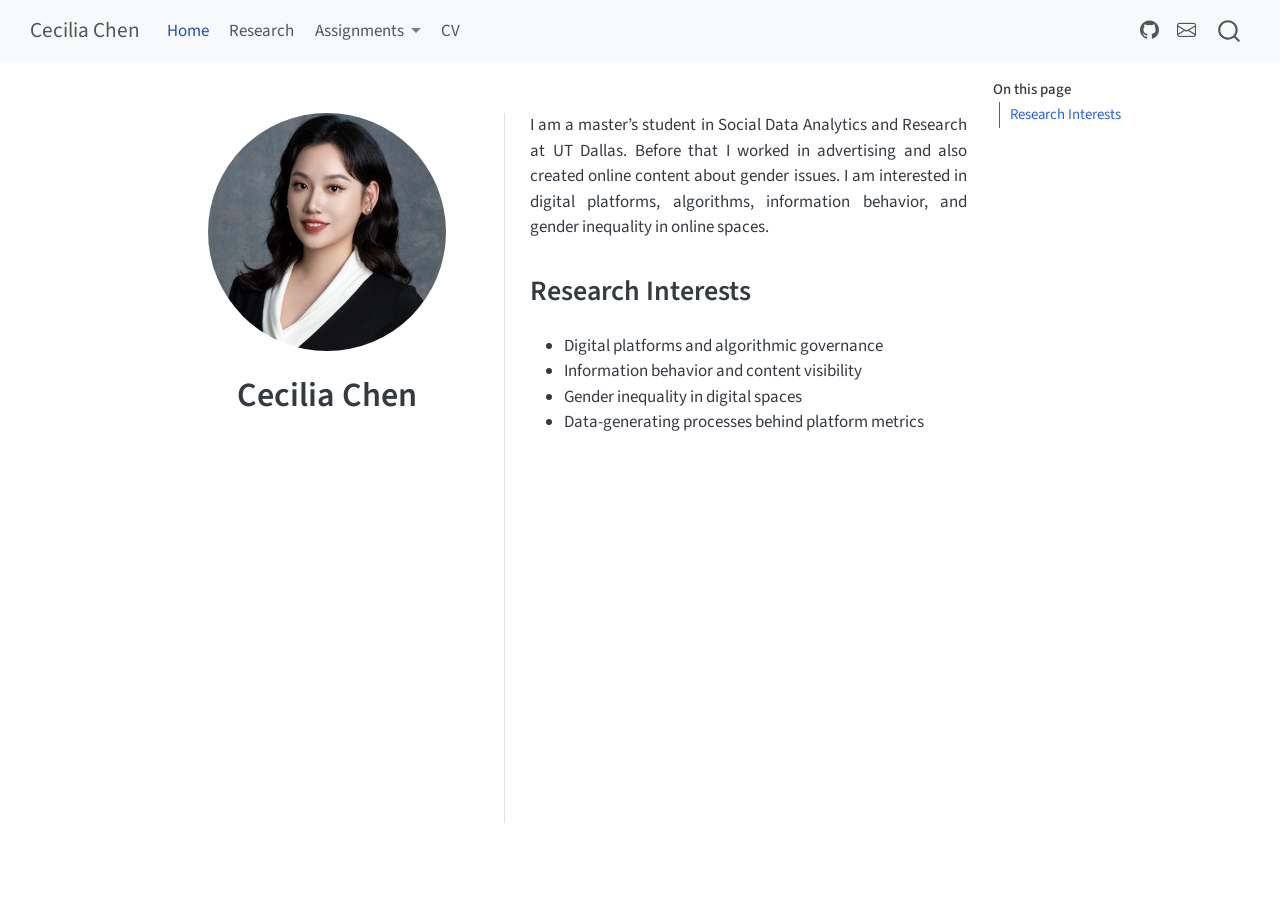
<file: docs/index.html>
<!DOCTYPE html>
<html xmlns="http://www.w3.org/1999/xhtml" lang="en" xml:lang="en"><head>

<meta charset="utf-8">
<meta name="generator" content="quarto-1.10.18">

<meta name="viewport" content="width=device-width, initial-scale=1.0, user-scalable=yes">


<title>Cecilia Chen</title>
<style>
/* Default styles provided by pandoc.
** See https://pandoc.org/MANUAL.html#variables-for-html for config info.
*/
span.smallcaps{font-variant: small-caps;}
div.columns{display: flex; gap: 1.5em;}
div.column{flex: auto;}
@media screen {
div.columns{gap: min(4vw, 1.5em);}
div.column{overflow-x: auto;}
}
div.hanging-indent{margin-left: 1.5em; text-indent: -1.5em;}
ul.task-list{list-style: none;}
ul.task-list li input[type="checkbox"] {
  width: 0.8em;
  margin: 0 0.8em 0.2em -1em; /* quarto-specific, see https://github.com/quarto-dev/quarto-cli/issues/4556 */ 
  vertical-align: middle;
}
</style>


<script src="site_libs/quarto-nav/quarto-nav.js"></script>
<script src="site_libs/quarto-nav/headroom.min.js"></script>
<script src="site_libs/clipboard/clipboard.min.js"></script>
<script src="site_libs/quarto-search/autocomplete.umd.js"></script>
<script src="site_libs/quarto-search/fuse.min.js"></script>
<script src="site_libs/quarto-search/quarto-search.js"></script>
<meta name="quarto:offset" content="./">
<script src="site_libs/quarto-html/quarto.js" type="module"></script>
<script src="site_libs/quarto-html/tabsets/tabsets.js" type="module"></script>
<script src="site_libs/quarto-html/popper.min.js"></script>
<script src="site_libs/quarto-html/tippy.umd.min.js"></script>
<link href="site_libs/quarto-html/tippy.css" rel="stylesheet">
<link href="site_libs/quarto-html/quarto-syntax-highlighting-64a204ab8560d761af7679ceaba22944.css" rel="stylesheet" id="quarto-text-highlighting-styles">
<script src="site_libs/bootstrap/bootstrap.min.js"></script>
<link href="site_libs/bootstrap/bootstrap-icons.css" rel="stylesheet">
<link href="site_libs/bootstrap/bootstrap-445b8638c3d06994fee0907d791121c4.min.css" rel="stylesheet" append-hash="true" id="quarto-bootstrap" data-mode="light">
<script id="quarto-search-options" type="application/json">{
  "location": "navbar",
  "copy-button": false,
  "collapse-after": 3,
  "panel-placement": "end",
  "type": "overlay",
  "limit": 50,
  "keyboard-shortcut": [
    "f",
    "/",
    "s"
  ],
  "show-item-context": false,
  "language": {
    "search-no-results-text": "No results",
    "search-matching-documents-text": "matching documents",
    "search-copy-link-title": "Copy link to search",
    "search-hide-matches-text": "Hide additional matches",
    "search-more-match-text": "more match in this document",
    "search-more-matches-text": "more matches in this document",
    "search-clear-button-title": "Clear",
    "search-text-placeholder": "",
    "search-detached-cancel-button-title": "Cancel",
    "search-submit-button-title": "Submit",
    "search-label": "Search"
  }
}</script>


<link rel="stylesheet" href="styles.css">
</head>

<body class="nav-fixed quarto-light">

<div id="quarto-search-results"></div>
  <header id="quarto-header" class="headroom fixed-top">
    <nav class="navbar navbar-expand-lg " data-bs-theme="dark">
      <div class="navbar-container container-fluid">
      <div class="navbar-brand-container mx-auto">
    <a class="navbar-brand" href="./index.html">
    <span class="navbar-title">Cecilia Chen</span>
    </a>
  </div>
            <div id="quarto-search" class="" title="Search"></div>
          <button class="navbar-toggler" type="button" data-bs-toggle="collapse" data-bs-target="#navbarCollapse" aria-controls="navbarCollapse" role="menu" aria-expanded="false" aria-label="Toggle navigation" onclick="if (window.quartoToggleHeadroom) { window.quartoToggleHeadroom(); }">
  <span class="navbar-toggler-icon"></span>
</button>
          <div class="collapse navbar-collapse" id="navbarCollapse">
            <ul class="navbar-nav navbar-nav-scroll me-auto">
  <li class="nav-item">
    <a class="nav-link active" href="./index.html" aria-current="page"> 
<span class="menu-text">Home</span></a>
  </li>  
  <li class="nav-item">
    <a class="nav-link" href="./research.html"> 
<span class="menu-text">Research</span></a>
  </li>  
  <li class="nav-item dropdown ">
    <a class="nav-link dropdown-toggle" href="#" id="nav-menu-assignments" role="link" data-bs-toggle="dropdown" aria-expanded="false">
 <span class="menu-text">Assignments</span>
    </a>
    <ul class="dropdown-menu" aria-labelledby="nav-menu-assignments">    
        <li>
    <a class="dropdown-item" href="./assign01.html">
 <span class="dropdown-text">Assignment 1: Website Design Note</span></a>
  </li>  
        <li>
    <a class="dropdown-item" href="./assign02.html">
 <span class="dropdown-text">Assignment 2: Google Trends</span></a>
  </li>  
        <li>
    <a class="dropdown-item" href="./assign03.html">
 <span class="dropdown-text">Assignment 3: ACS via tidycensus</span></a>
  </li>  
        <li>
    <a class="dropdown-item" href="./assign04.html">
 <span class="dropdown-text">Assignment 4: Webscraping 1</span></a>
  </li>  
        <li>
    <a class="dropdown-item" href="./assign05.html">
 <span class="dropdown-text">Assignment 5: Government Data API</span></a>
  </li>  
        <li>
    <a class="dropdown-item" href="./assign06.html">
 <span class="dropdown-text">Assignment 6: Text Analytics with quanteda</span></a>
  </li>  
        <li>
    <a class="dropdown-item" href="./workshop_scraping.html">
 <span class="dropdown-text">Web Scraping Workshop</span></a>
  </li>  
    </ul>
  </li>
  <li class="nav-item">
    <a class="nav-link" href="./cv.html"> 
<span class="menu-text">CV</span></a>
  </li>  
</ul>
            <ul class="navbar-nav navbar-nav-scroll ms-auto">
  <li class="nav-item compact">
    <a class="nav-link" href="https://github.com/chen-cecilia"> <i class="bi bi-github" role="img">
</i> 
<span class="menu-text"></span></a>
  </li>  
  <li class="nav-item compact">
    <a class="nav-link" href="mailto:dal801123@utdallas.edu"> <i class="bi bi-envelope" role="img">
</i> 
<span class="menu-text"></span></a>
  </li>  
</ul>
          </div> <!-- /navcollapse -->
            <div class="quarto-navbar-tools">
</div>
      </div> <!-- /container-fluid -->
    </nav>
</header>
<!-- content -->
<div id="quarto-content" class="quarto-container page-columns page-rows-contents page-layout-article page-navbar">
<!-- sidebar -->
<!-- margin-sidebar -->
    <div id="quarto-margin-sidebar" class="sidebar margin-sidebar">
        <nav id="TOC" role="doc-toc" class="toc-active">
    <h2 id="toc-title">On this page</h2>
  <ul>
  <li><a href="#research-interests" id="toc-research-interests" class="nav-link active" data-scroll-target="#research-interests">Research Interests</a></li>
  </ul>
</nav>
    </div>
<!-- main -->
<div class="quarto-about-trestles">
  <div class="about-entity">
    <img src="images/profile.jpg" class="about-image
  round " style="height: 14em; width: 14em;">
<header id="title-block-header" class="quarto-title-block default">
<div class="quarto-title">
<h1 class="title">Cecilia Chen</h1>
</div>
<div class="quarto-title-meta">
  </div>
</header>
  </div>
  <div class="about-contents"><main class="content" id="quarto-document-content">

<p>I am a master’s student in Social Data Analytics and Research at UT Dallas. Before that I worked in advertising and also created online content about gender issues. I am interested in digital platforms, algorithms, information behavior, and gender inequality in online spaces.</p>
<section id="research-interests" class="level2">
<h2 data-anchor-id="research-interests">Research Interests</h2>
<ul>
<li>Digital platforms and algorithmic governance<br>
</li>
<li>Information behavior and content visibility<br>
</li>
<li>Gender inequality in digital spaces<br>
</li>
<li>Data-generating processes behind platform metrics</li>
</ul>


</section>
</main></div>
</div>
 <!-- /main -->
<script id="quarto-html-after-body" type="application/javascript">
  window.document.addEventListener("DOMContentLoaded", function (event) {
    const isCodeAnnotation = (el) => {
      for (const clz of el.classList) {
        if (clz.startsWith('code-annotation-')) {                     
          return true;
        }
      }
      return false;
    }
    const onCopySuccess = function(e) {
      // button target
      const button = e.trigger;
      // don't keep focus
      button.blur();
      // flash "checked"
      button.classList.add('code-copy-button-checked');
      var currentTitle = button.getAttribute("title");
      button.setAttribute("title", "Copied!");
      let tooltip;
      if (window.bootstrap) {
        button.setAttribute("data-bs-toggle", "tooltip");
        button.setAttribute("data-bs-placement", "left");
        button.setAttribute("data-bs-title", "Copied!");
        tooltip = new bootstrap.Tooltip(button, 
          { trigger: "manual", 
            customClass: "code-copy-button-tooltip",
            offset: [0, -8]});
        tooltip.show();    
      }
      setTimeout(function() {
        if (tooltip) {
          tooltip.hide();
          button.removeAttribute("data-bs-title");
          button.removeAttribute("data-bs-toggle");
          button.removeAttribute("data-bs-placement");
        }
        button.setAttribute("title", currentTitle);
        button.classList.remove('code-copy-button-checked');
      }, 1000);
      // clear code selection
      e.clearSelection();
    }
    const getTextToCopy = function(trigger) {
      const outerScaffold = trigger.parentElement.cloneNode(true);
      const codeEl = outerScaffold.querySelector('code');
      for (const childEl of codeEl.children) {
        if (isCodeAnnotation(childEl)) {
          childEl.remove();
        }
      }
      return codeEl.innerText;
    }
    const clipboard = new window.ClipboardJS('.code-copy-button:not([data-in-quarto-modal])', {
      text: getTextToCopy
    });
    clipboard.on('success', onCopySuccess);
    if (window.document.getElementById('quarto-embedded-source-code-modal')) {
      const clipboardModal = new window.ClipboardJS('.code-copy-button[data-in-quarto-modal]', {
        text: getTextToCopy,
        container: window.document.getElementById('quarto-embedded-source-code-modal')
      });
      clipboardModal.on('success', onCopySuccess);
    }
      var localhostRegex = new RegExp(/^(?:http|https):\/\/localhost\:?[0-9]*\//);
      var mailtoRegex = new RegExp(/^mailto:/);
        var filterRegex = new RegExp('/' + window.location.host + '/');
      var isInternal = (href) => {
          return filterRegex.test(href) || localhostRegex.test(href) || mailtoRegex.test(href);
      }
      // Inspect non-navigation links and adorn them if external
     var links = window.document.querySelectorAll('a[href]:not(.nav-link):not(.navbar-brand):not(.toc-action):not(.sidebar-link):not(.sidebar-item-toggle):not(.pagination-link):not(.no-external):not([aria-hidden]):not(.dropdown-item):not(.quarto-navigation-tool):not(.about-link)');
      for (var i=0; i<links.length; i++) {
        const link = links[i];
        if (!isInternal(link.href)) {
          // undo the damage that might have been done by quarto-nav.js in the case of
          // links that we want to consider external
          if (link.dataset.originalHref !== undefined) {
            link.href = link.dataset.originalHref;
          }
        }
      }
    function tippyHover(el, contentFn, onTriggerFn, onUntriggerFn) {
      const config = {
        allowHTML: true,
        maxWidth: 500,
        delay: 100,
        arrow: false,
        appendTo: function(el) {
            return el.parentElement;
        },
        interactive: true,
        interactiveBorder: 10,
        theme: 'quarto',
        placement: 'bottom-start',
      };
      if (contentFn) {
        config.content = contentFn;
      }
      if (onTriggerFn) {
        config.onTrigger = onTriggerFn;
      }
      if (onUntriggerFn) {
        config.onUntrigger = onUntriggerFn;
      }
      window.tippy(el, config); 
    }
    const noterefs = window.document.querySelectorAll('a[role="doc-noteref"]');
    for (var i=0; i<noterefs.length; i++) {
      const ref = noterefs[i];
      tippyHover(ref, function() {
        // use id or data attribute instead here
        let href = ref.getAttribute('data-footnote-href') || ref.getAttribute('href');
        try { href = new URL(href).hash; } catch {}
        const id = href.replace(/^#\/?/, "");
        const note = window.document.getElementById(id);
        if (note) {
          return note.innerHTML;
        } else {
          return "";
        }
      });
    }
    const xrefs = window.document.querySelectorAll('a.quarto-xref');
    const processXRef = (id, note) => {
      // Strip column container classes
      const stripColumnClz = (el) => {
        el.classList.remove("page-full", "page-columns");
        if (el.children) {
          for (const child of el.children) {
            stripColumnClz(child);
          }
        }
      }
      stripColumnClz(note)
      if (id === null || id.startsWith('sec-')) {
        // Special case sections, only their first couple elements
        const container = document.createElement("div");
        if (note.children && note.children.length > 2) {
          container.appendChild(note.children[0].cloneNode(true));
          for (let i = 1; i < note.children.length; i++) {
            const child = note.children[i];
            if (child.tagName === "P" && child.innerText === "") {
              continue;
            } else {
              container.appendChild(child.cloneNode(true));
              break;
            }
          }
          if (window.Quarto?.typesetMath) {
            window.Quarto.typesetMath(container);
          }
          return container.innerHTML
        } else {
          if (window.Quarto?.typesetMath) {
            window.Quarto.typesetMath(note);
          }
          return note.innerHTML;
        }
      } else {
        // Remove any anchor links if they are present
        const anchorLink = note.querySelector('a.anchorjs-link');
        if (anchorLink) {
          anchorLink.remove();
        }
        if (window.Quarto?.typesetMath) {
          window.Quarto.typesetMath(note);
        }
        if (note.classList.contains("callout")) {
          return note.outerHTML;
        } else {
          return note.innerHTML;
        }
      }
    }
    for (var i=0; i<xrefs.length; i++) {
      const xref = xrefs[i];
      tippyHover(xref, undefined, function(instance) {
        instance.disable();
        let url = xref.getAttribute('href');
        let hash = undefined; 
        if (url.startsWith('#')) {
          hash = url;
        } else {
          try { hash = new URL(url).hash; } catch {}
        }
        if (hash) {
          const id = hash.replace(/^#\/?/, "");
          const note = window.document.getElementById(id);
          if (note !== null) {
            try {
              const html = processXRef(id, note.cloneNode(true));
              instance.setContent(html);
            } finally {
              instance.enable();
              instance.show();
            }
          } else {
            // See if we can fetch this
            fetch(url.split('#')[0])
            .then(res => res.text())
            .then(html => {
              const parser = new DOMParser();
              const htmlDoc = parser.parseFromString(html, "text/html");
              const note = htmlDoc.getElementById(id);
              if (note !== null) {
                const html = processXRef(id, note);
                instance.setContent(html);
              } 
            }).finally(() => {
              instance.enable();
              instance.show();
            });
          }
        } else {
          // See if we can fetch a full url (with no hash to target)
          // This is a special case and we should probably do some content thinning / targeting
          fetch(url)
          .then(res => res.text())
          .then(html => {
            const parser = new DOMParser();
            const htmlDoc = parser.parseFromString(html, "text/html");
            const note = htmlDoc.querySelector('main.content');
            if (note !== null) {
              // This should only happen for chapter cross references
              // (since there is no id in the URL)
              // remove the first header
              if (note.children.length > 0 && note.children[0].tagName === "HEADER") {
                note.children[0].remove();
              }
              const html = processXRef(null, note);
              instance.setContent(html);
            } 
          }).finally(() => {
            instance.enable();
            instance.show();
          });
        }
      }, function(instance) {
      });
    }
        let selectedAnnoteEl;
        const selectorForAnnotation = ( cell, annotation) => {
          let cellAttr = 'data-code-cell="' + cell + '"';
          let lineAttr = 'data-code-annotation="' +  annotation + '"';
          const selector = 'span[' + cellAttr + '][' + lineAttr + ']';
          return selector;
        }
        const selectCodeLines = (annoteEl) => {
          const doc = window.document;
          const targetCell = annoteEl.getAttribute("data-target-cell");
          const targetAnnotation = annoteEl.getAttribute("data-target-annotation");
          const annoteSpan = window.document.querySelector(selectorForAnnotation(targetCell, targetAnnotation));
          const lines = annoteSpan.getAttribute("data-code-lines").split(",");
          const lineIds = lines.map((line) => {
            return targetCell + "-" + line;
          })
          let top = null;
          let height = null;
          let parent = null;
          if (lineIds.length > 0) {
              //compute the position of the single el (top and bottom and make a div)
              const el = window.document.getElementById(lineIds[0]);
              top = el.offsetTop;
              height = el.offsetHeight;
              parent = el.parentElement.parentElement;
            if (lineIds.length > 1) {
              const lastEl = window.document.getElementById(lineIds[lineIds.length - 1]);
              const bottom = lastEl.offsetTop + lastEl.offsetHeight;
              height = bottom - top;
            }
            if (top !== null && height !== null && parent !== null) {
              // cook up a div (if necessary) and position it 
              let div = window.document.getElementById("code-annotation-line-highlight");
              if (div === null) {
                div = window.document.createElement("div");
                div.setAttribute("id", "code-annotation-line-highlight");
                div.style.position = 'absolute';
                parent.appendChild(div);
              }
              div.style.top = top - 2 + "px";
              div.style.height = height + 4 + "px";
              div.style.left = 0;
              let gutterDiv = window.document.getElementById("code-annotation-line-highlight-gutter");
              if (gutterDiv === null) {
                gutterDiv = window.document.createElement("div");
                gutterDiv.setAttribute("id", "code-annotation-line-highlight-gutter");
                gutterDiv.style.position = 'absolute';
                const codeCell = window.document.getElementById(targetCell);
                const gutter = codeCell.querySelector('.code-annotation-gutter');
                gutter.appendChild(gutterDiv);
              }
              gutterDiv.style.top = top - 2 + "px";
              gutterDiv.style.height = height + 4 + "px";
            }
            selectedAnnoteEl = annoteEl;
          }
        };
        const unselectCodeLines = () => {
          const elementsIds = ["code-annotation-line-highlight", "code-annotation-line-highlight-gutter"];
          elementsIds.forEach((elId) => {
            const div = window.document.getElementById(elId);
            if (div) {
              div.remove();
            }
          });
          selectedAnnoteEl = undefined;
        };
          // Handle positioning of the toggle
      window.addEventListener(
        "resize",
        throttle(() => {
          elRect = undefined;
          if (selectedAnnoteEl) {
            selectCodeLines(selectedAnnoteEl);
          }
        }, 10)
      );
      function throttle(fn, ms) {
      let throttle = false;
      let timer;
        return (...args) => {
          if(!throttle) { // first call gets through
              fn.apply(this, args);
              throttle = true;
          } else { // all the others get throttled
              if(timer) clearTimeout(timer); // cancel #2
              timer = setTimeout(() => {
                fn.apply(this, args);
                timer = throttle = false;
              }, ms);
          }
        };
      }
        // Attach click handler to the DT
        const annoteDls = window.document.querySelectorAll('dt[data-target-cell]');
        for (const annoteDlNode of annoteDls) {
          annoteDlNode.addEventListener('click', (event) => {
            const clickedEl = event.target;
            if (clickedEl !== selectedAnnoteEl) {
              unselectCodeLines();
              const activeEl = window.document.querySelector('dt[data-target-cell].code-annotation-active');
              if (activeEl) {
                activeEl.classList.remove('code-annotation-active');
              }
              selectCodeLines(clickedEl);
              clickedEl.classList.add('code-annotation-active');
            } else {
              // Unselect the line
              unselectCodeLines();
              clickedEl.classList.remove('code-annotation-active');
            }
          });
        }
    const findCites = (el) => {
      const parentEl = el.parentElement;
      if (parentEl) {
        const cites = parentEl.dataset.cites;
        if (cites) {
          return {
            el,
            cites: cites.split(' ')
          };
        } else {
          return findCites(el.parentElement)
        }
      } else {
        return undefined;
      }
    };
    var bibliorefs = window.document.querySelectorAll('a[role="doc-biblioref"]');
    for (var i=0; i<bibliorefs.length; i++) {
      const ref = bibliorefs[i];
      const citeInfo = findCites(ref);
      if (citeInfo) {
        tippyHover(citeInfo.el, function() {
          var popup = window.document.createElement('div');
          citeInfo.cites.forEach(function(cite) {
            var citeDiv = window.document.createElement('div');
            citeDiv.classList.add('hanging-indent');
            citeDiv.classList.add('csl-entry');
            var biblioDiv = window.document.getElementById('ref-' + cite);
            if (biblioDiv) {
              citeDiv.innerHTML = biblioDiv.innerHTML;
            }
            popup.appendChild(citeDiv);
          });
          return popup.innerHTML;
        });
      }
    }
  });
  </script>
</div> <!-- /content -->




</body></html>
</file>
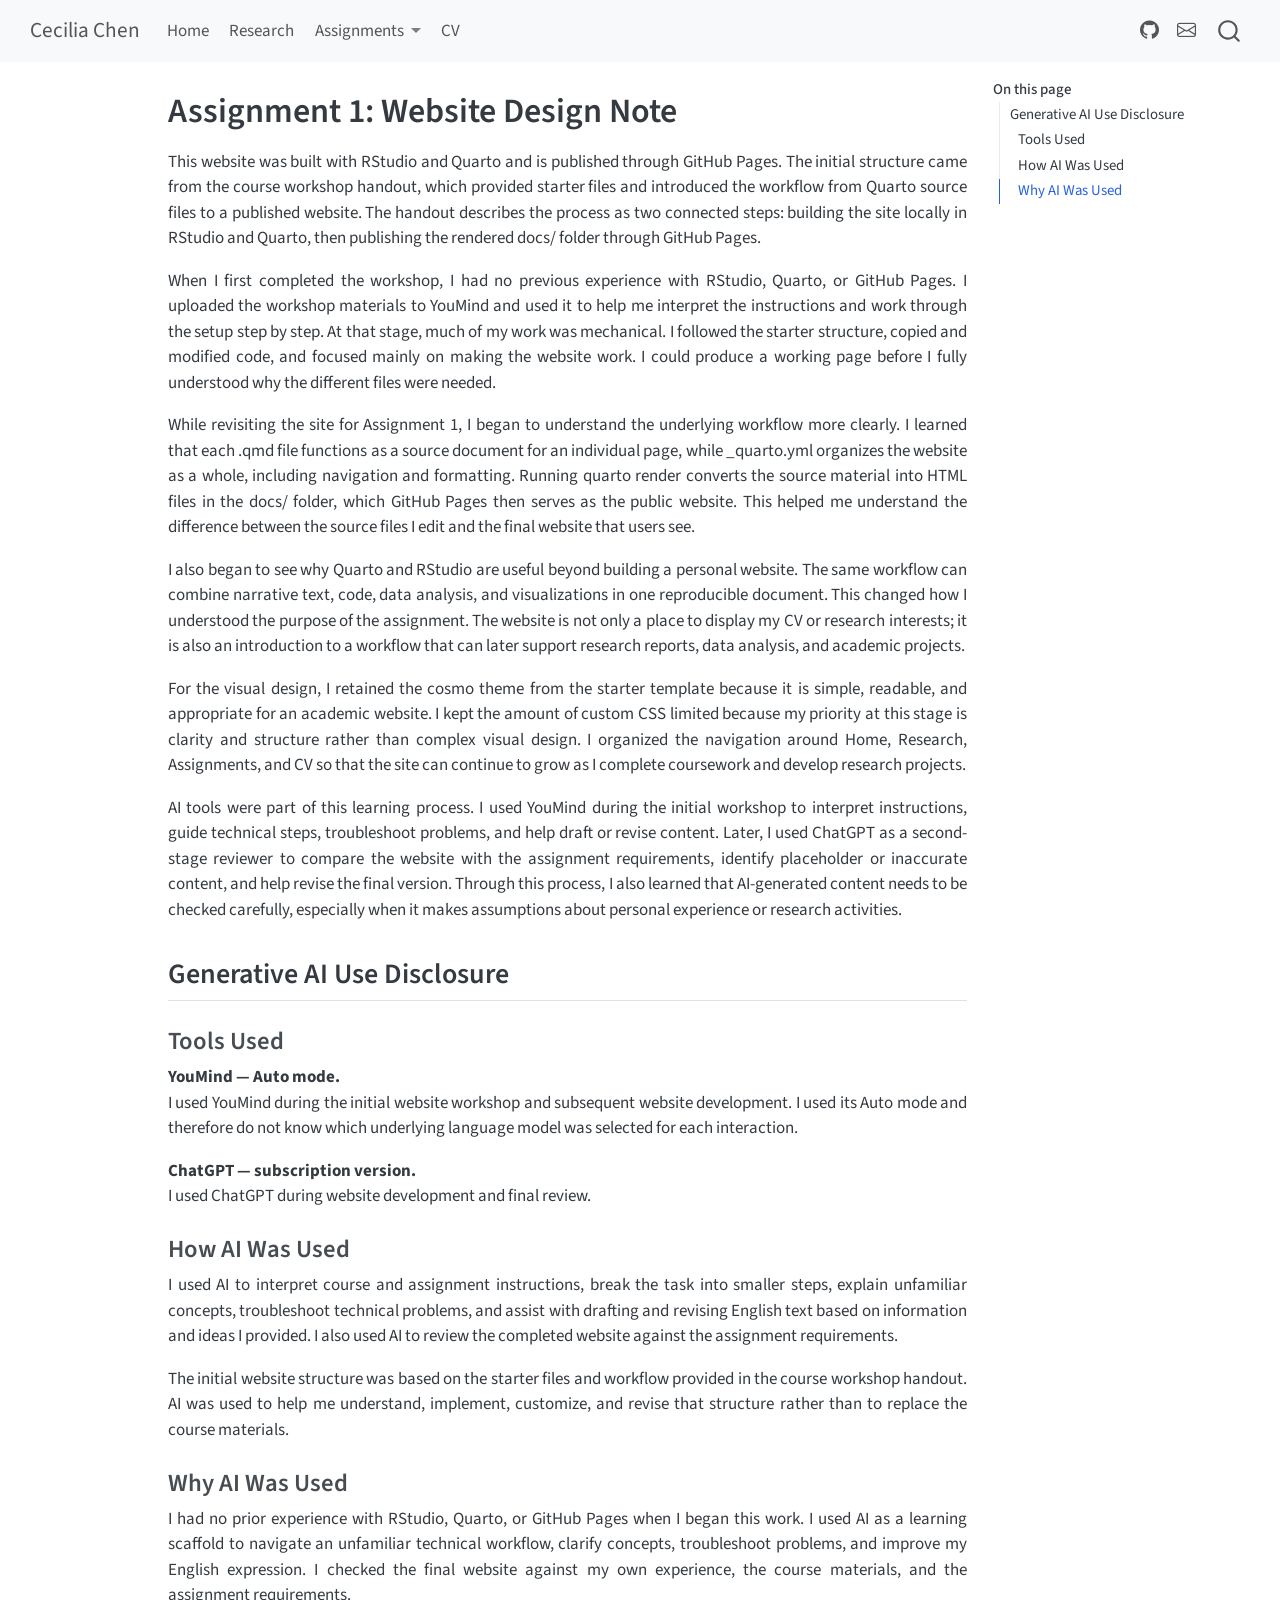
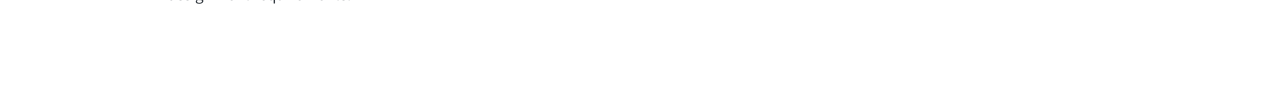
<file: docs/assign01.html>
<!DOCTYPE html>
<html xmlns="http://www.w3.org/1999/xhtml" lang="en" xml:lang="en"><head>

<meta charset="utf-8">
<meta name="generator" content="quarto-1.10.18">

<meta name="viewport" content="width=device-width, initial-scale=1.0, user-scalable=yes">


<title>Assignment 1: Website Design Note – Cecilia Chen</title>
<style>
/* Default styles provided by pandoc.
** See https://pandoc.org/MANUAL.html#variables-for-html for config info.
*/
span.smallcaps{font-variant: small-caps;}
div.columns{display: flex; gap: 1.5em;}
div.column{flex: auto;}
@media screen {
div.columns{gap: min(4vw, 1.5em);}
div.column{overflow-x: auto;}
}
div.hanging-indent{margin-left: 1.5em; text-indent: -1.5em;}
ul.task-list{list-style: none;}
ul.task-list li input[type="checkbox"] {
  width: 0.8em;
  margin: 0 0.8em 0.2em -1em; /* quarto-specific, see https://github.com/quarto-dev/quarto-cli/issues/4556 */ 
  vertical-align: middle;
}
</style>


<script src="site_libs/quarto-nav/quarto-nav.js"></script>
<script src="site_libs/quarto-nav/headroom.min.js"></script>
<script src="site_libs/clipboard/clipboard.min.js"></script>
<script src="site_libs/quarto-search/autocomplete.umd.js"></script>
<script src="site_libs/quarto-search/fuse.min.js"></script>
<script src="site_libs/quarto-search/quarto-search.js"></script>
<meta name="quarto:offset" content="./">
<script src="site_libs/quarto-html/quarto.js" type="module"></script>
<script src="site_libs/quarto-html/tabsets/tabsets.js" type="module"></script>
<script src="site_libs/quarto-html/popper.min.js"></script>
<script src="site_libs/quarto-html/tippy.umd.min.js"></script>
<script src="site_libs/quarto-html/anchor.min.js"></script>
<link href="site_libs/quarto-html/tippy.css" rel="stylesheet">
<link href="site_libs/quarto-html/quarto-syntax-highlighting-64a204ab8560d761af7679ceaba22944.css" rel="stylesheet" id="quarto-text-highlighting-styles">
<script src="site_libs/bootstrap/bootstrap.min.js"></script>
<link href="site_libs/bootstrap/bootstrap-icons.css" rel="stylesheet">
<link href="site_libs/bootstrap/bootstrap-445b8638c3d06994fee0907d791121c4.min.css" rel="stylesheet" append-hash="true" id="quarto-bootstrap" data-mode="light">
<script id="quarto-search-options" type="application/json">{
  "location": "navbar",
  "copy-button": false,
  "collapse-after": 3,
  "panel-placement": "end",
  "type": "overlay",
  "limit": 50,
  "keyboard-shortcut": [
    "f",
    "/",
    "s"
  ],
  "show-item-context": false,
  "language": {
    "search-no-results-text": "No results",
    "search-matching-documents-text": "matching documents",
    "search-copy-link-title": "Copy link to search",
    "search-hide-matches-text": "Hide additional matches",
    "search-more-match-text": "more match in this document",
    "search-more-matches-text": "more matches in this document",
    "search-clear-button-title": "Clear",
    "search-text-placeholder": "",
    "search-detached-cancel-button-title": "Cancel",
    "search-submit-button-title": "Submit",
    "search-label": "Search"
  }
}</script>


<link rel="stylesheet" href="styles.css">
</head>

<body class="nav-fixed quarto-light">

<div id="quarto-search-results"></div>
  <header id="quarto-header" class="headroom fixed-top">
    <nav class="navbar navbar-expand-lg " data-bs-theme="dark">
      <div class="navbar-container container-fluid">
      <div class="navbar-brand-container mx-auto">
    <a class="navbar-brand" href="./index.html">
    <span class="navbar-title">Cecilia Chen</span>
    </a>
  </div>
            <div id="quarto-search" class="" title="Search"></div>
          <button class="navbar-toggler" type="button" data-bs-toggle="collapse" data-bs-target="#navbarCollapse" aria-controls="navbarCollapse" role="menu" aria-expanded="false" aria-label="Toggle navigation" onclick="if (window.quartoToggleHeadroom) { window.quartoToggleHeadroom(); }">
  <span class="navbar-toggler-icon"></span>
</button>
          <div class="collapse navbar-collapse" id="navbarCollapse">
            <ul class="navbar-nav navbar-nav-scroll me-auto">
  <li class="nav-item">
    <a class="nav-link" href="./index.html"> 
<span class="menu-text">Home</span></a>
  </li>  
  <li class="nav-item">
    <a class="nav-link" href="./research.html"> 
<span class="menu-text">Research</span></a>
  </li>  
  <li class="nav-item dropdown ">
    <a class="nav-link dropdown-toggle" href="#" id="nav-menu-assignments" role="link" data-bs-toggle="dropdown" aria-expanded="false">
 <span class="menu-text">Assignments</span>
    </a>
    <ul class="dropdown-menu" aria-labelledby="nav-menu-assignments">    
        <li>
    <a class="dropdown-item" href="./assign01.html">
 <span class="dropdown-text">Assignment 1: Website Design Note</span></a>
  </li>  
        <li>
    <a class="dropdown-item" href="./assign02.html">
 <span class="dropdown-text">Assignment 2: Google Trends</span></a>
  </li>  
        <li>
    <a class="dropdown-item" href="./assign03.html">
 <span class="dropdown-text">Assignment 3: ACS via tidycensus</span></a>
  </li>  
        <li>
    <a class="dropdown-item" href="./assign04.html">
 <span class="dropdown-text">Assignment 4: Webscraping 1</span></a>
  </li>  
        <li>
    <a class="dropdown-item" href="./assign05.html">
 <span class="dropdown-text">Assignment 5: Government Data API</span></a>
  </li>  
        <li>
    <a class="dropdown-item" href="./assign06.html">
 <span class="dropdown-text">Assignment 6: Text Analytics with quanteda</span></a>
  </li>  
        <li>
    <a class="dropdown-item" href="./workshop_scraping.html">
 <span class="dropdown-text">Web Scraping Workshop</span></a>
  </li>  
    </ul>
  </li>
  <li class="nav-item">
    <a class="nav-link" href="./cv.html"> 
<span class="menu-text">CV</span></a>
  </li>  
</ul>
            <ul class="navbar-nav navbar-nav-scroll ms-auto">
  <li class="nav-item compact">
    <a class="nav-link" href="https://github.com/chen-cecilia"> <i class="bi bi-github" role="img">
</i> 
<span class="menu-text"></span></a>
  </li>  
  <li class="nav-item compact">
    <a class="nav-link" href="mailto:dal801123@utdallas.edu"> <i class="bi bi-envelope" role="img">
</i> 
<span class="menu-text"></span></a>
  </li>  
</ul>
          </div> <!-- /navcollapse -->
            <div class="quarto-navbar-tools">
</div>
      </div> <!-- /container-fluid -->
    </nav>
</header>
<!-- content -->
<div id="quarto-content" class="quarto-container page-columns page-rows-contents page-layout-article page-navbar">
<!-- sidebar -->
<!-- margin-sidebar -->
    <div id="quarto-margin-sidebar" class="sidebar margin-sidebar">
        <nav id="TOC" role="doc-toc" class="toc-active">
    <h2 id="toc-title">On this page</h2>
   
  <ul>
  <li><a href="#generative-ai-use-disclosure" id="toc-generative-ai-use-disclosure" class="nav-link active" data-scroll-target="#generative-ai-use-disclosure">Generative AI Use Disclosure</a>
  <ul class="collapse">
  <li><a href="#tools-used" id="toc-tools-used" class="nav-link" data-scroll-target="#tools-used">Tools Used</a></li>
  <li><a href="#how-ai-was-used" id="toc-how-ai-was-used" class="nav-link" data-scroll-target="#how-ai-was-used">How AI Was Used</a></li>
  <li><a href="#why-ai-was-used" id="toc-why-ai-was-used" class="nav-link" data-scroll-target="#why-ai-was-used">Why AI Was Used</a></li>
  </ul></li>
  </ul>
</nav>
    </div>
<!-- main -->
<main class="content" id="quarto-document-content">

<header id="title-block-header" class="quarto-title-block default">
<div class="quarto-title">
<h1 class="title">Assignment 1: Website Design Note</h1>
</div>



<div class="quarto-title-meta">

    
  
    
  </div>
  


</header>


<p>This website was built with RStudio and Quarto and is published through GitHub Pages. The initial structure came from the course workshop handout, which provided starter files and introduced the workflow from Quarto source files to a published website. The handout describes the process as two connected steps: building the site locally in RStudio and Quarto, then publishing the rendered docs/ folder through GitHub Pages.</p>
<p>When I first completed the workshop, I had no previous experience with RStudio, Quarto, or GitHub Pages. I uploaded the workshop materials to YouMind and used it to help me interpret the instructions and work through the setup step by step. At that stage, much of my work was mechanical. I followed the starter structure, copied and modified code, and focused mainly on making the website work. I could produce a working page before I fully understood why the different files were needed.</p>
<p>While revisiting the site for Assignment 1, I began to understand the underlying workflow more clearly. I learned that each .qmd file functions as a source document for an individual page, while _quarto.yml organizes the website as a whole, including navigation and formatting. Running quarto render converts the source material into HTML files in the docs/ folder, which GitHub Pages then serves as the public website. This helped me understand the difference between the source files I edit and the final website that users see.</p>
<p>I also began to see why Quarto and RStudio are useful beyond building a personal website. The same workflow can combine narrative text, code, data analysis, and visualizations in one reproducible document. This changed how I understood the purpose of the assignment. The website is not only a place to display my CV or research interests; it is also an introduction to a workflow that can later support research reports, data analysis, and academic projects.</p>
<p>For the visual design, I retained the cosmo theme from the starter template because it is simple, readable, and appropriate for an academic website. I kept the amount of custom CSS limited because my priority at this stage is clarity and structure rather than complex visual design. I organized the navigation around Home, Research, Assignments, and CV so that the site can continue to grow as I complete coursework and develop research projects.</p>
<p>AI tools were part of this learning process. I used YouMind during the initial workshop to interpret instructions, guide technical steps, troubleshoot problems, and help draft or revise content. Later, I used ChatGPT as a second-stage reviewer to compare the website with the assignment requirements, identify placeholder or inaccurate content, and help revise the final version. Through this process, I also learned that AI-generated content needs to be checked carefully, especially when it makes assumptions about personal experience or research activities.</p>
<section id="generative-ai-use-disclosure" class="level2">
<h2 class="anchored" data-anchor-id="generative-ai-use-disclosure">Generative AI Use Disclosure</h2>
<section id="tools-used" class="level3">
<h3 class="anchored" data-anchor-id="tools-used">Tools Used</h3>
<p><strong>YouMind — Auto mode.</strong><br>
I used YouMind during the initial website workshop and subsequent website development. I used its Auto mode and therefore do not know which underlying language model was selected for each interaction.</p>
<p><strong>ChatGPT — subscription version.</strong><br>
I used ChatGPT during website development and final review.</p>
</section>
<section id="how-ai-was-used" class="level3">
<h3 class="anchored" data-anchor-id="how-ai-was-used">How AI Was Used</h3>
<p>I used AI to interpret course and assignment instructions, break the task into smaller steps, explain unfamiliar concepts, troubleshoot technical problems, and assist with drafting and revising English text based on information and ideas I provided. I also used AI to review the completed website against the assignment requirements.</p>
<p>The initial website structure was based on the starter files and workflow provided in the course workshop handout. AI was used to help me understand, implement, customize, and revise that structure rather than to replace the course materials.</p>
</section>
<section id="why-ai-was-used" class="level3">
<h3 class="anchored" data-anchor-id="why-ai-was-used">Why AI Was Used</h3>
<p>I had no prior experience with RStudio, Quarto, or GitHub Pages when I began this work. I used AI as a learning scaffold to navigate an unfamiliar technical workflow, clarify concepts, troubleshoot problems, and improve my English expression. I checked the final website against my own experience, the course materials, and the assignment requirements.</p>


</section>
</section>

</main> <!-- /main -->
<script id="quarto-html-after-body" type="application/javascript">
  window.document.addEventListener("DOMContentLoaded", function (event) {
    const icon = "";
    const anchorJS = new window.AnchorJS();
    anchorJS.options = {
      placement: 'right',
      icon: icon
    };
    anchorJS.add('.anchored');
    const isCodeAnnotation = (el) => {
      for (const clz of el.classList) {
        if (clz.startsWith('code-annotation-')) {                     
          return true;
        }
      }
      return false;
    }
    const onCopySuccess = function(e) {
      // button target
      const button = e.trigger;
      // don't keep focus
      button.blur();
      // flash "checked"
      button.classList.add('code-copy-button-checked');
      var currentTitle = button.getAttribute("title");
      button.setAttribute("title", "Copied!");
      let tooltip;
      if (window.bootstrap) {
        button.setAttribute("data-bs-toggle", "tooltip");
        button.setAttribute("data-bs-placement", "left");
        button.setAttribute("data-bs-title", "Copied!");
        tooltip = new bootstrap.Tooltip(button, 
          { trigger: "manual", 
            customClass: "code-copy-button-tooltip",
            offset: [0, -8]});
        tooltip.show();    
      }
      setTimeout(function() {
        if (tooltip) {
          tooltip.hide();
          button.removeAttribute("data-bs-title");
          button.removeAttribute("data-bs-toggle");
          button.removeAttribute("data-bs-placement");
        }
        button.setAttribute("title", currentTitle);
        button.classList.remove('code-copy-button-checked');
      }, 1000);
      // clear code selection
      e.clearSelection();
    }
    const getTextToCopy = function(trigger) {
      const outerScaffold = trigger.parentElement.cloneNode(true);
      const codeEl = outerScaffold.querySelector('code');
      for (const childEl of codeEl.children) {
        if (isCodeAnnotation(childEl)) {
          childEl.remove();
        }
      }
      return codeEl.innerText;
    }
    const clipboard = new window.ClipboardJS('.code-copy-button:not([data-in-quarto-modal])', {
      text: getTextToCopy
    });
    clipboard.on('success', onCopySuccess);
    if (window.document.getElementById('quarto-embedded-source-code-modal')) {
      const clipboardModal = new window.ClipboardJS('.code-copy-button[data-in-quarto-modal]', {
        text: getTextToCopy,
        container: window.document.getElementById('quarto-embedded-source-code-modal')
      });
      clipboardModal.on('success', onCopySuccess);
    }
      var localhostRegex = new RegExp(/^(?:http|https):\/\/localhost\:?[0-9]*\//);
      var mailtoRegex = new RegExp(/^mailto:/);
        var filterRegex = new RegExp('/' + window.location.host + '/');
      var isInternal = (href) => {
          return filterRegex.test(href) || localhostRegex.test(href) || mailtoRegex.test(href);
      }
      // Inspect non-navigation links and adorn them if external
     var links = window.document.querySelectorAll('a[href]:not(.nav-link):not(.navbar-brand):not(.toc-action):not(.sidebar-link):not(.sidebar-item-toggle):not(.pagination-link):not(.no-external):not([aria-hidden]):not(.dropdown-item):not(.quarto-navigation-tool):not(.about-link)');
      for (var i=0; i<links.length; i++) {
        const link = links[i];
        if (!isInternal(link.href)) {
          // undo the damage that might have been done by quarto-nav.js in the case of
          // links that we want to consider external
          if (link.dataset.originalHref !== undefined) {
            link.href = link.dataset.originalHref;
          }
        }
      }
    function tippyHover(el, contentFn, onTriggerFn, onUntriggerFn) {
      const config = {
        allowHTML: true,
        maxWidth: 500,
        delay: 100,
        arrow: false,
        appendTo: function(el) {
            return el.parentElement;
        },
        interactive: true,
        interactiveBorder: 10,
        theme: 'quarto',
        placement: 'bottom-start',
      };
      if (contentFn) {
        config.content = contentFn;
      }
      if (onTriggerFn) {
        config.onTrigger = onTriggerFn;
      }
      if (onUntriggerFn) {
        config.onUntrigger = onUntriggerFn;
      }
      window.tippy(el, config); 
    }
    const noterefs = window.document.querySelectorAll('a[role="doc-noteref"]');
    for (var i=0; i<noterefs.length; i++) {
      const ref = noterefs[i];
      tippyHover(ref, function() {
        // use id or data attribute instead here
        let href = ref.getAttribute('data-footnote-href') || ref.getAttribute('href');
        try { href = new URL(href).hash; } catch {}
        const id = href.replace(/^#\/?/, "");
        const note = window.document.getElementById(id);
        if (note) {
          return note.innerHTML;
        } else {
          return "";
        }
      });
    }
    const xrefs = window.document.querySelectorAll('a.quarto-xref');
    const processXRef = (id, note) => {
      // Strip column container classes
      const stripColumnClz = (el) => {
        el.classList.remove("page-full", "page-columns");
        if (el.children) {
          for (const child of el.children) {
            stripColumnClz(child);
          }
        }
      }
      stripColumnClz(note)
      if (id === null || id.startsWith('sec-')) {
        // Special case sections, only their first couple elements
        const container = document.createElement("div");
        if (note.children && note.children.length > 2) {
          container.appendChild(note.children[0].cloneNode(true));
          for (let i = 1; i < note.children.length; i++) {
            const child = note.children[i];
            if (child.tagName === "P" && child.innerText === "") {
              continue;
            } else {
              container.appendChild(child.cloneNode(true));
              break;
            }
          }
          if (window.Quarto?.typesetMath) {
            window.Quarto.typesetMath(container);
          }
          return container.innerHTML
        } else {
          if (window.Quarto?.typesetMath) {
            window.Quarto.typesetMath(note);
          }
          return note.innerHTML;
        }
      } else {
        // Remove any anchor links if they are present
        const anchorLink = note.querySelector('a.anchorjs-link');
        if (anchorLink) {
          anchorLink.remove();
        }
        if (window.Quarto?.typesetMath) {
          window.Quarto.typesetMath(note);
        }
        if (note.classList.contains("callout")) {
          return note.outerHTML;
        } else {
          return note.innerHTML;
        }
      }
    }
    for (var i=0; i<xrefs.length; i++) {
      const xref = xrefs[i];
      tippyHover(xref, undefined, function(instance) {
        instance.disable();
        let url = xref.getAttribute('href');
        let hash = undefined; 
        if (url.startsWith('#')) {
          hash = url;
        } else {
          try { hash = new URL(url).hash; } catch {}
        }
        if (hash) {
          const id = hash.replace(/^#\/?/, "");
          const note = window.document.getElementById(id);
          if (note !== null) {
            try {
              const html = processXRef(id, note.cloneNode(true));
              instance.setContent(html);
            } finally {
              instance.enable();
              instance.show();
            }
          } else {
            // See if we can fetch this
            fetch(url.split('#')[0])
            .then(res => res.text())
            .then(html => {
              const parser = new DOMParser();
              const htmlDoc = parser.parseFromString(html, "text/html");
              const note = htmlDoc.getElementById(id);
              if (note !== null) {
                const html = processXRef(id, note);
                instance.setContent(html);
              } 
            }).finally(() => {
              instance.enable();
              instance.show();
            });
          }
        } else {
          // See if we can fetch a full url (with no hash to target)
          // This is a special case and we should probably do some content thinning / targeting
          fetch(url)
          .then(res => res.text())
          .then(html => {
            const parser = new DOMParser();
            const htmlDoc = parser.parseFromString(html, "text/html");
            const note = htmlDoc.querySelector('main.content');
            if (note !== null) {
              // This should only happen for chapter cross references
              // (since there is no id in the URL)
              // remove the first header
              if (note.children.length > 0 && note.children[0].tagName === "HEADER") {
                note.children[0].remove();
              }
              const html = processXRef(null, note);
              instance.setContent(html);
            } 
          }).finally(() => {
            instance.enable();
            instance.show();
          });
        }
      }, function(instance) {
      });
    }
        let selectedAnnoteEl;
        const selectorForAnnotation = ( cell, annotation) => {
          let cellAttr = 'data-code-cell="' + cell + '"';
          let lineAttr = 'data-code-annotation="' +  annotation + '"';
          const selector = 'span[' + cellAttr + '][' + lineAttr + ']';
          return selector;
        }
        const selectCodeLines = (annoteEl) => {
          const doc = window.document;
          const targetCell = annoteEl.getAttribute("data-target-cell");
          const targetAnnotation = annoteEl.getAttribute("data-target-annotation");
          const annoteSpan = window.document.querySelector(selectorForAnnotation(targetCell, targetAnnotation));
          const lines = annoteSpan.getAttribute("data-code-lines").split(",");
          const lineIds = lines.map((line) => {
            return targetCell + "-" + line;
          })
          let top = null;
          let height = null;
          let parent = null;
          if (lineIds.length > 0) {
              //compute the position of the single el (top and bottom and make a div)
              const el = window.document.getElementById(lineIds[0]);
              top = el.offsetTop;
              height = el.offsetHeight;
              parent = el.parentElement.parentElement;
            if (lineIds.length > 1) {
              const lastEl = window.document.getElementById(lineIds[lineIds.length - 1]);
              const bottom = lastEl.offsetTop + lastEl.offsetHeight;
              height = bottom - top;
            }
            if (top !== null && height !== null && parent !== null) {
              // cook up a div (if necessary) and position it 
              let div = window.document.getElementById("code-annotation-line-highlight");
              if (div === null) {
                div = window.document.createElement("div");
                div.setAttribute("id", "code-annotation-line-highlight");
                div.style.position = 'absolute';
                parent.appendChild(div);
              }
              div.style.top = top - 2 + "px";
              div.style.height = height + 4 + "px";
              div.style.left = 0;
              let gutterDiv = window.document.getElementById("code-annotation-line-highlight-gutter");
              if (gutterDiv === null) {
                gutterDiv = window.document.createElement("div");
                gutterDiv.setAttribute("id", "code-annotation-line-highlight-gutter");
                gutterDiv.style.position = 'absolute';
                const codeCell = window.document.getElementById(targetCell);
                const gutter = codeCell.querySelector('.code-annotation-gutter');
                gutter.appendChild(gutterDiv);
              }
              gutterDiv.style.top = top - 2 + "px";
              gutterDiv.style.height = height + 4 + "px";
            }
            selectedAnnoteEl = annoteEl;
          }
        };
        const unselectCodeLines = () => {
          const elementsIds = ["code-annotation-line-highlight", "code-annotation-line-highlight-gutter"];
          elementsIds.forEach((elId) => {
            const div = window.document.getElementById(elId);
            if (div) {
              div.remove();
            }
          });
          selectedAnnoteEl = undefined;
        };
          // Handle positioning of the toggle
      window.addEventListener(
        "resize",
        throttle(() => {
          elRect = undefined;
          if (selectedAnnoteEl) {
            selectCodeLines(selectedAnnoteEl);
          }
        }, 10)
      );
      function throttle(fn, ms) {
      let throttle = false;
      let timer;
        return (...args) => {
          if(!throttle) { // first call gets through
              fn.apply(this, args);
              throttle = true;
          } else { // all the others get throttled
              if(timer) clearTimeout(timer); // cancel #2
              timer = setTimeout(() => {
                fn.apply(this, args);
                timer = throttle = false;
              }, ms);
          }
        };
      }
        // Attach click handler to the DT
        const annoteDls = window.document.querySelectorAll('dt[data-target-cell]');
        for (const annoteDlNode of annoteDls) {
          annoteDlNode.addEventListener('click', (event) => {
            const clickedEl = event.target;
            if (clickedEl !== selectedAnnoteEl) {
              unselectCodeLines();
              const activeEl = window.document.querySelector('dt[data-target-cell].code-annotation-active');
              if (activeEl) {
                activeEl.classList.remove('code-annotation-active');
              }
              selectCodeLines(clickedEl);
              clickedEl.classList.add('code-annotation-active');
            } else {
              // Unselect the line
              unselectCodeLines();
              clickedEl.classList.remove('code-annotation-active');
            }
          });
        }
    const findCites = (el) => {
      const parentEl = el.parentElement;
      if (parentEl) {
        const cites = parentEl.dataset.cites;
        if (cites) {
          return {
            el,
            cites: cites.split(' ')
          };
        } else {
          return findCites(el.parentElement)
        }
      } else {
        return undefined;
      }
    };
    var bibliorefs = window.document.querySelectorAll('a[role="doc-biblioref"]');
    for (var i=0; i<bibliorefs.length; i++) {
      const ref = bibliorefs[i];
      const citeInfo = findCites(ref);
      if (citeInfo) {
        tippyHover(citeInfo.el, function() {
          var popup = window.document.createElement('div');
          citeInfo.cites.forEach(function(cite) {
            var citeDiv = window.document.createElement('div');
            citeDiv.classList.add('hanging-indent');
            citeDiv.classList.add('csl-entry');
            var biblioDiv = window.document.getElementById('ref-' + cite);
            if (biblioDiv) {
              citeDiv.innerHTML = biblioDiv.innerHTML;
            }
            popup.appendChild(citeDiv);
          });
          return popup.innerHTML;
        });
      }
    }
  });
  </script>
</div> <!-- /content -->




</body></html>
</file>
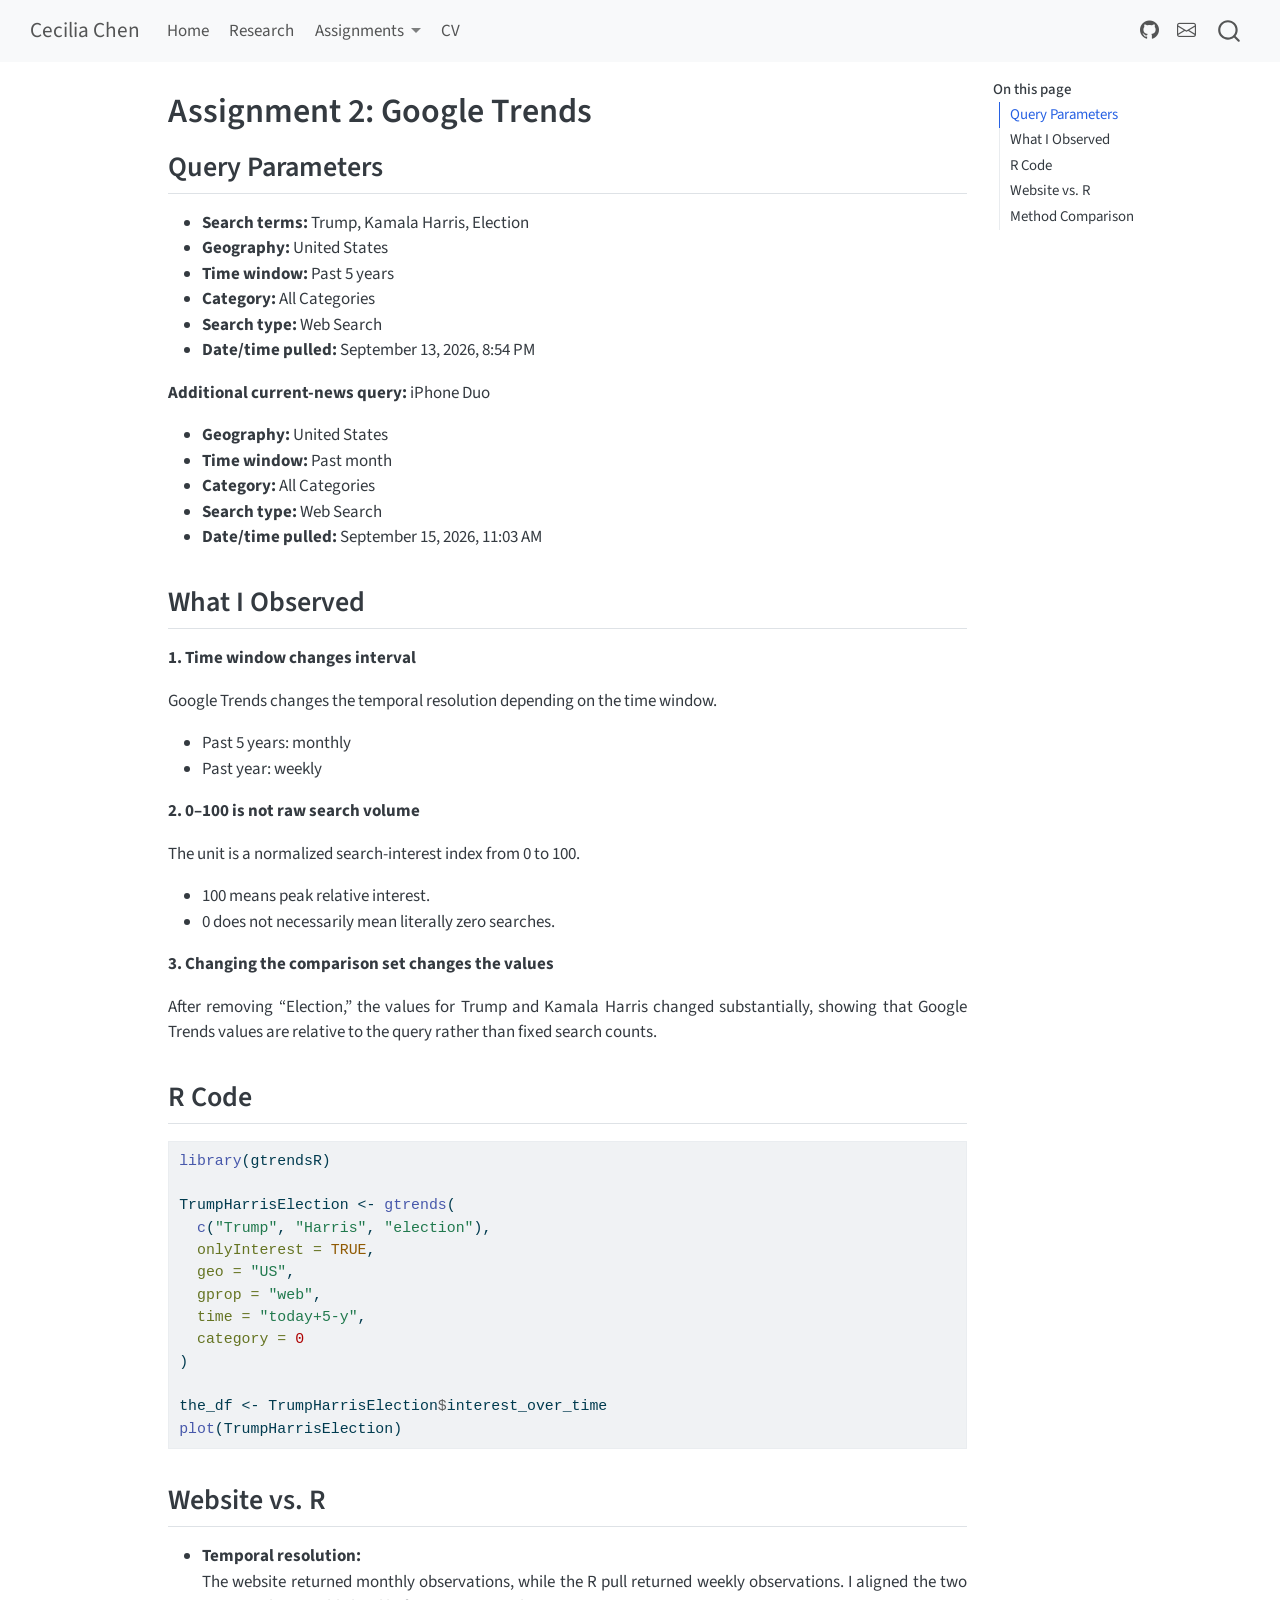
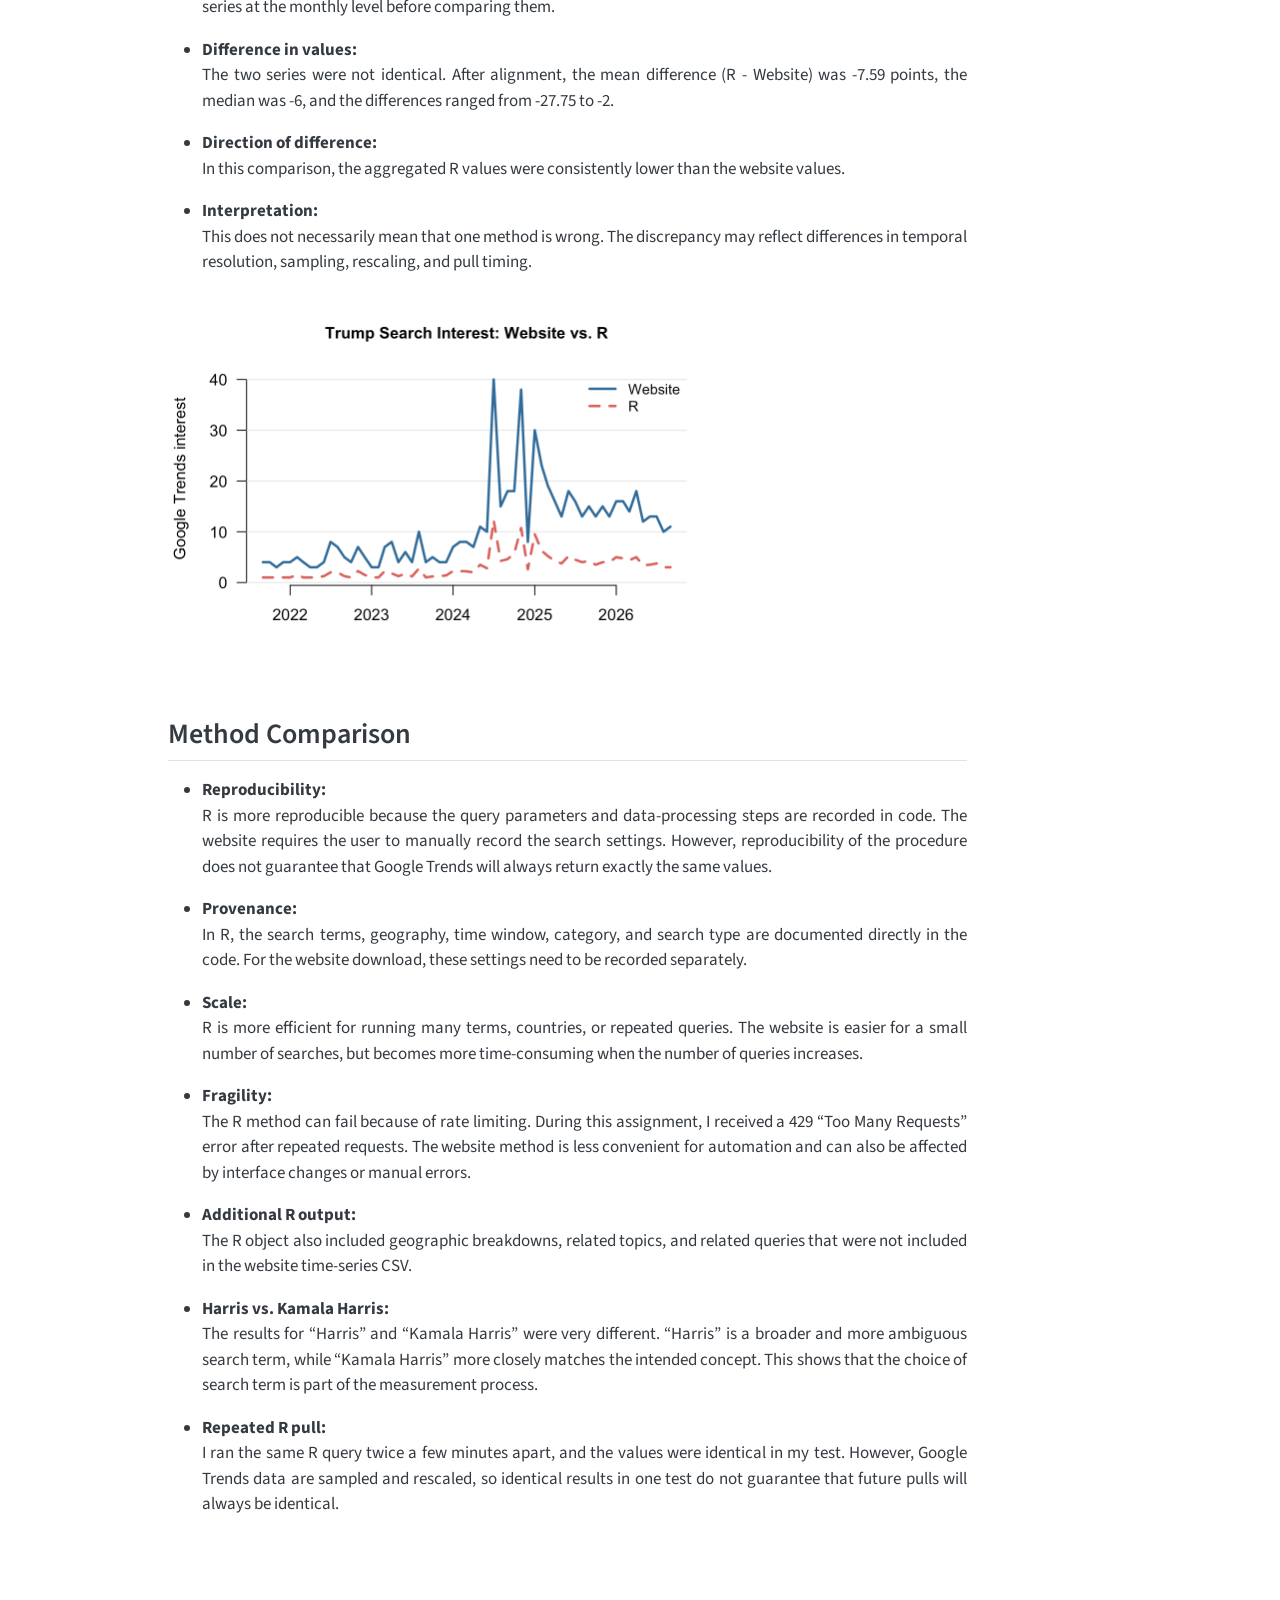
<file: docs/assign02.html>
<!DOCTYPE html>
<html xmlns="http://www.w3.org/1999/xhtml" lang="en" xml:lang="en"><head>

<meta charset="utf-8">
<meta name="generator" content="quarto-1.10.18">

<meta name="viewport" content="width=device-width, initial-scale=1.0, user-scalable=yes">


<title>Assignment 2: Google Trends – Cecilia Chen</title>
<style>
/* Default styles provided by pandoc.
** See https://pandoc.org/MANUAL.html#variables-for-html for config info.
*/
span.smallcaps{font-variant: small-caps;}
div.columns{display: flex; gap: 1.5em;}
div.column{flex: auto;}
@media screen {
div.columns{gap: min(4vw, 1.5em);}
div.column{overflow-x: auto;}
}
div.hanging-indent{margin-left: 1.5em; text-indent: -1.5em;}
ul.task-list{list-style: none;}
ul.task-list li input[type="checkbox"] {
  width: 0.8em;
  margin: 0 0.8em 0.2em -1em; /* quarto-specific, see https://github.com/quarto-dev/quarto-cli/issues/4556 */ 
  vertical-align: middle;
}
/* CSS for syntax highlighting */
html { -webkit-text-size-adjust: 100%; }
pre > code.sourceCode { white-space: pre; position: relative; }
pre > code.sourceCode > span { display: inline-block; line-height: 1.25; }
pre > code.sourceCode > span:empty { height: 1.2em; }
.sourceCode { overflow: visible; }
code.sourceCode > span { color: inherit; text-decoration: inherit; }
div.sourceCode { margin: 1em 0; }
pre.sourceCode { margin: 0; }
@media screen {
div.sourceCode { overflow: auto; }
}
@media print {
pre > code.sourceCode { white-space: pre-wrap; }
pre > code.sourceCode > span { text-indent: -5em; padding-left: 5em; }
}
pre.numberSource code
  { counter-reset: source-line 0; }
pre.numberSource code > span
  { position: relative; left: -4em; counter-increment: source-line; }
pre.numberSource code > span > a:first-child::before
  { content: counter(source-line);
    position: relative; left: -1em; text-align: right; vertical-align: baseline;
    border: none; display: inline-block;
    -webkit-touch-callout: none; -webkit-user-select: none;
    -khtml-user-select: none; -moz-user-select: none;
    -ms-user-select: none; user-select: none;
    padding: 0 4px; width: 4em;
  }
pre.numberSource { margin-left: 3em;  padding-left: 4px; }
div.sourceCode
  {   }
@media screen {
pre > code.sourceCode > span > a:first-child::before { text-decoration: underline; }
}
</style>


<script src="site_libs/quarto-nav/quarto-nav.js"></script>
<script src="site_libs/quarto-nav/headroom.min.js"></script>
<script src="site_libs/clipboard/clipboard.min.js"></script>
<script src="site_libs/quarto-search/autocomplete.umd.js"></script>
<script src="site_libs/quarto-search/fuse.min.js"></script>
<script src="site_libs/quarto-search/quarto-search.js"></script>
<meta name="quarto:offset" content="./">
<script src="site_libs/quarto-html/quarto.js" type="module"></script>
<script src="site_libs/quarto-html/tabsets/tabsets.js" type="module"></script>
<script src="site_libs/quarto-html/popper.min.js"></script>
<script src="site_libs/quarto-html/tippy.umd.min.js"></script>
<script src="site_libs/quarto-html/anchor.min.js"></script>
<link href="site_libs/quarto-html/tippy.css" rel="stylesheet">
<link href="site_libs/quarto-html/quarto-syntax-highlighting-64a204ab8560d761af7679ceaba22944.css" rel="stylesheet" id="quarto-text-highlighting-styles">
<script src="site_libs/bootstrap/bootstrap.min.js"></script>
<link href="site_libs/bootstrap/bootstrap-icons.css" rel="stylesheet">
<link href="site_libs/bootstrap/bootstrap-445b8638c3d06994fee0907d791121c4.min.css" rel="stylesheet" append-hash="true" id="quarto-bootstrap" data-mode="light">
<script id="quarto-search-options" type="application/json">{
  "location": "navbar",
  "copy-button": false,
  "collapse-after": 3,
  "panel-placement": "end",
  "type": "overlay",
  "limit": 50,
  "keyboard-shortcut": [
    "f",
    "/",
    "s"
  ],
  "show-item-context": false,
  "language": {
    "search-no-results-text": "No results",
    "search-matching-documents-text": "matching documents",
    "search-copy-link-title": "Copy link to search",
    "search-hide-matches-text": "Hide additional matches",
    "search-more-match-text": "more match in this document",
    "search-more-matches-text": "more matches in this document",
    "search-clear-button-title": "Clear",
    "search-text-placeholder": "",
    "search-detached-cancel-button-title": "Cancel",
    "search-submit-button-title": "Submit",
    "search-label": "Search"
  }
}</script>


<link rel="stylesheet" href="styles.css">
</head>

<body class="nav-fixed quarto-light">

<div id="quarto-search-results"></div>
  <header id="quarto-header" class="headroom fixed-top">
    <nav class="navbar navbar-expand-lg " data-bs-theme="dark">
      <div class="navbar-container container-fluid">
      <div class="navbar-brand-container mx-auto">
    <a class="navbar-brand" href="./index.html">
    <span class="navbar-title">Cecilia Chen</span>
    </a>
  </div>
            <div id="quarto-search" class="" title="Search"></div>
          <button class="navbar-toggler" type="button" data-bs-toggle="collapse" data-bs-target="#navbarCollapse" aria-controls="navbarCollapse" role="menu" aria-expanded="false" aria-label="Toggle navigation" onclick="if (window.quartoToggleHeadroom) { window.quartoToggleHeadroom(); }">
  <span class="navbar-toggler-icon"></span>
</button>
          <div class="collapse navbar-collapse" id="navbarCollapse">
            <ul class="navbar-nav navbar-nav-scroll me-auto">
  <li class="nav-item">
    <a class="nav-link" href="./index.html"> 
<span class="menu-text">Home</span></a>
  </li>  
  <li class="nav-item">
    <a class="nav-link" href="./research.html"> 
<span class="menu-text">Research</span></a>
  </li>  
  <li class="nav-item dropdown ">
    <a class="nav-link dropdown-toggle" href="#" id="nav-menu-assignments" role="link" data-bs-toggle="dropdown" aria-expanded="false">
 <span class="menu-text">Assignments</span>
    </a>
    <ul class="dropdown-menu" aria-labelledby="nav-menu-assignments">    
        <li>
    <a class="dropdown-item" href="./assign01.html">
 <span class="dropdown-text">Assignment 1: Website Design Note</span></a>
  </li>  
        <li>
    <a class="dropdown-item" href="./assign02.html">
 <span class="dropdown-text">Assignment 2: Google Trends</span></a>
  </li>  
        <li>
    <a class="dropdown-item" href="./assign03.html">
 <span class="dropdown-text">Assignment 3: ACS via tidycensus</span></a>
  </li>  
        <li>
    <a class="dropdown-item" href="./assign04.html">
 <span class="dropdown-text">Assignment 4: Webscraping 1</span></a>
  </li>  
        <li>
    <a class="dropdown-item" href="./assign05.html">
 <span class="dropdown-text">Assignment 5: Government Data API</span></a>
  </li>  
        <li>
    <a class="dropdown-item" href="./assign06.html">
 <span class="dropdown-text">Assignment 6: Text Analytics with quanteda</span></a>
  </li>  
        <li>
    <a class="dropdown-item" href="./workshop_scraping.html">
 <span class="dropdown-text">Web Scraping Workshop</span></a>
  </li>  
    </ul>
  </li>
  <li class="nav-item">
    <a class="nav-link" href="./cv.html"> 
<span class="menu-text">CV</span></a>
  </li>  
</ul>
            <ul class="navbar-nav navbar-nav-scroll ms-auto">
  <li class="nav-item compact">
    <a class="nav-link" href="https://github.com/chen-cecilia"> <i class="bi bi-github" role="img">
</i> 
<span class="menu-text"></span></a>
  </li>  
  <li class="nav-item compact">
    <a class="nav-link" href="mailto:dal801123@utdallas.edu"> <i class="bi bi-envelope" role="img">
</i> 
<span class="menu-text"></span></a>
  </li>  
</ul>
          </div> <!-- /navcollapse -->
            <div class="quarto-navbar-tools">
</div>
      </div> <!-- /container-fluid -->
    </nav>
</header>
<!-- content -->
<div id="quarto-content" class="quarto-container page-columns page-rows-contents page-layout-article page-navbar">
<!-- sidebar -->
<!-- margin-sidebar -->
    <div id="quarto-margin-sidebar" class="sidebar margin-sidebar">
        <nav id="TOC" role="doc-toc" class="toc-active">
    <h2 id="toc-title">On this page</h2>
   
  <ul>
  <li><a href="#query-parameters" id="toc-query-parameters" class="nav-link active" data-scroll-target="#query-parameters">Query Parameters</a></li>
  <li><a href="#what-i-observed" id="toc-what-i-observed" class="nav-link" data-scroll-target="#what-i-observed">What I Observed</a></li>
  <li><a href="#r-code" id="toc-r-code" class="nav-link" data-scroll-target="#r-code">R Code</a></li>
  <li><a href="#website-vs.-r" id="toc-website-vs.-r" class="nav-link" data-scroll-target="#website-vs.-r">Website vs.&nbsp;R</a></li>
  <li><a href="#method-comparison" id="toc-method-comparison" class="nav-link" data-scroll-target="#method-comparison">Method Comparison</a></li>
  </ul>
</nav>
    </div>
<!-- main -->
<main class="content" id="quarto-document-content">

<header id="title-block-header" class="quarto-title-block default">
<div class="quarto-title">
<h1 class="title">Assignment 2: Google Trends</h1>
</div>



<div class="quarto-title-meta">

    
  
    
  </div>
  


</header>


<section id="query-parameters" class="level2">
<h2 class="anchored" data-anchor-id="query-parameters">Query Parameters</h2>
<ul>
<li><strong>Search terms:</strong> Trump, Kamala Harris, Election</li>
<li><strong>Geography:</strong> United States</li>
<li><strong>Time window:</strong> Past 5 years</li>
<li><strong>Category:</strong> All Categories</li>
<li><strong>Search type:</strong> Web Search</li>
<li><strong>Date/time pulled:</strong> September 13, 2026, 8:54 PM</li>
</ul>
<p><strong>Additional current-news query:</strong> iPhone Duo</p>
<ul>
<li><strong>Geography:</strong> United States</li>
<li><strong>Time window:</strong> Past month</li>
<li><strong>Category:</strong> All Categories</li>
<li><strong>Search type:</strong> Web Search</li>
<li><strong>Date/time pulled:</strong> September 15, 2026, 11:03 AM</li>
</ul>
</section>
<section id="what-i-observed" class="level2">
<h2 class="anchored" data-anchor-id="what-i-observed">What I Observed</h2>
<p><strong>1. Time window changes interval</strong></p>
<p>Google Trends changes the temporal resolution depending on the time window.</p>
<ul>
<li>Past 5 years: monthly<br>
</li>
<li>Past year: weekly</li>
</ul>
<p><strong>2. 0–100 is not raw search volume</strong></p>
<p>The unit is a normalized search-interest index from 0 to 100.</p>
<ul>
<li>100 means peak relative interest.</li>
<li>0 does not necessarily mean literally zero searches.</li>
</ul>
<p><strong>3. Changing the comparison set changes the values</strong></p>
<p>After removing “Election,” the values for Trump and Kamala Harris changed substantially, showing that Google Trends values are relative to the query rather than fixed search counts.</p>
</section>
<section id="r-code" class="level2">
<h2 class="anchored" data-anchor-id="r-code">R Code</h2>
<div class="cell">
<div class="code-copy-outer-scaffold"><div class="sourceCode cell-code" id="cb1"><pre class="sourceCode r code-with-copy"><code class="sourceCode r"><span id="cb1-1"><a href="#cb1-1" aria-hidden="true" tabindex="-1"></a><span class="fu">library</span>(gtrendsR)</span>
<span id="cb1-2"><a href="#cb1-2" aria-hidden="true" tabindex="-1"></a></span>
<span id="cb1-3"><a href="#cb1-3" aria-hidden="true" tabindex="-1"></a>TrumpHarrisElection <span class="ot">&lt;-</span> <span class="fu">gtrends</span>(</span>
<span id="cb1-4"><a href="#cb1-4" aria-hidden="true" tabindex="-1"></a>  <span class="fu">c</span>(<span class="st">"Trump"</span>, <span class="st">"Harris"</span>, <span class="st">"election"</span>),</span>
<span id="cb1-5"><a href="#cb1-5" aria-hidden="true" tabindex="-1"></a>  <span class="at">onlyInterest =</span> <span class="cn">TRUE</span>,</span>
<span id="cb1-6"><a href="#cb1-6" aria-hidden="true" tabindex="-1"></a>  <span class="at">geo =</span> <span class="st">"US"</span>,</span>
<span id="cb1-7"><a href="#cb1-7" aria-hidden="true" tabindex="-1"></a>  <span class="at">gprop =</span> <span class="st">"web"</span>,</span>
<span id="cb1-8"><a href="#cb1-8" aria-hidden="true" tabindex="-1"></a>  <span class="at">time =</span> <span class="st">"today+5-y"</span>,</span>
<span id="cb1-9"><a href="#cb1-9" aria-hidden="true" tabindex="-1"></a>  <span class="at">category =</span> <span class="dv">0</span></span>
<span id="cb1-10"><a href="#cb1-10" aria-hidden="true" tabindex="-1"></a>)</span>
<span id="cb1-11"><a href="#cb1-11" aria-hidden="true" tabindex="-1"></a></span>
<span id="cb1-12"><a href="#cb1-12" aria-hidden="true" tabindex="-1"></a>the_df <span class="ot">&lt;-</span> TrumpHarrisElection<span class="sc">$</span>interest_over_time</span>
<span id="cb1-13"><a href="#cb1-13" aria-hidden="true" tabindex="-1"></a><span class="fu">plot</span>(TrumpHarrisElection)</span></code></pre></div><button title="Copy to Clipboard" class="code-copy-button"><i class="bi"></i></button></div>
</div>
</section>
<section id="website-vs.-r" class="level2">
<h2 class="anchored" data-anchor-id="website-vs.-r">Website vs.&nbsp;R</h2>
<ul>
<li><p><strong>Temporal resolution:</strong><br>
The website returned monthly observations, while the R pull returned weekly observations. I aligned the two series at the monthly level before comparing them.</p></li>
<li><p><strong>Difference in values:</strong><br>
The two series were not identical. After alignment, the mean difference (R - Website) was -7.59 points, the median was -6, and the differences ranged from -27.75 to -2.</p></li>
<li><p><strong>Direction of difference:</strong><br>
In this comparison, the aggregated R values were consistently lower than the website values.</p></li>
<li><p><strong>Interpretation:</strong><br>
This does not necessarily mean that one method is wrong. The discrepancy may reflect differences in temporal resolution, sampling, rescaling, and pull timing.</p></li>
</ul>
<p><img src="images/web-vs-R.png" class="img-fluid" style="width:70.0%"></p>
</section>
<section id="method-comparison" class="level2">
<h2 class="anchored" data-anchor-id="method-comparison">Method Comparison</h2>
<ul>
<li><p><strong>Reproducibility:</strong><br>
R is more reproducible because the query parameters and data-processing steps are recorded in code. The website requires the user to manually record the search settings. However, reproducibility of the procedure does not guarantee that Google Trends will always return exactly the same values.</p></li>
<li><p><strong>Provenance:</strong><br>
In R, the search terms, geography, time window, category, and search type are documented directly in the code. For the website download, these settings need to be recorded separately.</p></li>
<li><p><strong>Scale:</strong><br>
R is more efficient for running many terms, countries, or repeated queries. The website is easier for a small number of searches, but becomes more time-consuming when the number of queries increases.</p></li>
<li><p><strong>Fragility:</strong><br>
The R method can fail because of rate limiting. During this assignment, I received a 429 “Too Many Requests” error after repeated requests. The website method is less convenient for automation and can also be affected by interface changes or manual errors.</p></li>
<li><p><strong>Additional R output:</strong><br>
The R object also included geographic breakdowns, related topics, and related queries that were not included in the website time-series CSV.</p></li>
<li><p><strong>Harris vs.&nbsp;Kamala Harris:</strong><br>
The results for “Harris” and “Kamala Harris” were very different. “Harris” is a broader and more ambiguous search term, while “Kamala Harris” more closely matches the intended concept. This shows that the choice of search term is part of the measurement process.</p></li>
<li><p><strong>Repeated R pull:</strong><br>
I ran the same R query twice a few minutes apart, and the values were identical in my test. However, Google Trends data are sampled and rescaled, so identical results in one test do not guarantee that future pulls will always be identical.</p></li>
</ul>


</section>

</main> <!-- /main -->
<script id="quarto-html-after-body" type="application/javascript">
  window.document.addEventListener("DOMContentLoaded", function (event) {
    const icon = "";
    const anchorJS = new window.AnchorJS();
    anchorJS.options = {
      placement: 'right',
      icon: icon
    };
    anchorJS.add('.anchored');
    const isCodeAnnotation = (el) => {
      for (const clz of el.classList) {
        if (clz.startsWith('code-annotation-')) {                     
          return true;
        }
      }
      return false;
    }
    const onCopySuccess = function(e) {
      // button target
      const button = e.trigger;
      // don't keep focus
      button.blur();
      // flash "checked"
      button.classList.add('code-copy-button-checked');
      var currentTitle = button.getAttribute("title");
      button.setAttribute("title", "Copied!");
      let tooltip;
      if (window.bootstrap) {
        button.setAttribute("data-bs-toggle", "tooltip");
        button.setAttribute("data-bs-placement", "left");
        button.setAttribute("data-bs-title", "Copied!");
        tooltip = new bootstrap.Tooltip(button, 
          { trigger: "manual", 
            customClass: "code-copy-button-tooltip",
            offset: [0, -8]});
        tooltip.show();    
      }
      setTimeout(function() {
        if (tooltip) {
          tooltip.hide();
          button.removeAttribute("data-bs-title");
          button.removeAttribute("data-bs-toggle");
          button.removeAttribute("data-bs-placement");
        }
        button.setAttribute("title", currentTitle);
        button.classList.remove('code-copy-button-checked');
      }, 1000);
      // clear code selection
      e.clearSelection();
    }
    const getTextToCopy = function(trigger) {
      const outerScaffold = trigger.parentElement.cloneNode(true);
      const codeEl = outerScaffold.querySelector('code');
      for (const childEl of codeEl.children) {
        if (isCodeAnnotation(childEl)) {
          childEl.remove();
        }
      }
      return codeEl.innerText;
    }
    const clipboard = new window.ClipboardJS('.code-copy-button:not([data-in-quarto-modal])', {
      text: getTextToCopy
    });
    clipboard.on('success', onCopySuccess);
    if (window.document.getElementById('quarto-embedded-source-code-modal')) {
      const clipboardModal = new window.ClipboardJS('.code-copy-button[data-in-quarto-modal]', {
        text: getTextToCopy,
        container: window.document.getElementById('quarto-embedded-source-code-modal')
      });
      clipboardModal.on('success', onCopySuccess);
    }
      var localhostRegex = new RegExp(/^(?:http|https):\/\/localhost\:?[0-9]*\//);
      var mailtoRegex = new RegExp(/^mailto:/);
        var filterRegex = new RegExp('/' + window.location.host + '/');
      var isInternal = (href) => {
          return filterRegex.test(href) || localhostRegex.test(href) || mailtoRegex.test(href);
      }
      // Inspect non-navigation links and adorn them if external
     var links = window.document.querySelectorAll('a[href]:not(.nav-link):not(.navbar-brand):not(.toc-action):not(.sidebar-link):not(.sidebar-item-toggle):not(.pagination-link):not(.no-external):not([aria-hidden]):not(.dropdown-item):not(.quarto-navigation-tool):not(.about-link)');
      for (var i=0; i<links.length; i++) {
        const link = links[i];
        if (!isInternal(link.href)) {
          // undo the damage that might have been done by quarto-nav.js in the case of
          // links that we want to consider external
          if (link.dataset.originalHref !== undefined) {
            link.href = link.dataset.originalHref;
          }
        }
      }
    function tippyHover(el, contentFn, onTriggerFn, onUntriggerFn) {
      const config = {
        allowHTML: true,
        maxWidth: 500,
        delay: 100,
        arrow: false,
        appendTo: function(el) {
            return el.parentElement;
        },
        interactive: true,
        interactiveBorder: 10,
        theme: 'quarto',
        placement: 'bottom-start',
      };
      if (contentFn) {
        config.content = contentFn;
      }
      if (onTriggerFn) {
        config.onTrigger = onTriggerFn;
      }
      if (onUntriggerFn) {
        config.onUntrigger = onUntriggerFn;
      }
      window.tippy(el, config); 
    }
    const noterefs = window.document.querySelectorAll('a[role="doc-noteref"]');
    for (var i=0; i<noterefs.length; i++) {
      const ref = noterefs[i];
      tippyHover(ref, function() {
        // use id or data attribute instead here
        let href = ref.getAttribute('data-footnote-href') || ref.getAttribute('href');
        try { href = new URL(href).hash; } catch {}
        const id = href.replace(/^#\/?/, "");
        const note = window.document.getElementById(id);
        if (note) {
          return note.innerHTML;
        } else {
          return "";
        }
      });
    }
    const xrefs = window.document.querySelectorAll('a.quarto-xref');
    const processXRef = (id, note) => {
      // Strip column container classes
      const stripColumnClz = (el) => {
        el.classList.remove("page-full", "page-columns");
        if (el.children) {
          for (const child of el.children) {
            stripColumnClz(child);
          }
        }
      }
      stripColumnClz(note)
      if (id === null || id.startsWith('sec-')) {
        // Special case sections, only their first couple elements
        const container = document.createElement("div");
        if (note.children && note.children.length > 2) {
          container.appendChild(note.children[0].cloneNode(true));
          for (let i = 1; i < note.children.length; i++) {
            const child = note.children[i];
            if (child.tagName === "P" && child.innerText === "") {
              continue;
            } else {
              container.appendChild(child.cloneNode(true));
              break;
            }
          }
          if (window.Quarto?.typesetMath) {
            window.Quarto.typesetMath(container);
          }
          return container.innerHTML
        } else {
          if (window.Quarto?.typesetMath) {
            window.Quarto.typesetMath(note);
          }
          return note.innerHTML;
        }
      } else {
        // Remove any anchor links if they are present
        const anchorLink = note.querySelector('a.anchorjs-link');
        if (anchorLink) {
          anchorLink.remove();
        }
        if (window.Quarto?.typesetMath) {
          window.Quarto.typesetMath(note);
        }
        if (note.classList.contains("callout")) {
          return note.outerHTML;
        } else {
          return note.innerHTML;
        }
      }
    }
    for (var i=0; i<xrefs.length; i++) {
      const xref = xrefs[i];
      tippyHover(xref, undefined, function(instance) {
        instance.disable();
        let url = xref.getAttribute('href');
        let hash = undefined; 
        if (url.startsWith('#')) {
          hash = url;
        } else {
          try { hash = new URL(url).hash; } catch {}
        }
        if (hash) {
          const id = hash.replace(/^#\/?/, "");
          const note = window.document.getElementById(id);
          if (note !== null) {
            try {
              const html = processXRef(id, note.cloneNode(true));
              instance.setContent(html);
            } finally {
              instance.enable();
              instance.show();
            }
          } else {
            // See if we can fetch this
            fetch(url.split('#')[0])
            .then(res => res.text())
            .then(html => {
              const parser = new DOMParser();
              const htmlDoc = parser.parseFromString(html, "text/html");
              const note = htmlDoc.getElementById(id);
              if (note !== null) {
                const html = processXRef(id, note);
                instance.setContent(html);
              } 
            }).finally(() => {
              instance.enable();
              instance.show();
            });
          }
        } else {
          // See if we can fetch a full url (with no hash to target)
          // This is a special case and we should probably do some content thinning / targeting
          fetch(url)
          .then(res => res.text())
          .then(html => {
            const parser = new DOMParser();
            const htmlDoc = parser.parseFromString(html, "text/html");
            const note = htmlDoc.querySelector('main.content');
            if (note !== null) {
              // This should only happen for chapter cross references
              // (since there is no id in the URL)
              // remove the first header
              if (note.children.length > 0 && note.children[0].tagName === "HEADER") {
                note.children[0].remove();
              }
              const html = processXRef(null, note);
              instance.setContent(html);
            } 
          }).finally(() => {
            instance.enable();
            instance.show();
          });
        }
      }, function(instance) {
      });
    }
        let selectedAnnoteEl;
        const selectorForAnnotation = ( cell, annotation) => {
          let cellAttr = 'data-code-cell="' + cell + '"';
          let lineAttr = 'data-code-annotation="' +  annotation + '"';
          const selector = 'span[' + cellAttr + '][' + lineAttr + ']';
          return selector;
        }
        const selectCodeLines = (annoteEl) => {
          const doc = window.document;
          const targetCell = annoteEl.getAttribute("data-target-cell");
          const targetAnnotation = annoteEl.getAttribute("data-target-annotation");
          const annoteSpan = window.document.querySelector(selectorForAnnotation(targetCell, targetAnnotation));
          const lines = annoteSpan.getAttribute("data-code-lines").split(",");
          const lineIds = lines.map((line) => {
            return targetCell + "-" + line;
          })
          let top = null;
          let height = null;
          let parent = null;
          if (lineIds.length > 0) {
              //compute the position of the single el (top and bottom and make a div)
              const el = window.document.getElementById(lineIds[0]);
              top = el.offsetTop;
              height = el.offsetHeight;
              parent = el.parentElement.parentElement;
            if (lineIds.length > 1) {
              const lastEl = window.document.getElementById(lineIds[lineIds.length - 1]);
              const bottom = lastEl.offsetTop + lastEl.offsetHeight;
              height = bottom - top;
            }
            if (top !== null && height !== null && parent !== null) {
              // cook up a div (if necessary) and position it 
              let div = window.document.getElementById("code-annotation-line-highlight");
              if (div === null) {
                div = window.document.createElement("div");
                div.setAttribute("id", "code-annotation-line-highlight");
                div.style.position = 'absolute';
                parent.appendChild(div);
              }
              div.style.top = top - 2 + "px";
              div.style.height = height + 4 + "px";
              div.style.left = 0;
              let gutterDiv = window.document.getElementById("code-annotation-line-highlight-gutter");
              if (gutterDiv === null) {
                gutterDiv = window.document.createElement("div");
                gutterDiv.setAttribute("id", "code-annotation-line-highlight-gutter");
                gutterDiv.style.position = 'absolute';
                const codeCell = window.document.getElementById(targetCell);
                const gutter = codeCell.querySelector('.code-annotation-gutter');
                gutter.appendChild(gutterDiv);
              }
              gutterDiv.style.top = top - 2 + "px";
              gutterDiv.style.height = height + 4 + "px";
            }
            selectedAnnoteEl = annoteEl;
          }
        };
        const unselectCodeLines = () => {
          const elementsIds = ["code-annotation-line-highlight", "code-annotation-line-highlight-gutter"];
          elementsIds.forEach((elId) => {
            const div = window.document.getElementById(elId);
            if (div) {
              div.remove();
            }
          });
          selectedAnnoteEl = undefined;
        };
          // Handle positioning of the toggle
      window.addEventListener(
        "resize",
        throttle(() => {
          elRect = undefined;
          if (selectedAnnoteEl) {
            selectCodeLines(selectedAnnoteEl);
          }
        }, 10)
      );
      function throttle(fn, ms) {
      let throttle = false;
      let timer;
        return (...args) => {
          if(!throttle) { // first call gets through
              fn.apply(this, args);
              throttle = true;
          } else { // all the others get throttled
              if(timer) clearTimeout(timer); // cancel #2
              timer = setTimeout(() => {
                fn.apply(this, args);
                timer = throttle = false;
              }, ms);
          }
        };
      }
        // Attach click handler to the DT
        const annoteDls = window.document.querySelectorAll('dt[data-target-cell]');
        for (const annoteDlNode of annoteDls) {
          annoteDlNode.addEventListener('click', (event) => {
            const clickedEl = event.target;
            if (clickedEl !== selectedAnnoteEl) {
              unselectCodeLines();
              const activeEl = window.document.querySelector('dt[data-target-cell].code-annotation-active');
              if (activeEl) {
                activeEl.classList.remove('code-annotation-active');
              }
              selectCodeLines(clickedEl);
              clickedEl.classList.add('code-annotation-active');
            } else {
              // Unselect the line
              unselectCodeLines();
              clickedEl.classList.remove('code-annotation-active');
            }
          });
        }
    const findCites = (el) => {
      const parentEl = el.parentElement;
      if (parentEl) {
        const cites = parentEl.dataset.cites;
        if (cites) {
          return {
            el,
            cites: cites.split(' ')
          };
        } else {
          return findCites(el.parentElement)
        }
      } else {
        return undefined;
      }
    };
    var bibliorefs = window.document.querySelectorAll('a[role="doc-biblioref"]');
    for (var i=0; i<bibliorefs.length; i++) {
      const ref = bibliorefs[i];
      const citeInfo = findCites(ref);
      if (citeInfo) {
        tippyHover(citeInfo.el, function() {
          var popup = window.document.createElement('div');
          citeInfo.cites.forEach(function(cite) {
            var citeDiv = window.document.createElement('div');
            citeDiv.classList.add('hanging-indent');
            citeDiv.classList.add('csl-entry');
            var biblioDiv = window.document.getElementById('ref-' + cite);
            if (biblioDiv) {
              citeDiv.innerHTML = biblioDiv.innerHTML;
            }
            popup.appendChild(citeDiv);
          });
          return popup.innerHTML;
        });
      }
    }
  });
  </script>
</div> <!-- /content -->




</body></html>
</file>
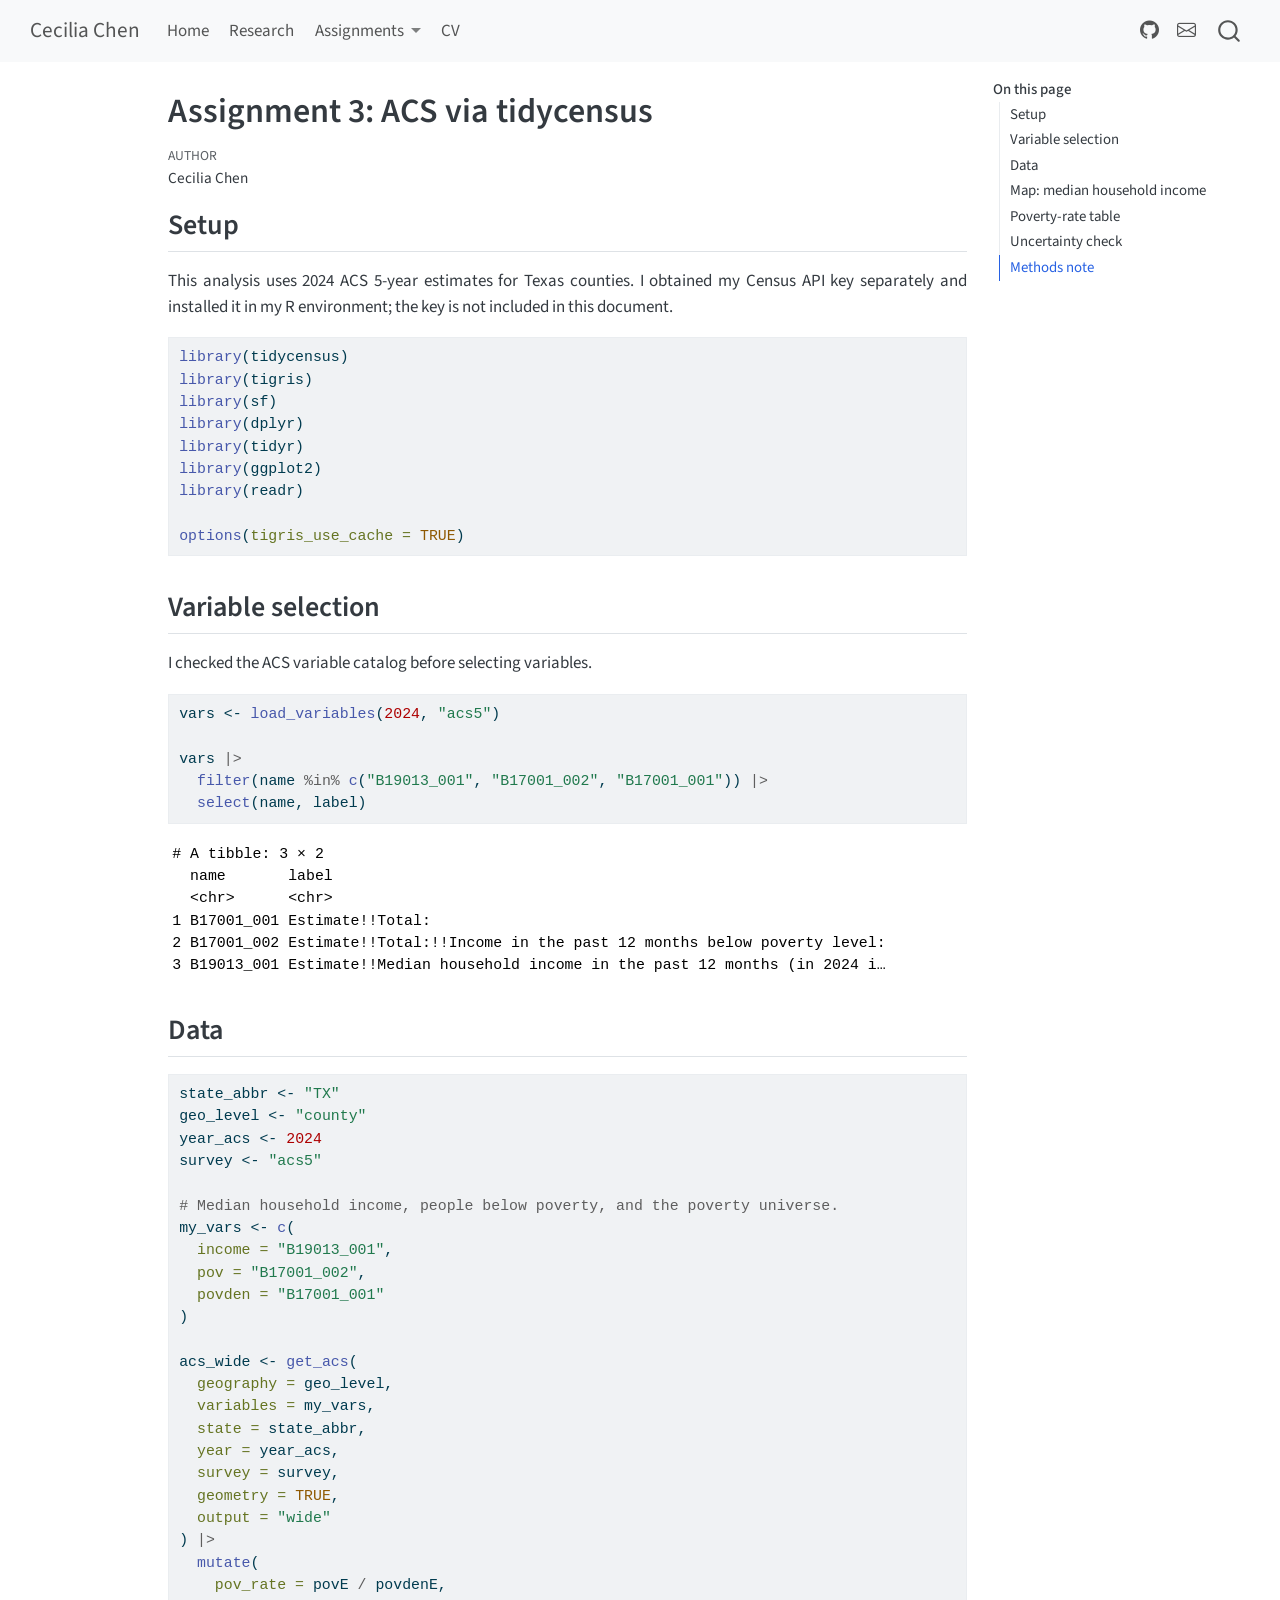
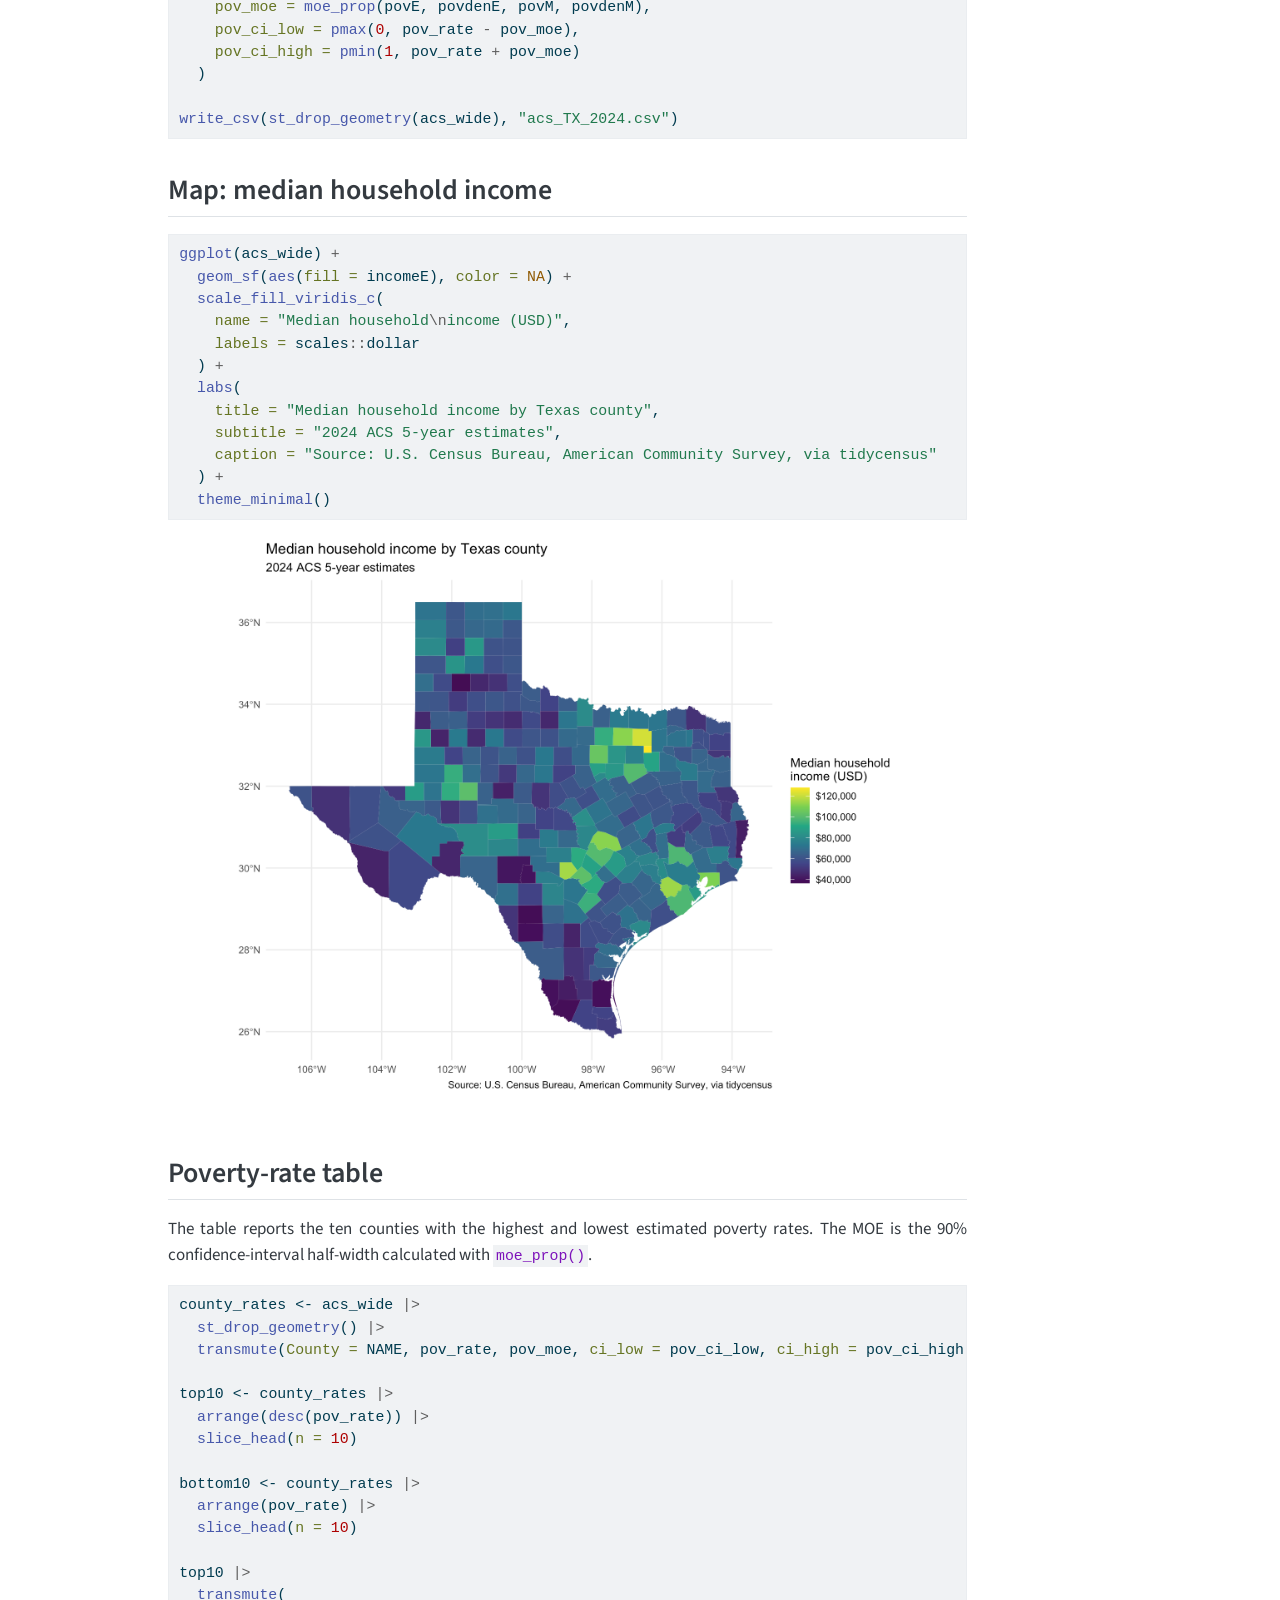
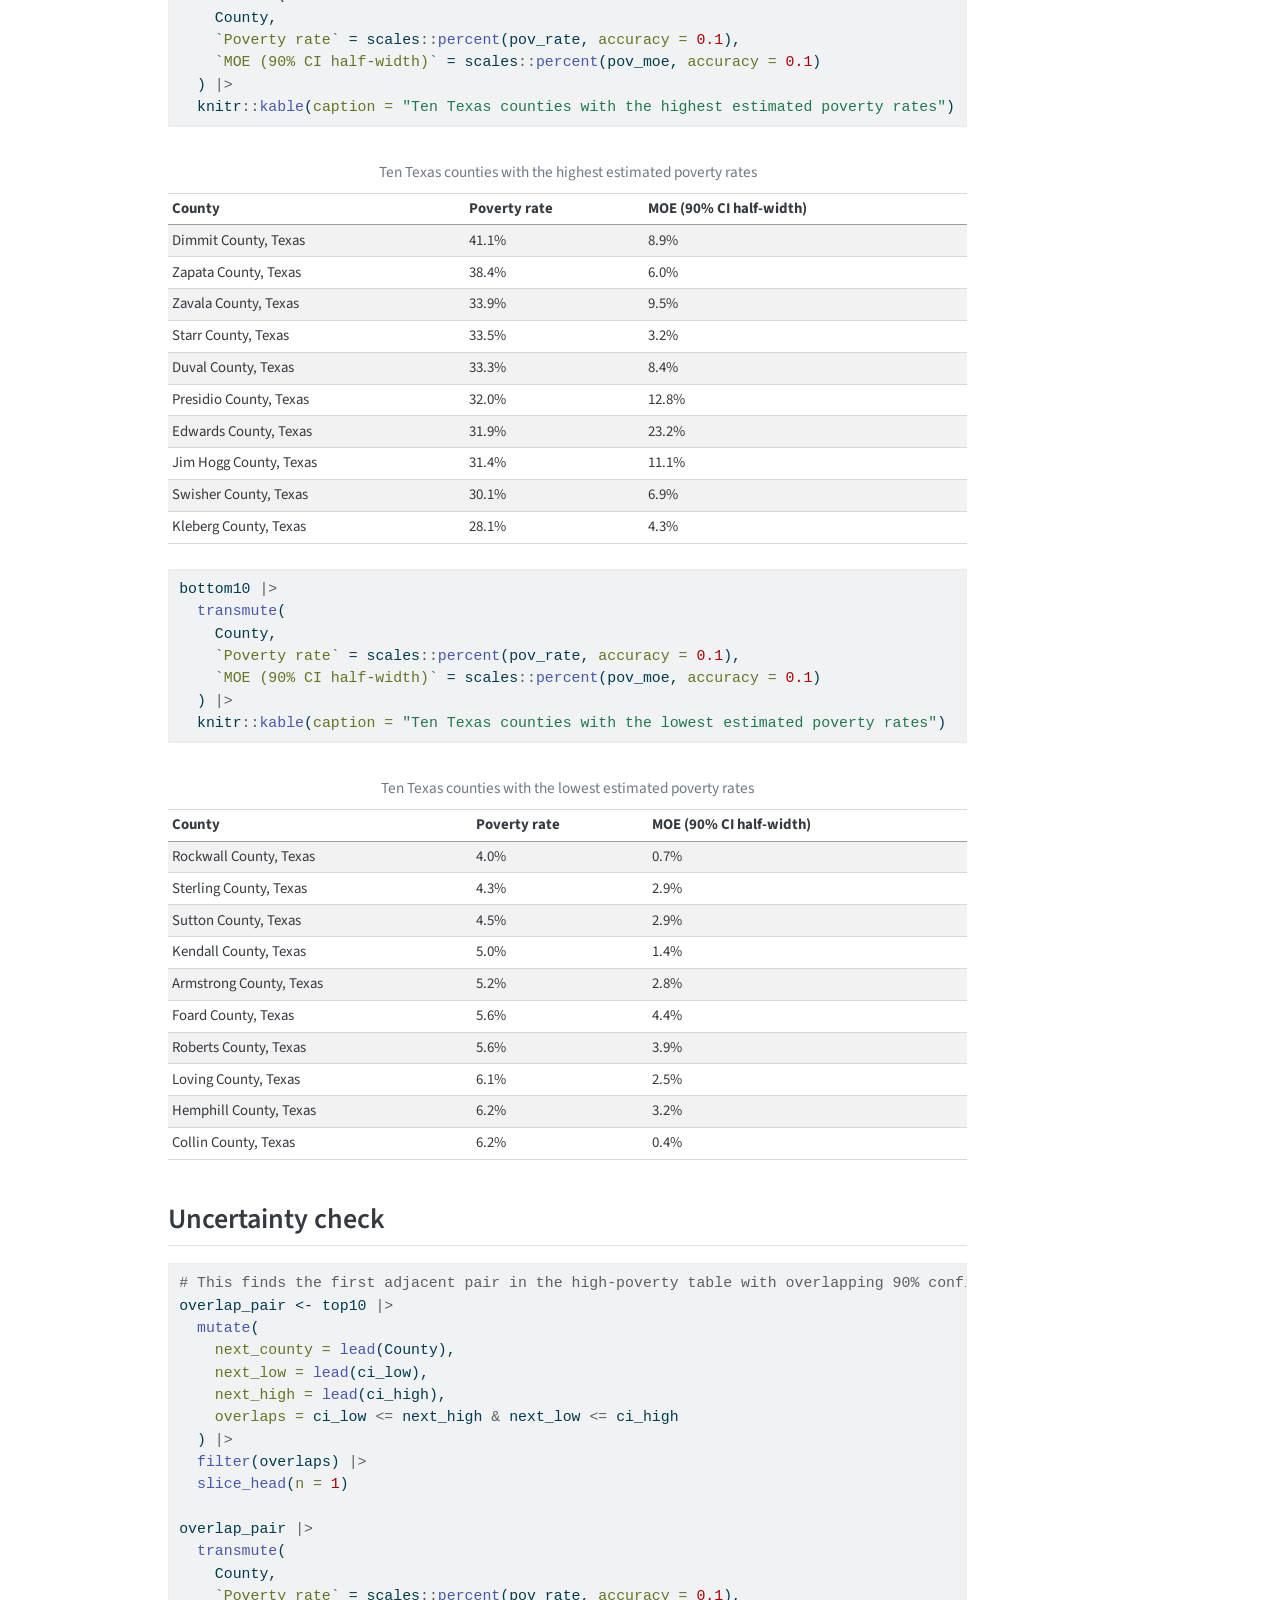
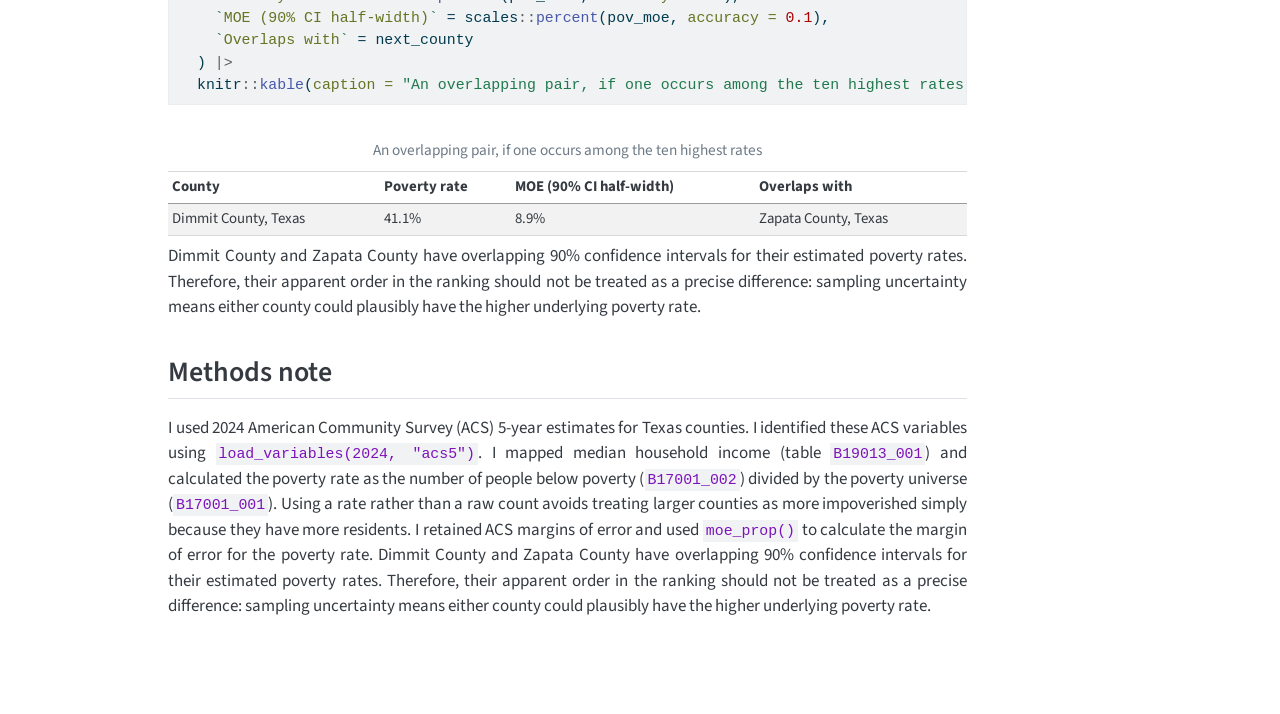
<file: docs/assign03.html>
<!DOCTYPE html>
<html xmlns="http://www.w3.org/1999/xhtml" lang="en" xml:lang="en"><head>

<meta charset="utf-8">
<meta name="generator" content="quarto-1.10.18">

<meta name="viewport" content="width=device-width, initial-scale=1.0, user-scalable=yes">

<meta name="author" content="Cecilia Chen">

<title>Assignment 3: ACS via tidycensus – Cecilia Chen</title>
<style>
/* Default styles provided by pandoc.
** See https://pandoc.org/MANUAL.html#variables-for-html for config info.
*/
span.smallcaps{font-variant: small-caps;}
div.columns{display: flex; gap: 1.5em;}
div.column{flex: auto;}
@media screen {
div.columns{gap: min(4vw, 1.5em);}
div.column{overflow-x: auto;}
}
div.hanging-indent{margin-left: 1.5em; text-indent: -1.5em;}
ul.task-list{list-style: none;}
ul.task-list li input[type="checkbox"] {
  width: 0.8em;
  margin: 0 0.8em 0.2em -1em; /* quarto-specific, see https://github.com/quarto-dev/quarto-cli/issues/4556 */ 
  vertical-align: middle;
}
/* CSS for syntax highlighting */
html { -webkit-text-size-adjust: 100%; }
pre > code.sourceCode { white-space: pre; position: relative; }
pre > code.sourceCode > span { display: inline-block; line-height: 1.25; }
pre > code.sourceCode > span:empty { height: 1.2em; }
.sourceCode { overflow: visible; }
code.sourceCode > span { color: inherit; text-decoration: inherit; }
div.sourceCode { margin: 1em 0; }
pre.sourceCode { margin: 0; }
@media screen {
div.sourceCode { overflow: auto; }
}
@media print {
pre > code.sourceCode { white-space: pre-wrap; }
pre > code.sourceCode > span { text-indent: -5em; padding-left: 5em; }
}
pre.numberSource code
  { counter-reset: source-line 0; }
pre.numberSource code > span
  { position: relative; left: -4em; counter-increment: source-line; }
pre.numberSource code > span > a:first-child::before
  { content: counter(source-line);
    position: relative; left: -1em; text-align: right; vertical-align: baseline;
    border: none; display: inline-block;
    -webkit-touch-callout: none; -webkit-user-select: none;
    -khtml-user-select: none; -moz-user-select: none;
    -ms-user-select: none; user-select: none;
    padding: 0 4px; width: 4em;
  }
pre.numberSource { margin-left: 3em;  padding-left: 4px; }
div.sourceCode
  {   }
@media screen {
pre > code.sourceCode > span > a:first-child::before { text-decoration: underline; }
}
</style>


<script src="site_libs/quarto-nav/quarto-nav.js"></script>
<script src="site_libs/quarto-nav/headroom.min.js"></script>
<script src="site_libs/clipboard/clipboard.min.js"></script>
<script src="site_libs/quarto-search/autocomplete.umd.js"></script>
<script src="site_libs/quarto-search/fuse.min.js"></script>
<script src="site_libs/quarto-search/quarto-search.js"></script>
<meta name="quarto:offset" content="./">
<script src="site_libs/quarto-html/quarto.js" type="module"></script>
<script src="site_libs/quarto-html/tabsets/tabsets.js" type="module"></script>
<script src="site_libs/quarto-html/popper.min.js"></script>
<script src="site_libs/quarto-html/tippy.umd.min.js"></script>
<script src="site_libs/quarto-html/anchor.min.js"></script>
<link href="site_libs/quarto-html/tippy.css" rel="stylesheet">
<link href="site_libs/quarto-html/quarto-syntax-highlighting-64a204ab8560d761af7679ceaba22944.css" rel="stylesheet" id="quarto-text-highlighting-styles">
<script src="site_libs/bootstrap/bootstrap.min.js"></script>
<link href="site_libs/bootstrap/bootstrap-icons.css" rel="stylesheet">
<link href="site_libs/bootstrap/bootstrap-445b8638c3d06994fee0907d791121c4.min.css" rel="stylesheet" append-hash="true" id="quarto-bootstrap" data-mode="light">
<script id="quarto-search-options" type="application/json">{
  "location": "navbar",
  "copy-button": false,
  "collapse-after": 3,
  "panel-placement": "end",
  "type": "overlay",
  "limit": 50,
  "keyboard-shortcut": [
    "f",
    "/",
    "s"
  ],
  "show-item-context": false,
  "language": {
    "search-no-results-text": "No results",
    "search-matching-documents-text": "matching documents",
    "search-copy-link-title": "Copy link to search",
    "search-hide-matches-text": "Hide additional matches",
    "search-more-match-text": "more match in this document",
    "search-more-matches-text": "more matches in this document",
    "search-clear-button-title": "Clear",
    "search-text-placeholder": "",
    "search-detached-cancel-button-title": "Cancel",
    "search-submit-button-title": "Submit",
    "search-label": "Search"
  }
}</script>


<link rel="stylesheet" href="styles.css">
</head>

<body class="nav-fixed quarto-light">

<div id="quarto-search-results"></div>
  <header id="quarto-header" class="headroom fixed-top">
    <nav class="navbar navbar-expand-lg " data-bs-theme="dark">
      <div class="navbar-container container-fluid">
      <div class="navbar-brand-container mx-auto">
    <a class="navbar-brand" href="./index.html">
    <span class="navbar-title">Cecilia Chen</span>
    </a>
  </div>
            <div id="quarto-search" class="" title="Search"></div>
          <button class="navbar-toggler" type="button" data-bs-toggle="collapse" data-bs-target="#navbarCollapse" aria-controls="navbarCollapse" role="menu" aria-expanded="false" aria-label="Toggle navigation" onclick="if (window.quartoToggleHeadroom) { window.quartoToggleHeadroom(); }">
  <span class="navbar-toggler-icon"></span>
</button>
          <div class="collapse navbar-collapse" id="navbarCollapse">
            <ul class="navbar-nav navbar-nav-scroll me-auto">
  <li class="nav-item">
    <a class="nav-link" href="./index.html"> 
<span class="menu-text">Home</span></a>
  </li>  
  <li class="nav-item">
    <a class="nav-link" href="./research.html"> 
<span class="menu-text">Research</span></a>
  </li>  
  <li class="nav-item dropdown ">
    <a class="nav-link dropdown-toggle" href="#" id="nav-menu-assignments" role="link" data-bs-toggle="dropdown" aria-expanded="false">
 <span class="menu-text">Assignments</span>
    </a>
    <ul class="dropdown-menu" aria-labelledby="nav-menu-assignments">    
        <li>
    <a class="dropdown-item" href="./assign01.html">
 <span class="dropdown-text">Assignment 1: Website Design Note</span></a>
  </li>  
        <li>
    <a class="dropdown-item" href="./assign02.html">
 <span class="dropdown-text">Assignment 2: Google Trends</span></a>
  </li>  
        <li>
    <a class="dropdown-item" href="./assign03.html">
 <span class="dropdown-text">Assignment 3: ACS via tidycensus</span></a>
  </li>  
        <li>
    <a class="dropdown-item" href="./assign04.html">
 <span class="dropdown-text">Assignment 4: Webscraping 1</span></a>
  </li>  
        <li>
    <a class="dropdown-item" href="./assign05.html">
 <span class="dropdown-text">Assignment 5: Government Data API</span></a>
  </li>  
        <li>
    <a class="dropdown-item" href="./assign06.html">
 <span class="dropdown-text">Assignment 6: Text Analytics with quanteda</span></a>
  </li>  
        <li>
    <a class="dropdown-item" href="./workshop_scraping.html">
 <span class="dropdown-text">Web Scraping Workshop</span></a>
  </li>  
    </ul>
  </li>
  <li class="nav-item">
    <a class="nav-link" href="./cv.html"> 
<span class="menu-text">CV</span></a>
  </li>  
</ul>
            <ul class="navbar-nav navbar-nav-scroll ms-auto">
  <li class="nav-item compact">
    <a class="nav-link" href="https://github.com/chen-cecilia"> <i class="bi bi-github" role="img">
</i> 
<span class="menu-text"></span></a>
  </li>  
  <li class="nav-item compact">
    <a class="nav-link" href="mailto:dal801123@utdallas.edu"> <i class="bi bi-envelope" role="img">
</i> 
<span class="menu-text"></span></a>
  </li>  
</ul>
          </div> <!-- /navcollapse -->
            <div class="quarto-navbar-tools">
</div>
      </div> <!-- /container-fluid -->
    </nav>
</header>
<!-- content -->
<div id="quarto-content" class="quarto-container page-columns page-rows-contents page-layout-article page-navbar">
<!-- sidebar -->
<!-- margin-sidebar -->
    <div id="quarto-margin-sidebar" class="sidebar margin-sidebar">
        <nav id="TOC" role="doc-toc" class="toc-active">
    <h2 id="toc-title">On this page</h2>
   
  <ul>
  <li><a href="#setup" id="toc-setup" class="nav-link active" data-scroll-target="#setup">Setup</a></li>
  <li><a href="#variable-selection" id="toc-variable-selection" class="nav-link" data-scroll-target="#variable-selection">Variable selection</a></li>
  <li><a href="#data" id="toc-data" class="nav-link" data-scroll-target="#data">Data</a></li>
  <li><a href="#map-median-household-income" id="toc-map-median-household-income" class="nav-link" data-scroll-target="#map-median-household-income">Map: median household income</a></li>
  <li><a href="#poverty-rate-table" id="toc-poverty-rate-table" class="nav-link" data-scroll-target="#poverty-rate-table">Poverty-rate table</a></li>
  <li><a href="#uncertainty-check" id="toc-uncertainty-check" class="nav-link" data-scroll-target="#uncertainty-check">Uncertainty check</a></li>
  <li><a href="#methods-note" id="toc-methods-note" class="nav-link" data-scroll-target="#methods-note">Methods note</a></li>
  </ul>
</nav>
    </div>
<!-- main -->
<main class="content" id="quarto-document-content">

<header id="title-block-header" class="quarto-title-block default">
<div class="quarto-title">
<h1 class="title">Assignment 3: ACS via tidycensus</h1>
</div>



<div class="quarto-title-meta">

    <div>
    <div class="quarto-title-meta-heading">Author</div>
    <div class="quarto-title-meta-contents">
             <p>Cecilia Chen </p>
          </div>
  </div>
    
  
    
  </div>
  


</header>


<section id="setup" class="level2">
<h2 class="anchored" data-anchor-id="setup">Setup</h2>
<p>This analysis uses 2024 ACS 5-year estimates for Texas counties. I obtained my Census API key separately and installed it in my R environment; the key is not included in this document.</p>
<div class="cell">
<div class="code-copy-outer-scaffold"><div class="sourceCode cell-code" id="cb1"><pre class="sourceCode r code-with-copy"><code class="sourceCode r"><span id="cb1-1"><a href="#cb1-1" aria-hidden="true" tabindex="-1"></a><span class="fu">library</span>(tidycensus)</span>
<span id="cb1-2"><a href="#cb1-2" aria-hidden="true" tabindex="-1"></a><span class="fu">library</span>(tigris)</span>
<span id="cb1-3"><a href="#cb1-3" aria-hidden="true" tabindex="-1"></a><span class="fu">library</span>(sf)</span>
<span id="cb1-4"><a href="#cb1-4" aria-hidden="true" tabindex="-1"></a><span class="fu">library</span>(dplyr)</span>
<span id="cb1-5"><a href="#cb1-5" aria-hidden="true" tabindex="-1"></a><span class="fu">library</span>(tidyr)</span>
<span id="cb1-6"><a href="#cb1-6" aria-hidden="true" tabindex="-1"></a><span class="fu">library</span>(ggplot2)</span>
<span id="cb1-7"><a href="#cb1-7" aria-hidden="true" tabindex="-1"></a><span class="fu">library</span>(readr)</span>
<span id="cb1-8"><a href="#cb1-8" aria-hidden="true" tabindex="-1"></a></span>
<span id="cb1-9"><a href="#cb1-9" aria-hidden="true" tabindex="-1"></a><span class="fu">options</span>(<span class="at">tigris_use_cache =</span> <span class="cn">TRUE</span>)</span></code></pre></div><button title="Copy to Clipboard" class="code-copy-button"><i class="bi"></i></button></div>
</div>
</section>
<section id="variable-selection" class="level2">
<h2 class="anchored" data-anchor-id="variable-selection">Variable selection</h2>
<p>I checked the ACS variable catalog before selecting variables.</p>
<div class="cell">
<div class="code-copy-outer-scaffold"><div class="sourceCode cell-code" id="cb2"><pre class="sourceCode r code-with-copy"><code class="sourceCode r"><span id="cb2-1"><a href="#cb2-1" aria-hidden="true" tabindex="-1"></a>vars <span class="ot">&lt;-</span> <span class="fu">load_variables</span>(<span class="dv">2024</span>, <span class="st">"acs5"</span>)</span>
<span id="cb2-2"><a href="#cb2-2" aria-hidden="true" tabindex="-1"></a></span>
<span id="cb2-3"><a href="#cb2-3" aria-hidden="true" tabindex="-1"></a>vars <span class="sc">|&gt;</span></span>
<span id="cb2-4"><a href="#cb2-4" aria-hidden="true" tabindex="-1"></a>  <span class="fu">filter</span>(name <span class="sc">%in%</span> <span class="fu">c</span>(<span class="st">"B19013_001"</span>, <span class="st">"B17001_002"</span>, <span class="st">"B17001_001"</span>)) <span class="sc">|&gt;</span></span>
<span id="cb2-5"><a href="#cb2-5" aria-hidden="true" tabindex="-1"></a>  <span class="fu">select</span>(name, label)</span></code></pre></div><button title="Copy to Clipboard" class="code-copy-button"><i class="bi"></i></button></div>
<div class="cell-output cell-output-stdout">
<pre><code># A tibble: 3 × 2
  name       label                                                              
  &lt;chr&gt;      &lt;chr&gt;                                                              
1 B17001_001 Estimate!!Total:                                                   
2 B17001_002 Estimate!!Total:!!Income in the past 12 months below poverty level:
3 B19013_001 Estimate!!Median household income in the past 12 months (in 2024 i…</code></pre>
</div>
</div>
</section>
<section id="data" class="level2">
<h2 class="anchored" data-anchor-id="data">Data</h2>
<div class="cell">
<div class="code-copy-outer-scaffold"><div class="sourceCode cell-code" id="cb4"><pre class="sourceCode r code-with-copy"><code class="sourceCode r"><span id="cb4-1"><a href="#cb4-1" aria-hidden="true" tabindex="-1"></a>state_abbr <span class="ot">&lt;-</span> <span class="st">"TX"</span></span>
<span id="cb4-2"><a href="#cb4-2" aria-hidden="true" tabindex="-1"></a>geo_level <span class="ot">&lt;-</span> <span class="st">"county"</span></span>
<span id="cb4-3"><a href="#cb4-3" aria-hidden="true" tabindex="-1"></a>year_acs <span class="ot">&lt;-</span> <span class="dv">2024</span></span>
<span id="cb4-4"><a href="#cb4-4" aria-hidden="true" tabindex="-1"></a>survey <span class="ot">&lt;-</span> <span class="st">"acs5"</span></span>
<span id="cb4-5"><a href="#cb4-5" aria-hidden="true" tabindex="-1"></a></span>
<span id="cb4-6"><a href="#cb4-6" aria-hidden="true" tabindex="-1"></a><span class="co"># Median household income, people below poverty, and the poverty universe.</span></span>
<span id="cb4-7"><a href="#cb4-7" aria-hidden="true" tabindex="-1"></a>my_vars <span class="ot">&lt;-</span> <span class="fu">c</span>(</span>
<span id="cb4-8"><a href="#cb4-8" aria-hidden="true" tabindex="-1"></a>  <span class="at">income =</span> <span class="st">"B19013_001"</span>,</span>
<span id="cb4-9"><a href="#cb4-9" aria-hidden="true" tabindex="-1"></a>  <span class="at">pov =</span> <span class="st">"B17001_002"</span>,</span>
<span id="cb4-10"><a href="#cb4-10" aria-hidden="true" tabindex="-1"></a>  <span class="at">povden =</span> <span class="st">"B17001_001"</span></span>
<span id="cb4-11"><a href="#cb4-11" aria-hidden="true" tabindex="-1"></a>)</span>
<span id="cb4-12"><a href="#cb4-12" aria-hidden="true" tabindex="-1"></a></span>
<span id="cb4-13"><a href="#cb4-13" aria-hidden="true" tabindex="-1"></a>acs_wide <span class="ot">&lt;-</span> <span class="fu">get_acs</span>(</span>
<span id="cb4-14"><a href="#cb4-14" aria-hidden="true" tabindex="-1"></a>  <span class="at">geography =</span> geo_level,</span>
<span id="cb4-15"><a href="#cb4-15" aria-hidden="true" tabindex="-1"></a>  <span class="at">variables =</span> my_vars,</span>
<span id="cb4-16"><a href="#cb4-16" aria-hidden="true" tabindex="-1"></a>  <span class="at">state =</span> state_abbr,</span>
<span id="cb4-17"><a href="#cb4-17" aria-hidden="true" tabindex="-1"></a>  <span class="at">year =</span> year_acs,</span>
<span id="cb4-18"><a href="#cb4-18" aria-hidden="true" tabindex="-1"></a>  <span class="at">survey =</span> survey,</span>
<span id="cb4-19"><a href="#cb4-19" aria-hidden="true" tabindex="-1"></a>  <span class="at">geometry =</span> <span class="cn">TRUE</span>,</span>
<span id="cb4-20"><a href="#cb4-20" aria-hidden="true" tabindex="-1"></a>  <span class="at">output =</span> <span class="st">"wide"</span></span>
<span id="cb4-21"><a href="#cb4-21" aria-hidden="true" tabindex="-1"></a>) <span class="sc">|&gt;</span></span>
<span id="cb4-22"><a href="#cb4-22" aria-hidden="true" tabindex="-1"></a>  <span class="fu">mutate</span>(</span>
<span id="cb4-23"><a href="#cb4-23" aria-hidden="true" tabindex="-1"></a>    <span class="at">pov_rate =</span> povE <span class="sc">/</span> povdenE,</span>
<span id="cb4-24"><a href="#cb4-24" aria-hidden="true" tabindex="-1"></a>    <span class="at">pov_moe =</span> <span class="fu">moe_prop</span>(povE, povdenE, povM, povdenM),</span>
<span id="cb4-25"><a href="#cb4-25" aria-hidden="true" tabindex="-1"></a>    <span class="at">pov_ci_low =</span> <span class="fu">pmax</span>(<span class="dv">0</span>, pov_rate <span class="sc">-</span> pov_moe),</span>
<span id="cb4-26"><a href="#cb4-26" aria-hidden="true" tabindex="-1"></a>    <span class="at">pov_ci_high =</span> <span class="fu">pmin</span>(<span class="dv">1</span>, pov_rate <span class="sc">+</span> pov_moe)</span>
<span id="cb4-27"><a href="#cb4-27" aria-hidden="true" tabindex="-1"></a>  )</span>
<span id="cb4-28"><a href="#cb4-28" aria-hidden="true" tabindex="-1"></a></span>
<span id="cb4-29"><a href="#cb4-29" aria-hidden="true" tabindex="-1"></a><span class="fu">write_csv</span>(<span class="fu">st_drop_geometry</span>(acs_wide), <span class="st">"acs_TX_2024.csv"</span>)</span></code></pre></div><button title="Copy to Clipboard" class="code-copy-button"><i class="bi"></i></button></div>
</div>
</section>
<section id="map-median-household-income" class="level2">
<h2 class="anchored" data-anchor-id="map-median-household-income">Map: median household income</h2>
<div class="cell">
<div class="code-copy-outer-scaffold"><div class="sourceCode cell-code" id="cb5"><pre class="sourceCode r code-with-copy"><code class="sourceCode r"><span id="cb5-1"><a href="#cb5-1" aria-hidden="true" tabindex="-1"></a><span class="fu">ggplot</span>(acs_wide) <span class="sc">+</span></span>
<span id="cb5-2"><a href="#cb5-2" aria-hidden="true" tabindex="-1"></a>  <span class="fu">geom_sf</span>(<span class="fu">aes</span>(<span class="at">fill =</span> incomeE), <span class="at">color =</span> <span class="cn">NA</span>) <span class="sc">+</span></span>
<span id="cb5-3"><a href="#cb5-3" aria-hidden="true" tabindex="-1"></a>  <span class="fu">scale_fill_viridis_c</span>(</span>
<span id="cb5-4"><a href="#cb5-4" aria-hidden="true" tabindex="-1"></a>    <span class="at">name =</span> <span class="st">"Median household</span><span class="sc">\n</span><span class="st">income (USD)"</span>,</span>
<span id="cb5-5"><a href="#cb5-5" aria-hidden="true" tabindex="-1"></a>    <span class="at">labels =</span> scales<span class="sc">::</span>dollar</span>
<span id="cb5-6"><a href="#cb5-6" aria-hidden="true" tabindex="-1"></a>  ) <span class="sc">+</span></span>
<span id="cb5-7"><a href="#cb5-7" aria-hidden="true" tabindex="-1"></a>  <span class="fu">labs</span>(</span>
<span id="cb5-8"><a href="#cb5-8" aria-hidden="true" tabindex="-1"></a>    <span class="at">title =</span> <span class="st">"Median household income by Texas county"</span>,</span>
<span id="cb5-9"><a href="#cb5-9" aria-hidden="true" tabindex="-1"></a>    <span class="at">subtitle =</span> <span class="st">"2024 ACS 5-year estimates"</span>,</span>
<span id="cb5-10"><a href="#cb5-10" aria-hidden="true" tabindex="-1"></a>    <span class="at">caption =</span> <span class="st">"Source: U.S. Census Bureau, American Community Survey, via tidycensus"</span></span>
<span id="cb5-11"><a href="#cb5-11" aria-hidden="true" tabindex="-1"></a>  ) <span class="sc">+</span></span>
<span id="cb5-12"><a href="#cb5-12" aria-hidden="true" tabindex="-1"></a>  <span class="fu">theme_minimal</span>()</span></code></pre></div><button title="Copy to Clipboard" class="code-copy-button"><i class="bi"></i></button></div>
<div class="cell-output-display">
<div>
<figure class="figure">
<p><img src="assign03_files/figure-html/income-map-1.png" class="img-fluid figure-img" width="960"></p>
</figure>
</div>
</div>
</div>
</section>
<section id="poverty-rate-table" class="level2">
<h2 class="anchored" data-anchor-id="poverty-rate-table">Poverty-rate table</h2>
<p>The table reports the ten counties with the highest and lowest estimated poverty rates. The MOE is the 90% confidence-interval half-width calculated with <code>moe_prop()</code>.</p>
<div class="cell">
<div class="code-copy-outer-scaffold"><div class="sourceCode cell-code" id="cb6"><pre class="sourceCode r code-with-copy"><code class="sourceCode r"><span id="cb6-1"><a href="#cb6-1" aria-hidden="true" tabindex="-1"></a>county_rates <span class="ot">&lt;-</span> acs_wide <span class="sc">|&gt;</span></span>
<span id="cb6-2"><a href="#cb6-2" aria-hidden="true" tabindex="-1"></a>  <span class="fu">st_drop_geometry</span>() <span class="sc">|&gt;</span></span>
<span id="cb6-3"><a href="#cb6-3" aria-hidden="true" tabindex="-1"></a>  <span class="fu">transmute</span>(<span class="at">County =</span> NAME, pov_rate, pov_moe, <span class="at">ci_low =</span> pov_ci_low, <span class="at">ci_high =</span> pov_ci_high)</span>
<span id="cb6-4"><a href="#cb6-4" aria-hidden="true" tabindex="-1"></a></span>
<span id="cb6-5"><a href="#cb6-5" aria-hidden="true" tabindex="-1"></a>top10 <span class="ot">&lt;-</span> county_rates <span class="sc">|&gt;</span></span>
<span id="cb6-6"><a href="#cb6-6" aria-hidden="true" tabindex="-1"></a>  <span class="fu">arrange</span>(<span class="fu">desc</span>(pov_rate)) <span class="sc">|&gt;</span></span>
<span id="cb6-7"><a href="#cb6-7" aria-hidden="true" tabindex="-1"></a>  <span class="fu">slice_head</span>(<span class="at">n =</span> <span class="dv">10</span>)</span>
<span id="cb6-8"><a href="#cb6-8" aria-hidden="true" tabindex="-1"></a></span>
<span id="cb6-9"><a href="#cb6-9" aria-hidden="true" tabindex="-1"></a>bottom10 <span class="ot">&lt;-</span> county_rates <span class="sc">|&gt;</span></span>
<span id="cb6-10"><a href="#cb6-10" aria-hidden="true" tabindex="-1"></a>  <span class="fu">arrange</span>(pov_rate) <span class="sc">|&gt;</span></span>
<span id="cb6-11"><a href="#cb6-11" aria-hidden="true" tabindex="-1"></a>  <span class="fu">slice_head</span>(<span class="at">n =</span> <span class="dv">10</span>)</span>
<span id="cb6-12"><a href="#cb6-12" aria-hidden="true" tabindex="-1"></a></span>
<span id="cb6-13"><a href="#cb6-13" aria-hidden="true" tabindex="-1"></a>top10 <span class="sc">|&gt;</span></span>
<span id="cb6-14"><a href="#cb6-14" aria-hidden="true" tabindex="-1"></a>  <span class="fu">transmute</span>(</span>
<span id="cb6-15"><a href="#cb6-15" aria-hidden="true" tabindex="-1"></a>    County,</span>
<span id="cb6-16"><a href="#cb6-16" aria-hidden="true" tabindex="-1"></a>    <span class="st">`</span><span class="at">Poverty rate</span><span class="st">`</span> <span class="ot">=</span> scales<span class="sc">::</span><span class="fu">percent</span>(pov_rate, <span class="at">accuracy =</span> <span class="fl">0.1</span>),</span>
<span id="cb6-17"><a href="#cb6-17" aria-hidden="true" tabindex="-1"></a>    <span class="st">`</span><span class="at">MOE (90% CI half-width)</span><span class="st">`</span> <span class="ot">=</span> scales<span class="sc">::</span><span class="fu">percent</span>(pov_moe, <span class="at">accuracy =</span> <span class="fl">0.1</span>)</span>
<span id="cb6-18"><a href="#cb6-18" aria-hidden="true" tabindex="-1"></a>  ) <span class="sc">|&gt;</span></span>
<span id="cb6-19"><a href="#cb6-19" aria-hidden="true" tabindex="-1"></a>  knitr<span class="sc">::</span><span class="fu">kable</span>(<span class="at">caption =</span> <span class="st">"Ten Texas counties with the highest estimated poverty rates"</span>)</span></code></pre></div><button title="Copy to Clipboard" class="code-copy-button"><i class="bi"></i></button></div>
<div class="cell-output-display">
<table class="caption-top table table-sm table-striped small">
<caption>Ten Texas counties with the highest estimated poverty rates</caption>
<thead>
<tr class="header">
<th style="text-align: left;">County</th>
<th style="text-align: left;">Poverty rate</th>
<th style="text-align: left;">MOE (90% CI half-width)</th>
</tr>
</thead>
<tbody>
<tr class="odd">
<td style="text-align: left;">Dimmit County, Texas</td>
<td style="text-align: left;">41.1%</td>
<td style="text-align: left;">8.9%</td>
</tr>
<tr class="even">
<td style="text-align: left;">Zapata County, Texas</td>
<td style="text-align: left;">38.4%</td>
<td style="text-align: left;">6.0%</td>
</tr>
<tr class="odd">
<td style="text-align: left;">Zavala County, Texas</td>
<td style="text-align: left;">33.9%</td>
<td style="text-align: left;">9.5%</td>
</tr>
<tr class="even">
<td style="text-align: left;">Starr County, Texas</td>
<td style="text-align: left;">33.5%</td>
<td style="text-align: left;">3.2%</td>
</tr>
<tr class="odd">
<td style="text-align: left;">Duval County, Texas</td>
<td style="text-align: left;">33.3%</td>
<td style="text-align: left;">8.4%</td>
</tr>
<tr class="even">
<td style="text-align: left;">Presidio County, Texas</td>
<td style="text-align: left;">32.0%</td>
<td style="text-align: left;">12.8%</td>
</tr>
<tr class="odd">
<td style="text-align: left;">Edwards County, Texas</td>
<td style="text-align: left;">31.9%</td>
<td style="text-align: left;">23.2%</td>
</tr>
<tr class="even">
<td style="text-align: left;">Jim Hogg County, Texas</td>
<td style="text-align: left;">31.4%</td>
<td style="text-align: left;">11.1%</td>
</tr>
<tr class="odd">
<td style="text-align: left;">Swisher County, Texas</td>
<td style="text-align: left;">30.1%</td>
<td style="text-align: left;">6.9%</td>
</tr>
<tr class="even">
<td style="text-align: left;">Kleberg County, Texas</td>
<td style="text-align: left;">28.1%</td>
<td style="text-align: left;">4.3%</td>
</tr>
</tbody>
</table>
</div>
<div class="code-copy-outer-scaffold"><div class="sourceCode cell-code" id="cb7"><pre class="sourceCode r code-with-copy"><code class="sourceCode r"><span id="cb7-1"><a href="#cb7-1" aria-hidden="true" tabindex="-1"></a>bottom10 <span class="sc">|&gt;</span></span>
<span id="cb7-2"><a href="#cb7-2" aria-hidden="true" tabindex="-1"></a>  <span class="fu">transmute</span>(</span>
<span id="cb7-3"><a href="#cb7-3" aria-hidden="true" tabindex="-1"></a>    County,</span>
<span id="cb7-4"><a href="#cb7-4" aria-hidden="true" tabindex="-1"></a>    <span class="st">`</span><span class="at">Poverty rate</span><span class="st">`</span> <span class="ot">=</span> scales<span class="sc">::</span><span class="fu">percent</span>(pov_rate, <span class="at">accuracy =</span> <span class="fl">0.1</span>),</span>
<span id="cb7-5"><a href="#cb7-5" aria-hidden="true" tabindex="-1"></a>    <span class="st">`</span><span class="at">MOE (90% CI half-width)</span><span class="st">`</span> <span class="ot">=</span> scales<span class="sc">::</span><span class="fu">percent</span>(pov_moe, <span class="at">accuracy =</span> <span class="fl">0.1</span>)</span>
<span id="cb7-6"><a href="#cb7-6" aria-hidden="true" tabindex="-1"></a>  ) <span class="sc">|&gt;</span></span>
<span id="cb7-7"><a href="#cb7-7" aria-hidden="true" tabindex="-1"></a>  knitr<span class="sc">::</span><span class="fu">kable</span>(<span class="at">caption =</span> <span class="st">"Ten Texas counties with the lowest estimated poverty rates"</span>)</span></code></pre></div><button title="Copy to Clipboard" class="code-copy-button"><i class="bi"></i></button></div>
<div class="cell-output-display">
<table class="caption-top table table-sm table-striped small">
<caption>Ten Texas counties with the lowest estimated poverty rates</caption>
<thead>
<tr class="header">
<th style="text-align: left;">County</th>
<th style="text-align: left;">Poverty rate</th>
<th style="text-align: left;">MOE (90% CI half-width)</th>
</tr>
</thead>
<tbody>
<tr class="odd">
<td style="text-align: left;">Rockwall County, Texas</td>
<td style="text-align: left;">4.0%</td>
<td style="text-align: left;">0.7%</td>
</tr>
<tr class="even">
<td style="text-align: left;">Sterling County, Texas</td>
<td style="text-align: left;">4.3%</td>
<td style="text-align: left;">2.9%</td>
</tr>
<tr class="odd">
<td style="text-align: left;">Sutton County, Texas</td>
<td style="text-align: left;">4.5%</td>
<td style="text-align: left;">2.9%</td>
</tr>
<tr class="even">
<td style="text-align: left;">Kendall County, Texas</td>
<td style="text-align: left;">5.0%</td>
<td style="text-align: left;">1.4%</td>
</tr>
<tr class="odd">
<td style="text-align: left;">Armstrong County, Texas</td>
<td style="text-align: left;">5.2%</td>
<td style="text-align: left;">2.8%</td>
</tr>
<tr class="even">
<td style="text-align: left;">Foard County, Texas</td>
<td style="text-align: left;">5.6%</td>
<td style="text-align: left;">4.4%</td>
</tr>
<tr class="odd">
<td style="text-align: left;">Roberts County, Texas</td>
<td style="text-align: left;">5.6%</td>
<td style="text-align: left;">3.9%</td>
</tr>
<tr class="even">
<td style="text-align: left;">Loving County, Texas</td>
<td style="text-align: left;">6.1%</td>
<td style="text-align: left;">2.5%</td>
</tr>
<tr class="odd">
<td style="text-align: left;">Hemphill County, Texas</td>
<td style="text-align: left;">6.2%</td>
<td style="text-align: left;">3.2%</td>
</tr>
<tr class="even">
<td style="text-align: left;">Collin County, Texas</td>
<td style="text-align: left;">6.2%</td>
<td style="text-align: left;">0.4%</td>
</tr>
</tbody>
</table>
</div>
</div>
</section>
<section id="uncertainty-check" class="level2">
<h2 class="anchored" data-anchor-id="uncertainty-check">Uncertainty check</h2>
<div class="cell">
<div class="code-copy-outer-scaffold"><div class="sourceCode cell-code" id="cb8"><pre class="sourceCode r code-with-copy"><code class="sourceCode r"><span id="cb8-1"><a href="#cb8-1" aria-hidden="true" tabindex="-1"></a><span class="co"># This finds the first adjacent pair in the high-poverty table with overlapping 90% confidence intervals.</span></span>
<span id="cb8-2"><a href="#cb8-2" aria-hidden="true" tabindex="-1"></a>overlap_pair <span class="ot">&lt;-</span> top10 <span class="sc">|&gt;</span></span>
<span id="cb8-3"><a href="#cb8-3" aria-hidden="true" tabindex="-1"></a>  <span class="fu">mutate</span>(</span>
<span id="cb8-4"><a href="#cb8-4" aria-hidden="true" tabindex="-1"></a>    <span class="at">next_county =</span> <span class="fu">lead</span>(County),</span>
<span id="cb8-5"><a href="#cb8-5" aria-hidden="true" tabindex="-1"></a>    <span class="at">next_low =</span> <span class="fu">lead</span>(ci_low),</span>
<span id="cb8-6"><a href="#cb8-6" aria-hidden="true" tabindex="-1"></a>    <span class="at">next_high =</span> <span class="fu">lead</span>(ci_high),</span>
<span id="cb8-7"><a href="#cb8-7" aria-hidden="true" tabindex="-1"></a>    <span class="at">overlaps =</span> ci_low <span class="sc">&lt;=</span> next_high <span class="sc">&amp;</span> next_low <span class="sc">&lt;=</span> ci_high</span>
<span id="cb8-8"><a href="#cb8-8" aria-hidden="true" tabindex="-1"></a>  ) <span class="sc">|&gt;</span></span>
<span id="cb8-9"><a href="#cb8-9" aria-hidden="true" tabindex="-1"></a>  <span class="fu">filter</span>(overlaps) <span class="sc">|&gt;</span></span>
<span id="cb8-10"><a href="#cb8-10" aria-hidden="true" tabindex="-1"></a>  <span class="fu">slice_head</span>(<span class="at">n =</span> <span class="dv">1</span>)</span>
<span id="cb8-11"><a href="#cb8-11" aria-hidden="true" tabindex="-1"></a></span>
<span id="cb8-12"><a href="#cb8-12" aria-hidden="true" tabindex="-1"></a>overlap_pair <span class="sc">|&gt;</span></span>
<span id="cb8-13"><a href="#cb8-13" aria-hidden="true" tabindex="-1"></a>  <span class="fu">transmute</span>(</span>
<span id="cb8-14"><a href="#cb8-14" aria-hidden="true" tabindex="-1"></a>    County,</span>
<span id="cb8-15"><a href="#cb8-15" aria-hidden="true" tabindex="-1"></a>    <span class="st">`</span><span class="at">Poverty rate</span><span class="st">`</span> <span class="ot">=</span> scales<span class="sc">::</span><span class="fu">percent</span>(pov_rate, <span class="at">accuracy =</span> <span class="fl">0.1</span>),</span>
<span id="cb8-16"><a href="#cb8-16" aria-hidden="true" tabindex="-1"></a>    <span class="st">`</span><span class="at">MOE (90% CI half-width)</span><span class="st">`</span> <span class="ot">=</span> scales<span class="sc">::</span><span class="fu">percent</span>(pov_moe, <span class="at">accuracy =</span> <span class="fl">0.1</span>),</span>
<span id="cb8-17"><a href="#cb8-17" aria-hidden="true" tabindex="-1"></a>    <span class="st">`</span><span class="at">Overlaps with</span><span class="st">`</span> <span class="ot">=</span> next_county</span>
<span id="cb8-18"><a href="#cb8-18" aria-hidden="true" tabindex="-1"></a>  ) <span class="sc">|&gt;</span></span>
<span id="cb8-19"><a href="#cb8-19" aria-hidden="true" tabindex="-1"></a>  knitr<span class="sc">::</span><span class="fu">kable</span>(<span class="at">caption =</span> <span class="st">"An overlapping pair, if one occurs among the ten highest rates"</span>)</span></code></pre></div><button title="Copy to Clipboard" class="code-copy-button"><i class="bi"></i></button></div>
<div class="cell-output-display">
<table class="caption-top table table-sm table-striped small">
<caption>An overlapping pair, if one occurs among the ten highest rates</caption>
<colgroup>
<col style="width: 26%">
<col style="width: 16%">
<col style="width: 30%">
<col style="width: 26%">
</colgroup>
<thead>
<tr class="header">
<th style="text-align: left;">County</th>
<th style="text-align: left;">Poverty rate</th>
<th style="text-align: left;">MOE (90% CI half-width)</th>
<th style="text-align: left;">Overlaps with</th>
</tr>
</thead>
<tbody>
<tr class="odd">
<td style="text-align: left;">Dimmit County, Texas</td>
<td style="text-align: left;">41.1%</td>
<td style="text-align: left;">8.9%</td>
<td style="text-align: left;">Zapata County, Texas</td>
</tr>
</tbody>
</table>
</div>
</div>
<p>Dimmit County and Zapata County have overlapping 90% confidence intervals for their estimated poverty rates. Therefore, their apparent order in the ranking should not be treated as a precise difference: sampling uncertainty means either county could plausibly have the higher underlying poverty rate.</p>
</section>
<section id="methods-note" class="level2">
<h2 class="anchored" data-anchor-id="methods-note">Methods note</h2>
<p>I used 2024 American Community Survey (ACS) 5-year estimates for Texas counties. I identified these ACS variables using <code>load_variables(2024, "acs5")</code>. I mapped median household income (table <code>B19013_001</code>) and calculated the poverty rate as the number of people below poverty (<code>B17001_002</code>) divided by the poverty universe (<code>B17001_001</code>). Using a rate rather than a raw count avoids treating larger counties as more impoverished simply because they have more residents. I retained ACS margins of error and used <code>moe_prop()</code> to calculate the margin of error for the poverty rate. Dimmit County and Zapata County have overlapping 90% confidence intervals for their estimated poverty rates. Therefore, their apparent order in the ranking should not be treated as a precise difference: sampling uncertainty means either county could plausibly have the higher underlying poverty rate.</p>


</section>

</main> <!-- /main -->
<script id="quarto-html-after-body" type="application/javascript">
  window.document.addEventListener("DOMContentLoaded", function (event) {
    const icon = "";
    const anchorJS = new window.AnchorJS();
    anchorJS.options = {
      placement: 'right',
      icon: icon
    };
    anchorJS.add('.anchored');
    const isCodeAnnotation = (el) => {
      for (const clz of el.classList) {
        if (clz.startsWith('code-annotation-')) {                     
          return true;
        }
      }
      return false;
    }
    const onCopySuccess = function(e) {
      // button target
      const button = e.trigger;
      // don't keep focus
      button.blur();
      // flash "checked"
      button.classList.add('code-copy-button-checked');
      var currentTitle = button.getAttribute("title");
      button.setAttribute("title", "Copied!");
      let tooltip;
      if (window.bootstrap) {
        button.setAttribute("data-bs-toggle", "tooltip");
        button.setAttribute("data-bs-placement", "left");
        button.setAttribute("data-bs-title", "Copied!");
        tooltip = new bootstrap.Tooltip(button, 
          { trigger: "manual", 
            customClass: "code-copy-button-tooltip",
            offset: [0, -8]});
        tooltip.show();    
      }
      setTimeout(function() {
        if (tooltip) {
          tooltip.hide();
          button.removeAttribute("data-bs-title");
          button.removeAttribute("data-bs-toggle");
          button.removeAttribute("data-bs-placement");
        }
        button.setAttribute("title", currentTitle);
        button.classList.remove('code-copy-button-checked');
      }, 1000);
      // clear code selection
      e.clearSelection();
    }
    const getTextToCopy = function(trigger) {
      const outerScaffold = trigger.parentElement.cloneNode(true);
      const codeEl = outerScaffold.querySelector('code');
      for (const childEl of codeEl.children) {
        if (isCodeAnnotation(childEl)) {
          childEl.remove();
        }
      }
      return codeEl.innerText;
    }
    const clipboard = new window.ClipboardJS('.code-copy-button:not([data-in-quarto-modal])', {
      text: getTextToCopy
    });
    clipboard.on('success', onCopySuccess);
    if (window.document.getElementById('quarto-embedded-source-code-modal')) {
      const clipboardModal = new window.ClipboardJS('.code-copy-button[data-in-quarto-modal]', {
        text: getTextToCopy,
        container: window.document.getElementById('quarto-embedded-source-code-modal')
      });
      clipboardModal.on('success', onCopySuccess);
    }
      var localhostRegex = new RegExp(/^(?:http|https):\/\/localhost\:?[0-9]*\//);
      var mailtoRegex = new RegExp(/^mailto:/);
        var filterRegex = new RegExp('/' + window.location.host + '/');
      var isInternal = (href) => {
          return filterRegex.test(href) || localhostRegex.test(href) || mailtoRegex.test(href);
      }
      // Inspect non-navigation links and adorn them if external
     var links = window.document.querySelectorAll('a[href]:not(.nav-link):not(.navbar-brand):not(.toc-action):not(.sidebar-link):not(.sidebar-item-toggle):not(.pagination-link):not(.no-external):not([aria-hidden]):not(.dropdown-item):not(.quarto-navigation-tool):not(.about-link)');
      for (var i=0; i<links.length; i++) {
        const link = links[i];
        if (!isInternal(link.href)) {
          // undo the damage that might have been done by quarto-nav.js in the case of
          // links that we want to consider external
          if (link.dataset.originalHref !== undefined) {
            link.href = link.dataset.originalHref;
          }
        }
      }
    function tippyHover(el, contentFn, onTriggerFn, onUntriggerFn) {
      const config = {
        allowHTML: true,
        maxWidth: 500,
        delay: 100,
        arrow: false,
        appendTo: function(el) {
            return el.parentElement;
        },
        interactive: true,
        interactiveBorder: 10,
        theme: 'quarto',
        placement: 'bottom-start',
      };
      if (contentFn) {
        config.content = contentFn;
      }
      if (onTriggerFn) {
        config.onTrigger = onTriggerFn;
      }
      if (onUntriggerFn) {
        config.onUntrigger = onUntriggerFn;
      }
      window.tippy(el, config); 
    }
    const noterefs = window.document.querySelectorAll('a[role="doc-noteref"]');
    for (var i=0; i<noterefs.length; i++) {
      const ref = noterefs[i];
      tippyHover(ref, function() {
        // use id or data attribute instead here
        let href = ref.getAttribute('data-footnote-href') || ref.getAttribute('href');
        try { href = new URL(href).hash; } catch {}
        const id = href.replace(/^#\/?/, "");
        const note = window.document.getElementById(id);
        if (note) {
          return note.innerHTML;
        } else {
          return "";
        }
      });
    }
    const xrefs = window.document.querySelectorAll('a.quarto-xref');
    const processXRef = (id, note) => {
      // Strip column container classes
      const stripColumnClz = (el) => {
        el.classList.remove("page-full", "page-columns");
        if (el.children) {
          for (const child of el.children) {
            stripColumnClz(child);
          }
        }
      }
      stripColumnClz(note)
      if (id === null || id.startsWith('sec-')) {
        // Special case sections, only their first couple elements
        const container = document.createElement("div");
        if (note.children && note.children.length > 2) {
          container.appendChild(note.children[0].cloneNode(true));
          for (let i = 1; i < note.children.length; i++) {
            const child = note.children[i];
            if (child.tagName === "P" && child.innerText === "") {
              continue;
            } else {
              container.appendChild(child.cloneNode(true));
              break;
            }
          }
          if (window.Quarto?.typesetMath) {
            window.Quarto.typesetMath(container);
          }
          return container.innerHTML
        } else {
          if (window.Quarto?.typesetMath) {
            window.Quarto.typesetMath(note);
          }
          return note.innerHTML;
        }
      } else {
        // Remove any anchor links if they are present
        const anchorLink = note.querySelector('a.anchorjs-link');
        if (anchorLink) {
          anchorLink.remove();
        }
        if (window.Quarto?.typesetMath) {
          window.Quarto.typesetMath(note);
        }
        if (note.classList.contains("callout")) {
          return note.outerHTML;
        } else {
          return note.innerHTML;
        }
      }
    }
    for (var i=0; i<xrefs.length; i++) {
      const xref = xrefs[i];
      tippyHover(xref, undefined, function(instance) {
        instance.disable();
        let url = xref.getAttribute('href');
        let hash = undefined; 
        if (url.startsWith('#')) {
          hash = url;
        } else {
          try { hash = new URL(url).hash; } catch {}
        }
        if (hash) {
          const id = hash.replace(/^#\/?/, "");
          const note = window.document.getElementById(id);
          if (note !== null) {
            try {
              const html = processXRef(id, note.cloneNode(true));
              instance.setContent(html);
            } finally {
              instance.enable();
              instance.show();
            }
          } else {
            // See if we can fetch this
            fetch(url.split('#')[0])
            .then(res => res.text())
            .then(html => {
              const parser = new DOMParser();
              const htmlDoc = parser.parseFromString(html, "text/html");
              const note = htmlDoc.getElementById(id);
              if (note !== null) {
                const html = processXRef(id, note);
                instance.setContent(html);
              } 
            }).finally(() => {
              instance.enable();
              instance.show();
            });
          }
        } else {
          // See if we can fetch a full url (with no hash to target)
          // This is a special case and we should probably do some content thinning / targeting
          fetch(url)
          .then(res => res.text())
          .then(html => {
            const parser = new DOMParser();
            const htmlDoc = parser.parseFromString(html, "text/html");
            const note = htmlDoc.querySelector('main.content');
            if (note !== null) {
              // This should only happen for chapter cross references
              // (since there is no id in the URL)
              // remove the first header
              if (note.children.length > 0 && note.children[0].tagName === "HEADER") {
                note.children[0].remove();
              }
              const html = processXRef(null, note);
              instance.setContent(html);
            } 
          }).finally(() => {
            instance.enable();
            instance.show();
          });
        }
      }, function(instance) {
      });
    }
        let selectedAnnoteEl;
        const selectorForAnnotation = ( cell, annotation) => {
          let cellAttr = 'data-code-cell="' + cell + '"';
          let lineAttr = 'data-code-annotation="' +  annotation + '"';
          const selector = 'span[' + cellAttr + '][' + lineAttr + ']';
          return selector;
        }
        const selectCodeLines = (annoteEl) => {
          const doc = window.document;
          const targetCell = annoteEl.getAttribute("data-target-cell");
          const targetAnnotation = annoteEl.getAttribute("data-target-annotation");
          const annoteSpan = window.document.querySelector(selectorForAnnotation(targetCell, targetAnnotation));
          const lines = annoteSpan.getAttribute("data-code-lines").split(",");
          const lineIds = lines.map((line) => {
            return targetCell + "-" + line;
          })
          let top = null;
          let height = null;
          let parent = null;
          if (lineIds.length > 0) {
              //compute the position of the single el (top and bottom and make a div)
              const el = window.document.getElementById(lineIds[0]);
              top = el.offsetTop;
              height = el.offsetHeight;
              parent = el.parentElement.parentElement;
            if (lineIds.length > 1) {
              const lastEl = window.document.getElementById(lineIds[lineIds.length - 1]);
              const bottom = lastEl.offsetTop + lastEl.offsetHeight;
              height = bottom - top;
            }
            if (top !== null && height !== null && parent !== null) {
              // cook up a div (if necessary) and position it 
              let div = window.document.getElementById("code-annotation-line-highlight");
              if (div === null) {
                div = window.document.createElement("div");
                div.setAttribute("id", "code-annotation-line-highlight");
                div.style.position = 'absolute';
                parent.appendChild(div);
              }
              div.style.top = top - 2 + "px";
              div.style.height = height + 4 + "px";
              div.style.left = 0;
              let gutterDiv = window.document.getElementById("code-annotation-line-highlight-gutter");
              if (gutterDiv === null) {
                gutterDiv = window.document.createElement("div");
                gutterDiv.setAttribute("id", "code-annotation-line-highlight-gutter");
                gutterDiv.style.position = 'absolute';
                const codeCell = window.document.getElementById(targetCell);
                const gutter = codeCell.querySelector('.code-annotation-gutter');
                gutter.appendChild(gutterDiv);
              }
              gutterDiv.style.top = top - 2 + "px";
              gutterDiv.style.height = height + 4 + "px";
            }
            selectedAnnoteEl = annoteEl;
          }
        };
        const unselectCodeLines = () => {
          const elementsIds = ["code-annotation-line-highlight", "code-annotation-line-highlight-gutter"];
          elementsIds.forEach((elId) => {
            const div = window.document.getElementById(elId);
            if (div) {
              div.remove();
            }
          });
          selectedAnnoteEl = undefined;
        };
          // Handle positioning of the toggle
      window.addEventListener(
        "resize",
        throttle(() => {
          elRect = undefined;
          if (selectedAnnoteEl) {
            selectCodeLines(selectedAnnoteEl);
          }
        }, 10)
      );
      function throttle(fn, ms) {
      let throttle = false;
      let timer;
        return (...args) => {
          if(!throttle) { // first call gets through
              fn.apply(this, args);
              throttle = true;
          } else { // all the others get throttled
              if(timer) clearTimeout(timer); // cancel #2
              timer = setTimeout(() => {
                fn.apply(this, args);
                timer = throttle = false;
              }, ms);
          }
        };
      }
        // Attach click handler to the DT
        const annoteDls = window.document.querySelectorAll('dt[data-target-cell]');
        for (const annoteDlNode of annoteDls) {
          annoteDlNode.addEventListener('click', (event) => {
            const clickedEl = event.target;
            if (clickedEl !== selectedAnnoteEl) {
              unselectCodeLines();
              const activeEl = window.document.querySelector('dt[data-target-cell].code-annotation-active');
              if (activeEl) {
                activeEl.classList.remove('code-annotation-active');
              }
              selectCodeLines(clickedEl);
              clickedEl.classList.add('code-annotation-active');
            } else {
              // Unselect the line
              unselectCodeLines();
              clickedEl.classList.remove('code-annotation-active');
            }
          });
        }
    const findCites = (el) => {
      const parentEl = el.parentElement;
      if (parentEl) {
        const cites = parentEl.dataset.cites;
        if (cites) {
          return {
            el,
            cites: cites.split(' ')
          };
        } else {
          return findCites(el.parentElement)
        }
      } else {
        return undefined;
      }
    };
    var bibliorefs = window.document.querySelectorAll('a[role="doc-biblioref"]');
    for (var i=0; i<bibliorefs.length; i++) {
      const ref = bibliorefs[i];
      const citeInfo = findCites(ref);
      if (citeInfo) {
        tippyHover(citeInfo.el, function() {
          var popup = window.document.createElement('div');
          citeInfo.cites.forEach(function(cite) {
            var citeDiv = window.document.createElement('div');
            citeDiv.classList.add('hanging-indent');
            citeDiv.classList.add('csl-entry');
            var biblioDiv = window.document.getElementById('ref-' + cite);
            if (biblioDiv) {
              citeDiv.innerHTML = biblioDiv.innerHTML;
            }
            popup.appendChild(citeDiv);
          });
          return popup.innerHTML;
        });
      }
    }
  });
  </script>
</div> <!-- /content -->




</body></html>
</file>
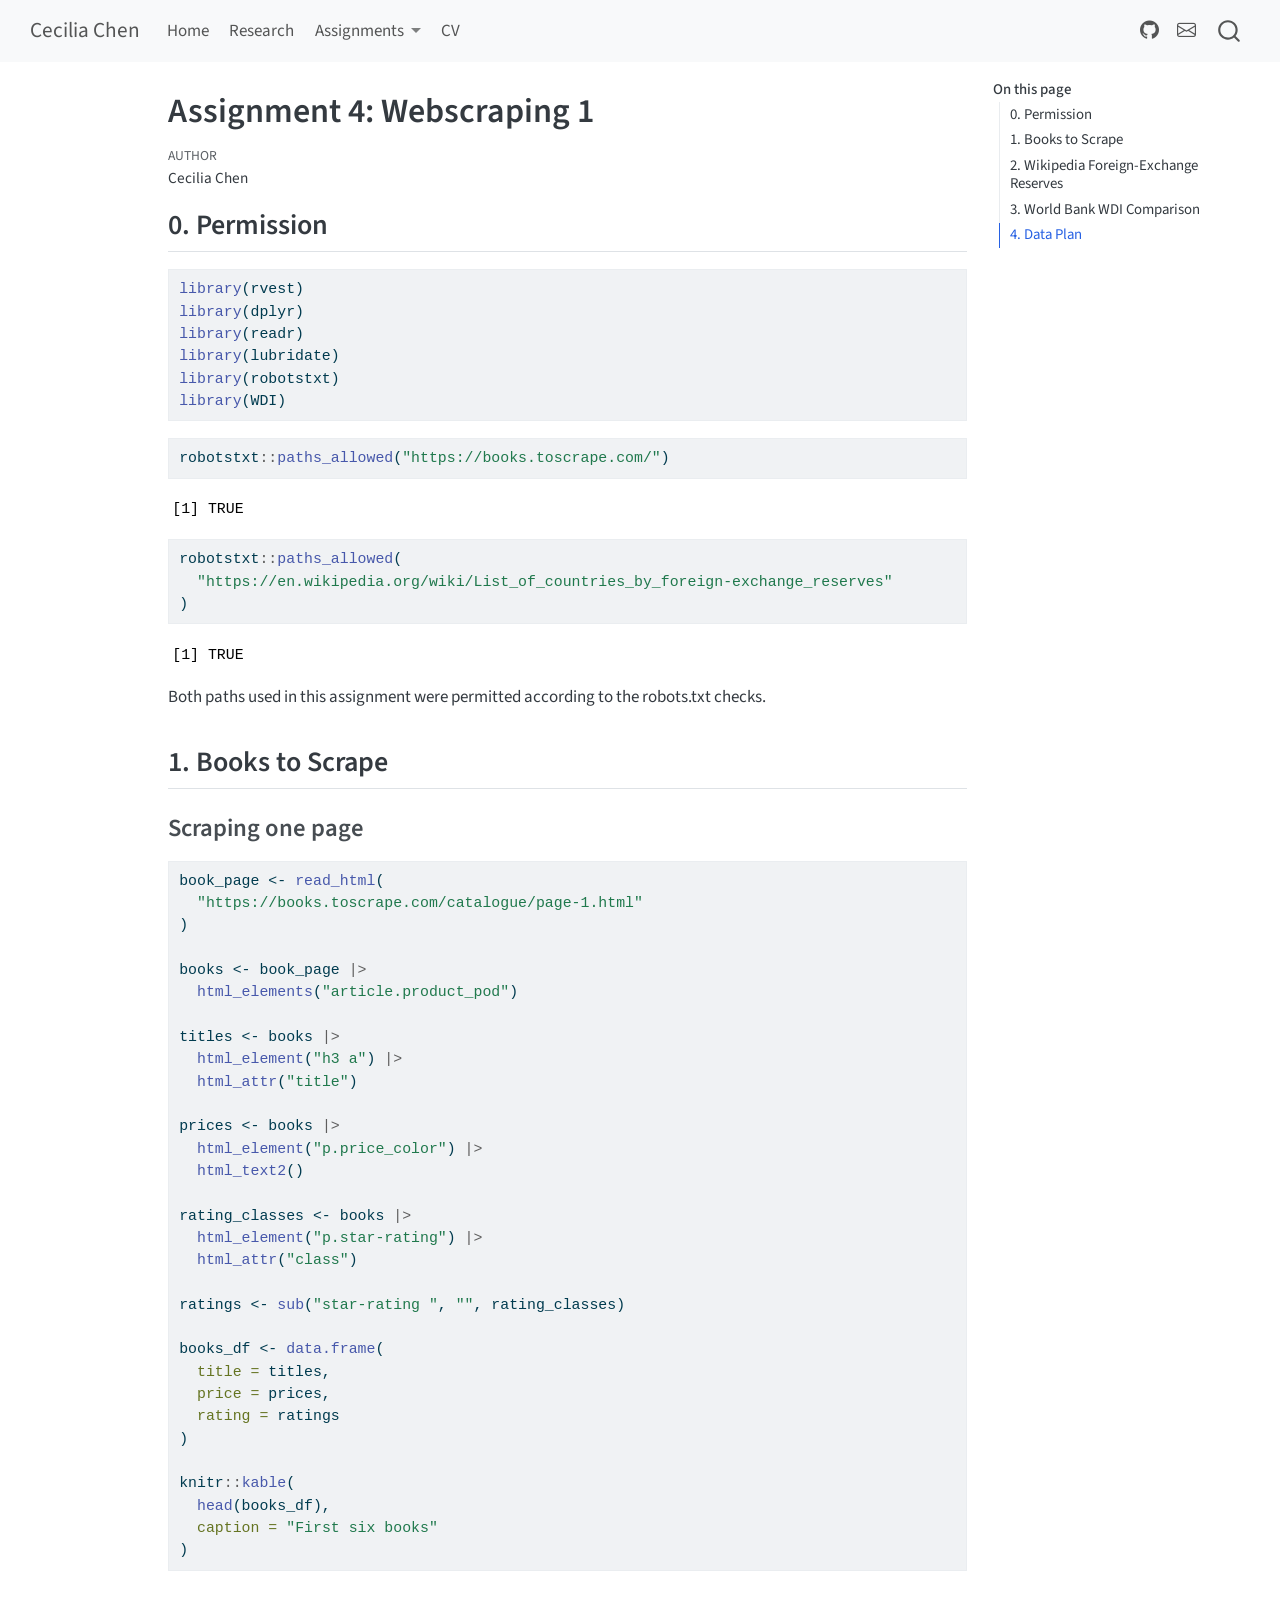
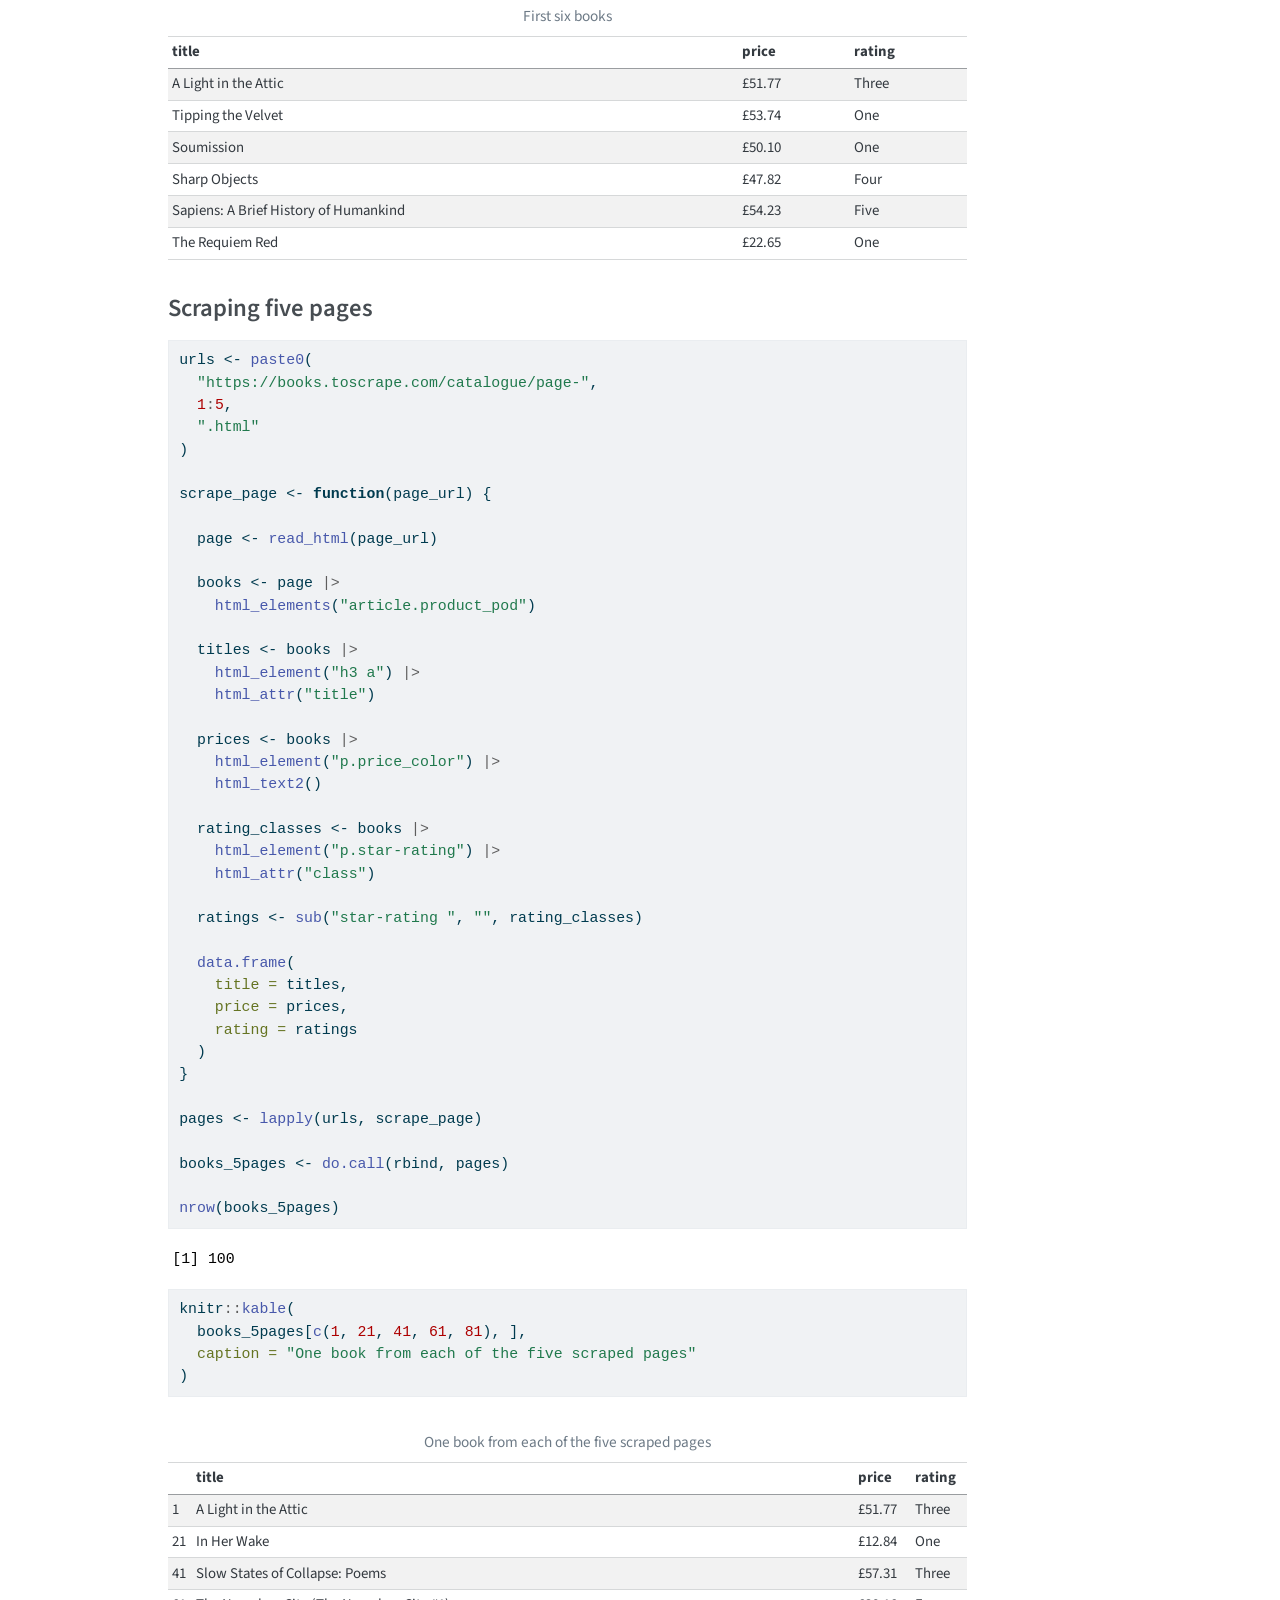
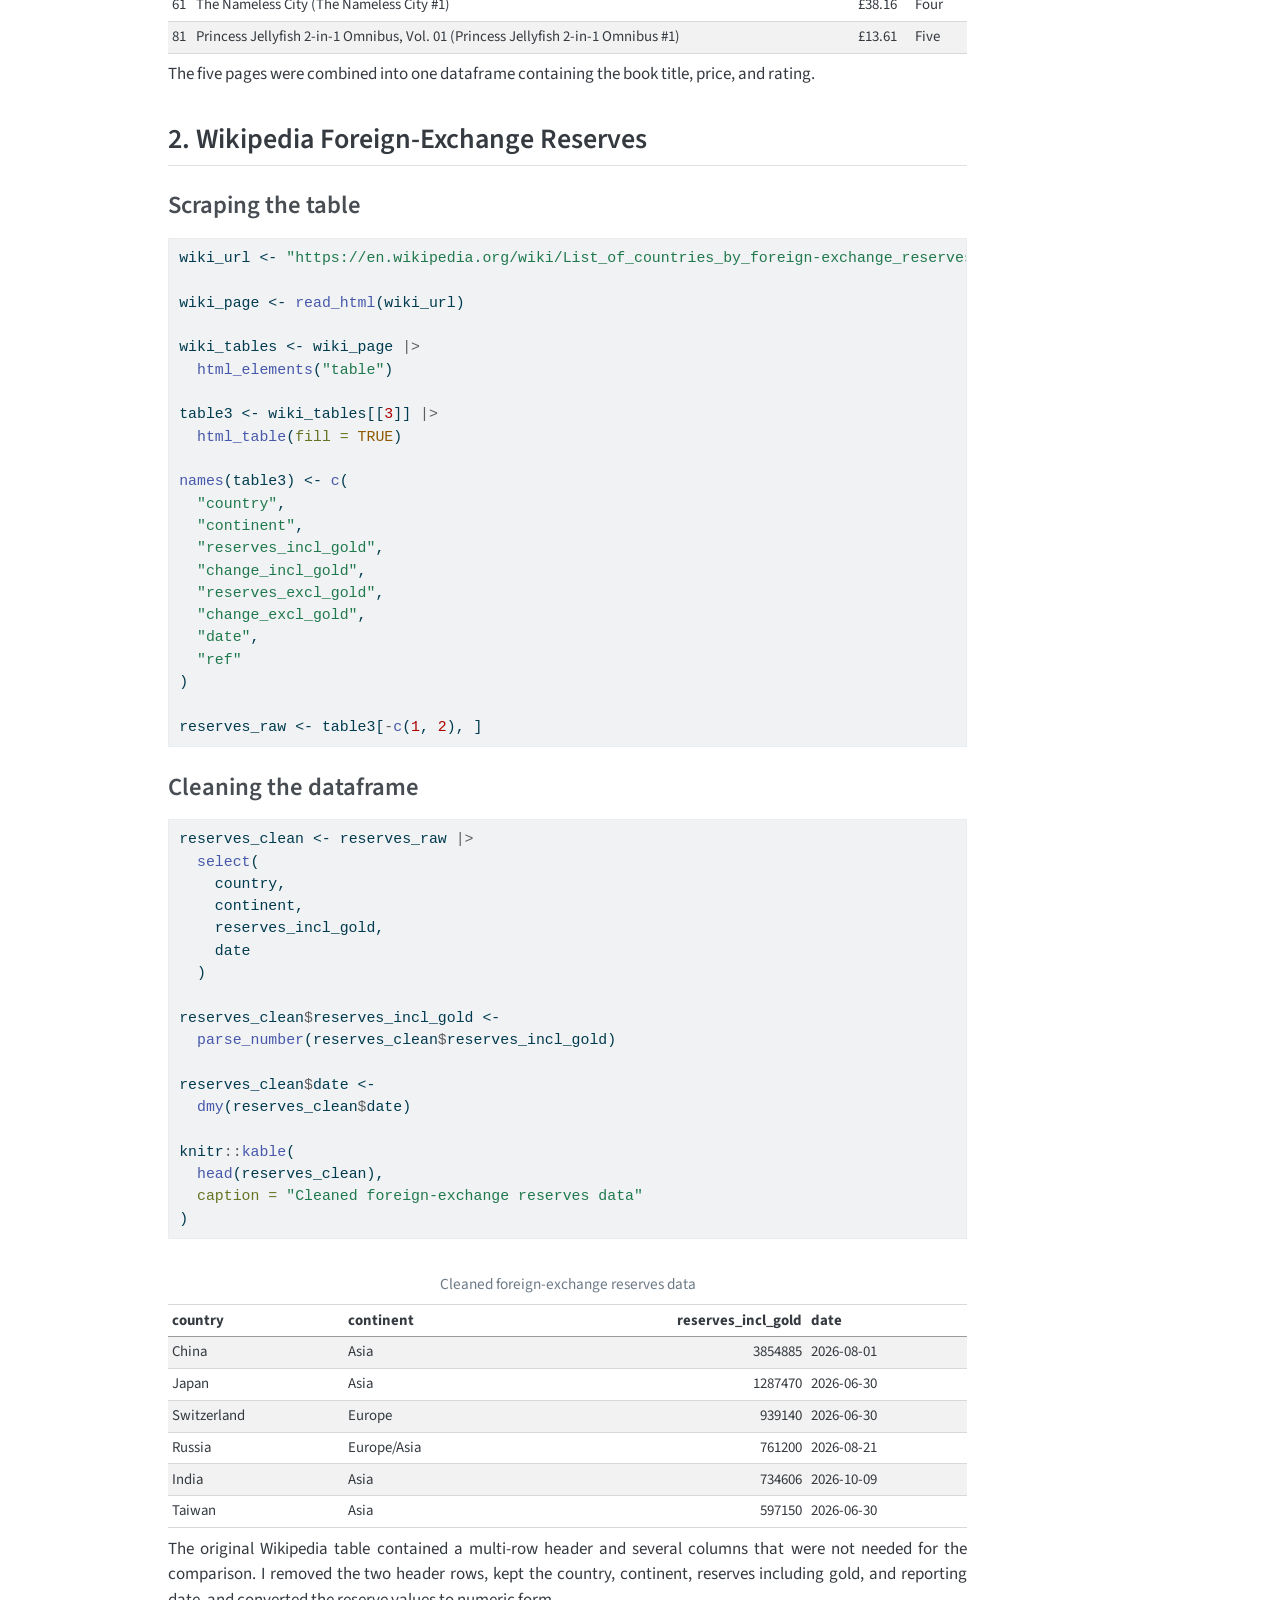
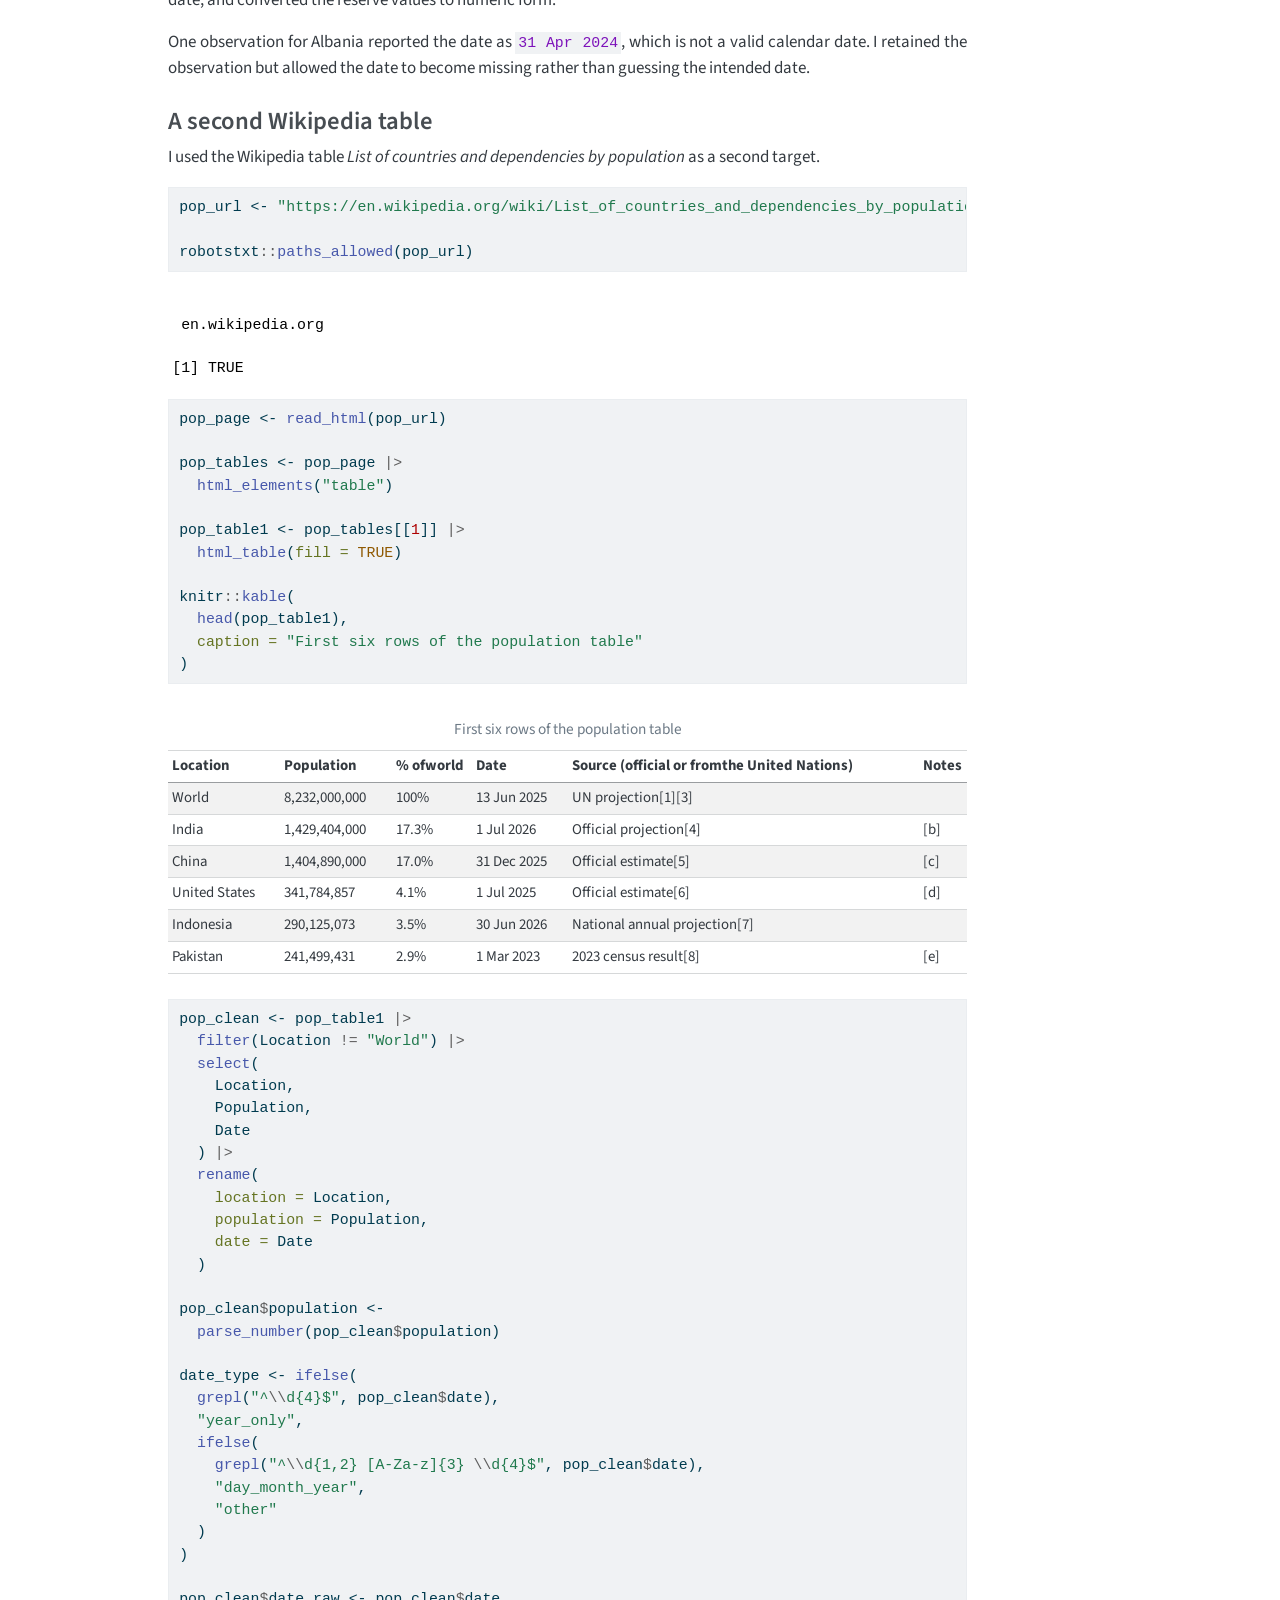
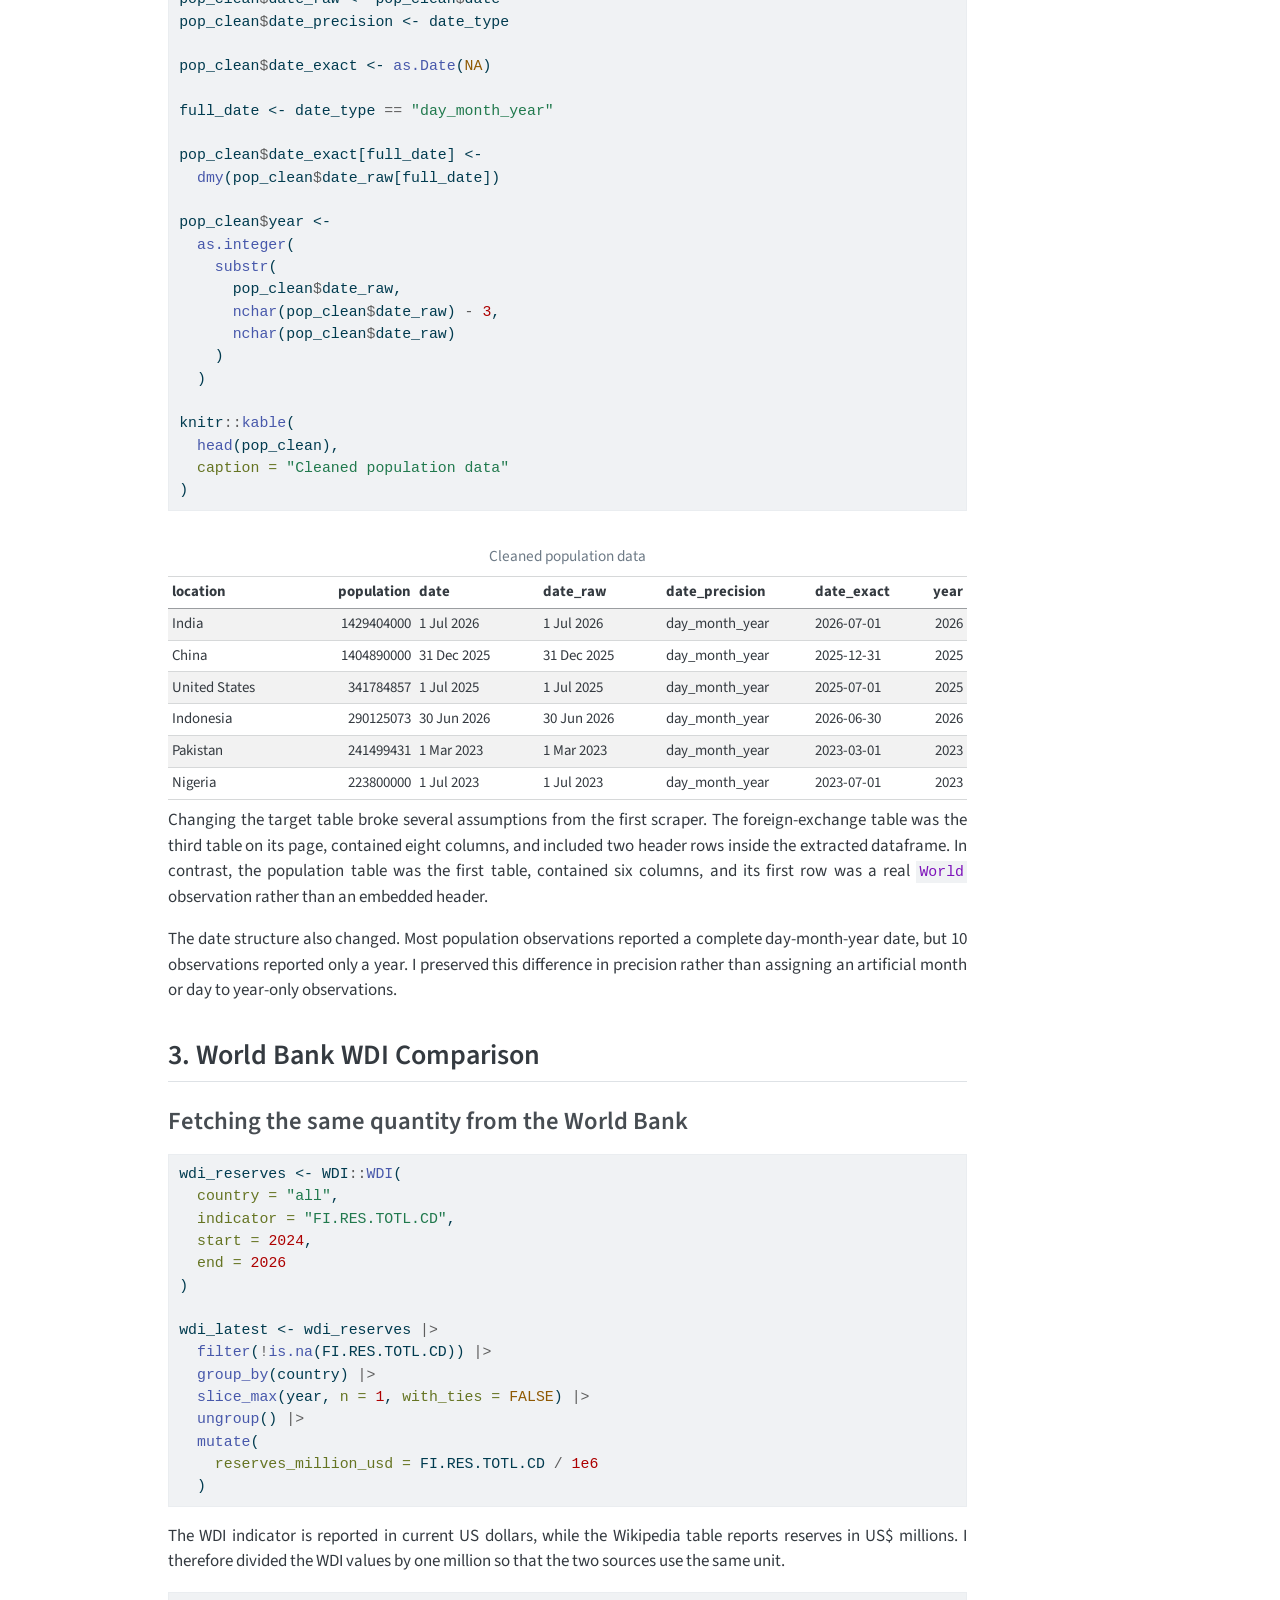
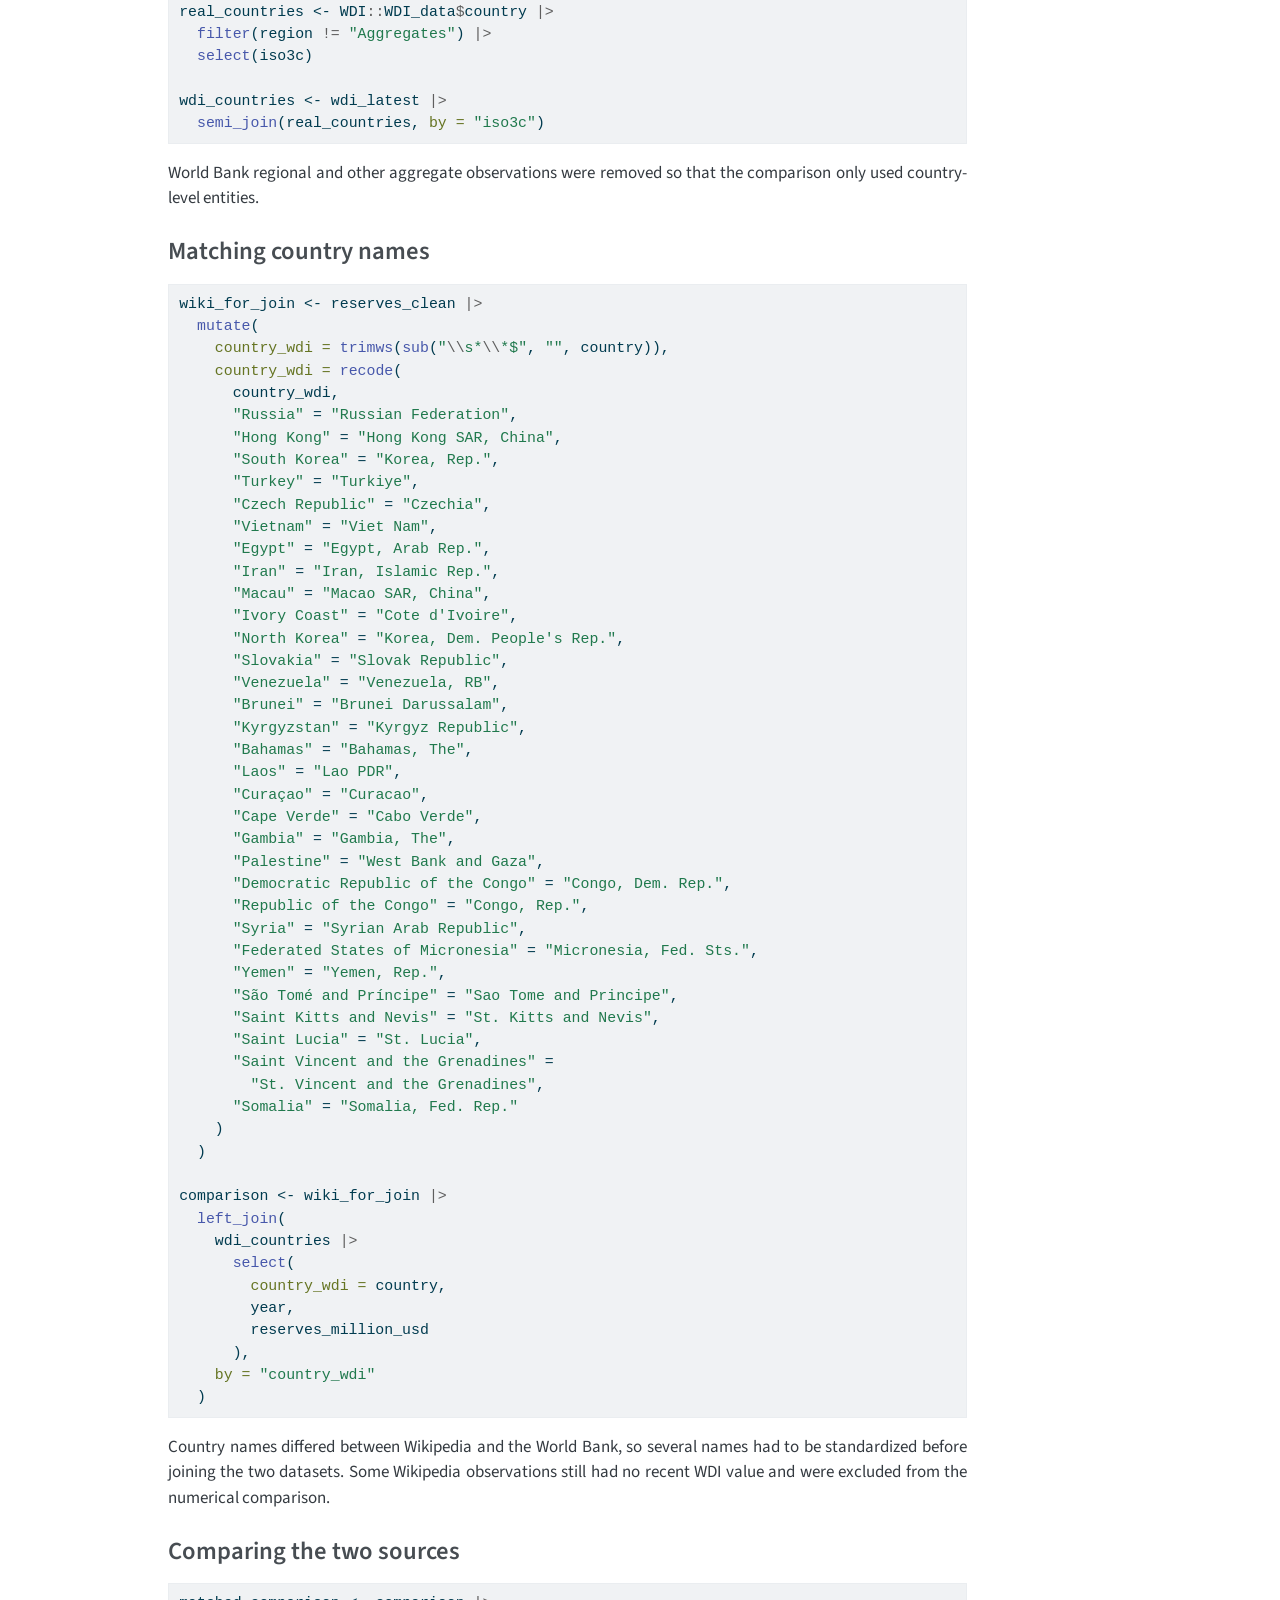
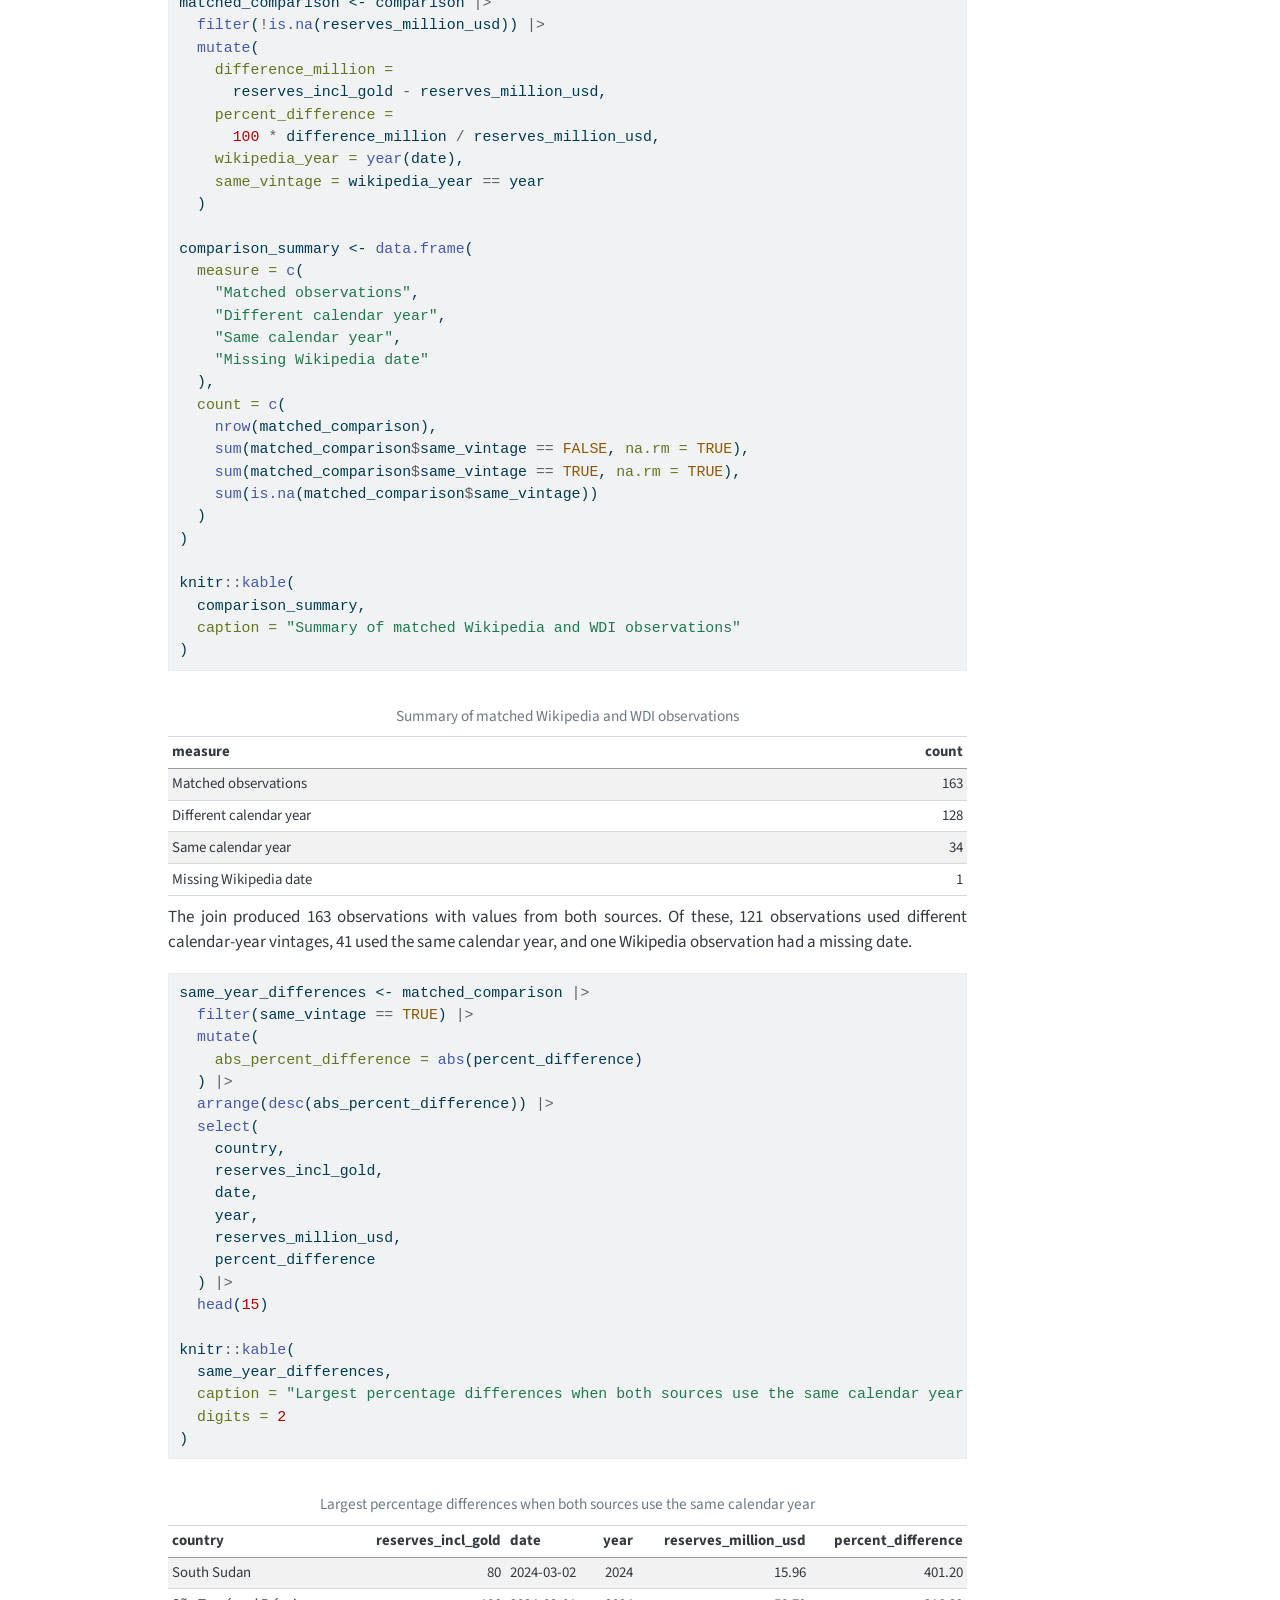
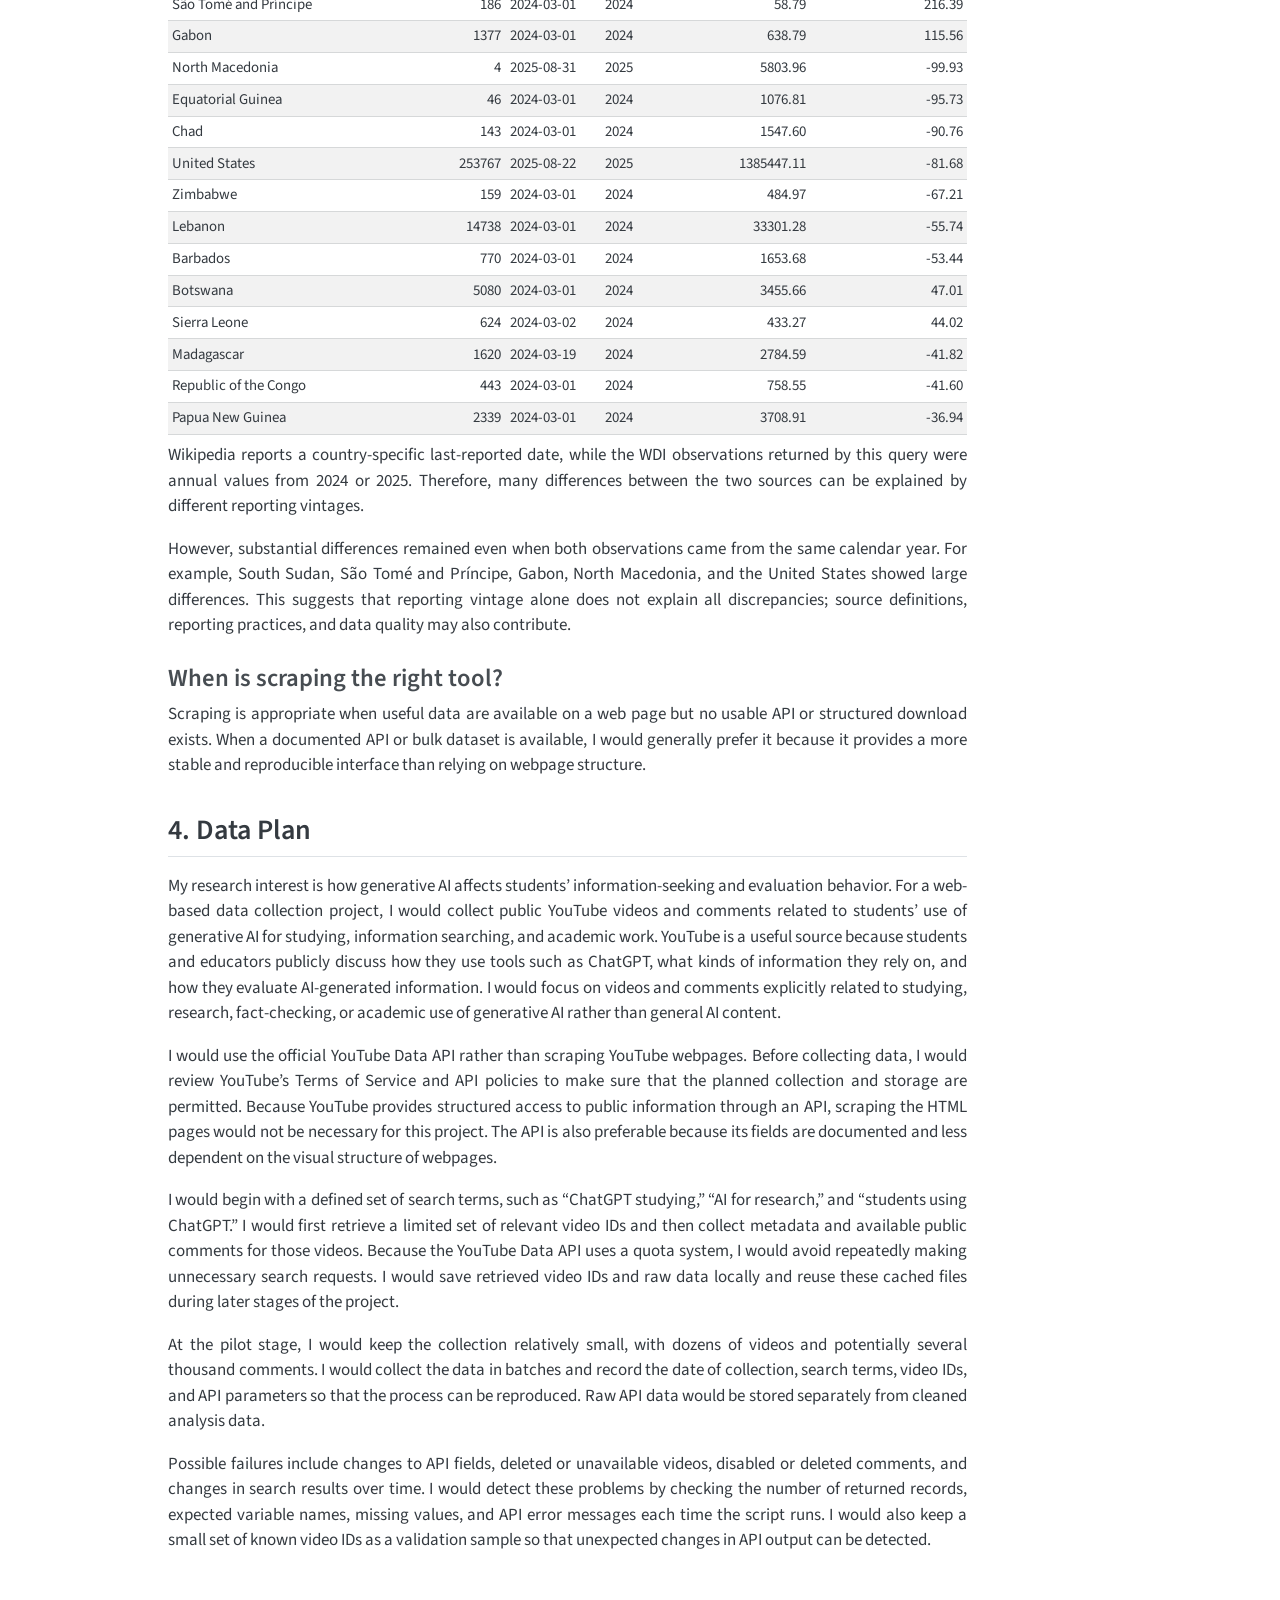
<file: docs/assign04.html>
<!DOCTYPE html>
<html xmlns="http://www.w3.org/1999/xhtml" lang="en" xml:lang="en"><head>

<meta charset="utf-8">
<meta name="generator" content="quarto-1.10.18">

<meta name="viewport" content="width=device-width, initial-scale=1.0, user-scalable=yes">

<meta name="author" content="Cecilia Chen">

<title>Assignment 4: Webscraping 1 – Cecilia Chen</title>
<style>
/* Default styles provided by pandoc.
** See https://pandoc.org/MANUAL.html#variables-for-html for config info.
*/
span.smallcaps{font-variant: small-caps;}
div.columns{display: flex; gap: 1.5em;}
div.column{flex: auto;}
@media screen {
div.columns{gap: min(4vw, 1.5em);}
div.column{overflow-x: auto;}
}
div.hanging-indent{margin-left: 1.5em; text-indent: -1.5em;}
ul.task-list{list-style: none;}
ul.task-list li input[type="checkbox"] {
  width: 0.8em;
  margin: 0 0.8em 0.2em -1em; /* quarto-specific, see https://github.com/quarto-dev/quarto-cli/issues/4556 */ 
  vertical-align: middle;
}
/* CSS for syntax highlighting */
html { -webkit-text-size-adjust: 100%; }
pre > code.sourceCode { white-space: pre; position: relative; }
pre > code.sourceCode > span { display: inline-block; line-height: 1.25; }
pre > code.sourceCode > span:empty { height: 1.2em; }
.sourceCode { overflow: visible; }
code.sourceCode > span { color: inherit; text-decoration: inherit; }
div.sourceCode { margin: 1em 0; }
pre.sourceCode { margin: 0; }
@media screen {
div.sourceCode { overflow: auto; }
}
@media print {
pre > code.sourceCode { white-space: pre-wrap; }
pre > code.sourceCode > span { text-indent: -5em; padding-left: 5em; }
}
pre.numberSource code
  { counter-reset: source-line 0; }
pre.numberSource code > span
  { position: relative; left: -4em; counter-increment: source-line; }
pre.numberSource code > span > a:first-child::before
  { content: counter(source-line);
    position: relative; left: -1em; text-align: right; vertical-align: baseline;
    border: none; display: inline-block;
    -webkit-touch-callout: none; -webkit-user-select: none;
    -khtml-user-select: none; -moz-user-select: none;
    -ms-user-select: none; user-select: none;
    padding: 0 4px; width: 4em;
  }
pre.numberSource { margin-left: 3em;  padding-left: 4px; }
div.sourceCode
  {   }
@media screen {
pre > code.sourceCode > span > a:first-child::before { text-decoration: underline; }
}
</style>


<script src="site_libs/quarto-nav/quarto-nav.js"></script>
<script src="site_libs/quarto-nav/headroom.min.js"></script>
<script src="site_libs/clipboard/clipboard.min.js"></script>
<script src="site_libs/quarto-search/autocomplete.umd.js"></script>
<script src="site_libs/quarto-search/fuse.min.js"></script>
<script src="site_libs/quarto-search/quarto-search.js"></script>
<meta name="quarto:offset" content="./">
<script src="site_libs/quarto-html/quarto.js" type="module"></script>
<script src="site_libs/quarto-html/tabsets/tabsets.js" type="module"></script>
<script src="site_libs/quarto-html/popper.min.js"></script>
<script src="site_libs/quarto-html/tippy.umd.min.js"></script>
<script src="site_libs/quarto-html/anchor.min.js"></script>
<link href="site_libs/quarto-html/tippy.css" rel="stylesheet">
<link href="site_libs/quarto-html/quarto-syntax-highlighting-64a204ab8560d761af7679ceaba22944.css" rel="stylesheet" id="quarto-text-highlighting-styles">
<script src="site_libs/bootstrap/bootstrap.min.js"></script>
<link href="site_libs/bootstrap/bootstrap-icons.css" rel="stylesheet">
<link href="site_libs/bootstrap/bootstrap-445b8638c3d06994fee0907d791121c4.min.css" rel="stylesheet" append-hash="true" id="quarto-bootstrap" data-mode="light">
<script id="quarto-search-options" type="application/json">{
  "location": "navbar",
  "copy-button": false,
  "collapse-after": 3,
  "panel-placement": "end",
  "type": "overlay",
  "limit": 50,
  "keyboard-shortcut": [
    "f",
    "/",
    "s"
  ],
  "show-item-context": false,
  "language": {
    "search-no-results-text": "No results",
    "search-matching-documents-text": "matching documents",
    "search-copy-link-title": "Copy link to search",
    "search-hide-matches-text": "Hide additional matches",
    "search-more-match-text": "more match in this document",
    "search-more-matches-text": "more matches in this document",
    "search-clear-button-title": "Clear",
    "search-text-placeholder": "",
    "search-detached-cancel-button-title": "Cancel",
    "search-submit-button-title": "Submit",
    "search-label": "Search"
  }
}</script>


<link rel="stylesheet" href="styles.css">
</head>

<body class="nav-fixed quarto-light">

<div id="quarto-search-results"></div>
  <header id="quarto-header" class="headroom fixed-top">
    <nav class="navbar navbar-expand-lg " data-bs-theme="dark">
      <div class="navbar-container container-fluid">
      <div class="navbar-brand-container mx-auto">
    <a class="navbar-brand" href="./index.html">
    <span class="navbar-title">Cecilia Chen</span>
    </a>
  </div>
            <div id="quarto-search" class="" title="Search"></div>
          <button class="navbar-toggler" type="button" data-bs-toggle="collapse" data-bs-target="#navbarCollapse" aria-controls="navbarCollapse" role="menu" aria-expanded="false" aria-label="Toggle navigation" onclick="if (window.quartoToggleHeadroom) { window.quartoToggleHeadroom(); }">
  <span class="navbar-toggler-icon"></span>
</button>
          <div class="collapse navbar-collapse" id="navbarCollapse">
            <ul class="navbar-nav navbar-nav-scroll me-auto">
  <li class="nav-item">
    <a class="nav-link" href="./index.html"> 
<span class="menu-text">Home</span></a>
  </li>  
  <li class="nav-item">
    <a class="nav-link" href="./research.html"> 
<span class="menu-text">Research</span></a>
  </li>  
  <li class="nav-item dropdown ">
    <a class="nav-link dropdown-toggle" href="#" id="nav-menu-assignments" role="link" data-bs-toggle="dropdown" aria-expanded="false">
 <span class="menu-text">Assignments</span>
    </a>
    <ul class="dropdown-menu" aria-labelledby="nav-menu-assignments">    
        <li>
    <a class="dropdown-item" href="./assign01.html">
 <span class="dropdown-text">Assignment 1: Website Design Note</span></a>
  </li>  
        <li>
    <a class="dropdown-item" href="./assign02.html">
 <span class="dropdown-text">Assignment 2: Google Trends</span></a>
  </li>  
        <li>
    <a class="dropdown-item" href="./assign03.html">
 <span class="dropdown-text">Assignment 3: ACS via tidycensus</span></a>
  </li>  
        <li>
    <a class="dropdown-item" href="./assign04.html">
 <span class="dropdown-text">Assignment 4: Webscraping 1</span></a>
  </li>  
        <li>
    <a class="dropdown-item" href="./assign05.html">
 <span class="dropdown-text">Assignment 5: Government Data API</span></a>
  </li>  
        <li>
    <a class="dropdown-item" href="./assign06.html">
 <span class="dropdown-text">Assignment 6: Text Analytics with quanteda</span></a>
  </li>  
        <li>
    <a class="dropdown-item" href="./workshop_scraping.html">
 <span class="dropdown-text">Web Scraping Workshop</span></a>
  </li>  
    </ul>
  </li>
  <li class="nav-item">
    <a class="nav-link" href="./cv.html"> 
<span class="menu-text">CV</span></a>
  </li>  
</ul>
            <ul class="navbar-nav navbar-nav-scroll ms-auto">
  <li class="nav-item compact">
    <a class="nav-link" href="https://github.com/chen-cecilia"> <i class="bi bi-github" role="img">
</i> 
<span class="menu-text"></span></a>
  </li>  
  <li class="nav-item compact">
    <a class="nav-link" href="mailto:dal801123@utdallas.edu"> <i class="bi bi-envelope" role="img">
</i> 
<span class="menu-text"></span></a>
  </li>  
</ul>
          </div> <!-- /navcollapse -->
            <div class="quarto-navbar-tools">
</div>
      </div> <!-- /container-fluid -->
    </nav>
</header>
<!-- content -->
<div id="quarto-content" class="quarto-container page-columns page-rows-contents page-layout-article page-navbar">
<!-- sidebar -->
<!-- margin-sidebar -->
    <div id="quarto-margin-sidebar" class="sidebar margin-sidebar">
        <nav id="TOC" role="doc-toc" class="toc-active">
    <h2 id="toc-title">On this page</h2>
   
  <ul>
  <li><a href="#permission" id="toc-permission" class="nav-link active" data-scroll-target="#permission">0. Permission</a></li>
  <li><a href="#books-to-scrape" id="toc-books-to-scrape" class="nav-link" data-scroll-target="#books-to-scrape">1. Books to Scrape</a>
  <ul class="collapse">
  <li><a href="#scraping-one-page" id="toc-scraping-one-page" class="nav-link" data-scroll-target="#scraping-one-page">Scraping one page</a></li>
  <li><a href="#scraping-five-pages" id="toc-scraping-five-pages" class="nav-link" data-scroll-target="#scraping-five-pages">Scraping five pages</a></li>
  </ul></li>
  <li><a href="#wikipedia-foreign-exchange-reserves" id="toc-wikipedia-foreign-exchange-reserves" class="nav-link" data-scroll-target="#wikipedia-foreign-exchange-reserves">2. Wikipedia Foreign-Exchange Reserves</a>
  <ul class="collapse">
  <li><a href="#scraping-the-table" id="toc-scraping-the-table" class="nav-link" data-scroll-target="#scraping-the-table">Scraping the table</a></li>
  <li><a href="#cleaning-the-dataframe" id="toc-cleaning-the-dataframe" class="nav-link" data-scroll-target="#cleaning-the-dataframe">Cleaning the dataframe</a></li>
  <li><a href="#a-second-wikipedia-table" id="toc-a-second-wikipedia-table" class="nav-link" data-scroll-target="#a-second-wikipedia-table">A second Wikipedia table</a></li>
  </ul></li>
  <li><a href="#world-bank-wdi-comparison" id="toc-world-bank-wdi-comparison" class="nav-link" data-scroll-target="#world-bank-wdi-comparison">3. World Bank WDI Comparison</a>
  <ul class="collapse">
  <li><a href="#fetching-the-same-quantity-from-the-world-bank" id="toc-fetching-the-same-quantity-from-the-world-bank" class="nav-link" data-scroll-target="#fetching-the-same-quantity-from-the-world-bank">Fetching the same quantity from the World Bank</a></li>
  <li><a href="#matching-country-names" id="toc-matching-country-names" class="nav-link" data-scroll-target="#matching-country-names">Matching country names</a></li>
  <li><a href="#comparing-the-two-sources" id="toc-comparing-the-two-sources" class="nav-link" data-scroll-target="#comparing-the-two-sources">Comparing the two sources</a></li>
  <li><a href="#when-is-scraping-the-right-tool" id="toc-when-is-scraping-the-right-tool" class="nav-link" data-scroll-target="#when-is-scraping-the-right-tool">When is scraping the right tool?</a></li>
  </ul></li>
  <li><a href="#data-plan" id="toc-data-plan" class="nav-link" data-scroll-target="#data-plan">4. Data Plan</a></li>
  </ul>
</nav>
    </div>
<!-- main -->
<main class="content" id="quarto-document-content">

<header id="title-block-header" class="quarto-title-block default">
<div class="quarto-title">
<h1 class="title">Assignment 4: Webscraping 1</h1>
</div>



<div class="quarto-title-meta">

    <div>
    <div class="quarto-title-meta-heading">Author</div>
    <div class="quarto-title-meta-contents">
             <p>Cecilia Chen </p>
          </div>
  </div>
    
  
    
  </div>
  


</header>


<section id="permission" class="level2">
<h2 class="anchored" data-anchor-id="permission">0. Permission</h2>
<div class="cell">
<div class="code-copy-outer-scaffold"><div class="sourceCode cell-code" id="cb1"><pre class="sourceCode r code-with-copy"><code class="sourceCode r"><span id="cb1-1"><a href="#cb1-1" aria-hidden="true" tabindex="-1"></a><span class="fu">library</span>(rvest)</span>
<span id="cb1-2"><a href="#cb1-2" aria-hidden="true" tabindex="-1"></a><span class="fu">library</span>(dplyr)</span>
<span id="cb1-3"><a href="#cb1-3" aria-hidden="true" tabindex="-1"></a><span class="fu">library</span>(readr)</span>
<span id="cb1-4"><a href="#cb1-4" aria-hidden="true" tabindex="-1"></a><span class="fu">library</span>(lubridate)</span>
<span id="cb1-5"><a href="#cb1-5" aria-hidden="true" tabindex="-1"></a><span class="fu">library</span>(robotstxt)</span>
<span id="cb1-6"><a href="#cb1-6" aria-hidden="true" tabindex="-1"></a><span class="fu">library</span>(WDI)</span></code></pre></div><button title="Copy to Clipboard" class="code-copy-button"><i class="bi"></i></button></div>
</div>
<div class="cell">
<div class="code-copy-outer-scaffold"><div class="sourceCode cell-code" id="cb2"><pre class="sourceCode r code-with-copy"><code class="sourceCode r"><span id="cb2-1"><a href="#cb2-1" aria-hidden="true" tabindex="-1"></a>robotstxt<span class="sc">::</span><span class="fu">paths_allowed</span>(<span class="st">"https://books.toscrape.com/"</span>)</span></code></pre></div><button title="Copy to Clipboard" class="code-copy-button"><i class="bi"></i></button></div>
<div class="cell-output cell-output-stdout">
<pre><code>[1] TRUE</code></pre>
</div>
<div class="code-copy-outer-scaffold"><div class="sourceCode cell-code" id="cb4"><pre class="sourceCode r code-with-copy"><code class="sourceCode r"><span id="cb4-1"><a href="#cb4-1" aria-hidden="true" tabindex="-1"></a>robotstxt<span class="sc">::</span><span class="fu">paths_allowed</span>(</span>
<span id="cb4-2"><a href="#cb4-2" aria-hidden="true" tabindex="-1"></a>  <span class="st">"https://en.wikipedia.org/wiki/List_of_countries_by_foreign-exchange_reserves"</span></span>
<span id="cb4-3"><a href="#cb4-3" aria-hidden="true" tabindex="-1"></a>)</span></code></pre></div><button title="Copy to Clipboard" class="code-copy-button"><i class="bi"></i></button></div>
<div class="cell-output cell-output-stdout">
<pre><code>[1] TRUE</code></pre>
</div>
</div>
<p>Both paths used in this assignment were permitted according to the robots.txt checks.</p>
</section>
<section id="books-to-scrape" class="level2">
<h2 class="anchored" data-anchor-id="books-to-scrape">1. Books to Scrape</h2>
<section id="scraping-one-page" class="level3">
<h3 class="anchored" data-anchor-id="scraping-one-page">Scraping one page</h3>
<div class="cell">
<div class="code-copy-outer-scaffold"><div class="sourceCode cell-code" id="cb6"><pre class="sourceCode r code-with-copy"><code class="sourceCode r"><span id="cb6-1"><a href="#cb6-1" aria-hidden="true" tabindex="-1"></a>book_page <span class="ot">&lt;-</span> <span class="fu">read_html</span>(</span>
<span id="cb6-2"><a href="#cb6-2" aria-hidden="true" tabindex="-1"></a>  <span class="st">"https://books.toscrape.com/catalogue/page-1.html"</span></span>
<span id="cb6-3"><a href="#cb6-3" aria-hidden="true" tabindex="-1"></a>)</span>
<span id="cb6-4"><a href="#cb6-4" aria-hidden="true" tabindex="-1"></a></span>
<span id="cb6-5"><a href="#cb6-5" aria-hidden="true" tabindex="-1"></a>books <span class="ot">&lt;-</span> book_page <span class="sc">|&gt;</span></span>
<span id="cb6-6"><a href="#cb6-6" aria-hidden="true" tabindex="-1"></a>  <span class="fu">html_elements</span>(<span class="st">"article.product_pod"</span>)</span>
<span id="cb6-7"><a href="#cb6-7" aria-hidden="true" tabindex="-1"></a></span>
<span id="cb6-8"><a href="#cb6-8" aria-hidden="true" tabindex="-1"></a>titles <span class="ot">&lt;-</span> books <span class="sc">|&gt;</span></span>
<span id="cb6-9"><a href="#cb6-9" aria-hidden="true" tabindex="-1"></a>  <span class="fu">html_element</span>(<span class="st">"h3 a"</span>) <span class="sc">|&gt;</span></span>
<span id="cb6-10"><a href="#cb6-10" aria-hidden="true" tabindex="-1"></a>  <span class="fu">html_attr</span>(<span class="st">"title"</span>)</span>
<span id="cb6-11"><a href="#cb6-11" aria-hidden="true" tabindex="-1"></a></span>
<span id="cb6-12"><a href="#cb6-12" aria-hidden="true" tabindex="-1"></a>prices <span class="ot">&lt;-</span> books <span class="sc">|&gt;</span></span>
<span id="cb6-13"><a href="#cb6-13" aria-hidden="true" tabindex="-1"></a>  <span class="fu">html_element</span>(<span class="st">"p.price_color"</span>) <span class="sc">|&gt;</span></span>
<span id="cb6-14"><a href="#cb6-14" aria-hidden="true" tabindex="-1"></a>  <span class="fu">html_text2</span>()</span>
<span id="cb6-15"><a href="#cb6-15" aria-hidden="true" tabindex="-1"></a></span>
<span id="cb6-16"><a href="#cb6-16" aria-hidden="true" tabindex="-1"></a>rating_classes <span class="ot">&lt;-</span> books <span class="sc">|&gt;</span></span>
<span id="cb6-17"><a href="#cb6-17" aria-hidden="true" tabindex="-1"></a>  <span class="fu">html_element</span>(<span class="st">"p.star-rating"</span>) <span class="sc">|&gt;</span></span>
<span id="cb6-18"><a href="#cb6-18" aria-hidden="true" tabindex="-1"></a>  <span class="fu">html_attr</span>(<span class="st">"class"</span>)</span>
<span id="cb6-19"><a href="#cb6-19" aria-hidden="true" tabindex="-1"></a></span>
<span id="cb6-20"><a href="#cb6-20" aria-hidden="true" tabindex="-1"></a>ratings <span class="ot">&lt;-</span> <span class="fu">sub</span>(<span class="st">"star-rating "</span>, <span class="st">""</span>, rating_classes)</span>
<span id="cb6-21"><a href="#cb6-21" aria-hidden="true" tabindex="-1"></a></span>
<span id="cb6-22"><a href="#cb6-22" aria-hidden="true" tabindex="-1"></a>books_df <span class="ot">&lt;-</span> <span class="fu">data.frame</span>(</span>
<span id="cb6-23"><a href="#cb6-23" aria-hidden="true" tabindex="-1"></a>  <span class="at">title =</span> titles,</span>
<span id="cb6-24"><a href="#cb6-24" aria-hidden="true" tabindex="-1"></a>  <span class="at">price =</span> prices,</span>
<span id="cb6-25"><a href="#cb6-25" aria-hidden="true" tabindex="-1"></a>  <span class="at">rating =</span> ratings</span>
<span id="cb6-26"><a href="#cb6-26" aria-hidden="true" tabindex="-1"></a>)</span>
<span id="cb6-27"><a href="#cb6-27" aria-hidden="true" tabindex="-1"></a></span>
<span id="cb6-28"><a href="#cb6-28" aria-hidden="true" tabindex="-1"></a>knitr<span class="sc">::</span><span class="fu">kable</span>(</span>
<span id="cb6-29"><a href="#cb6-29" aria-hidden="true" tabindex="-1"></a>  <span class="fu">head</span>(books_df),</span>
<span id="cb6-30"><a href="#cb6-30" aria-hidden="true" tabindex="-1"></a>  <span class="at">caption =</span> <span class="st">"First six books"</span></span>
<span id="cb6-31"><a href="#cb6-31" aria-hidden="true" tabindex="-1"></a>)</span></code></pre></div><button title="Copy to Clipboard" class="code-copy-button"><i class="bi"></i></button></div>
<div class="cell-output-display">
<table class="caption-top table table-sm table-striped small">
<caption>First six books</caption>
<thead>
<tr class="header">
<th style="text-align: left;">title</th>
<th style="text-align: left;">price</th>
<th style="text-align: left;">rating</th>
</tr>
</thead>
<tbody>
<tr class="odd">
<td style="text-align: left;">A Light in the Attic</td>
<td style="text-align: left;">£51.77</td>
<td style="text-align: left;">Three</td>
</tr>
<tr class="even">
<td style="text-align: left;">Tipping the Velvet</td>
<td style="text-align: left;">£53.74</td>
<td style="text-align: left;">One</td>
</tr>
<tr class="odd">
<td style="text-align: left;">Soumission</td>
<td style="text-align: left;">£50.10</td>
<td style="text-align: left;">One</td>
</tr>
<tr class="even">
<td style="text-align: left;">Sharp Objects</td>
<td style="text-align: left;">£47.82</td>
<td style="text-align: left;">Four</td>
</tr>
<tr class="odd">
<td style="text-align: left;">Sapiens: A Brief History of Humankind</td>
<td style="text-align: left;">£54.23</td>
<td style="text-align: left;">Five</td>
</tr>
<tr class="even">
<td style="text-align: left;">The Requiem Red</td>
<td style="text-align: left;">£22.65</td>
<td style="text-align: left;">One</td>
</tr>
</tbody>
</table>
</div>
</div>
</section>
<section id="scraping-five-pages" class="level3">
<h3 class="anchored" data-anchor-id="scraping-five-pages">Scraping five pages</h3>
<div class="cell">
<div class="code-copy-outer-scaffold"><div class="sourceCode cell-code" id="cb7"><pre class="sourceCode r code-with-copy"><code class="sourceCode r"><span id="cb7-1"><a href="#cb7-1" aria-hidden="true" tabindex="-1"></a>urls <span class="ot">&lt;-</span> <span class="fu">paste0</span>(</span>
<span id="cb7-2"><a href="#cb7-2" aria-hidden="true" tabindex="-1"></a>  <span class="st">"https://books.toscrape.com/catalogue/page-"</span>,</span>
<span id="cb7-3"><a href="#cb7-3" aria-hidden="true" tabindex="-1"></a>  <span class="dv">1</span><span class="sc">:</span><span class="dv">5</span>,</span>
<span id="cb7-4"><a href="#cb7-4" aria-hidden="true" tabindex="-1"></a>  <span class="st">".html"</span></span>
<span id="cb7-5"><a href="#cb7-5" aria-hidden="true" tabindex="-1"></a>)</span>
<span id="cb7-6"><a href="#cb7-6" aria-hidden="true" tabindex="-1"></a></span>
<span id="cb7-7"><a href="#cb7-7" aria-hidden="true" tabindex="-1"></a>scrape_page <span class="ot">&lt;-</span> <span class="cf">function</span>(page_url) {</span>
<span id="cb7-8"><a href="#cb7-8" aria-hidden="true" tabindex="-1"></a></span>
<span id="cb7-9"><a href="#cb7-9" aria-hidden="true" tabindex="-1"></a>  page <span class="ot">&lt;-</span> <span class="fu">read_html</span>(page_url)</span>
<span id="cb7-10"><a href="#cb7-10" aria-hidden="true" tabindex="-1"></a></span>
<span id="cb7-11"><a href="#cb7-11" aria-hidden="true" tabindex="-1"></a>  books <span class="ot">&lt;-</span> page <span class="sc">|&gt;</span></span>
<span id="cb7-12"><a href="#cb7-12" aria-hidden="true" tabindex="-1"></a>    <span class="fu">html_elements</span>(<span class="st">"article.product_pod"</span>)</span>
<span id="cb7-13"><a href="#cb7-13" aria-hidden="true" tabindex="-1"></a></span>
<span id="cb7-14"><a href="#cb7-14" aria-hidden="true" tabindex="-1"></a>  titles <span class="ot">&lt;-</span> books <span class="sc">|&gt;</span></span>
<span id="cb7-15"><a href="#cb7-15" aria-hidden="true" tabindex="-1"></a>    <span class="fu">html_element</span>(<span class="st">"h3 a"</span>) <span class="sc">|&gt;</span></span>
<span id="cb7-16"><a href="#cb7-16" aria-hidden="true" tabindex="-1"></a>    <span class="fu">html_attr</span>(<span class="st">"title"</span>)</span>
<span id="cb7-17"><a href="#cb7-17" aria-hidden="true" tabindex="-1"></a></span>
<span id="cb7-18"><a href="#cb7-18" aria-hidden="true" tabindex="-1"></a>  prices <span class="ot">&lt;-</span> books <span class="sc">|&gt;</span></span>
<span id="cb7-19"><a href="#cb7-19" aria-hidden="true" tabindex="-1"></a>    <span class="fu">html_element</span>(<span class="st">"p.price_color"</span>) <span class="sc">|&gt;</span></span>
<span id="cb7-20"><a href="#cb7-20" aria-hidden="true" tabindex="-1"></a>    <span class="fu">html_text2</span>()</span>
<span id="cb7-21"><a href="#cb7-21" aria-hidden="true" tabindex="-1"></a></span>
<span id="cb7-22"><a href="#cb7-22" aria-hidden="true" tabindex="-1"></a>  rating_classes <span class="ot">&lt;-</span> books <span class="sc">|&gt;</span></span>
<span id="cb7-23"><a href="#cb7-23" aria-hidden="true" tabindex="-1"></a>    <span class="fu">html_element</span>(<span class="st">"p.star-rating"</span>) <span class="sc">|&gt;</span></span>
<span id="cb7-24"><a href="#cb7-24" aria-hidden="true" tabindex="-1"></a>    <span class="fu">html_attr</span>(<span class="st">"class"</span>)</span>
<span id="cb7-25"><a href="#cb7-25" aria-hidden="true" tabindex="-1"></a></span>
<span id="cb7-26"><a href="#cb7-26" aria-hidden="true" tabindex="-1"></a>  ratings <span class="ot">&lt;-</span> <span class="fu">sub</span>(<span class="st">"star-rating "</span>, <span class="st">""</span>, rating_classes)</span>
<span id="cb7-27"><a href="#cb7-27" aria-hidden="true" tabindex="-1"></a></span>
<span id="cb7-28"><a href="#cb7-28" aria-hidden="true" tabindex="-1"></a>  <span class="fu">data.frame</span>(</span>
<span id="cb7-29"><a href="#cb7-29" aria-hidden="true" tabindex="-1"></a>    <span class="at">title =</span> titles,</span>
<span id="cb7-30"><a href="#cb7-30" aria-hidden="true" tabindex="-1"></a>    <span class="at">price =</span> prices,</span>
<span id="cb7-31"><a href="#cb7-31" aria-hidden="true" tabindex="-1"></a>    <span class="at">rating =</span> ratings</span>
<span id="cb7-32"><a href="#cb7-32" aria-hidden="true" tabindex="-1"></a>  )</span>
<span id="cb7-33"><a href="#cb7-33" aria-hidden="true" tabindex="-1"></a>}</span>
<span id="cb7-34"><a href="#cb7-34" aria-hidden="true" tabindex="-1"></a></span>
<span id="cb7-35"><a href="#cb7-35" aria-hidden="true" tabindex="-1"></a>pages <span class="ot">&lt;-</span> <span class="fu">lapply</span>(urls, scrape_page)</span>
<span id="cb7-36"><a href="#cb7-36" aria-hidden="true" tabindex="-1"></a></span>
<span id="cb7-37"><a href="#cb7-37" aria-hidden="true" tabindex="-1"></a>books_5pages <span class="ot">&lt;-</span> <span class="fu">do.call</span>(rbind, pages)</span>
<span id="cb7-38"><a href="#cb7-38" aria-hidden="true" tabindex="-1"></a></span>
<span id="cb7-39"><a href="#cb7-39" aria-hidden="true" tabindex="-1"></a><span class="fu">nrow</span>(books_5pages)</span></code></pre></div><button title="Copy to Clipboard" class="code-copy-button"><i class="bi"></i></button></div>
<div class="cell-output cell-output-stdout">
<pre><code>[1] 100</code></pre>
</div>
<div class="code-copy-outer-scaffold"><div class="sourceCode cell-code" id="cb9"><pre class="sourceCode r code-with-copy"><code class="sourceCode r"><span id="cb9-1"><a href="#cb9-1" aria-hidden="true" tabindex="-1"></a>knitr<span class="sc">::</span><span class="fu">kable</span>(</span>
<span id="cb9-2"><a href="#cb9-2" aria-hidden="true" tabindex="-1"></a>  books_5pages[<span class="fu">c</span>(<span class="dv">1</span>, <span class="dv">21</span>, <span class="dv">41</span>, <span class="dv">61</span>, <span class="dv">81</span>), ],</span>
<span id="cb9-3"><a href="#cb9-3" aria-hidden="true" tabindex="-1"></a>  <span class="at">caption =</span> <span class="st">"One book from each of the five scraped pages"</span></span>
<span id="cb9-4"><a href="#cb9-4" aria-hidden="true" tabindex="-1"></a>)</span></code></pre></div><button title="Copy to Clipboard" class="code-copy-button"><i class="bi"></i></button></div>
<div class="cell-output-display">
<table class="caption-top table table-sm table-striped small">
<caption>One book from each of the five scraped pages</caption>
<colgroup>
<col style="width: 3%">
<col style="width: 82%">
<col style="width: 7%">
<col style="width: 7%">
</colgroup>
<thead>
<tr class="header">
<th style="text-align: left;"></th>
<th style="text-align: left;">title</th>
<th style="text-align: left;">price</th>
<th style="text-align: left;">rating</th>
</tr>
</thead>
<tbody>
<tr class="odd">
<td style="text-align: left;">1</td>
<td style="text-align: left;">A Light in the Attic</td>
<td style="text-align: left;">£51.77</td>
<td style="text-align: left;">Three</td>
</tr>
<tr class="even">
<td style="text-align: left;">21</td>
<td style="text-align: left;">In Her Wake</td>
<td style="text-align: left;">£12.84</td>
<td style="text-align: left;">One</td>
</tr>
<tr class="odd">
<td style="text-align: left;">41</td>
<td style="text-align: left;">Slow States of Collapse: Poems</td>
<td style="text-align: left;">£57.31</td>
<td style="text-align: left;">Three</td>
</tr>
<tr class="even">
<td style="text-align: left;">61</td>
<td style="text-align: left;">The Nameless City (The Nameless City #1)</td>
<td style="text-align: left;">£38.16</td>
<td style="text-align: left;">Four</td>
</tr>
<tr class="odd">
<td style="text-align: left;">81</td>
<td style="text-align: left;">Princess Jellyfish 2-in-1 Omnibus, Vol. 01 (Princess Jellyfish 2-in-1 Omnibus #1)</td>
<td style="text-align: left;">£13.61</td>
<td style="text-align: left;">Five</td>
</tr>
</tbody>
</table>
</div>
</div>
<p>The five pages were combined into one dataframe containing the book title, price, and rating.</p>
</section>
</section>
<section id="wikipedia-foreign-exchange-reserves" class="level2">
<h2 class="anchored" data-anchor-id="wikipedia-foreign-exchange-reserves">2. Wikipedia Foreign-Exchange Reserves</h2>
<section id="scraping-the-table" class="level3">
<h3 class="anchored" data-anchor-id="scraping-the-table">Scraping the table</h3>
<div class="cell">
<div class="code-copy-outer-scaffold"><div class="sourceCode cell-code" id="cb10"><pre class="sourceCode r code-with-copy"><code class="sourceCode r"><span id="cb10-1"><a href="#cb10-1" aria-hidden="true" tabindex="-1"></a>wiki_url <span class="ot">&lt;-</span> <span class="st">"https://en.wikipedia.org/wiki/List_of_countries_by_foreign-exchange_reserves"</span></span>
<span id="cb10-2"><a href="#cb10-2" aria-hidden="true" tabindex="-1"></a></span>
<span id="cb10-3"><a href="#cb10-3" aria-hidden="true" tabindex="-1"></a>wiki_page <span class="ot">&lt;-</span> <span class="fu">read_html</span>(wiki_url)</span>
<span id="cb10-4"><a href="#cb10-4" aria-hidden="true" tabindex="-1"></a></span>
<span id="cb10-5"><a href="#cb10-5" aria-hidden="true" tabindex="-1"></a>wiki_tables <span class="ot">&lt;-</span> wiki_page <span class="sc">|&gt;</span></span>
<span id="cb10-6"><a href="#cb10-6" aria-hidden="true" tabindex="-1"></a>  <span class="fu">html_elements</span>(<span class="st">"table"</span>)</span>
<span id="cb10-7"><a href="#cb10-7" aria-hidden="true" tabindex="-1"></a></span>
<span id="cb10-8"><a href="#cb10-8" aria-hidden="true" tabindex="-1"></a>table3 <span class="ot">&lt;-</span> wiki_tables[[<span class="dv">3</span>]] <span class="sc">|&gt;</span></span>
<span id="cb10-9"><a href="#cb10-9" aria-hidden="true" tabindex="-1"></a>  <span class="fu">html_table</span>(<span class="at">fill =</span> <span class="cn">TRUE</span>)</span>
<span id="cb10-10"><a href="#cb10-10" aria-hidden="true" tabindex="-1"></a></span>
<span id="cb10-11"><a href="#cb10-11" aria-hidden="true" tabindex="-1"></a><span class="fu">names</span>(table3) <span class="ot">&lt;-</span> <span class="fu">c</span>(</span>
<span id="cb10-12"><a href="#cb10-12" aria-hidden="true" tabindex="-1"></a>  <span class="st">"country"</span>,</span>
<span id="cb10-13"><a href="#cb10-13" aria-hidden="true" tabindex="-1"></a>  <span class="st">"continent"</span>,</span>
<span id="cb10-14"><a href="#cb10-14" aria-hidden="true" tabindex="-1"></a>  <span class="st">"reserves_incl_gold"</span>,</span>
<span id="cb10-15"><a href="#cb10-15" aria-hidden="true" tabindex="-1"></a>  <span class="st">"change_incl_gold"</span>,</span>
<span id="cb10-16"><a href="#cb10-16" aria-hidden="true" tabindex="-1"></a>  <span class="st">"reserves_excl_gold"</span>,</span>
<span id="cb10-17"><a href="#cb10-17" aria-hidden="true" tabindex="-1"></a>  <span class="st">"change_excl_gold"</span>,</span>
<span id="cb10-18"><a href="#cb10-18" aria-hidden="true" tabindex="-1"></a>  <span class="st">"date"</span>,</span>
<span id="cb10-19"><a href="#cb10-19" aria-hidden="true" tabindex="-1"></a>  <span class="st">"ref"</span></span>
<span id="cb10-20"><a href="#cb10-20" aria-hidden="true" tabindex="-1"></a>)</span>
<span id="cb10-21"><a href="#cb10-21" aria-hidden="true" tabindex="-1"></a></span>
<span id="cb10-22"><a href="#cb10-22" aria-hidden="true" tabindex="-1"></a>reserves_raw <span class="ot">&lt;-</span> table3[<span class="sc">-</span><span class="fu">c</span>(<span class="dv">1</span>, <span class="dv">2</span>), ]</span></code></pre></div><button title="Copy to Clipboard" class="code-copy-button"><i class="bi"></i></button></div>
</div>
</section>
<section id="cleaning-the-dataframe" class="level3">
<h3 class="anchored" data-anchor-id="cleaning-the-dataframe">Cleaning the dataframe</h3>
<div class="cell">
<div class="code-copy-outer-scaffold"><div class="sourceCode cell-code" id="cb11"><pre class="sourceCode r code-with-copy"><code class="sourceCode r"><span id="cb11-1"><a href="#cb11-1" aria-hidden="true" tabindex="-1"></a>reserves_clean <span class="ot">&lt;-</span> reserves_raw <span class="sc">|&gt;</span></span>
<span id="cb11-2"><a href="#cb11-2" aria-hidden="true" tabindex="-1"></a>  <span class="fu">select</span>(</span>
<span id="cb11-3"><a href="#cb11-3" aria-hidden="true" tabindex="-1"></a>    country,</span>
<span id="cb11-4"><a href="#cb11-4" aria-hidden="true" tabindex="-1"></a>    continent,</span>
<span id="cb11-5"><a href="#cb11-5" aria-hidden="true" tabindex="-1"></a>    reserves_incl_gold,</span>
<span id="cb11-6"><a href="#cb11-6" aria-hidden="true" tabindex="-1"></a>    date</span>
<span id="cb11-7"><a href="#cb11-7" aria-hidden="true" tabindex="-1"></a>  )</span>
<span id="cb11-8"><a href="#cb11-8" aria-hidden="true" tabindex="-1"></a></span>
<span id="cb11-9"><a href="#cb11-9" aria-hidden="true" tabindex="-1"></a>reserves_clean<span class="sc">$</span>reserves_incl_gold <span class="ot">&lt;-</span></span>
<span id="cb11-10"><a href="#cb11-10" aria-hidden="true" tabindex="-1"></a>  <span class="fu">parse_number</span>(reserves_clean<span class="sc">$</span>reserves_incl_gold)</span>
<span id="cb11-11"><a href="#cb11-11" aria-hidden="true" tabindex="-1"></a></span>
<span id="cb11-12"><a href="#cb11-12" aria-hidden="true" tabindex="-1"></a>reserves_clean<span class="sc">$</span>date <span class="ot">&lt;-</span></span>
<span id="cb11-13"><a href="#cb11-13" aria-hidden="true" tabindex="-1"></a>  <span class="fu">dmy</span>(reserves_clean<span class="sc">$</span>date)</span>
<span id="cb11-14"><a href="#cb11-14" aria-hidden="true" tabindex="-1"></a></span>
<span id="cb11-15"><a href="#cb11-15" aria-hidden="true" tabindex="-1"></a>knitr<span class="sc">::</span><span class="fu">kable</span>(</span>
<span id="cb11-16"><a href="#cb11-16" aria-hidden="true" tabindex="-1"></a>  <span class="fu">head</span>(reserves_clean),</span>
<span id="cb11-17"><a href="#cb11-17" aria-hidden="true" tabindex="-1"></a>  <span class="at">caption =</span> <span class="st">"Cleaned foreign-exchange reserves data"</span></span>
<span id="cb11-18"><a href="#cb11-18" aria-hidden="true" tabindex="-1"></a>)</span></code></pre></div><button title="Copy to Clipboard" class="code-copy-button"><i class="bi"></i></button></div>
<div class="cell-output-display">
<table class="caption-top table table-sm table-striped small">
<caption>Cleaned foreign-exchange reserves data</caption>
<thead>
<tr class="header">
<th style="text-align: left;">country</th>
<th style="text-align: left;">continent</th>
<th style="text-align: right;">reserves_incl_gold</th>
<th style="text-align: left;">date</th>
</tr>
</thead>
<tbody>
<tr class="odd">
<td style="text-align: left;">China</td>
<td style="text-align: left;">Asia</td>
<td style="text-align: right;">3854885</td>
<td style="text-align: left;">2026-08-01</td>
</tr>
<tr class="even">
<td style="text-align: left;">Japan</td>
<td style="text-align: left;">Asia</td>
<td style="text-align: right;">1287470</td>
<td style="text-align: left;">2026-06-30</td>
</tr>
<tr class="odd">
<td style="text-align: left;">Switzerland</td>
<td style="text-align: left;">Europe</td>
<td style="text-align: right;">939140</td>
<td style="text-align: left;">2026-06-30</td>
</tr>
<tr class="even">
<td style="text-align: left;">Russia</td>
<td style="text-align: left;">Europe/Asia</td>
<td style="text-align: right;">761200</td>
<td style="text-align: left;">2026-08-21</td>
</tr>
<tr class="odd">
<td style="text-align: left;">India</td>
<td style="text-align: left;">Asia</td>
<td style="text-align: right;">734606</td>
<td style="text-align: left;">2026-10-09</td>
</tr>
<tr class="even">
<td style="text-align: left;">Taiwan</td>
<td style="text-align: left;">Asia</td>
<td style="text-align: right;">597150</td>
<td style="text-align: left;">2026-06-30</td>
</tr>
</tbody>
</table>
</div>
</div>
<p>The original Wikipedia table contained a multi-row header and several columns that were not needed for the comparison. I removed the two header rows, kept the country, continent, reserves including gold, and reporting date, and converted the reserve values to numeric form.</p>
<p>One observation for Albania reported the date as <code>31 Apr 2024</code>, which is not a valid calendar date. I retained the observation but allowed the date to become missing rather than guessing the intended date.</p>
</section>
<section id="a-second-wikipedia-table" class="level3">
<h3 class="anchored" data-anchor-id="a-second-wikipedia-table">A second Wikipedia table</h3>
<p>I used the Wikipedia table <em>List of countries and dependencies by population</em> as a second target.</p>
<div class="cell">
<div class="code-copy-outer-scaffold"><div class="sourceCode cell-code" id="cb12"><pre class="sourceCode r code-with-copy"><code class="sourceCode r"><span id="cb12-1"><a href="#cb12-1" aria-hidden="true" tabindex="-1"></a>pop_url <span class="ot">&lt;-</span> <span class="st">"https://en.wikipedia.org/wiki/List_of_countries_and_dependencies_by_population"</span></span>
<span id="cb12-2"><a href="#cb12-2" aria-hidden="true" tabindex="-1"></a></span>
<span id="cb12-3"><a href="#cb12-3" aria-hidden="true" tabindex="-1"></a>robotstxt<span class="sc">::</span><span class="fu">paths_allowed</span>(pop_url)</span></code></pre></div><button title="Copy to Clipboard" class="code-copy-button"><i class="bi"></i></button></div>
<div class="cell-output cell-output-stderr">
<pre><code>
 en.wikipedia.org                      </code></pre>
</div>
<div class="cell-output cell-output-stdout">
<pre><code>[1] TRUE</code></pre>
</div>
<div class="code-copy-outer-scaffold"><div class="sourceCode cell-code" id="cb15"><pre class="sourceCode r code-with-copy"><code class="sourceCode r"><span id="cb15-1"><a href="#cb15-1" aria-hidden="true" tabindex="-1"></a>pop_page <span class="ot">&lt;-</span> <span class="fu">read_html</span>(pop_url)</span>
<span id="cb15-2"><a href="#cb15-2" aria-hidden="true" tabindex="-1"></a></span>
<span id="cb15-3"><a href="#cb15-3" aria-hidden="true" tabindex="-1"></a>pop_tables <span class="ot">&lt;-</span> pop_page <span class="sc">|&gt;</span></span>
<span id="cb15-4"><a href="#cb15-4" aria-hidden="true" tabindex="-1"></a>  <span class="fu">html_elements</span>(<span class="st">"table"</span>)</span>
<span id="cb15-5"><a href="#cb15-5" aria-hidden="true" tabindex="-1"></a></span>
<span id="cb15-6"><a href="#cb15-6" aria-hidden="true" tabindex="-1"></a>pop_table1 <span class="ot">&lt;-</span> pop_tables[[<span class="dv">1</span>]] <span class="sc">|&gt;</span></span>
<span id="cb15-7"><a href="#cb15-7" aria-hidden="true" tabindex="-1"></a>  <span class="fu">html_table</span>(<span class="at">fill =</span> <span class="cn">TRUE</span>)</span>
<span id="cb15-8"><a href="#cb15-8" aria-hidden="true" tabindex="-1"></a></span>
<span id="cb15-9"><a href="#cb15-9" aria-hidden="true" tabindex="-1"></a>knitr<span class="sc">::</span><span class="fu">kable</span>(</span>
<span id="cb15-10"><a href="#cb15-10" aria-hidden="true" tabindex="-1"></a>  <span class="fu">head</span>(pop_table1),</span>
<span id="cb15-11"><a href="#cb15-11" aria-hidden="true" tabindex="-1"></a>  <span class="at">caption =</span> <span class="st">"First six rows of the population table"</span></span>
<span id="cb15-12"><a href="#cb15-12" aria-hidden="true" tabindex="-1"></a>)</span></code></pre></div><button title="Copy to Clipboard" class="code-copy-button"><i class="bi"></i></button></div>
<div class="cell-output-display">
<table class="caption-top table table-sm table-striped small">
<caption>First six rows of the population table</caption>
<colgroup>
<col style="width: 14%">
<col style="width: 14%">
<col style="width: 10%">
<col style="width: 12%">
<col style="width: 44%">
<col style="width: 6%">
</colgroup>
<thead>
<tr class="header">
<th style="text-align: left;">Location</th>
<th style="text-align: left;">Population</th>
<th style="text-align: left;">% ofworld</th>
<th style="text-align: left;">Date</th>
<th style="text-align: left;">Source (official or fromthe United Nations)</th>
<th style="text-align: left;">Notes</th>
</tr>
</thead>
<tbody>
<tr class="odd">
<td style="text-align: left;">World</td>
<td style="text-align: left;">8,232,000,000</td>
<td style="text-align: left;">100%</td>
<td style="text-align: left;">13 Jun 2025</td>
<td style="text-align: left;">UN projection[1][3]</td>
<td style="text-align: left;"></td>
</tr>
<tr class="even">
<td style="text-align: left;">India</td>
<td style="text-align: left;">1,429,404,000</td>
<td style="text-align: left;">17.3%</td>
<td style="text-align: left;">1 Jul 2026</td>
<td style="text-align: left;">Official projection[4]</td>
<td style="text-align: left;">[b]</td>
</tr>
<tr class="odd">
<td style="text-align: left;">China</td>
<td style="text-align: left;">1,404,890,000</td>
<td style="text-align: left;">17.0%</td>
<td style="text-align: left;">31 Dec 2025</td>
<td style="text-align: left;">Official estimate[5]</td>
<td style="text-align: left;">[c]</td>
</tr>
<tr class="even">
<td style="text-align: left;">United States</td>
<td style="text-align: left;">341,784,857</td>
<td style="text-align: left;">4.1%</td>
<td style="text-align: left;">1 Jul 2025</td>
<td style="text-align: left;">Official estimate[6]</td>
<td style="text-align: left;">[d]</td>
</tr>
<tr class="odd">
<td style="text-align: left;">Indonesia</td>
<td style="text-align: left;">290,125,073</td>
<td style="text-align: left;">3.5%</td>
<td style="text-align: left;">30 Jun 2026</td>
<td style="text-align: left;">National annual projection[7]</td>
<td style="text-align: left;"></td>
</tr>
<tr class="even">
<td style="text-align: left;">Pakistan</td>
<td style="text-align: left;">241,499,431</td>
<td style="text-align: left;">2.9%</td>
<td style="text-align: left;">1 Mar 2023</td>
<td style="text-align: left;">2023 census result[8]</td>
<td style="text-align: left;">[e]</td>
</tr>
</tbody>
</table>
</div>
</div>
<div class="cell">
<div class="code-copy-outer-scaffold"><div class="sourceCode cell-code" id="cb16"><pre class="sourceCode r code-with-copy"><code class="sourceCode r"><span id="cb16-1"><a href="#cb16-1" aria-hidden="true" tabindex="-1"></a>pop_clean <span class="ot">&lt;-</span> pop_table1 <span class="sc">|&gt;</span></span>
<span id="cb16-2"><a href="#cb16-2" aria-hidden="true" tabindex="-1"></a>  <span class="fu">filter</span>(Location <span class="sc">!=</span> <span class="st">"World"</span>) <span class="sc">|&gt;</span></span>
<span id="cb16-3"><a href="#cb16-3" aria-hidden="true" tabindex="-1"></a>  <span class="fu">select</span>(</span>
<span id="cb16-4"><a href="#cb16-4" aria-hidden="true" tabindex="-1"></a>    Location,</span>
<span id="cb16-5"><a href="#cb16-5" aria-hidden="true" tabindex="-1"></a>    Population,</span>
<span id="cb16-6"><a href="#cb16-6" aria-hidden="true" tabindex="-1"></a>    Date</span>
<span id="cb16-7"><a href="#cb16-7" aria-hidden="true" tabindex="-1"></a>  ) <span class="sc">|&gt;</span></span>
<span id="cb16-8"><a href="#cb16-8" aria-hidden="true" tabindex="-1"></a>  <span class="fu">rename</span>(</span>
<span id="cb16-9"><a href="#cb16-9" aria-hidden="true" tabindex="-1"></a>    <span class="at">location =</span> Location,</span>
<span id="cb16-10"><a href="#cb16-10" aria-hidden="true" tabindex="-1"></a>    <span class="at">population =</span> Population,</span>
<span id="cb16-11"><a href="#cb16-11" aria-hidden="true" tabindex="-1"></a>    <span class="at">date =</span> Date</span>
<span id="cb16-12"><a href="#cb16-12" aria-hidden="true" tabindex="-1"></a>  )</span>
<span id="cb16-13"><a href="#cb16-13" aria-hidden="true" tabindex="-1"></a></span>
<span id="cb16-14"><a href="#cb16-14" aria-hidden="true" tabindex="-1"></a>pop_clean<span class="sc">$</span>population <span class="ot">&lt;-</span></span>
<span id="cb16-15"><a href="#cb16-15" aria-hidden="true" tabindex="-1"></a>  <span class="fu">parse_number</span>(pop_clean<span class="sc">$</span>population)</span>
<span id="cb16-16"><a href="#cb16-16" aria-hidden="true" tabindex="-1"></a></span>
<span id="cb16-17"><a href="#cb16-17" aria-hidden="true" tabindex="-1"></a>date_type <span class="ot">&lt;-</span> <span class="fu">ifelse</span>(</span>
<span id="cb16-18"><a href="#cb16-18" aria-hidden="true" tabindex="-1"></a>  <span class="fu">grepl</span>(<span class="st">"^</span><span class="sc">\\</span><span class="st">d{4}$"</span>, pop_clean<span class="sc">$</span>date),</span>
<span id="cb16-19"><a href="#cb16-19" aria-hidden="true" tabindex="-1"></a>  <span class="st">"year_only"</span>,</span>
<span id="cb16-20"><a href="#cb16-20" aria-hidden="true" tabindex="-1"></a>  <span class="fu">ifelse</span>(</span>
<span id="cb16-21"><a href="#cb16-21" aria-hidden="true" tabindex="-1"></a>    <span class="fu">grepl</span>(<span class="st">"^</span><span class="sc">\\</span><span class="st">d{1,2} [A-Za-z]{3} </span><span class="sc">\\</span><span class="st">d{4}$"</span>, pop_clean<span class="sc">$</span>date),</span>
<span id="cb16-22"><a href="#cb16-22" aria-hidden="true" tabindex="-1"></a>    <span class="st">"day_month_year"</span>,</span>
<span id="cb16-23"><a href="#cb16-23" aria-hidden="true" tabindex="-1"></a>    <span class="st">"other"</span></span>
<span id="cb16-24"><a href="#cb16-24" aria-hidden="true" tabindex="-1"></a>  )</span>
<span id="cb16-25"><a href="#cb16-25" aria-hidden="true" tabindex="-1"></a>)</span>
<span id="cb16-26"><a href="#cb16-26" aria-hidden="true" tabindex="-1"></a></span>
<span id="cb16-27"><a href="#cb16-27" aria-hidden="true" tabindex="-1"></a>pop_clean<span class="sc">$</span>date_raw <span class="ot">&lt;-</span> pop_clean<span class="sc">$</span>date</span>
<span id="cb16-28"><a href="#cb16-28" aria-hidden="true" tabindex="-1"></a>pop_clean<span class="sc">$</span>date_precision <span class="ot">&lt;-</span> date_type</span>
<span id="cb16-29"><a href="#cb16-29" aria-hidden="true" tabindex="-1"></a></span>
<span id="cb16-30"><a href="#cb16-30" aria-hidden="true" tabindex="-1"></a>pop_clean<span class="sc">$</span>date_exact <span class="ot">&lt;-</span> <span class="fu">as.Date</span>(<span class="cn">NA</span>)</span>
<span id="cb16-31"><a href="#cb16-31" aria-hidden="true" tabindex="-1"></a></span>
<span id="cb16-32"><a href="#cb16-32" aria-hidden="true" tabindex="-1"></a>full_date <span class="ot">&lt;-</span> date_type <span class="sc">==</span> <span class="st">"day_month_year"</span></span>
<span id="cb16-33"><a href="#cb16-33" aria-hidden="true" tabindex="-1"></a></span>
<span id="cb16-34"><a href="#cb16-34" aria-hidden="true" tabindex="-1"></a>pop_clean<span class="sc">$</span>date_exact[full_date] <span class="ot">&lt;-</span></span>
<span id="cb16-35"><a href="#cb16-35" aria-hidden="true" tabindex="-1"></a>  <span class="fu">dmy</span>(pop_clean<span class="sc">$</span>date_raw[full_date])</span>
<span id="cb16-36"><a href="#cb16-36" aria-hidden="true" tabindex="-1"></a></span>
<span id="cb16-37"><a href="#cb16-37" aria-hidden="true" tabindex="-1"></a>pop_clean<span class="sc">$</span>year <span class="ot">&lt;-</span></span>
<span id="cb16-38"><a href="#cb16-38" aria-hidden="true" tabindex="-1"></a>  <span class="fu">as.integer</span>(</span>
<span id="cb16-39"><a href="#cb16-39" aria-hidden="true" tabindex="-1"></a>    <span class="fu">substr</span>(</span>
<span id="cb16-40"><a href="#cb16-40" aria-hidden="true" tabindex="-1"></a>      pop_clean<span class="sc">$</span>date_raw,</span>
<span id="cb16-41"><a href="#cb16-41" aria-hidden="true" tabindex="-1"></a>      <span class="fu">nchar</span>(pop_clean<span class="sc">$</span>date_raw) <span class="sc">-</span> <span class="dv">3</span>,</span>
<span id="cb16-42"><a href="#cb16-42" aria-hidden="true" tabindex="-1"></a>      <span class="fu">nchar</span>(pop_clean<span class="sc">$</span>date_raw)</span>
<span id="cb16-43"><a href="#cb16-43" aria-hidden="true" tabindex="-1"></a>    )</span>
<span id="cb16-44"><a href="#cb16-44" aria-hidden="true" tabindex="-1"></a>  )</span>
<span id="cb16-45"><a href="#cb16-45" aria-hidden="true" tabindex="-1"></a></span>
<span id="cb16-46"><a href="#cb16-46" aria-hidden="true" tabindex="-1"></a>knitr<span class="sc">::</span><span class="fu">kable</span>(</span>
<span id="cb16-47"><a href="#cb16-47" aria-hidden="true" tabindex="-1"></a>  <span class="fu">head</span>(pop_clean),</span>
<span id="cb16-48"><a href="#cb16-48" aria-hidden="true" tabindex="-1"></a>  <span class="at">caption =</span> <span class="st">"Cleaned population data"</span></span>
<span id="cb16-49"><a href="#cb16-49" aria-hidden="true" tabindex="-1"></a>)</span></code></pre></div><button title="Copy to Clipboard" class="code-copy-button"><i class="bi"></i></button></div>
<div class="cell-output-display">
<table class="caption-top table table-sm table-striped small">
<caption>Cleaned population data</caption>
<colgroup>
<col style="width: 17%">
<col style="width: 13%">
<col style="width: 15%">
<col style="width: 15%">
<col style="width: 18%">
<col style="width: 13%">
<col style="width: 6%">
</colgroup>
<thead>
<tr class="header">
<th style="text-align: left;">location</th>
<th style="text-align: right;">population</th>
<th style="text-align: left;">date</th>
<th style="text-align: left;">date_raw</th>
<th style="text-align: left;">date_precision</th>
<th style="text-align: left;">date_exact</th>
<th style="text-align: right;">year</th>
</tr>
</thead>
<tbody>
<tr class="odd">
<td style="text-align: left;">India</td>
<td style="text-align: right;">1429404000</td>
<td style="text-align: left;">1 Jul 2026</td>
<td style="text-align: left;">1 Jul 2026</td>
<td style="text-align: left;">day_month_year</td>
<td style="text-align: left;">2026-07-01</td>
<td style="text-align: right;">2026</td>
</tr>
<tr class="even">
<td style="text-align: left;">China</td>
<td style="text-align: right;">1404890000</td>
<td style="text-align: left;">31 Dec 2025</td>
<td style="text-align: left;">31 Dec 2025</td>
<td style="text-align: left;">day_month_year</td>
<td style="text-align: left;">2025-12-31</td>
<td style="text-align: right;">2025</td>
</tr>
<tr class="odd">
<td style="text-align: left;">United States</td>
<td style="text-align: right;">341784857</td>
<td style="text-align: left;">1 Jul 2025</td>
<td style="text-align: left;">1 Jul 2025</td>
<td style="text-align: left;">day_month_year</td>
<td style="text-align: left;">2025-07-01</td>
<td style="text-align: right;">2025</td>
</tr>
<tr class="even">
<td style="text-align: left;">Indonesia</td>
<td style="text-align: right;">290125073</td>
<td style="text-align: left;">30 Jun 2026</td>
<td style="text-align: left;">30 Jun 2026</td>
<td style="text-align: left;">day_month_year</td>
<td style="text-align: left;">2026-06-30</td>
<td style="text-align: right;">2026</td>
</tr>
<tr class="odd">
<td style="text-align: left;">Pakistan</td>
<td style="text-align: right;">241499431</td>
<td style="text-align: left;">1 Mar 2023</td>
<td style="text-align: left;">1 Mar 2023</td>
<td style="text-align: left;">day_month_year</td>
<td style="text-align: left;">2023-03-01</td>
<td style="text-align: right;">2023</td>
</tr>
<tr class="even">
<td style="text-align: left;">Nigeria</td>
<td style="text-align: right;">223800000</td>
<td style="text-align: left;">1 Jul 2023</td>
<td style="text-align: left;">1 Jul 2023</td>
<td style="text-align: left;">day_month_year</td>
<td style="text-align: left;">2023-07-01</td>
<td style="text-align: right;">2023</td>
</tr>
</tbody>
</table>
</div>
</div>
<p>Changing the target table broke several assumptions from the first scraper. The foreign-exchange table was the third table on its page, contained eight columns, and included two header rows inside the extracted dataframe. In contrast, the population table was the first table, contained six columns, and its first row was a real <code>World</code> observation rather than an embedded header.</p>
<p>The date structure also changed. Most population observations reported a complete day-month-year date, but 10 observations reported only a year. I preserved this difference in precision rather than assigning an artificial month or day to year-only observations.</p>
</section>
</section>
<section id="world-bank-wdi-comparison" class="level2">
<h2 class="anchored" data-anchor-id="world-bank-wdi-comparison">3. World Bank WDI Comparison</h2>
<section id="fetching-the-same-quantity-from-the-world-bank" class="level3">
<h3 class="anchored" data-anchor-id="fetching-the-same-quantity-from-the-world-bank">Fetching the same quantity from the World Bank</h3>
<div class="cell">
<div class="code-copy-outer-scaffold"><div class="sourceCode cell-code" id="cb17"><pre class="sourceCode r code-with-copy"><code class="sourceCode r"><span id="cb17-1"><a href="#cb17-1" aria-hidden="true" tabindex="-1"></a>wdi_reserves <span class="ot">&lt;-</span> WDI<span class="sc">::</span><span class="fu">WDI</span>(</span>
<span id="cb17-2"><a href="#cb17-2" aria-hidden="true" tabindex="-1"></a>  <span class="at">country =</span> <span class="st">"all"</span>,</span>
<span id="cb17-3"><a href="#cb17-3" aria-hidden="true" tabindex="-1"></a>  <span class="at">indicator =</span> <span class="st">"FI.RES.TOTL.CD"</span>,</span>
<span id="cb17-4"><a href="#cb17-4" aria-hidden="true" tabindex="-1"></a>  <span class="at">start =</span> <span class="dv">2024</span>,</span>
<span id="cb17-5"><a href="#cb17-5" aria-hidden="true" tabindex="-1"></a>  <span class="at">end =</span> <span class="dv">2026</span></span>
<span id="cb17-6"><a href="#cb17-6" aria-hidden="true" tabindex="-1"></a>)</span>
<span id="cb17-7"><a href="#cb17-7" aria-hidden="true" tabindex="-1"></a></span>
<span id="cb17-8"><a href="#cb17-8" aria-hidden="true" tabindex="-1"></a>wdi_latest <span class="ot">&lt;-</span> wdi_reserves <span class="sc">|&gt;</span></span>
<span id="cb17-9"><a href="#cb17-9" aria-hidden="true" tabindex="-1"></a>  <span class="fu">filter</span>(<span class="sc">!</span><span class="fu">is.na</span>(FI.RES.TOTL.CD)) <span class="sc">|&gt;</span></span>
<span id="cb17-10"><a href="#cb17-10" aria-hidden="true" tabindex="-1"></a>  <span class="fu">group_by</span>(country) <span class="sc">|&gt;</span></span>
<span id="cb17-11"><a href="#cb17-11" aria-hidden="true" tabindex="-1"></a>  <span class="fu">slice_max</span>(year, <span class="at">n =</span> <span class="dv">1</span>, <span class="at">with_ties =</span> <span class="cn">FALSE</span>) <span class="sc">|&gt;</span></span>
<span id="cb17-12"><a href="#cb17-12" aria-hidden="true" tabindex="-1"></a>  <span class="fu">ungroup</span>() <span class="sc">|&gt;</span></span>
<span id="cb17-13"><a href="#cb17-13" aria-hidden="true" tabindex="-1"></a>  <span class="fu">mutate</span>(</span>
<span id="cb17-14"><a href="#cb17-14" aria-hidden="true" tabindex="-1"></a>    <span class="at">reserves_million_usd =</span> FI.RES.TOTL.CD <span class="sc">/</span> <span class="fl">1e6</span></span>
<span id="cb17-15"><a href="#cb17-15" aria-hidden="true" tabindex="-1"></a>  )</span></code></pre></div><button title="Copy to Clipboard" class="code-copy-button"><i class="bi"></i></button></div>
</div>
<p>The WDI indicator is reported in current US dollars, while the Wikipedia table reports reserves in US$ millions. I therefore divided the WDI values by one million so that the two sources use the same unit.</p>
<div class="cell">
<div class="code-copy-outer-scaffold"><div class="sourceCode cell-code" id="cb18"><pre class="sourceCode r code-with-copy"><code class="sourceCode r"><span id="cb18-1"><a href="#cb18-1" aria-hidden="true" tabindex="-1"></a>real_countries <span class="ot">&lt;-</span> WDI<span class="sc">::</span>WDI_data<span class="sc">$</span>country <span class="sc">|&gt;</span></span>
<span id="cb18-2"><a href="#cb18-2" aria-hidden="true" tabindex="-1"></a>  <span class="fu">filter</span>(region <span class="sc">!=</span> <span class="st">"Aggregates"</span>) <span class="sc">|&gt;</span></span>
<span id="cb18-3"><a href="#cb18-3" aria-hidden="true" tabindex="-1"></a>  <span class="fu">select</span>(iso3c)</span>
<span id="cb18-4"><a href="#cb18-4" aria-hidden="true" tabindex="-1"></a></span>
<span id="cb18-5"><a href="#cb18-5" aria-hidden="true" tabindex="-1"></a>wdi_countries <span class="ot">&lt;-</span> wdi_latest <span class="sc">|&gt;</span></span>
<span id="cb18-6"><a href="#cb18-6" aria-hidden="true" tabindex="-1"></a>  <span class="fu">semi_join</span>(real_countries, <span class="at">by =</span> <span class="st">"iso3c"</span>)</span></code></pre></div><button title="Copy to Clipboard" class="code-copy-button"><i class="bi"></i></button></div>
</div>
<p>World Bank regional and other aggregate observations were removed so that the comparison only used country-level entities.</p>
</section>
<section id="matching-country-names" class="level3">
<h3 class="anchored" data-anchor-id="matching-country-names">Matching country names</h3>
<div class="cell">
<div class="code-copy-outer-scaffold"><div class="sourceCode cell-code" id="cb19"><pre class="sourceCode r code-with-copy"><code class="sourceCode r"><span id="cb19-1"><a href="#cb19-1" aria-hidden="true" tabindex="-1"></a>wiki_for_join <span class="ot">&lt;-</span> reserves_clean <span class="sc">|&gt;</span></span>
<span id="cb19-2"><a href="#cb19-2" aria-hidden="true" tabindex="-1"></a>  <span class="fu">mutate</span>(</span>
<span id="cb19-3"><a href="#cb19-3" aria-hidden="true" tabindex="-1"></a>    <span class="at">country_wdi =</span> <span class="fu">trimws</span>(<span class="fu">sub</span>(<span class="st">"</span><span class="sc">\\</span><span class="st">s*</span><span class="sc">\\</span><span class="st">*$"</span>, <span class="st">""</span>, country)),</span>
<span id="cb19-4"><a href="#cb19-4" aria-hidden="true" tabindex="-1"></a>    <span class="at">country_wdi =</span> <span class="fu">recode</span>(</span>
<span id="cb19-5"><a href="#cb19-5" aria-hidden="true" tabindex="-1"></a>      country_wdi,</span>
<span id="cb19-6"><a href="#cb19-6" aria-hidden="true" tabindex="-1"></a>      <span class="st">"Russia"</span> <span class="ot">=</span> <span class="st">"Russian Federation"</span>,</span>
<span id="cb19-7"><a href="#cb19-7" aria-hidden="true" tabindex="-1"></a>      <span class="st">"Hong Kong"</span> <span class="ot">=</span> <span class="st">"Hong Kong SAR, China"</span>,</span>
<span id="cb19-8"><a href="#cb19-8" aria-hidden="true" tabindex="-1"></a>      <span class="st">"South Korea"</span> <span class="ot">=</span> <span class="st">"Korea, Rep."</span>,</span>
<span id="cb19-9"><a href="#cb19-9" aria-hidden="true" tabindex="-1"></a>      <span class="st">"Turkey"</span> <span class="ot">=</span> <span class="st">"Turkiye"</span>,</span>
<span id="cb19-10"><a href="#cb19-10" aria-hidden="true" tabindex="-1"></a>      <span class="st">"Czech Republic"</span> <span class="ot">=</span> <span class="st">"Czechia"</span>,</span>
<span id="cb19-11"><a href="#cb19-11" aria-hidden="true" tabindex="-1"></a>      <span class="st">"Vietnam"</span> <span class="ot">=</span> <span class="st">"Viet Nam"</span>,</span>
<span id="cb19-12"><a href="#cb19-12" aria-hidden="true" tabindex="-1"></a>      <span class="st">"Egypt"</span> <span class="ot">=</span> <span class="st">"Egypt, Arab Rep."</span>,</span>
<span id="cb19-13"><a href="#cb19-13" aria-hidden="true" tabindex="-1"></a>      <span class="st">"Iran"</span> <span class="ot">=</span> <span class="st">"Iran, Islamic Rep."</span>,</span>
<span id="cb19-14"><a href="#cb19-14" aria-hidden="true" tabindex="-1"></a>      <span class="st">"Macau"</span> <span class="ot">=</span> <span class="st">"Macao SAR, China"</span>,</span>
<span id="cb19-15"><a href="#cb19-15" aria-hidden="true" tabindex="-1"></a>      <span class="st">"Ivory Coast"</span> <span class="ot">=</span> <span class="st">"Cote d'Ivoire"</span>,</span>
<span id="cb19-16"><a href="#cb19-16" aria-hidden="true" tabindex="-1"></a>      <span class="st">"North Korea"</span> <span class="ot">=</span> <span class="st">"Korea, Dem. People's Rep."</span>,</span>
<span id="cb19-17"><a href="#cb19-17" aria-hidden="true" tabindex="-1"></a>      <span class="st">"Slovakia"</span> <span class="ot">=</span> <span class="st">"Slovak Republic"</span>,</span>
<span id="cb19-18"><a href="#cb19-18" aria-hidden="true" tabindex="-1"></a>      <span class="st">"Venezuela"</span> <span class="ot">=</span> <span class="st">"Venezuela, RB"</span>,</span>
<span id="cb19-19"><a href="#cb19-19" aria-hidden="true" tabindex="-1"></a>      <span class="st">"Brunei"</span> <span class="ot">=</span> <span class="st">"Brunei Darussalam"</span>,</span>
<span id="cb19-20"><a href="#cb19-20" aria-hidden="true" tabindex="-1"></a>      <span class="st">"Kyrgyzstan"</span> <span class="ot">=</span> <span class="st">"Kyrgyz Republic"</span>,</span>
<span id="cb19-21"><a href="#cb19-21" aria-hidden="true" tabindex="-1"></a>      <span class="st">"Bahamas"</span> <span class="ot">=</span> <span class="st">"Bahamas, The"</span>,</span>
<span id="cb19-22"><a href="#cb19-22" aria-hidden="true" tabindex="-1"></a>      <span class="st">"Laos"</span> <span class="ot">=</span> <span class="st">"Lao PDR"</span>,</span>
<span id="cb19-23"><a href="#cb19-23" aria-hidden="true" tabindex="-1"></a>      <span class="st">"Curaçao"</span> <span class="ot">=</span> <span class="st">"Curacao"</span>,</span>
<span id="cb19-24"><a href="#cb19-24" aria-hidden="true" tabindex="-1"></a>      <span class="st">"Cape Verde"</span> <span class="ot">=</span> <span class="st">"Cabo Verde"</span>,</span>
<span id="cb19-25"><a href="#cb19-25" aria-hidden="true" tabindex="-1"></a>      <span class="st">"Gambia"</span> <span class="ot">=</span> <span class="st">"Gambia, The"</span>,</span>
<span id="cb19-26"><a href="#cb19-26" aria-hidden="true" tabindex="-1"></a>      <span class="st">"Palestine"</span> <span class="ot">=</span> <span class="st">"West Bank and Gaza"</span>,</span>
<span id="cb19-27"><a href="#cb19-27" aria-hidden="true" tabindex="-1"></a>      <span class="st">"Democratic Republic of the Congo"</span> <span class="ot">=</span> <span class="st">"Congo, Dem. Rep."</span>,</span>
<span id="cb19-28"><a href="#cb19-28" aria-hidden="true" tabindex="-1"></a>      <span class="st">"Republic of the Congo"</span> <span class="ot">=</span> <span class="st">"Congo, Rep."</span>,</span>
<span id="cb19-29"><a href="#cb19-29" aria-hidden="true" tabindex="-1"></a>      <span class="st">"Syria"</span> <span class="ot">=</span> <span class="st">"Syrian Arab Republic"</span>,</span>
<span id="cb19-30"><a href="#cb19-30" aria-hidden="true" tabindex="-1"></a>      <span class="st">"Federated States of Micronesia"</span> <span class="ot">=</span> <span class="st">"Micronesia, Fed. Sts."</span>,</span>
<span id="cb19-31"><a href="#cb19-31" aria-hidden="true" tabindex="-1"></a>      <span class="st">"Yemen"</span> <span class="ot">=</span> <span class="st">"Yemen, Rep."</span>,</span>
<span id="cb19-32"><a href="#cb19-32" aria-hidden="true" tabindex="-1"></a>      <span class="st">"São Tomé and Príncipe"</span> <span class="ot">=</span> <span class="st">"Sao Tome and Principe"</span>,</span>
<span id="cb19-33"><a href="#cb19-33" aria-hidden="true" tabindex="-1"></a>      <span class="st">"Saint Kitts and Nevis"</span> <span class="ot">=</span> <span class="st">"St. Kitts and Nevis"</span>,</span>
<span id="cb19-34"><a href="#cb19-34" aria-hidden="true" tabindex="-1"></a>      <span class="st">"Saint Lucia"</span> <span class="ot">=</span> <span class="st">"St. Lucia"</span>,</span>
<span id="cb19-35"><a href="#cb19-35" aria-hidden="true" tabindex="-1"></a>      <span class="st">"Saint Vincent and the Grenadines"</span> <span class="ot">=</span></span>
<span id="cb19-36"><a href="#cb19-36" aria-hidden="true" tabindex="-1"></a>        <span class="st">"St. Vincent and the Grenadines"</span>,</span>
<span id="cb19-37"><a href="#cb19-37" aria-hidden="true" tabindex="-1"></a>      <span class="st">"Somalia"</span> <span class="ot">=</span> <span class="st">"Somalia, Fed. Rep."</span></span>
<span id="cb19-38"><a href="#cb19-38" aria-hidden="true" tabindex="-1"></a>    )</span>
<span id="cb19-39"><a href="#cb19-39" aria-hidden="true" tabindex="-1"></a>  )</span>
<span id="cb19-40"><a href="#cb19-40" aria-hidden="true" tabindex="-1"></a></span>
<span id="cb19-41"><a href="#cb19-41" aria-hidden="true" tabindex="-1"></a>comparison <span class="ot">&lt;-</span> wiki_for_join <span class="sc">|&gt;</span></span>
<span id="cb19-42"><a href="#cb19-42" aria-hidden="true" tabindex="-1"></a>  <span class="fu">left_join</span>(</span>
<span id="cb19-43"><a href="#cb19-43" aria-hidden="true" tabindex="-1"></a>    wdi_countries <span class="sc">|&gt;</span></span>
<span id="cb19-44"><a href="#cb19-44" aria-hidden="true" tabindex="-1"></a>      <span class="fu">select</span>(</span>
<span id="cb19-45"><a href="#cb19-45" aria-hidden="true" tabindex="-1"></a>        <span class="at">country_wdi =</span> country,</span>
<span id="cb19-46"><a href="#cb19-46" aria-hidden="true" tabindex="-1"></a>        year,</span>
<span id="cb19-47"><a href="#cb19-47" aria-hidden="true" tabindex="-1"></a>        reserves_million_usd</span>
<span id="cb19-48"><a href="#cb19-48" aria-hidden="true" tabindex="-1"></a>      ),</span>
<span id="cb19-49"><a href="#cb19-49" aria-hidden="true" tabindex="-1"></a>    <span class="at">by =</span> <span class="st">"country_wdi"</span></span>
<span id="cb19-50"><a href="#cb19-50" aria-hidden="true" tabindex="-1"></a>  )</span></code></pre></div><button title="Copy to Clipboard" class="code-copy-button"><i class="bi"></i></button></div>
</div>
<p>Country names differed between Wikipedia and the World Bank, so several names had to be standardized before joining the two datasets. Some Wikipedia observations still had no recent WDI value and were excluded from the numerical comparison.</p>
</section>
<section id="comparing-the-two-sources" class="level3">
<h3 class="anchored" data-anchor-id="comparing-the-two-sources">Comparing the two sources</h3>
<div class="cell">
<div class="code-copy-outer-scaffold"><div class="sourceCode cell-code" id="cb20"><pre class="sourceCode r code-with-copy"><code class="sourceCode r"><span id="cb20-1"><a href="#cb20-1" aria-hidden="true" tabindex="-1"></a>matched_comparison <span class="ot">&lt;-</span> comparison <span class="sc">|&gt;</span></span>
<span id="cb20-2"><a href="#cb20-2" aria-hidden="true" tabindex="-1"></a>  <span class="fu">filter</span>(<span class="sc">!</span><span class="fu">is.na</span>(reserves_million_usd)) <span class="sc">|&gt;</span></span>
<span id="cb20-3"><a href="#cb20-3" aria-hidden="true" tabindex="-1"></a>  <span class="fu">mutate</span>(</span>
<span id="cb20-4"><a href="#cb20-4" aria-hidden="true" tabindex="-1"></a>    <span class="at">difference_million =</span></span>
<span id="cb20-5"><a href="#cb20-5" aria-hidden="true" tabindex="-1"></a>      reserves_incl_gold <span class="sc">-</span> reserves_million_usd,</span>
<span id="cb20-6"><a href="#cb20-6" aria-hidden="true" tabindex="-1"></a>    <span class="at">percent_difference =</span></span>
<span id="cb20-7"><a href="#cb20-7" aria-hidden="true" tabindex="-1"></a>      <span class="dv">100</span> <span class="sc">*</span> difference_million <span class="sc">/</span> reserves_million_usd,</span>
<span id="cb20-8"><a href="#cb20-8" aria-hidden="true" tabindex="-1"></a>    <span class="at">wikipedia_year =</span> <span class="fu">year</span>(date),</span>
<span id="cb20-9"><a href="#cb20-9" aria-hidden="true" tabindex="-1"></a>    <span class="at">same_vintage =</span> wikipedia_year <span class="sc">==</span> year</span>
<span id="cb20-10"><a href="#cb20-10" aria-hidden="true" tabindex="-1"></a>  )</span>
<span id="cb20-11"><a href="#cb20-11" aria-hidden="true" tabindex="-1"></a></span>
<span id="cb20-12"><a href="#cb20-12" aria-hidden="true" tabindex="-1"></a>comparison_summary <span class="ot">&lt;-</span> <span class="fu">data.frame</span>(</span>
<span id="cb20-13"><a href="#cb20-13" aria-hidden="true" tabindex="-1"></a>  <span class="at">measure =</span> <span class="fu">c</span>(</span>
<span id="cb20-14"><a href="#cb20-14" aria-hidden="true" tabindex="-1"></a>    <span class="st">"Matched observations"</span>,</span>
<span id="cb20-15"><a href="#cb20-15" aria-hidden="true" tabindex="-1"></a>    <span class="st">"Different calendar year"</span>,</span>
<span id="cb20-16"><a href="#cb20-16" aria-hidden="true" tabindex="-1"></a>    <span class="st">"Same calendar year"</span>,</span>
<span id="cb20-17"><a href="#cb20-17" aria-hidden="true" tabindex="-1"></a>    <span class="st">"Missing Wikipedia date"</span></span>
<span id="cb20-18"><a href="#cb20-18" aria-hidden="true" tabindex="-1"></a>  ),</span>
<span id="cb20-19"><a href="#cb20-19" aria-hidden="true" tabindex="-1"></a>  <span class="at">count =</span> <span class="fu">c</span>(</span>
<span id="cb20-20"><a href="#cb20-20" aria-hidden="true" tabindex="-1"></a>    <span class="fu">nrow</span>(matched_comparison),</span>
<span id="cb20-21"><a href="#cb20-21" aria-hidden="true" tabindex="-1"></a>    <span class="fu">sum</span>(matched_comparison<span class="sc">$</span>same_vintage <span class="sc">==</span> <span class="cn">FALSE</span>, <span class="at">na.rm =</span> <span class="cn">TRUE</span>),</span>
<span id="cb20-22"><a href="#cb20-22" aria-hidden="true" tabindex="-1"></a>    <span class="fu">sum</span>(matched_comparison<span class="sc">$</span>same_vintage <span class="sc">==</span> <span class="cn">TRUE</span>, <span class="at">na.rm =</span> <span class="cn">TRUE</span>),</span>
<span id="cb20-23"><a href="#cb20-23" aria-hidden="true" tabindex="-1"></a>    <span class="fu">sum</span>(<span class="fu">is.na</span>(matched_comparison<span class="sc">$</span>same_vintage))</span>
<span id="cb20-24"><a href="#cb20-24" aria-hidden="true" tabindex="-1"></a>  )</span>
<span id="cb20-25"><a href="#cb20-25" aria-hidden="true" tabindex="-1"></a>)</span>
<span id="cb20-26"><a href="#cb20-26" aria-hidden="true" tabindex="-1"></a></span>
<span id="cb20-27"><a href="#cb20-27" aria-hidden="true" tabindex="-1"></a>knitr<span class="sc">::</span><span class="fu">kable</span>(</span>
<span id="cb20-28"><a href="#cb20-28" aria-hidden="true" tabindex="-1"></a>  comparison_summary,</span>
<span id="cb20-29"><a href="#cb20-29" aria-hidden="true" tabindex="-1"></a>  <span class="at">caption =</span> <span class="st">"Summary of matched Wikipedia and WDI observations"</span></span>
<span id="cb20-30"><a href="#cb20-30" aria-hidden="true" tabindex="-1"></a>)</span></code></pre></div><button title="Copy to Clipboard" class="code-copy-button"><i class="bi"></i></button></div>
<div class="cell-output-display">
<table class="caption-top table table-sm table-striped small">
<caption>Summary of matched Wikipedia and WDI observations</caption>
<thead>
<tr class="header">
<th style="text-align: left;">measure</th>
<th style="text-align: right;">count</th>
</tr>
</thead>
<tbody>
<tr class="odd">
<td style="text-align: left;">Matched observations</td>
<td style="text-align: right;">163</td>
</tr>
<tr class="even">
<td style="text-align: left;">Different calendar year</td>
<td style="text-align: right;">128</td>
</tr>
<tr class="odd">
<td style="text-align: left;">Same calendar year</td>
<td style="text-align: right;">34</td>
</tr>
<tr class="even">
<td style="text-align: left;">Missing Wikipedia date</td>
<td style="text-align: right;">1</td>
</tr>
</tbody>
</table>
</div>
</div>
<p>The join produced 163 observations with values from both sources. Of these, 121 observations used different calendar-year vintages, 41 used the same calendar year, and one Wikipedia observation had a missing date.</p>
<div class="cell">
<div class="code-copy-outer-scaffold"><div class="sourceCode cell-code" id="cb21"><pre class="sourceCode r code-with-copy"><code class="sourceCode r"><span id="cb21-1"><a href="#cb21-1" aria-hidden="true" tabindex="-1"></a>same_year_differences <span class="ot">&lt;-</span> matched_comparison <span class="sc">|&gt;</span></span>
<span id="cb21-2"><a href="#cb21-2" aria-hidden="true" tabindex="-1"></a>  <span class="fu">filter</span>(same_vintage <span class="sc">==</span> <span class="cn">TRUE</span>) <span class="sc">|&gt;</span></span>
<span id="cb21-3"><a href="#cb21-3" aria-hidden="true" tabindex="-1"></a>  <span class="fu">mutate</span>(</span>
<span id="cb21-4"><a href="#cb21-4" aria-hidden="true" tabindex="-1"></a>    <span class="at">abs_percent_difference =</span> <span class="fu">abs</span>(percent_difference)</span>
<span id="cb21-5"><a href="#cb21-5" aria-hidden="true" tabindex="-1"></a>  ) <span class="sc">|&gt;</span></span>
<span id="cb21-6"><a href="#cb21-6" aria-hidden="true" tabindex="-1"></a>  <span class="fu">arrange</span>(<span class="fu">desc</span>(abs_percent_difference)) <span class="sc">|&gt;</span></span>
<span id="cb21-7"><a href="#cb21-7" aria-hidden="true" tabindex="-1"></a>  <span class="fu">select</span>(</span>
<span id="cb21-8"><a href="#cb21-8" aria-hidden="true" tabindex="-1"></a>    country,</span>
<span id="cb21-9"><a href="#cb21-9" aria-hidden="true" tabindex="-1"></a>    reserves_incl_gold,</span>
<span id="cb21-10"><a href="#cb21-10" aria-hidden="true" tabindex="-1"></a>    date,</span>
<span id="cb21-11"><a href="#cb21-11" aria-hidden="true" tabindex="-1"></a>    year,</span>
<span id="cb21-12"><a href="#cb21-12" aria-hidden="true" tabindex="-1"></a>    reserves_million_usd,</span>
<span id="cb21-13"><a href="#cb21-13" aria-hidden="true" tabindex="-1"></a>    percent_difference</span>
<span id="cb21-14"><a href="#cb21-14" aria-hidden="true" tabindex="-1"></a>  ) <span class="sc">|&gt;</span></span>
<span id="cb21-15"><a href="#cb21-15" aria-hidden="true" tabindex="-1"></a>  <span class="fu">head</span>(<span class="dv">15</span>)</span>
<span id="cb21-16"><a href="#cb21-16" aria-hidden="true" tabindex="-1"></a></span>
<span id="cb21-17"><a href="#cb21-17" aria-hidden="true" tabindex="-1"></a>knitr<span class="sc">::</span><span class="fu">kable</span>(</span>
<span id="cb21-18"><a href="#cb21-18" aria-hidden="true" tabindex="-1"></a>  same_year_differences,</span>
<span id="cb21-19"><a href="#cb21-19" aria-hidden="true" tabindex="-1"></a>  <span class="at">caption =</span> <span class="st">"Largest percentage differences when both sources use the same calendar year"</span>,</span>
<span id="cb21-20"><a href="#cb21-20" aria-hidden="true" tabindex="-1"></a>  <span class="at">digits =</span> <span class="dv">2</span></span>
<span id="cb21-21"><a href="#cb21-21" aria-hidden="true" tabindex="-1"></a>)</span></code></pre></div><button title="Copy to Clipboard" class="code-copy-button"><i class="bi"></i></button></div>
<div class="cell-output-display">
<table class="caption-top table table-sm table-striped small">
<caption>Largest percentage differences when both sources use the same calendar year</caption>
<colgroup>
<col style="width: 22%">
<col style="width: 19%">
<col style="width: 11%">
<col style="width: 5%">
<col style="width: 21%">
<col style="width: 19%">
</colgroup>
<thead>
<tr class="header">
<th style="text-align: left;">country</th>
<th style="text-align: right;">reserves_incl_gold</th>
<th style="text-align: left;">date</th>
<th style="text-align: right;">year</th>
<th style="text-align: right;">reserves_million_usd</th>
<th style="text-align: right;">percent_difference</th>
</tr>
</thead>
<tbody>
<tr class="odd">
<td style="text-align: left;">South Sudan</td>
<td style="text-align: right;">80</td>
<td style="text-align: left;">2024-03-02</td>
<td style="text-align: right;">2024</td>
<td style="text-align: right;">15.96</td>
<td style="text-align: right;">401.20</td>
</tr>
<tr class="even">
<td style="text-align: left;">São Tomé and Príncipe</td>
<td style="text-align: right;">186</td>
<td style="text-align: left;">2024-03-01</td>
<td style="text-align: right;">2024</td>
<td style="text-align: right;">58.79</td>
<td style="text-align: right;">216.39</td>
</tr>
<tr class="odd">
<td style="text-align: left;">Gabon</td>
<td style="text-align: right;">1377</td>
<td style="text-align: left;">2024-03-01</td>
<td style="text-align: right;">2024</td>
<td style="text-align: right;">638.79</td>
<td style="text-align: right;">115.56</td>
</tr>
<tr class="even">
<td style="text-align: left;">North Macedonia</td>
<td style="text-align: right;">4</td>
<td style="text-align: left;">2025-08-31</td>
<td style="text-align: right;">2025</td>
<td style="text-align: right;">5803.96</td>
<td style="text-align: right;">-99.93</td>
</tr>
<tr class="odd">
<td style="text-align: left;">Equatorial Guinea</td>
<td style="text-align: right;">46</td>
<td style="text-align: left;">2024-03-01</td>
<td style="text-align: right;">2024</td>
<td style="text-align: right;">1076.81</td>
<td style="text-align: right;">-95.73</td>
</tr>
<tr class="even">
<td style="text-align: left;">Chad</td>
<td style="text-align: right;">143</td>
<td style="text-align: left;">2024-03-01</td>
<td style="text-align: right;">2024</td>
<td style="text-align: right;">1547.60</td>
<td style="text-align: right;">-90.76</td>
</tr>
<tr class="odd">
<td style="text-align: left;">United States</td>
<td style="text-align: right;">253767</td>
<td style="text-align: left;">2025-08-22</td>
<td style="text-align: right;">2025</td>
<td style="text-align: right;">1385447.11</td>
<td style="text-align: right;">-81.68</td>
</tr>
<tr class="even">
<td style="text-align: left;">Zimbabwe</td>
<td style="text-align: right;">159</td>
<td style="text-align: left;">2024-03-01</td>
<td style="text-align: right;">2024</td>
<td style="text-align: right;">484.97</td>
<td style="text-align: right;">-67.21</td>
</tr>
<tr class="odd">
<td style="text-align: left;">Lebanon</td>
<td style="text-align: right;">14738</td>
<td style="text-align: left;">2024-03-01</td>
<td style="text-align: right;">2024</td>
<td style="text-align: right;">33301.28</td>
<td style="text-align: right;">-55.74</td>
</tr>
<tr class="even">
<td style="text-align: left;">Barbados</td>
<td style="text-align: right;">770</td>
<td style="text-align: left;">2024-03-01</td>
<td style="text-align: right;">2024</td>
<td style="text-align: right;">1653.68</td>
<td style="text-align: right;">-53.44</td>
</tr>
<tr class="odd">
<td style="text-align: left;">Botswana</td>
<td style="text-align: right;">5080</td>
<td style="text-align: left;">2024-03-01</td>
<td style="text-align: right;">2024</td>
<td style="text-align: right;">3455.66</td>
<td style="text-align: right;">47.01</td>
</tr>
<tr class="even">
<td style="text-align: left;">Sierra Leone</td>
<td style="text-align: right;">624</td>
<td style="text-align: left;">2024-03-02</td>
<td style="text-align: right;">2024</td>
<td style="text-align: right;">433.27</td>
<td style="text-align: right;">44.02</td>
</tr>
<tr class="odd">
<td style="text-align: left;">Madagascar</td>
<td style="text-align: right;">1620</td>
<td style="text-align: left;">2024-03-19</td>
<td style="text-align: right;">2024</td>
<td style="text-align: right;">2784.59</td>
<td style="text-align: right;">-41.82</td>
</tr>
<tr class="even">
<td style="text-align: left;">Republic of the Congo</td>
<td style="text-align: right;">443</td>
<td style="text-align: left;">2024-03-01</td>
<td style="text-align: right;">2024</td>
<td style="text-align: right;">758.55</td>
<td style="text-align: right;">-41.60</td>
</tr>
<tr class="odd">
<td style="text-align: left;">Papua New Guinea</td>
<td style="text-align: right;">2339</td>
<td style="text-align: left;">2024-03-01</td>
<td style="text-align: right;">2024</td>
<td style="text-align: right;">3708.91</td>
<td style="text-align: right;">-36.94</td>
</tr>
</tbody>
</table>
</div>
</div>
<p>Wikipedia reports a country-specific last-reported date, while the WDI observations returned by this query were annual values from 2024 or 2025. Therefore, many differences between the two sources can be explained by different reporting vintages.</p>
<p>However, substantial differences remained even when both observations came from the same calendar year. For example, South Sudan, São Tomé and Príncipe, Gabon, North Macedonia, and the United States showed large differences. This suggests that reporting vintage alone does not explain all discrepancies; source definitions, reporting practices, and data quality may also contribute.</p>
</section>
<section id="when-is-scraping-the-right-tool" class="level3">
<h3 class="anchored" data-anchor-id="when-is-scraping-the-right-tool">When is scraping the right tool?</h3>
<p>Scraping is appropriate when useful data are available on a web page but no usable API or structured download exists. When a documented API or bulk dataset is available, I would generally prefer it because it provides a more stable and reproducible interface than relying on webpage structure.</p>
</section>
</section>
<section id="data-plan" class="level2">
<h2 class="anchored" data-anchor-id="data-plan">4. Data Plan</h2>
<p>My research interest is how generative AI affects students’ information-seeking and evaluation behavior. For a web-based data collection project, I would collect public YouTube videos and comments related to students’ use of generative AI for studying, information searching, and academic work. YouTube is a useful source because students and educators publicly discuss how they use tools such as ChatGPT, what kinds of information they rely on, and how they evaluate AI-generated information. I would focus on videos and comments explicitly related to studying, research, fact-checking, or academic use of generative AI rather than general AI content.</p>
<p>I would use the official YouTube Data API rather than scraping YouTube webpages. Before collecting data, I would review YouTube’s Terms of Service and API policies to make sure that the planned collection and storage are permitted. Because YouTube provides structured access to public information through an API, scraping the HTML pages would not be necessary for this project. The API is also preferable because its fields are documented and less dependent on the visual structure of webpages.</p>
<p>I would begin with a defined set of search terms, such as “ChatGPT studying,” “AI for research,” and “students using ChatGPT.” I would first retrieve a limited set of relevant video IDs and then collect metadata and available public comments for those videos. Because the YouTube Data API uses a quota system, I would avoid repeatedly making unnecessary search requests. I would save retrieved video IDs and raw data locally and reuse these cached files during later stages of the project.</p>
<p>At the pilot stage, I would keep the collection relatively small, with dozens of videos and potentially several thousand comments. I would collect the data in batches and record the date of collection, search terms, video IDs, and API parameters so that the process can be reproduced. Raw API data would be stored separately from cleaned analysis data.</p>
<p>Possible failures include changes to API fields, deleted or unavailable videos, disabled or deleted comments, and changes in search results over time. I would detect these problems by checking the number of returned records, expected variable names, missing values, and API error messages each time the script runs. I would also keep a small set of known video IDs as a validation sample so that unexpected changes in API output can be detected.</p>


</section>

</main> <!-- /main -->
<script id="quarto-html-after-body" type="application/javascript">
  window.document.addEventListener("DOMContentLoaded", function (event) {
    const icon = "";
    const anchorJS = new window.AnchorJS();
    anchorJS.options = {
      placement: 'right',
      icon: icon
    };
    anchorJS.add('.anchored');
    const isCodeAnnotation = (el) => {
      for (const clz of el.classList) {
        if (clz.startsWith('code-annotation-')) {                     
          return true;
        }
      }
      return false;
    }
    const onCopySuccess = function(e) {
      // button target
      const button = e.trigger;
      // don't keep focus
      button.blur();
      // flash "checked"
      button.classList.add('code-copy-button-checked');
      var currentTitle = button.getAttribute("title");
      button.setAttribute("title", "Copied!");
      let tooltip;
      if (window.bootstrap) {
        button.setAttribute("data-bs-toggle", "tooltip");
        button.setAttribute("data-bs-placement", "left");
        button.setAttribute("data-bs-title", "Copied!");
        tooltip = new bootstrap.Tooltip(button, 
          { trigger: "manual", 
            customClass: "code-copy-button-tooltip",
            offset: [0, -8]});
        tooltip.show();    
      }
      setTimeout(function() {
        if (tooltip) {
          tooltip.hide();
          button.removeAttribute("data-bs-title");
          button.removeAttribute("data-bs-toggle");
          button.removeAttribute("data-bs-placement");
        }
        button.setAttribute("title", currentTitle);
        button.classList.remove('code-copy-button-checked');
      }, 1000);
      // clear code selection
      e.clearSelection();
    }
    const getTextToCopy = function(trigger) {
      const outerScaffold = trigger.parentElement.cloneNode(true);
      const codeEl = outerScaffold.querySelector('code');
      for (const childEl of codeEl.children) {
        if (isCodeAnnotation(childEl)) {
          childEl.remove();
        }
      }
      return codeEl.innerText;
    }
    const clipboard = new window.ClipboardJS('.code-copy-button:not([data-in-quarto-modal])', {
      text: getTextToCopy
    });
    clipboard.on('success', onCopySuccess);
    if (window.document.getElementById('quarto-embedded-source-code-modal')) {
      const clipboardModal = new window.ClipboardJS('.code-copy-button[data-in-quarto-modal]', {
        text: getTextToCopy,
        container: window.document.getElementById('quarto-embedded-source-code-modal')
      });
      clipboardModal.on('success', onCopySuccess);
    }
      var localhostRegex = new RegExp(/^(?:http|https):\/\/localhost\:?[0-9]*\//);
      var mailtoRegex = new RegExp(/^mailto:/);
        var filterRegex = new RegExp('/' + window.location.host + '/');
      var isInternal = (href) => {
          return filterRegex.test(href) || localhostRegex.test(href) || mailtoRegex.test(href);
      }
      // Inspect non-navigation links and adorn them if external
     var links = window.document.querySelectorAll('a[href]:not(.nav-link):not(.navbar-brand):not(.toc-action):not(.sidebar-link):not(.sidebar-item-toggle):not(.pagination-link):not(.no-external):not([aria-hidden]):not(.dropdown-item):not(.quarto-navigation-tool):not(.about-link)');
      for (var i=0; i<links.length; i++) {
        const link = links[i];
        if (!isInternal(link.href)) {
          // undo the damage that might have been done by quarto-nav.js in the case of
          // links that we want to consider external
          if (link.dataset.originalHref !== undefined) {
            link.href = link.dataset.originalHref;
          }
        }
      }
    function tippyHover(el, contentFn, onTriggerFn, onUntriggerFn) {
      const config = {
        allowHTML: true,
        maxWidth: 500,
        delay: 100,
        arrow: false,
        appendTo: function(el) {
            return el.parentElement;
        },
        interactive: true,
        interactiveBorder: 10,
        theme: 'quarto',
        placement: 'bottom-start',
      };
      if (contentFn) {
        config.content = contentFn;
      }
      if (onTriggerFn) {
        config.onTrigger = onTriggerFn;
      }
      if (onUntriggerFn) {
        config.onUntrigger = onUntriggerFn;
      }
      window.tippy(el, config); 
    }
    const noterefs = window.document.querySelectorAll('a[role="doc-noteref"]');
    for (var i=0; i<noterefs.length; i++) {
      const ref = noterefs[i];
      tippyHover(ref, function() {
        // use id or data attribute instead here
        let href = ref.getAttribute('data-footnote-href') || ref.getAttribute('href');
        try { href = new URL(href).hash; } catch {}
        const id = href.replace(/^#\/?/, "");
        const note = window.document.getElementById(id);
        if (note) {
          return note.innerHTML;
        } else {
          return "";
        }
      });
    }
    const xrefs = window.document.querySelectorAll('a.quarto-xref');
    const processXRef = (id, note) => {
      // Strip column container classes
      const stripColumnClz = (el) => {
        el.classList.remove("page-full", "page-columns");
        if (el.children) {
          for (const child of el.children) {
            stripColumnClz(child);
          }
        }
      }
      stripColumnClz(note)
      if (id === null || id.startsWith('sec-')) {
        // Special case sections, only their first couple elements
        const container = document.createElement("div");
        if (note.children && note.children.length > 2) {
          container.appendChild(note.children[0].cloneNode(true));
          for (let i = 1; i < note.children.length; i++) {
            const child = note.children[i];
            if (child.tagName === "P" && child.innerText === "") {
              continue;
            } else {
              container.appendChild(child.cloneNode(true));
              break;
            }
          }
          if (window.Quarto?.typesetMath) {
            window.Quarto.typesetMath(container);
          }
          return container.innerHTML
        } else {
          if (window.Quarto?.typesetMath) {
            window.Quarto.typesetMath(note);
          }
          return note.innerHTML;
        }
      } else {
        // Remove any anchor links if they are present
        const anchorLink = note.querySelector('a.anchorjs-link');
        if (anchorLink) {
          anchorLink.remove();
        }
        if (window.Quarto?.typesetMath) {
          window.Quarto.typesetMath(note);
        }
        if (note.classList.contains("callout")) {
          return note.outerHTML;
        } else {
          return note.innerHTML;
        }
      }
    }
    for (var i=0; i<xrefs.length; i++) {
      const xref = xrefs[i];
      tippyHover(xref, undefined, function(instance) {
        instance.disable();
        let url = xref.getAttribute('href');
        let hash = undefined; 
        if (url.startsWith('#')) {
          hash = url;
        } else {
          try { hash = new URL(url).hash; } catch {}
        }
        if (hash) {
          const id = hash.replace(/^#\/?/, "");
          const note = window.document.getElementById(id);
          if (note !== null) {
            try {
              const html = processXRef(id, note.cloneNode(true));
              instance.setContent(html);
            } finally {
              instance.enable();
              instance.show();
            }
          } else {
            // See if we can fetch this
            fetch(url.split('#')[0])
            .then(res => res.text())
            .then(html => {
              const parser = new DOMParser();
              const htmlDoc = parser.parseFromString(html, "text/html");
              const note = htmlDoc.getElementById(id);
              if (note !== null) {
                const html = processXRef(id, note);
                instance.setContent(html);
              } 
            }).finally(() => {
              instance.enable();
              instance.show();
            });
          }
        } else {
          // See if we can fetch a full url (with no hash to target)
          // This is a special case and we should probably do some content thinning / targeting
          fetch(url)
          .then(res => res.text())
          .then(html => {
            const parser = new DOMParser();
            const htmlDoc = parser.parseFromString(html, "text/html");
            const note = htmlDoc.querySelector('main.content');
            if (note !== null) {
              // This should only happen for chapter cross references
              // (since there is no id in the URL)
              // remove the first header
              if (note.children.length > 0 && note.children[0].tagName === "HEADER") {
                note.children[0].remove();
              }
              const html = processXRef(null, note);
              instance.setContent(html);
            } 
          }).finally(() => {
            instance.enable();
            instance.show();
          });
        }
      }, function(instance) {
      });
    }
        let selectedAnnoteEl;
        const selectorForAnnotation = ( cell, annotation) => {
          let cellAttr = 'data-code-cell="' + cell + '"';
          let lineAttr = 'data-code-annotation="' +  annotation + '"';
          const selector = 'span[' + cellAttr + '][' + lineAttr + ']';
          return selector;
        }
        const selectCodeLines = (annoteEl) => {
          const doc = window.document;
          const targetCell = annoteEl.getAttribute("data-target-cell");
          const targetAnnotation = annoteEl.getAttribute("data-target-annotation");
          const annoteSpan = window.document.querySelector(selectorForAnnotation(targetCell, targetAnnotation));
          const lines = annoteSpan.getAttribute("data-code-lines").split(",");
          const lineIds = lines.map((line) => {
            return targetCell + "-" + line;
          })
          let top = null;
          let height = null;
          let parent = null;
          if (lineIds.length > 0) {
              //compute the position of the single el (top and bottom and make a div)
              const el = window.document.getElementById(lineIds[0]);
              top = el.offsetTop;
              height = el.offsetHeight;
              parent = el.parentElement.parentElement;
            if (lineIds.length > 1) {
              const lastEl = window.document.getElementById(lineIds[lineIds.length - 1]);
              const bottom = lastEl.offsetTop + lastEl.offsetHeight;
              height = bottom - top;
            }
            if (top !== null && height !== null && parent !== null) {
              // cook up a div (if necessary) and position it 
              let div = window.document.getElementById("code-annotation-line-highlight");
              if (div === null) {
                div = window.document.createElement("div");
                div.setAttribute("id", "code-annotation-line-highlight");
                div.style.position = 'absolute';
                parent.appendChild(div);
              }
              div.style.top = top - 2 + "px";
              div.style.height = height + 4 + "px";
              div.style.left = 0;
              let gutterDiv = window.document.getElementById("code-annotation-line-highlight-gutter");
              if (gutterDiv === null) {
                gutterDiv = window.document.createElement("div");
                gutterDiv.setAttribute("id", "code-annotation-line-highlight-gutter");
                gutterDiv.style.position = 'absolute';
                const codeCell = window.document.getElementById(targetCell);
                const gutter = codeCell.querySelector('.code-annotation-gutter');
                gutter.appendChild(gutterDiv);
              }
              gutterDiv.style.top = top - 2 + "px";
              gutterDiv.style.height = height + 4 + "px";
            }
            selectedAnnoteEl = annoteEl;
          }
        };
        const unselectCodeLines = () => {
          const elementsIds = ["code-annotation-line-highlight", "code-annotation-line-highlight-gutter"];
          elementsIds.forEach((elId) => {
            const div = window.document.getElementById(elId);
            if (div) {
              div.remove();
            }
          });
          selectedAnnoteEl = undefined;
        };
          // Handle positioning of the toggle
      window.addEventListener(
        "resize",
        throttle(() => {
          elRect = undefined;
          if (selectedAnnoteEl) {
            selectCodeLines(selectedAnnoteEl);
          }
        }, 10)
      );
      function throttle(fn, ms) {
      let throttle = false;
      let timer;
        return (...args) => {
          if(!throttle) { // first call gets through
              fn.apply(this, args);
              throttle = true;
          } else { // all the others get throttled
              if(timer) clearTimeout(timer); // cancel #2
              timer = setTimeout(() => {
                fn.apply(this, args);
                timer = throttle = false;
              }, ms);
          }
        };
      }
        // Attach click handler to the DT
        const annoteDls = window.document.querySelectorAll('dt[data-target-cell]');
        for (const annoteDlNode of annoteDls) {
          annoteDlNode.addEventListener('click', (event) => {
            const clickedEl = event.target;
            if (clickedEl !== selectedAnnoteEl) {
              unselectCodeLines();
              const activeEl = window.document.querySelector('dt[data-target-cell].code-annotation-active');
              if (activeEl) {
                activeEl.classList.remove('code-annotation-active');
              }
              selectCodeLines(clickedEl);
              clickedEl.classList.add('code-annotation-active');
            } else {
              // Unselect the line
              unselectCodeLines();
              clickedEl.classList.remove('code-annotation-active');
            }
          });
        }
    const findCites = (el) => {
      const parentEl = el.parentElement;
      if (parentEl) {
        const cites = parentEl.dataset.cites;
        if (cites) {
          return {
            el,
            cites: cites.split(' ')
          };
        } else {
          return findCites(el.parentElement)
        }
      } else {
        return undefined;
      }
    };
    var bibliorefs = window.document.querySelectorAll('a[role="doc-biblioref"]');
    for (var i=0; i<bibliorefs.length; i++) {
      const ref = bibliorefs[i];
      const citeInfo = findCites(ref);
      if (citeInfo) {
        tippyHover(citeInfo.el, function() {
          var popup = window.document.createElement('div');
          citeInfo.cites.forEach(function(cite) {
            var citeDiv = window.document.createElement('div');
            citeDiv.classList.add('hanging-indent');
            citeDiv.classList.add('csl-entry');
            var biblioDiv = window.document.getElementById('ref-' + cite);
            if (biblioDiv) {
              citeDiv.innerHTML = biblioDiv.innerHTML;
            }
            popup.appendChild(citeDiv);
          });
          return popup.innerHTML;
        });
      }
    }
  });
  </script>
</div> <!-- /content -->




</body></html>
</file>
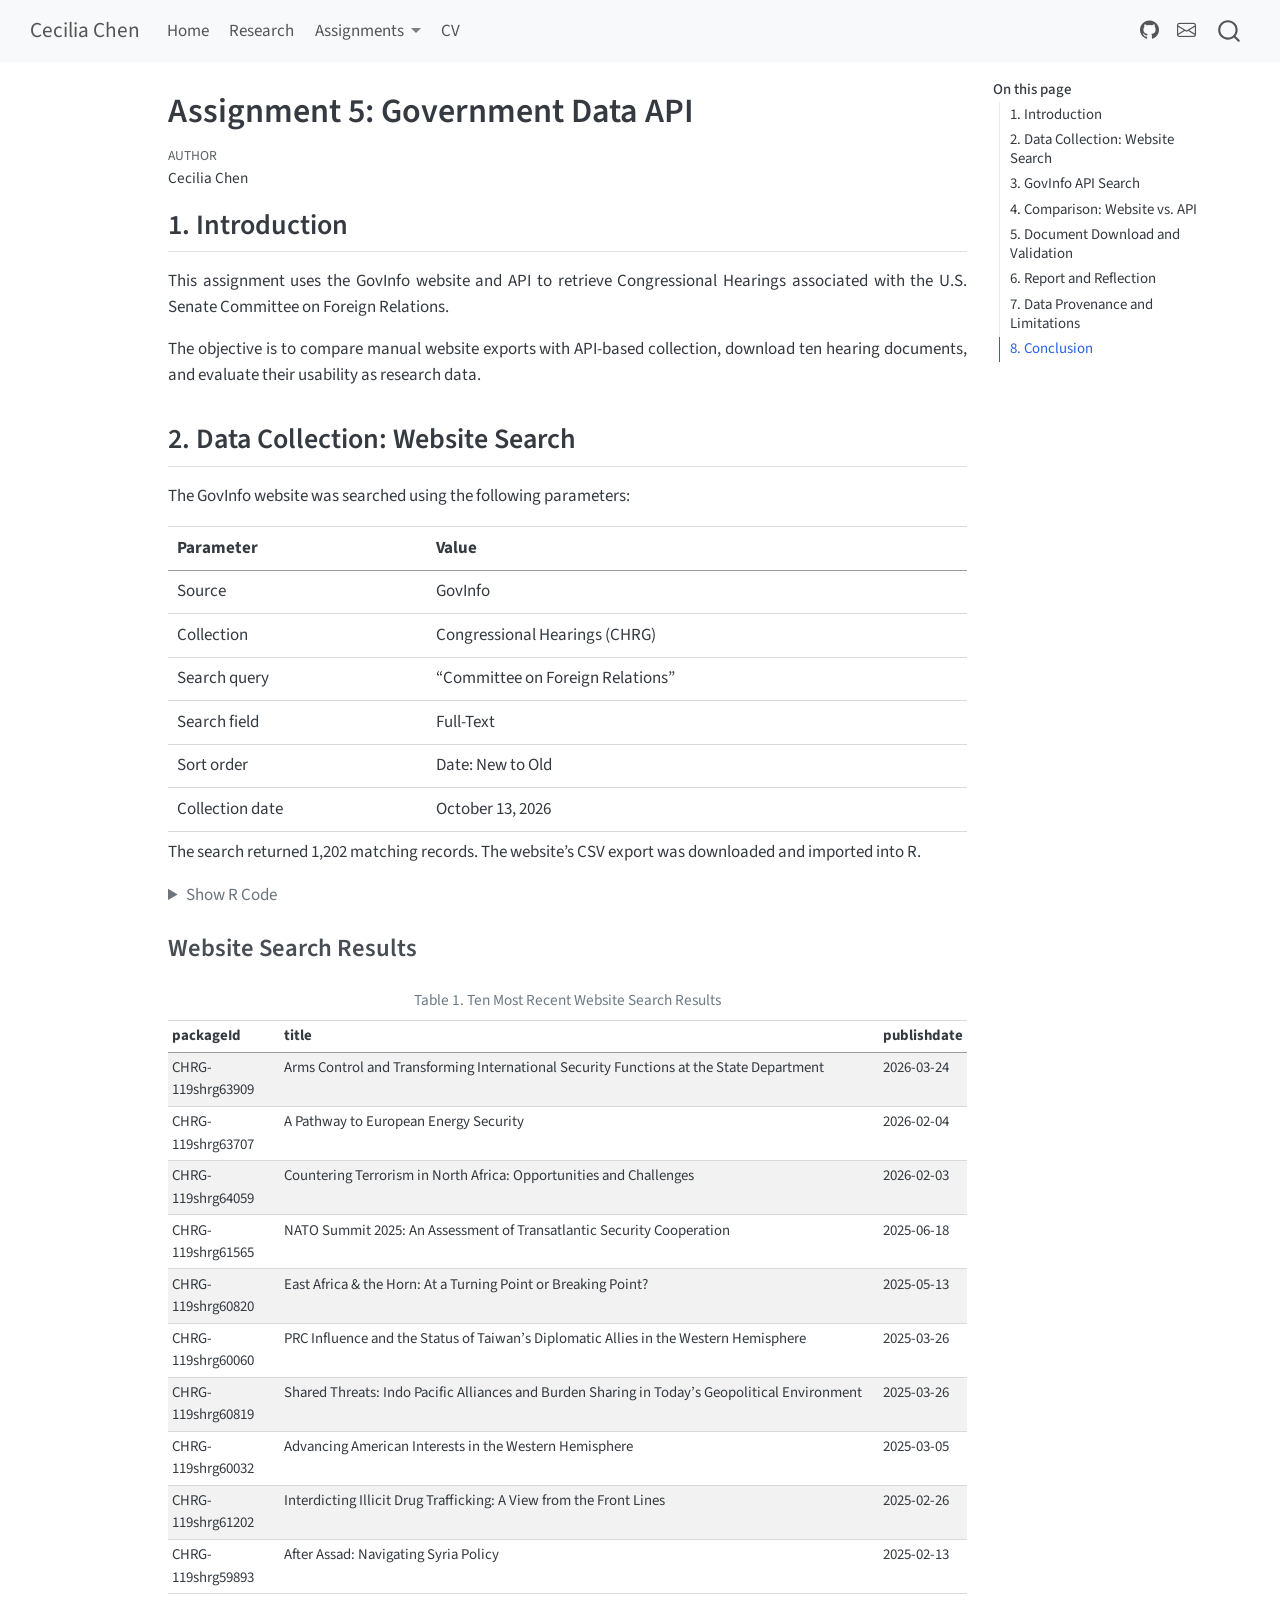
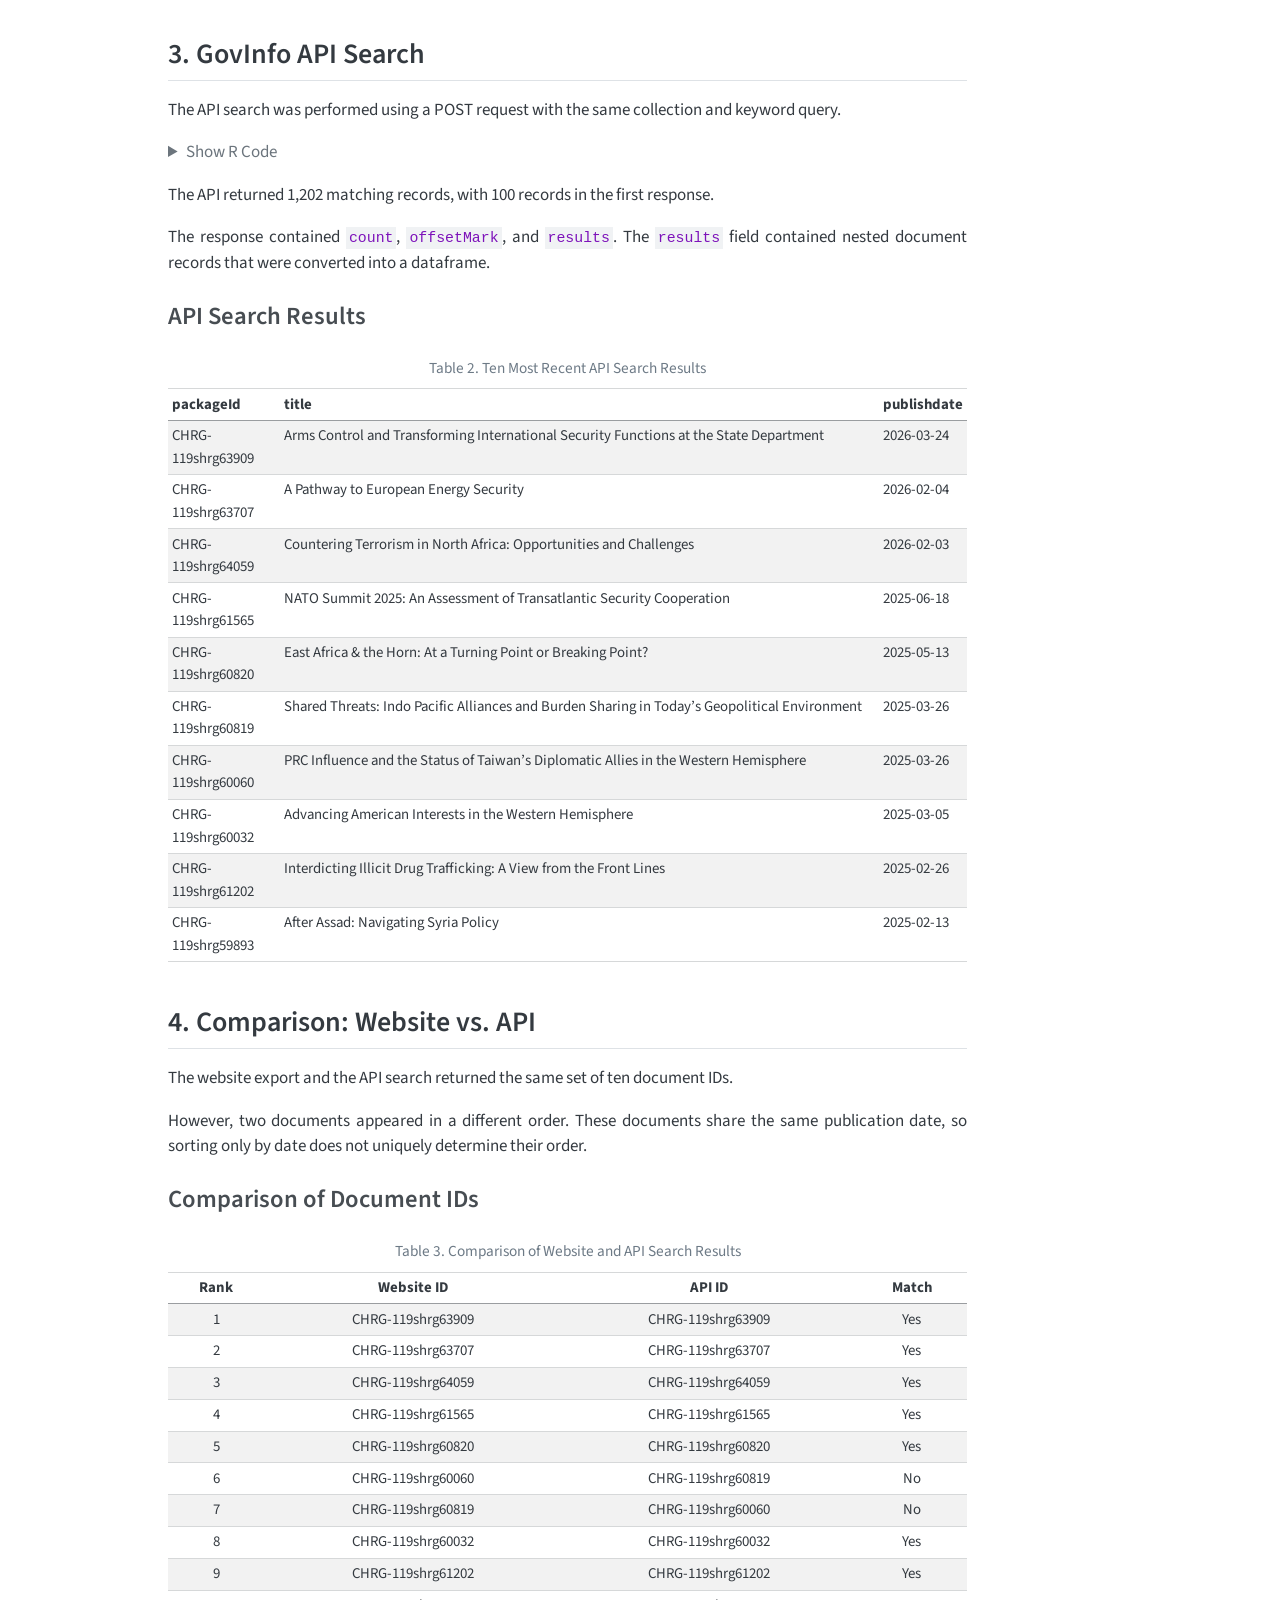
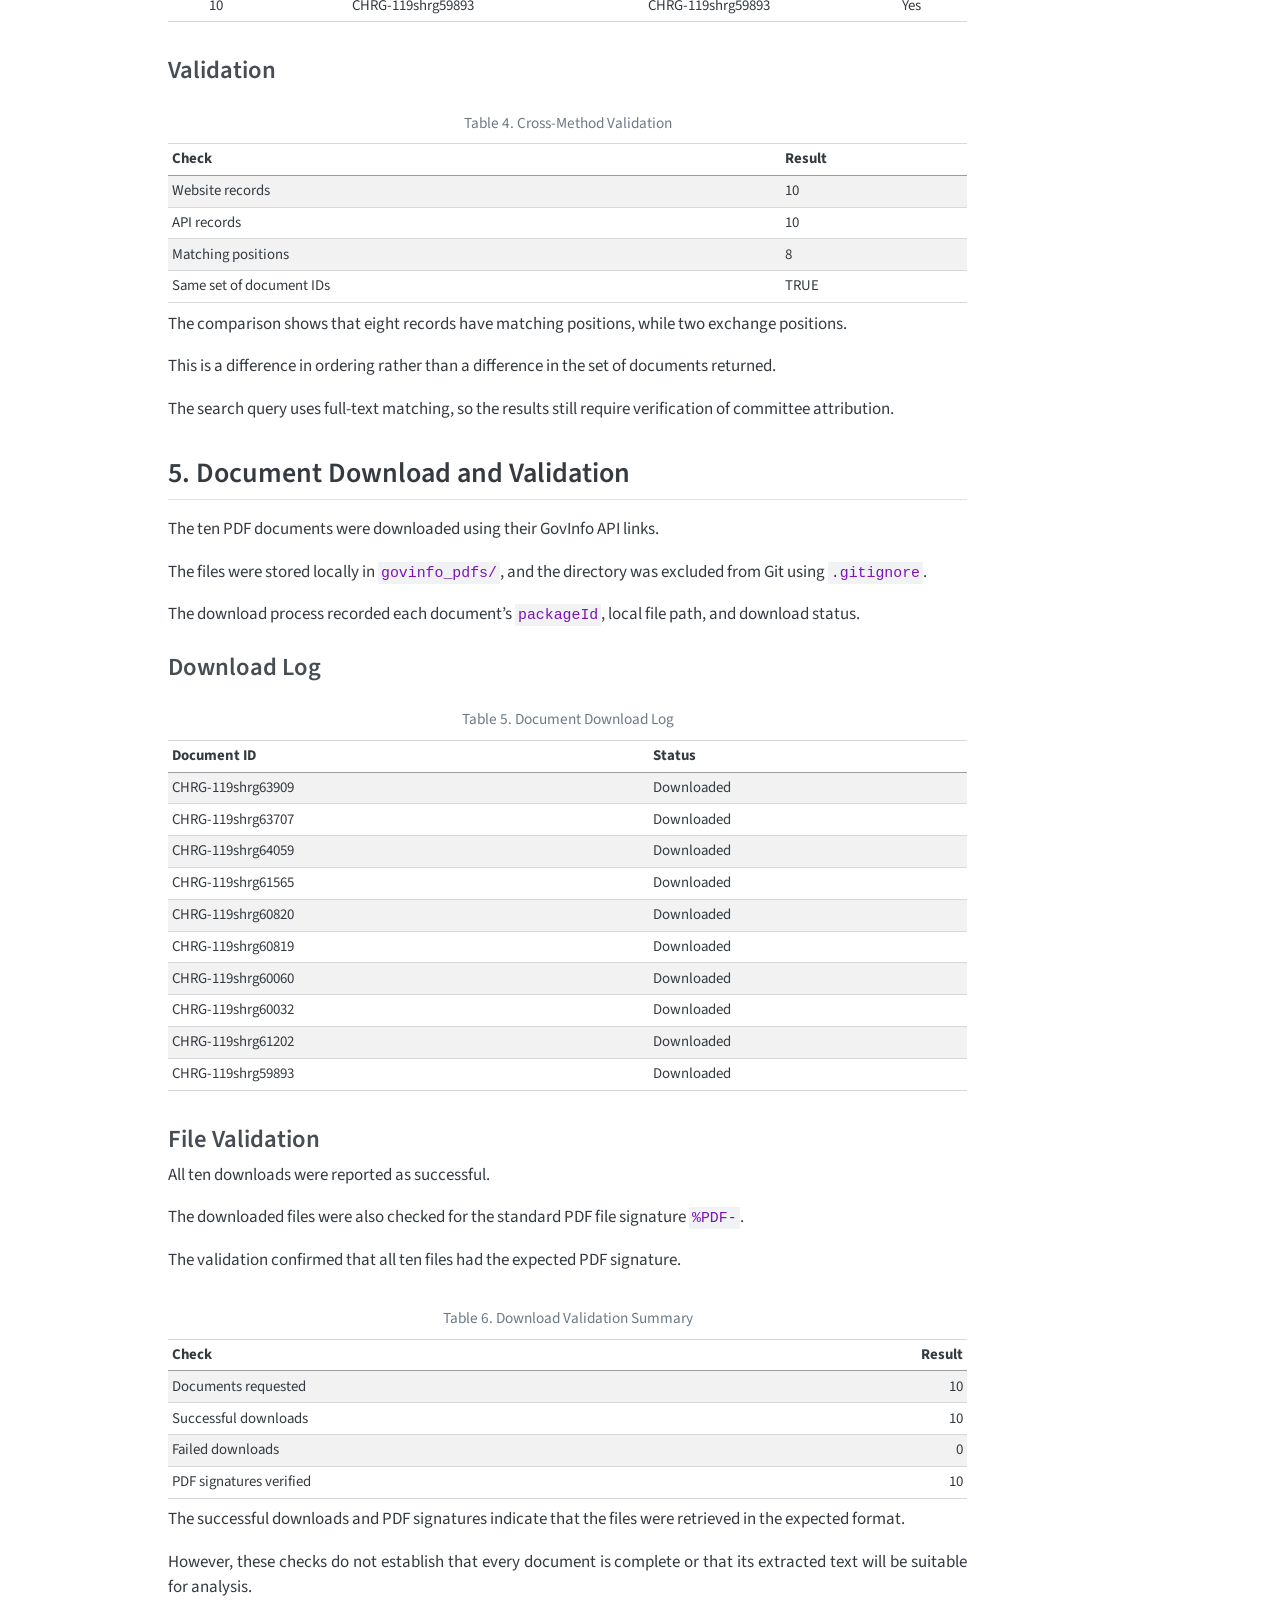
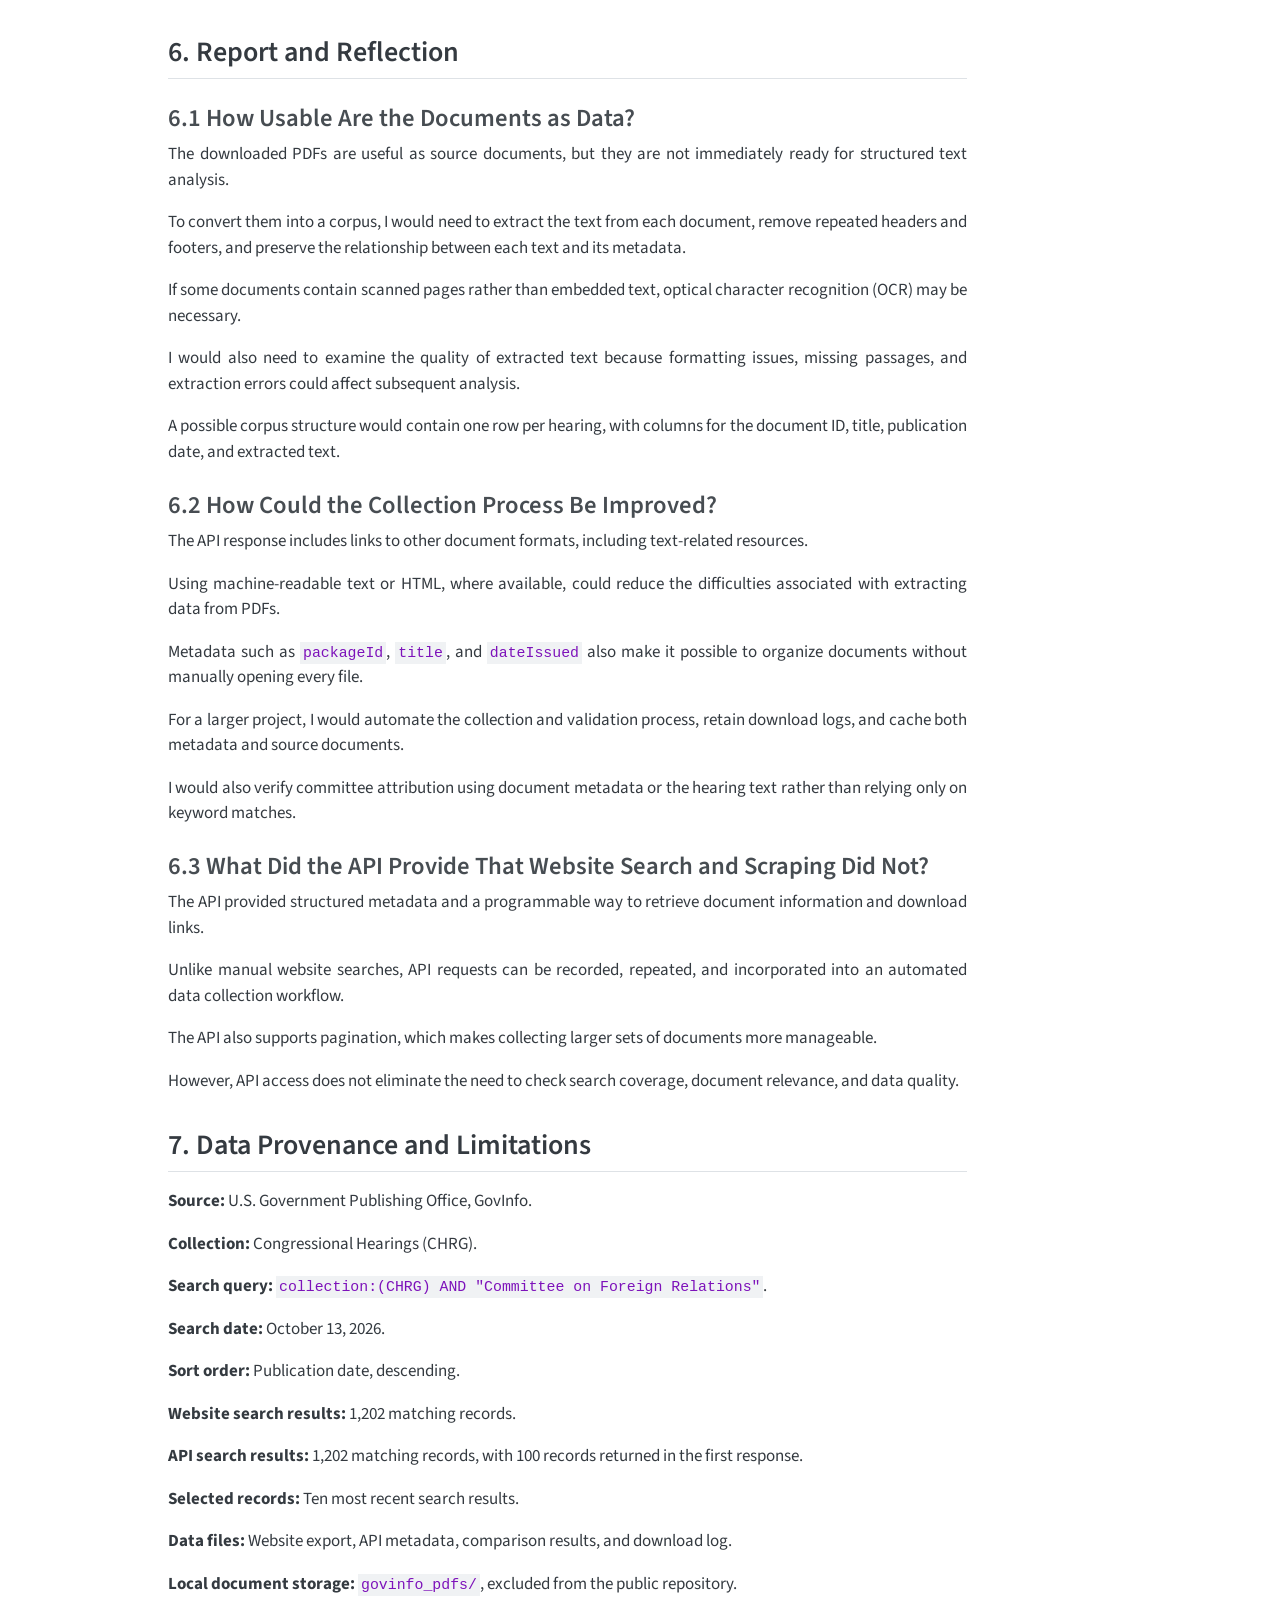
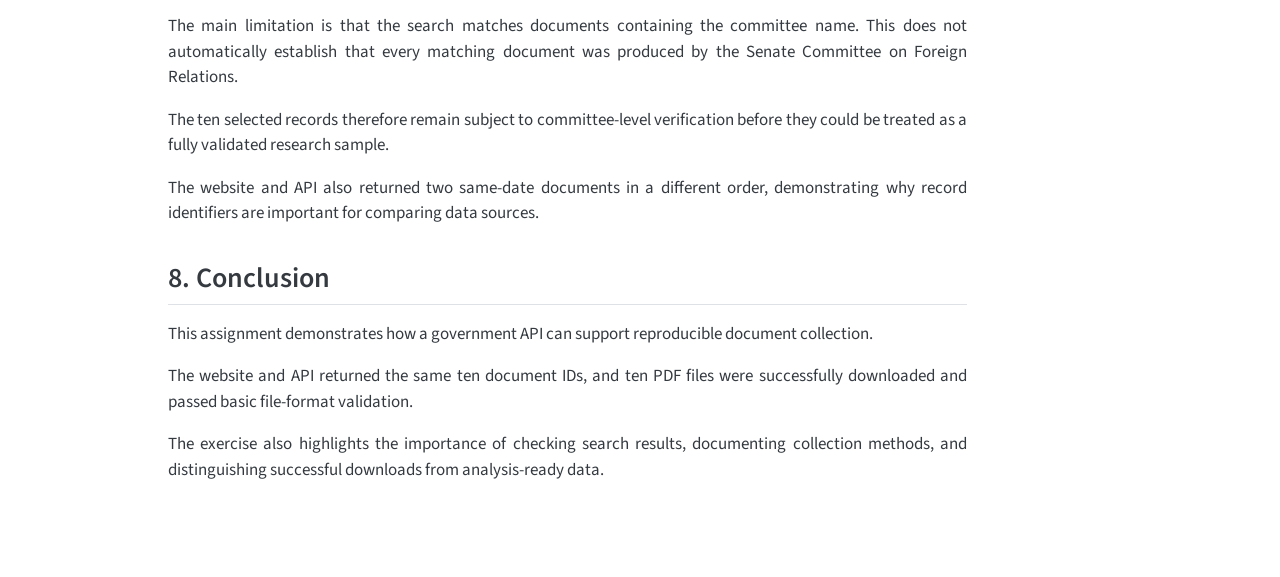
<file: docs/assign05.html>
<!DOCTYPE html>
<html xmlns="http://www.w3.org/1999/xhtml" lang="en" xml:lang="en"><head>

<meta charset="utf-8">
<meta name="generator" content="quarto-1.10.18">

<meta name="viewport" content="width=device-width, initial-scale=1.0, user-scalable=yes">

<meta name="author" content="Cecilia Chen">

<title>Assignment 5: Government Data API – Cecilia Chen</title>
<style>
/* Default styles provided by pandoc.
** See https://pandoc.org/MANUAL.html#variables-for-html for config info.
*/
span.smallcaps{font-variant: small-caps;}
div.columns{display: flex; gap: 1.5em;}
div.column{flex: auto;}
@media screen {
div.columns{gap: min(4vw, 1.5em);}
div.column{overflow-x: auto;}
}
div.hanging-indent{margin-left: 1.5em; text-indent: -1.5em;}
ul.task-list{list-style: none;}
ul.task-list li input[type="checkbox"] {
  width: 0.8em;
  margin: 0 0.8em 0.2em -1em; /* quarto-specific, see https://github.com/quarto-dev/quarto-cli/issues/4556 */ 
  vertical-align: middle;
}
/* CSS for syntax highlighting */
html { -webkit-text-size-adjust: 100%; }
pre > code.sourceCode { white-space: pre; position: relative; }
pre > code.sourceCode > span { display: inline-block; line-height: 1.25; }
pre > code.sourceCode > span:empty { height: 1.2em; }
.sourceCode { overflow: visible; }
code.sourceCode > span { color: inherit; text-decoration: inherit; }
div.sourceCode { margin: 1em 0; }
pre.sourceCode { margin: 0; }
@media screen {
div.sourceCode { overflow: auto; }
}
@media print {
pre > code.sourceCode { white-space: pre-wrap; }
pre > code.sourceCode > span { text-indent: -5em; padding-left: 5em; }
}
pre.numberSource code
  { counter-reset: source-line 0; }
pre.numberSource code > span
  { position: relative; left: -4em; counter-increment: source-line; }
pre.numberSource code > span > a:first-child::before
  { content: counter(source-line);
    position: relative; left: -1em; text-align: right; vertical-align: baseline;
    border: none; display: inline-block;
    -webkit-touch-callout: none; -webkit-user-select: none;
    -khtml-user-select: none; -moz-user-select: none;
    -ms-user-select: none; user-select: none;
    padding: 0 4px; width: 4em;
  }
pre.numberSource { margin-left: 3em;  padding-left: 4px; }
div.sourceCode
  {   }
@media screen {
pre > code.sourceCode > span > a:first-child::before { text-decoration: underline; }
}
</style>


<script src="site_libs/quarto-nav/quarto-nav.js"></script>
<script src="site_libs/quarto-nav/headroom.min.js"></script>
<script src="site_libs/clipboard/clipboard.min.js"></script>
<script src="site_libs/quarto-search/autocomplete.umd.js"></script>
<script src="site_libs/quarto-search/fuse.min.js"></script>
<script src="site_libs/quarto-search/quarto-search.js"></script>
<meta name="quarto:offset" content="./">
<script src="site_libs/quarto-html/quarto.js" type="module"></script>
<script src="site_libs/quarto-html/tabsets/tabsets.js" type="module"></script>
<script src="site_libs/quarto-html/popper.min.js"></script>
<script src="site_libs/quarto-html/tippy.umd.min.js"></script>
<script src="site_libs/quarto-html/anchor.min.js"></script>
<link href="site_libs/quarto-html/tippy.css" rel="stylesheet">
<link href="site_libs/quarto-html/quarto-syntax-highlighting-64a204ab8560d761af7679ceaba22944.css" rel="stylesheet" id="quarto-text-highlighting-styles">
<script src="site_libs/bootstrap/bootstrap.min.js"></script>
<link href="site_libs/bootstrap/bootstrap-icons.css" rel="stylesheet">
<link href="site_libs/bootstrap/bootstrap-445b8638c3d06994fee0907d791121c4.min.css" rel="stylesheet" append-hash="true" id="quarto-bootstrap" data-mode="light">
<script id="quarto-search-options" type="application/json">{
  "location": "navbar",
  "copy-button": false,
  "collapse-after": 3,
  "panel-placement": "end",
  "type": "overlay",
  "limit": 50,
  "keyboard-shortcut": [
    "f",
    "/",
    "s"
  ],
  "show-item-context": false,
  "language": {
    "search-no-results-text": "No results",
    "search-matching-documents-text": "matching documents",
    "search-copy-link-title": "Copy link to search",
    "search-hide-matches-text": "Hide additional matches",
    "search-more-match-text": "more match in this document",
    "search-more-matches-text": "more matches in this document",
    "search-clear-button-title": "Clear",
    "search-text-placeholder": "",
    "search-detached-cancel-button-title": "Cancel",
    "search-submit-button-title": "Submit",
    "search-label": "Search"
  }
}</script>


<link rel="stylesheet" href="styles.css">
</head>

<body class="nav-fixed quarto-light">

<div id="quarto-search-results"></div>
  <header id="quarto-header" class="headroom fixed-top">
    <nav class="navbar navbar-expand-lg " data-bs-theme="dark">
      <div class="navbar-container container-fluid">
      <div class="navbar-brand-container mx-auto">
    <a class="navbar-brand" href="./index.html">
    <span class="navbar-title">Cecilia Chen</span>
    </a>
  </div>
            <div id="quarto-search" class="" title="Search"></div>
          <button class="navbar-toggler" type="button" data-bs-toggle="collapse" data-bs-target="#navbarCollapse" aria-controls="navbarCollapse" role="menu" aria-expanded="false" aria-label="Toggle navigation" onclick="if (window.quartoToggleHeadroom) { window.quartoToggleHeadroom(); }">
  <span class="navbar-toggler-icon"></span>
</button>
          <div class="collapse navbar-collapse" id="navbarCollapse">
            <ul class="navbar-nav navbar-nav-scroll me-auto">
  <li class="nav-item">
    <a class="nav-link" href="./index.html"> 
<span class="menu-text">Home</span></a>
  </li>  
  <li class="nav-item">
    <a class="nav-link" href="./research.html"> 
<span class="menu-text">Research</span></a>
  </li>  
  <li class="nav-item dropdown ">
    <a class="nav-link dropdown-toggle" href="#" id="nav-menu-assignments" role="link" data-bs-toggle="dropdown" aria-expanded="false">
 <span class="menu-text">Assignments</span>
    </a>
    <ul class="dropdown-menu" aria-labelledby="nav-menu-assignments">    
        <li>
    <a class="dropdown-item" href="./assign01.html">
 <span class="dropdown-text">Assignment 1: Website Design Note</span></a>
  </li>  
        <li>
    <a class="dropdown-item" href="./assign02.html">
 <span class="dropdown-text">Assignment 2: Google Trends</span></a>
  </li>  
        <li>
    <a class="dropdown-item" href="./assign03.html">
 <span class="dropdown-text">Assignment 3: ACS via tidycensus</span></a>
  </li>  
        <li>
    <a class="dropdown-item" href="./assign04.html">
 <span class="dropdown-text">Assignment 4: Webscraping 1</span></a>
  </li>  
        <li>
    <a class="dropdown-item" href="./assign05.html">
 <span class="dropdown-text">Assignment 5: Government Data API</span></a>
  </li>  
        <li>
    <a class="dropdown-item" href="./assign06.html">
 <span class="dropdown-text">Assignment 6: Text Analytics with quanteda</span></a>
  </li>  
        <li>
    <a class="dropdown-item" href="./workshop_scraping.html">
 <span class="dropdown-text">Web Scraping Workshop</span></a>
  </li>  
    </ul>
  </li>
  <li class="nav-item">
    <a class="nav-link" href="./cv.html"> 
<span class="menu-text">CV</span></a>
  </li>  
</ul>
            <ul class="navbar-nav navbar-nav-scroll ms-auto">
  <li class="nav-item compact">
    <a class="nav-link" href="https://github.com/chen-cecilia"> <i class="bi bi-github" role="img">
</i> 
<span class="menu-text"></span></a>
  </li>  
  <li class="nav-item compact">
    <a class="nav-link" href="mailto:dal801123@utdallas.edu"> <i class="bi bi-envelope" role="img">
</i> 
<span class="menu-text"></span></a>
  </li>  
</ul>
          </div> <!-- /navcollapse -->
            <div class="quarto-navbar-tools">
</div>
      </div> <!-- /container-fluid -->
    </nav>
</header>
<!-- content -->
<div id="quarto-content" class="quarto-container page-columns page-rows-contents page-layout-article page-navbar">
<!-- sidebar -->
<!-- margin-sidebar -->
    <div id="quarto-margin-sidebar" class="sidebar margin-sidebar">
        <nav id="TOC" role="doc-toc" class="toc-active">
    <h2 id="toc-title">On this page</h2>
   
  <ul>
  <li><a href="#introduction" id="toc-introduction" class="nav-link active" data-scroll-target="#introduction">1. Introduction</a></li>
  <li><a href="#data-collection-website-search" id="toc-data-collection-website-search" class="nav-link" data-scroll-target="#data-collection-website-search">2. Data Collection: Website Search</a>
  <ul class="collapse">
  <li><a href="#website-search-results" id="toc-website-search-results" class="nav-link" data-scroll-target="#website-search-results">Website Search Results</a></li>
  </ul></li>
  <li><a href="#govinfo-api-search" id="toc-govinfo-api-search" class="nav-link" data-scroll-target="#govinfo-api-search">3. GovInfo API Search</a>
  <ul class="collapse">
  <li><a href="#api-search-results" id="toc-api-search-results" class="nav-link" data-scroll-target="#api-search-results">API Search Results</a></li>
  </ul></li>
  <li><a href="#comparison-website-vs.-api" id="toc-comparison-website-vs.-api" class="nav-link" data-scroll-target="#comparison-website-vs.-api">4. Comparison: Website vs.&nbsp;API</a>
  <ul class="collapse">
  <li><a href="#comparison-of-document-ids" id="toc-comparison-of-document-ids" class="nav-link" data-scroll-target="#comparison-of-document-ids">Comparison of Document IDs</a></li>
  <li><a href="#validation" id="toc-validation" class="nav-link" data-scroll-target="#validation">Validation</a></li>
  </ul></li>
  <li><a href="#document-download-and-validation" id="toc-document-download-and-validation" class="nav-link" data-scroll-target="#document-download-and-validation">5. Document Download and Validation</a>
  <ul class="collapse">
  <li><a href="#download-log" id="toc-download-log" class="nav-link" data-scroll-target="#download-log">Download Log</a></li>
  <li><a href="#file-validation" id="toc-file-validation" class="nav-link" data-scroll-target="#file-validation">File Validation</a></li>
  </ul></li>
  <li><a href="#report-and-reflection" id="toc-report-and-reflection" class="nav-link" data-scroll-target="#report-and-reflection">6. Report and Reflection</a>
  <ul class="collapse">
  <li><a href="#how-usable-are-the-documents-as-data" id="toc-how-usable-are-the-documents-as-data" class="nav-link" data-scroll-target="#how-usable-are-the-documents-as-data">6.1 How Usable Are the Documents as Data?</a></li>
  <li><a href="#how-could-the-collection-process-be-improved" id="toc-how-could-the-collection-process-be-improved" class="nav-link" data-scroll-target="#how-could-the-collection-process-be-improved">6.2 How Could the Collection Process Be Improved?</a></li>
  <li><a href="#what-did-the-api-provide-that-website-search-and-scraping-did-not" id="toc-what-did-the-api-provide-that-website-search-and-scraping-did-not" class="nav-link" data-scroll-target="#what-did-the-api-provide-that-website-search-and-scraping-did-not">6.3 What Did the API Provide That Website Search and Scraping Did Not?</a></li>
  </ul></li>
  <li><a href="#data-provenance-and-limitations" id="toc-data-provenance-and-limitations" class="nav-link" data-scroll-target="#data-provenance-and-limitations">7. Data Provenance and Limitations</a></li>
  <li><a href="#conclusion" id="toc-conclusion" class="nav-link" data-scroll-target="#conclusion">8. Conclusion</a></li>
  </ul>
</nav>
    </div>
<!-- main -->
<main class="content" id="quarto-document-content">

<header id="title-block-header" class="quarto-title-block default">
<div class="quarto-title">
<h1 class="title">Assignment 5: Government Data API</h1>
</div>



<div class="quarto-title-meta">

    <div>
    <div class="quarto-title-meta-heading">Author</div>
    <div class="quarto-title-meta-contents">
             <p>Cecilia Chen </p>
          </div>
  </div>
    
  
    
  </div>
  


</header>


<section id="introduction" class="level2">
<h2 class="anchored" data-anchor-id="introduction">1. Introduction</h2>
<p>This assignment uses the GovInfo website and API to retrieve Congressional Hearings associated with the U.S. Senate Committee on Foreign Relations.</p>
<p>The objective is to compare manual website exports with API-based collection, download ten hearing documents, and evaluate their usability as research data.</p>
</section>
<section id="data-collection-website-search" class="level2">
<h2 class="anchored" data-anchor-id="data-collection-website-search">2. Data Collection: Website Search</h2>
<p>The GovInfo website was searched using the following parameters:</p>
<table class="caption-top table">
<thead>
<tr class="header">
<th>Parameter</th>
<th>Value</th>
</tr>
</thead>
<tbody>
<tr class="odd">
<td>Source</td>
<td>GovInfo</td>
</tr>
<tr class="even">
<td>Collection</td>
<td>Congressional Hearings (CHRG)</td>
</tr>
<tr class="odd">
<td>Search query</td>
<td>“Committee on Foreign Relations”</td>
</tr>
<tr class="even">
<td>Search field</td>
<td>Full-Text</td>
</tr>
<tr class="odd">
<td>Sort order</td>
<td>Date: New to Old</td>
</tr>
<tr class="even">
<td>Collection date</td>
<td>October 13, 2026</td>
</tr>
</tbody>
</table>
<p>The search returned 1,202 matching records. The website’s CSV export was downloaded and imported into R.</p>
<div class="cell">
<details class="code-fold">
<summary>Show R Code</summary>
<div class="code-copy-outer-scaffold"><div class="sourceCode cell-code" id="cb1"><pre class="sourceCode r code-with-copy"><code class="sourceCode r"><span id="cb1-1"><a href="#cb1-1" aria-hidden="true" tabindex="-1"></a><span class="fu">library</span>(tidyverse)</span>
<span id="cb1-2"><a href="#cb1-2" aria-hidden="true" tabindex="-1"></a><span class="fu">library</span>(knitr)</span>
<span id="cb1-3"><a href="#cb1-3" aria-hidden="true" tabindex="-1"></a></span>
<span id="cb1-4"><a href="#cb1-4" aria-hidden="true" tabindex="-1"></a>gov_web <span class="ot">&lt;-</span> readr<span class="sc">::</span><span class="fu">read_csv</span>(</span>
<span id="cb1-5"><a href="#cb1-5" aria-hidden="true" tabindex="-1"></a>  <span class="st">"data/govinfo_web_top10.csv"</span>,</span>
<span id="cb1-6"><a href="#cb1-6" aria-hidden="true" tabindex="-1"></a>  <span class="at">show_col_types =</span> <span class="cn">FALSE</span></span>
<span id="cb1-7"><a href="#cb1-7" aria-hidden="true" tabindex="-1"></a>)</span>
<span id="cb1-8"><a href="#cb1-8" aria-hidden="true" tabindex="-1"></a></span>
<span id="cb1-9"><a href="#cb1-9" aria-hidden="true" tabindex="-1"></a>gov_api <span class="ot">&lt;-</span> readr<span class="sc">::</span><span class="fu">read_csv</span>(</span>
<span id="cb1-10"><a href="#cb1-10" aria-hidden="true" tabindex="-1"></a>  <span class="st">"data/govinfo_api_top10.csv"</span>,</span>
<span id="cb1-11"><a href="#cb1-11" aria-hidden="true" tabindex="-1"></a>  <span class="at">show_col_types =</span> <span class="cn">FALSE</span></span>
<span id="cb1-12"><a href="#cb1-12" aria-hidden="true" tabindex="-1"></a>)</span>
<span id="cb1-13"><a href="#cb1-13" aria-hidden="true" tabindex="-1"></a></span>
<span id="cb1-14"><a href="#cb1-14" aria-hidden="true" tabindex="-1"></a>download_log <span class="ot">&lt;-</span> readr<span class="sc">::</span><span class="fu">read_csv</span>(</span>
<span id="cb1-15"><a href="#cb1-15" aria-hidden="true" tabindex="-1"></a>  <span class="st">"data/govinfo_download_log.csv"</span>,</span>
<span id="cb1-16"><a href="#cb1-16" aria-hidden="true" tabindex="-1"></a>  <span class="at">show_col_types =</span> <span class="cn">FALSE</span></span>
<span id="cb1-17"><a href="#cb1-17" aria-hidden="true" tabindex="-1"></a>)</span></code></pre></div><button title="Copy to Clipboard" class="code-copy-button"><i class="bi"></i></button></div>
</details>
</div>
<section id="website-search-results" class="level3">
<h3 class="anchored" data-anchor-id="website-search-results">Website Search Results</h3>
<div class="cell">
<div class="cell-output-display">
<table class="caption-top table table-sm table-striped small">
<caption>Table 1. Ten Most Recent Website Search Results</caption>
<colgroup>
<col style="width: 14%">
<col style="width: 75%">
<col style="width: 9%">
</colgroup>
<thead>
<tr class="header">
<th style="text-align: left;">packageId</th>
<th style="text-align: left;">title</th>
<th style="text-align: left;">publishdate</th>
</tr>
</thead>
<tbody>
<tr class="odd">
<td style="text-align: left;">CHRG-119shrg63909</td>
<td style="text-align: left;">Arms Control and Transforming International Security Functions at the State Department</td>
<td style="text-align: left;">2026-03-24</td>
</tr>
<tr class="even">
<td style="text-align: left;">CHRG-119shrg63707</td>
<td style="text-align: left;">A Pathway to European Energy Security</td>
<td style="text-align: left;">2026-02-04</td>
</tr>
<tr class="odd">
<td style="text-align: left;">CHRG-119shrg64059</td>
<td style="text-align: left;">Countering Terrorism in North Africa: Opportunities and Challenges</td>
<td style="text-align: left;">2026-02-03</td>
</tr>
<tr class="even">
<td style="text-align: left;">CHRG-119shrg61565</td>
<td style="text-align: left;">NATO Summit 2025: An Assessment of Transatlantic Security Cooperation</td>
<td style="text-align: left;">2025-06-18</td>
</tr>
<tr class="odd">
<td style="text-align: left;">CHRG-119shrg60820</td>
<td style="text-align: left;">East Africa &amp; the Horn: At a Turning Point or Breaking Point?</td>
<td style="text-align: left;">2025-05-13</td>
</tr>
<tr class="even">
<td style="text-align: left;">CHRG-119shrg60060</td>
<td style="text-align: left;">PRC Influence and the Status of Taiwan’s Diplomatic Allies in the Western Hemisphere</td>
<td style="text-align: left;">2025-03-26</td>
</tr>
<tr class="odd">
<td style="text-align: left;">CHRG-119shrg60819</td>
<td style="text-align: left;">Shared Threats: Indo Pacific Alliances and Burden Sharing in Today’s Geopolitical Environment</td>
<td style="text-align: left;">2025-03-26</td>
</tr>
<tr class="even">
<td style="text-align: left;">CHRG-119shrg60032</td>
<td style="text-align: left;">Advancing American Interests in the Western Hemisphere</td>
<td style="text-align: left;">2025-03-05</td>
</tr>
<tr class="odd">
<td style="text-align: left;">CHRG-119shrg61202</td>
<td style="text-align: left;">Interdicting Illicit Drug Trafficking: A View from the Front Lines</td>
<td style="text-align: left;">2025-02-26</td>
</tr>
<tr class="even">
<td style="text-align: left;">CHRG-119shrg59893</td>
<td style="text-align: left;">After Assad: Navigating Syria Policy</td>
<td style="text-align: left;">2025-02-13</td>
</tr>
</tbody>
</table>
</div>
</div>
</section>
</section>
<section id="govinfo-api-search" class="level2">
<h2 class="anchored" data-anchor-id="govinfo-api-search">3. GovInfo API Search</h2>
<p>The API search was performed using a POST request with the same collection and keyword query.</p>
<div class="cell">
<details class="code-fold">
<summary>Show R Code</summary>
<div class="code-copy-outer-scaffold"><div class="sourceCode cell-code" id="cb2"><pre class="sourceCode r code-with-copy"><code class="sourceCode r"><span id="cb2-1"><a href="#cb2-1" aria-hidden="true" tabindex="-1"></a><span class="fu">library</span>(httr2)</span>
<span id="cb2-2"><a href="#cb2-2" aria-hidden="true" tabindex="-1"></a></span>
<span id="cb2-3"><a href="#cb2-3" aria-hidden="true" tabindex="-1"></a>body <span class="ot">&lt;-</span> <span class="fu">list</span>(</span>
<span id="cb2-4"><a href="#cb2-4" aria-hidden="true" tabindex="-1"></a>  <span class="at">query =</span> <span class="st">'collection:(CHRG) AND "Committee on Foreign Relations"'</span>,</span>
<span id="cb2-5"><a href="#cb2-5" aria-hidden="true" tabindex="-1"></a>  <span class="at">pageSize =</span> <span class="dv">100</span>,</span>
<span id="cb2-6"><a href="#cb2-6" aria-hidden="true" tabindex="-1"></a>  <span class="at">offsetMark =</span> <span class="st">"*"</span>,</span>
<span id="cb2-7"><a href="#cb2-7" aria-hidden="true" tabindex="-1"></a>  <span class="at">sorts =</span> <span class="fu">list</span>(</span>
<span id="cb2-8"><a href="#cb2-8" aria-hidden="true" tabindex="-1"></a>    <span class="fu">list</span>(</span>
<span id="cb2-9"><a href="#cb2-9" aria-hidden="true" tabindex="-1"></a>      <span class="at">field =</span> <span class="st">"publishdate"</span>,</span>
<span id="cb2-10"><a href="#cb2-10" aria-hidden="true" tabindex="-1"></a>      <span class="at">sortOrder =</span> <span class="st">"DESC"</span></span>
<span id="cb2-11"><a href="#cb2-11" aria-hidden="true" tabindex="-1"></a>    )</span>
<span id="cb2-12"><a href="#cb2-12" aria-hidden="true" tabindex="-1"></a>  )</span>
<span id="cb2-13"><a href="#cb2-13" aria-hidden="true" tabindex="-1"></a>)</span>
<span id="cb2-14"><a href="#cb2-14" aria-hidden="true" tabindex="-1"></a></span>
<span id="cb2-15"><a href="#cb2-15" aria-hidden="true" tabindex="-1"></a>found <span class="ot">&lt;-</span> <span class="fu">request</span>(<span class="st">"https://api.govinfo.gov/search"</span>) <span class="sc">|&gt;</span></span>
<span id="cb2-16"><a href="#cb2-16" aria-hidden="true" tabindex="-1"></a>  <span class="fu">req_url_query</span>(</span>
<span id="cb2-17"><a href="#cb2-17" aria-hidden="true" tabindex="-1"></a>    <span class="at">api_key =</span> <span class="fu">Sys.getenv</span>(<span class="st">"GOVINFO_API_KEY"</span>)</span>
<span id="cb2-18"><a href="#cb2-18" aria-hidden="true" tabindex="-1"></a>  ) <span class="sc">|&gt;</span></span>
<span id="cb2-19"><a href="#cb2-19" aria-hidden="true" tabindex="-1"></a>  <span class="fu">req_body_json</span>(body) <span class="sc">|&gt;</span></span>
<span id="cb2-20"><a href="#cb2-20" aria-hidden="true" tabindex="-1"></a>  <span class="fu">req_perform</span>() <span class="sc">|&gt;</span></span>
<span id="cb2-21"><a href="#cb2-21" aria-hidden="true" tabindex="-1"></a>  <span class="fu">resp_body_json</span>()</span></code></pre></div><button title="Copy to Clipboard" class="code-copy-button"><i class="bi"></i></button></div>
</details>
</div>
<p>The API returned 1,202 matching records, with 100 records in the first response.</p>
<p>The response contained <code>count</code>, <code>offsetMark</code>, and <code>results</code>. The <code>results</code> field contained nested document records that were converted into a dataframe.</p>
<section id="api-search-results" class="level3">
<h3 class="anchored" data-anchor-id="api-search-results">API Search Results</h3>
<div class="cell">
<div class="cell-output-display">
<table class="caption-top table table-sm table-striped small">
<caption>Table 2. Ten Most Recent API Search Results</caption>
<colgroup>
<col style="width: 14%">
<col style="width: 75%">
<col style="width: 9%">
</colgroup>
<thead>
<tr class="header">
<th style="text-align: left;">packageId</th>
<th style="text-align: left;">title</th>
<th style="text-align: left;">publishdate</th>
</tr>
</thead>
<tbody>
<tr class="odd">
<td style="text-align: left;">CHRG-119shrg63909</td>
<td style="text-align: left;">Arms Control and Transforming International Security Functions at the State Department</td>
<td style="text-align: left;">2026-03-24</td>
</tr>
<tr class="even">
<td style="text-align: left;">CHRG-119shrg63707</td>
<td style="text-align: left;">A Pathway to European Energy Security</td>
<td style="text-align: left;">2026-02-04</td>
</tr>
<tr class="odd">
<td style="text-align: left;">CHRG-119shrg64059</td>
<td style="text-align: left;">Countering Terrorism in North Africa: Opportunities and Challenges</td>
<td style="text-align: left;">2026-02-03</td>
</tr>
<tr class="even">
<td style="text-align: left;">CHRG-119shrg61565</td>
<td style="text-align: left;">NATO Summit 2025: An Assessment of Transatlantic Security Cooperation</td>
<td style="text-align: left;">2025-06-18</td>
</tr>
<tr class="odd">
<td style="text-align: left;">CHRG-119shrg60820</td>
<td style="text-align: left;">East Africa &amp; the Horn: At a Turning Point or Breaking Point?</td>
<td style="text-align: left;">2025-05-13</td>
</tr>
<tr class="even">
<td style="text-align: left;">CHRG-119shrg60819</td>
<td style="text-align: left;">Shared Threats: Indo Pacific Alliances and Burden Sharing in Today’s Geopolitical Environment</td>
<td style="text-align: left;">2025-03-26</td>
</tr>
<tr class="odd">
<td style="text-align: left;">CHRG-119shrg60060</td>
<td style="text-align: left;">PRC Influence and the Status of Taiwan’s Diplomatic Allies in the Western Hemisphere</td>
<td style="text-align: left;">2025-03-26</td>
</tr>
<tr class="even">
<td style="text-align: left;">CHRG-119shrg60032</td>
<td style="text-align: left;">Advancing American Interests in the Western Hemisphere</td>
<td style="text-align: left;">2025-03-05</td>
</tr>
<tr class="odd">
<td style="text-align: left;">CHRG-119shrg61202</td>
<td style="text-align: left;">Interdicting Illicit Drug Trafficking: A View from the Front Lines</td>
<td style="text-align: left;">2025-02-26</td>
</tr>
<tr class="even">
<td style="text-align: left;">CHRG-119shrg59893</td>
<td style="text-align: left;">After Assad: Navigating Syria Policy</td>
<td style="text-align: left;">2025-02-13</td>
</tr>
</tbody>
</table>
</div>
</div>
</section>
</section>
<section id="comparison-website-vs.-api" class="level2">
<h2 class="anchored" data-anchor-id="comparison-website-vs.-api">4. Comparison: Website vs.&nbsp;API</h2>
<p>The website export and the API search returned the same set of ten document IDs.</p>
<p>However, two documents appeared in a different order. These documents share the same publication date, so sorting only by date does not uniquely determine their order.</p>
<section id="comparison-of-document-ids" class="level3">
<h3 class="anchored" data-anchor-id="comparison-of-document-ids">Comparison of Document IDs</h3>
<div class="cell">
<div class="cell-output-display">
<table class="caption-top table table-sm table-striped small">
<caption>Table 3. Comparison of Website and API Search Results</caption>
<thead>
<tr class="header">
<th style="text-align: center;">Rank</th>
<th style="text-align: center;">Website ID</th>
<th style="text-align: center;">API ID</th>
<th style="text-align: center;">Match</th>
</tr>
</thead>
<tbody>
<tr class="odd">
<td style="text-align: center;">1</td>
<td style="text-align: center;">CHRG-119shrg63909</td>
<td style="text-align: center;">CHRG-119shrg63909</td>
<td style="text-align: center;">Yes</td>
</tr>
<tr class="even">
<td style="text-align: center;">2</td>
<td style="text-align: center;">CHRG-119shrg63707</td>
<td style="text-align: center;">CHRG-119shrg63707</td>
<td style="text-align: center;">Yes</td>
</tr>
<tr class="odd">
<td style="text-align: center;">3</td>
<td style="text-align: center;">CHRG-119shrg64059</td>
<td style="text-align: center;">CHRG-119shrg64059</td>
<td style="text-align: center;">Yes</td>
</tr>
<tr class="even">
<td style="text-align: center;">4</td>
<td style="text-align: center;">CHRG-119shrg61565</td>
<td style="text-align: center;">CHRG-119shrg61565</td>
<td style="text-align: center;">Yes</td>
</tr>
<tr class="odd">
<td style="text-align: center;">5</td>
<td style="text-align: center;">CHRG-119shrg60820</td>
<td style="text-align: center;">CHRG-119shrg60820</td>
<td style="text-align: center;">Yes</td>
</tr>
<tr class="even">
<td style="text-align: center;">6</td>
<td style="text-align: center;">CHRG-119shrg60060</td>
<td style="text-align: center;">CHRG-119shrg60819</td>
<td style="text-align: center;">No</td>
</tr>
<tr class="odd">
<td style="text-align: center;">7</td>
<td style="text-align: center;">CHRG-119shrg60819</td>
<td style="text-align: center;">CHRG-119shrg60060</td>
<td style="text-align: center;">No</td>
</tr>
<tr class="even">
<td style="text-align: center;">8</td>
<td style="text-align: center;">CHRG-119shrg60032</td>
<td style="text-align: center;">CHRG-119shrg60032</td>
<td style="text-align: center;">Yes</td>
</tr>
<tr class="odd">
<td style="text-align: center;">9</td>
<td style="text-align: center;">CHRG-119shrg61202</td>
<td style="text-align: center;">CHRG-119shrg61202</td>
<td style="text-align: center;">Yes</td>
</tr>
<tr class="even">
<td style="text-align: center;">10</td>
<td style="text-align: center;">CHRG-119shrg59893</td>
<td style="text-align: center;">CHRG-119shrg59893</td>
<td style="text-align: center;">Yes</td>
</tr>
</tbody>
</table>
</div>
</div>
</section>
<section id="validation" class="level3">
<h3 class="anchored" data-anchor-id="validation">Validation</h3>
<div class="cell">
<div class="cell-output-display">
<table class="caption-top table table-sm table-striped small">
<caption>Table 4. Cross-Method Validation</caption>
<thead>
<tr class="header">
<th style="text-align: left;">Check</th>
<th style="text-align: left;">Result</th>
</tr>
</thead>
<tbody>
<tr class="odd">
<td style="text-align: left;">Website records</td>
<td style="text-align: left;">10</td>
</tr>
<tr class="even">
<td style="text-align: left;">API records</td>
<td style="text-align: left;">10</td>
</tr>
<tr class="odd">
<td style="text-align: left;">Matching positions</td>
<td style="text-align: left;">8</td>
</tr>
<tr class="even">
<td style="text-align: left;">Same set of document IDs</td>
<td style="text-align: left;">TRUE</td>
</tr>
</tbody>
</table>
</div>
</div>
<p>The comparison shows that eight records have matching positions, while two exchange positions.</p>
<p>This is a difference in ordering rather than a difference in the set of documents returned.</p>
<p>The search query uses full-text matching, so the results still require verification of committee attribution.</p>
</section>
</section>
<section id="document-download-and-validation" class="level2">
<h2 class="anchored" data-anchor-id="document-download-and-validation">5. Document Download and Validation</h2>
<p>The ten PDF documents were downloaded using their GovInfo API links.</p>
<p>The files were stored locally in <code>govinfo_pdfs/</code>, and the directory was excluded from Git using <code>.gitignore</code>.</p>
<p>The download process recorded each document’s <code>packageId</code>, local file path, and download status.</p>
<section id="download-log" class="level3">
<h3 class="anchored" data-anchor-id="download-log">Download Log</h3>
<div class="cell">
<div class="cell-output-display">
<table class="caption-top table table-sm table-striped small">
<caption>Table 5. Document Download Log</caption>
<thead>
<tr class="header">
<th style="text-align: left;">Document ID</th>
<th style="text-align: left;">Status</th>
</tr>
</thead>
<tbody>
<tr class="odd">
<td style="text-align: left;">CHRG-119shrg63909</td>
<td style="text-align: left;">Downloaded</td>
</tr>
<tr class="even">
<td style="text-align: left;">CHRG-119shrg63707</td>
<td style="text-align: left;">Downloaded</td>
</tr>
<tr class="odd">
<td style="text-align: left;">CHRG-119shrg64059</td>
<td style="text-align: left;">Downloaded</td>
</tr>
<tr class="even">
<td style="text-align: left;">CHRG-119shrg61565</td>
<td style="text-align: left;">Downloaded</td>
</tr>
<tr class="odd">
<td style="text-align: left;">CHRG-119shrg60820</td>
<td style="text-align: left;">Downloaded</td>
</tr>
<tr class="even">
<td style="text-align: left;">CHRG-119shrg60819</td>
<td style="text-align: left;">Downloaded</td>
</tr>
<tr class="odd">
<td style="text-align: left;">CHRG-119shrg60060</td>
<td style="text-align: left;">Downloaded</td>
</tr>
<tr class="even">
<td style="text-align: left;">CHRG-119shrg60032</td>
<td style="text-align: left;">Downloaded</td>
</tr>
<tr class="odd">
<td style="text-align: left;">CHRG-119shrg61202</td>
<td style="text-align: left;">Downloaded</td>
</tr>
<tr class="even">
<td style="text-align: left;">CHRG-119shrg59893</td>
<td style="text-align: left;">Downloaded</td>
</tr>
</tbody>
</table>
</div>
</div>
</section>
<section id="file-validation" class="level3">
<h3 class="anchored" data-anchor-id="file-validation">File Validation</h3>
<p>All ten downloads were reported as successful.</p>
<p>The downloaded files were also checked for the standard PDF file signature <code>%PDF-</code>.</p>
<p>The validation confirmed that all ten files had the expected PDF signature.</p>
<div class="cell">
<div class="cell-output-display">
<table class="caption-top table table-sm table-striped small">
<caption>Table 6. Download Validation Summary</caption>
<thead>
<tr class="header">
<th style="text-align: left;">Check</th>
<th style="text-align: right;">Result</th>
</tr>
</thead>
<tbody>
<tr class="odd">
<td style="text-align: left;">Documents requested</td>
<td style="text-align: right;">10</td>
</tr>
<tr class="even">
<td style="text-align: left;">Successful downloads</td>
<td style="text-align: right;">10</td>
</tr>
<tr class="odd">
<td style="text-align: left;">Failed downloads</td>
<td style="text-align: right;">0</td>
</tr>
<tr class="even">
<td style="text-align: left;">PDF signatures verified</td>
<td style="text-align: right;">10</td>
</tr>
</tbody>
</table>
</div>
</div>
<p>The successful downloads and PDF signatures indicate that the files were retrieved in the expected format.</p>
<p>However, these checks do not establish that every document is complete or that its extracted text will be suitable for analysis.</p>
</section>
</section>
<section id="report-and-reflection" class="level2">
<h2 class="anchored" data-anchor-id="report-and-reflection">6. Report and Reflection</h2>
<section id="how-usable-are-the-documents-as-data" class="level3">
<h3 class="anchored" data-anchor-id="how-usable-are-the-documents-as-data">6.1 How Usable Are the Documents as Data?</h3>
<p>The downloaded PDFs are useful as source documents, but they are not immediately ready for structured text analysis.</p>
<p>To convert them into a corpus, I would need to extract the text from each document, remove repeated headers and footers, and preserve the relationship between each text and its metadata.</p>
<p>If some documents contain scanned pages rather than embedded text, optical character recognition (OCR) may be necessary.</p>
<p>I would also need to examine the quality of extracted text because formatting issues, missing passages, and extraction errors could affect subsequent analysis.</p>
<p>A possible corpus structure would contain one row per hearing, with columns for the document ID, title, publication date, and extracted text.</p>
</section>
<section id="how-could-the-collection-process-be-improved" class="level3">
<h3 class="anchored" data-anchor-id="how-could-the-collection-process-be-improved">6.2 How Could the Collection Process Be Improved?</h3>
<p>The API response includes links to other document formats, including text-related resources.</p>
<p>Using machine-readable text or HTML, where available, could reduce the difficulties associated with extracting data from PDFs.</p>
<p>Metadata such as <code>packageId</code>, <code>title</code>, and <code>dateIssued</code> also make it possible to organize documents without manually opening every file.</p>
<p>For a larger project, I would automate the collection and validation process, retain download logs, and cache both metadata and source documents.</p>
<p>I would also verify committee attribution using document metadata or the hearing text rather than relying only on keyword matches.</p>
</section>
<section id="what-did-the-api-provide-that-website-search-and-scraping-did-not" class="level3">
<h3 class="anchored" data-anchor-id="what-did-the-api-provide-that-website-search-and-scraping-did-not">6.3 What Did the API Provide That Website Search and Scraping Did Not?</h3>
<p>The API provided structured metadata and a programmable way to retrieve document information and download links.</p>
<p>Unlike manual website searches, API requests can be recorded, repeated, and incorporated into an automated data collection workflow.</p>
<p>The API also supports pagination, which makes collecting larger sets of documents more manageable.</p>
<p>However, API access does not eliminate the need to check search coverage, document relevance, and data quality.</p>
</section>
</section>
<section id="data-provenance-and-limitations" class="level2">
<h2 class="anchored" data-anchor-id="data-provenance-and-limitations">7. Data Provenance and Limitations</h2>
<p><strong>Source:</strong> U.S. Government Publishing Office, GovInfo.</p>
<p><strong>Collection:</strong> Congressional Hearings (CHRG).</p>
<p><strong>Search query:</strong> <code>collection:(CHRG) AND "Committee on Foreign Relations"</code>.</p>
<p><strong>Search date:</strong> October 13, 2026.</p>
<p><strong>Sort order:</strong> Publication date, descending.</p>
<p><strong>Website search results:</strong> 1,202 matching records.</p>
<p><strong>API search results:</strong> 1,202 matching records, with 100 records returned in the first response.</p>
<p><strong>Selected records:</strong> Ten most recent search results.</p>
<p><strong>Data files:</strong> Website export, API metadata, comparison results, and download log.</p>
<p><strong>Local document storage:</strong> <code>govinfo_pdfs/</code>, excluded from the public repository.</p>
<p>The main limitation is that the search matches documents containing the committee name. This does not automatically establish that every matching document was produced by the Senate Committee on Foreign Relations.</p>
<p>The ten selected records therefore remain subject to committee-level verification before they could be treated as a fully validated research sample.</p>
<p>The website and API also returned two same-date documents in a different order, demonstrating why record identifiers are important for comparing data sources.</p>
</section>
<section id="conclusion" class="level2">
<h2 class="anchored" data-anchor-id="conclusion">8. Conclusion</h2>
<p>This assignment demonstrates how a government API can support reproducible document collection.</p>
<p>The website and API returned the same ten document IDs, and ten PDF files were successfully downloaded and passed basic file-format validation.</p>
<p>The exercise also highlights the importance of checking search results, documenting collection methods, and distinguishing successful downloads from analysis-ready data.</p>


</section>

</main> <!-- /main -->
<script id="quarto-html-after-body" type="application/javascript">
  window.document.addEventListener("DOMContentLoaded", function (event) {
    const icon = "";
    const anchorJS = new window.AnchorJS();
    anchorJS.options = {
      placement: 'right',
      icon: icon
    };
    anchorJS.add('.anchored');
    const isCodeAnnotation = (el) => {
      for (const clz of el.classList) {
        if (clz.startsWith('code-annotation-')) {                     
          return true;
        }
      }
      return false;
    }
    const onCopySuccess = function(e) {
      // button target
      const button = e.trigger;
      // don't keep focus
      button.blur();
      // flash "checked"
      button.classList.add('code-copy-button-checked');
      var currentTitle = button.getAttribute("title");
      button.setAttribute("title", "Copied!");
      let tooltip;
      if (window.bootstrap) {
        button.setAttribute("data-bs-toggle", "tooltip");
        button.setAttribute("data-bs-placement", "left");
        button.setAttribute("data-bs-title", "Copied!");
        tooltip = new bootstrap.Tooltip(button, 
          { trigger: "manual", 
            customClass: "code-copy-button-tooltip",
            offset: [0, -8]});
        tooltip.show();    
      }
      setTimeout(function() {
        if (tooltip) {
          tooltip.hide();
          button.removeAttribute("data-bs-title");
          button.removeAttribute("data-bs-toggle");
          button.removeAttribute("data-bs-placement");
        }
        button.setAttribute("title", currentTitle);
        button.classList.remove('code-copy-button-checked');
      }, 1000);
      // clear code selection
      e.clearSelection();
    }
    const getTextToCopy = function(trigger) {
      const outerScaffold = trigger.parentElement.cloneNode(true);
      const codeEl = outerScaffold.querySelector('code');
      for (const childEl of codeEl.children) {
        if (isCodeAnnotation(childEl)) {
          childEl.remove();
        }
      }
      return codeEl.innerText;
    }
    const clipboard = new window.ClipboardJS('.code-copy-button:not([data-in-quarto-modal])', {
      text: getTextToCopy
    });
    clipboard.on('success', onCopySuccess);
    if (window.document.getElementById('quarto-embedded-source-code-modal')) {
      const clipboardModal = new window.ClipboardJS('.code-copy-button[data-in-quarto-modal]', {
        text: getTextToCopy,
        container: window.document.getElementById('quarto-embedded-source-code-modal')
      });
      clipboardModal.on('success', onCopySuccess);
    }
      var localhostRegex = new RegExp(/^(?:http|https):\/\/localhost\:?[0-9]*\//);
      var mailtoRegex = new RegExp(/^mailto:/);
        var filterRegex = new RegExp('/' + window.location.host + '/');
      var isInternal = (href) => {
          return filterRegex.test(href) || localhostRegex.test(href) || mailtoRegex.test(href);
      }
      // Inspect non-navigation links and adorn them if external
     var links = window.document.querySelectorAll('a[href]:not(.nav-link):not(.navbar-brand):not(.toc-action):not(.sidebar-link):not(.sidebar-item-toggle):not(.pagination-link):not(.no-external):not([aria-hidden]):not(.dropdown-item):not(.quarto-navigation-tool):not(.about-link)');
      for (var i=0; i<links.length; i++) {
        const link = links[i];
        if (!isInternal(link.href)) {
          // undo the damage that might have been done by quarto-nav.js in the case of
          // links that we want to consider external
          if (link.dataset.originalHref !== undefined) {
            link.href = link.dataset.originalHref;
          }
        }
      }
    function tippyHover(el, contentFn, onTriggerFn, onUntriggerFn) {
      const config = {
        allowHTML: true,
        maxWidth: 500,
        delay: 100,
        arrow: false,
        appendTo: function(el) {
            return el.parentElement;
        },
        interactive: true,
        interactiveBorder: 10,
        theme: 'quarto',
        placement: 'bottom-start',
      };
      if (contentFn) {
        config.content = contentFn;
      }
      if (onTriggerFn) {
        config.onTrigger = onTriggerFn;
      }
      if (onUntriggerFn) {
        config.onUntrigger = onUntriggerFn;
      }
      window.tippy(el, config); 
    }
    const noterefs = window.document.querySelectorAll('a[role="doc-noteref"]');
    for (var i=0; i<noterefs.length; i++) {
      const ref = noterefs[i];
      tippyHover(ref, function() {
        // use id or data attribute instead here
        let href = ref.getAttribute('data-footnote-href') || ref.getAttribute('href');
        try { href = new URL(href).hash; } catch {}
        const id = href.replace(/^#\/?/, "");
        const note = window.document.getElementById(id);
        if (note) {
          return note.innerHTML;
        } else {
          return "";
        }
      });
    }
    const xrefs = window.document.querySelectorAll('a.quarto-xref');
    const processXRef = (id, note) => {
      // Strip column container classes
      const stripColumnClz = (el) => {
        el.classList.remove("page-full", "page-columns");
        if (el.children) {
          for (const child of el.children) {
            stripColumnClz(child);
          }
        }
      }
      stripColumnClz(note)
      if (id === null || id.startsWith('sec-')) {
        // Special case sections, only their first couple elements
        const container = document.createElement("div");
        if (note.children && note.children.length > 2) {
          container.appendChild(note.children[0].cloneNode(true));
          for (let i = 1; i < note.children.length; i++) {
            const child = note.children[i];
            if (child.tagName === "P" && child.innerText === "") {
              continue;
            } else {
              container.appendChild(child.cloneNode(true));
              break;
            }
          }
          if (window.Quarto?.typesetMath) {
            window.Quarto.typesetMath(container);
          }
          return container.innerHTML
        } else {
          if (window.Quarto?.typesetMath) {
            window.Quarto.typesetMath(note);
          }
          return note.innerHTML;
        }
      } else {
        // Remove any anchor links if they are present
        const anchorLink = note.querySelector('a.anchorjs-link');
        if (anchorLink) {
          anchorLink.remove();
        }
        if (window.Quarto?.typesetMath) {
          window.Quarto.typesetMath(note);
        }
        if (note.classList.contains("callout")) {
          return note.outerHTML;
        } else {
          return note.innerHTML;
        }
      }
    }
    for (var i=0; i<xrefs.length; i++) {
      const xref = xrefs[i];
      tippyHover(xref, undefined, function(instance) {
        instance.disable();
        let url = xref.getAttribute('href');
        let hash = undefined; 
        if (url.startsWith('#')) {
          hash = url;
        } else {
          try { hash = new URL(url).hash; } catch {}
        }
        if (hash) {
          const id = hash.replace(/^#\/?/, "");
          const note = window.document.getElementById(id);
          if (note !== null) {
            try {
              const html = processXRef(id, note.cloneNode(true));
              instance.setContent(html);
            } finally {
              instance.enable();
              instance.show();
            }
          } else {
            // See if we can fetch this
            fetch(url.split('#')[0])
            .then(res => res.text())
            .then(html => {
              const parser = new DOMParser();
              const htmlDoc = parser.parseFromString(html, "text/html");
              const note = htmlDoc.getElementById(id);
              if (note !== null) {
                const html = processXRef(id, note);
                instance.setContent(html);
              } 
            }).finally(() => {
              instance.enable();
              instance.show();
            });
          }
        } else {
          // See if we can fetch a full url (with no hash to target)
          // This is a special case and we should probably do some content thinning / targeting
          fetch(url)
          .then(res => res.text())
          .then(html => {
            const parser = new DOMParser();
            const htmlDoc = parser.parseFromString(html, "text/html");
            const note = htmlDoc.querySelector('main.content');
            if (note !== null) {
              // This should only happen for chapter cross references
              // (since there is no id in the URL)
              // remove the first header
              if (note.children.length > 0 && note.children[0].tagName === "HEADER") {
                note.children[0].remove();
              }
              const html = processXRef(null, note);
              instance.setContent(html);
            } 
          }).finally(() => {
            instance.enable();
            instance.show();
          });
        }
      }, function(instance) {
      });
    }
        let selectedAnnoteEl;
        const selectorForAnnotation = ( cell, annotation) => {
          let cellAttr = 'data-code-cell="' + cell + '"';
          let lineAttr = 'data-code-annotation="' +  annotation + '"';
          const selector = 'span[' + cellAttr + '][' + lineAttr + ']';
          return selector;
        }
        const selectCodeLines = (annoteEl) => {
          const doc = window.document;
          const targetCell = annoteEl.getAttribute("data-target-cell");
          const targetAnnotation = annoteEl.getAttribute("data-target-annotation");
          const annoteSpan = window.document.querySelector(selectorForAnnotation(targetCell, targetAnnotation));
          const lines = annoteSpan.getAttribute("data-code-lines").split(",");
          const lineIds = lines.map((line) => {
            return targetCell + "-" + line;
          })
          let top = null;
          let height = null;
          let parent = null;
          if (lineIds.length > 0) {
              //compute the position of the single el (top and bottom and make a div)
              const el = window.document.getElementById(lineIds[0]);
              top = el.offsetTop;
              height = el.offsetHeight;
              parent = el.parentElement.parentElement;
            if (lineIds.length > 1) {
              const lastEl = window.document.getElementById(lineIds[lineIds.length - 1]);
              const bottom = lastEl.offsetTop + lastEl.offsetHeight;
              height = bottom - top;
            }
            if (top !== null && height !== null && parent !== null) {
              // cook up a div (if necessary) and position it 
              let div = window.document.getElementById("code-annotation-line-highlight");
              if (div === null) {
                div = window.document.createElement("div");
                div.setAttribute("id", "code-annotation-line-highlight");
                div.style.position = 'absolute';
                parent.appendChild(div);
              }
              div.style.top = top - 2 + "px";
              div.style.height = height + 4 + "px";
              div.style.left = 0;
              let gutterDiv = window.document.getElementById("code-annotation-line-highlight-gutter");
              if (gutterDiv === null) {
                gutterDiv = window.document.createElement("div");
                gutterDiv.setAttribute("id", "code-annotation-line-highlight-gutter");
                gutterDiv.style.position = 'absolute';
                const codeCell = window.document.getElementById(targetCell);
                const gutter = codeCell.querySelector('.code-annotation-gutter');
                gutter.appendChild(gutterDiv);
              }
              gutterDiv.style.top = top - 2 + "px";
              gutterDiv.style.height = height + 4 + "px";
            }
            selectedAnnoteEl = annoteEl;
          }
        };
        const unselectCodeLines = () => {
          const elementsIds = ["code-annotation-line-highlight", "code-annotation-line-highlight-gutter"];
          elementsIds.forEach((elId) => {
            const div = window.document.getElementById(elId);
            if (div) {
              div.remove();
            }
          });
          selectedAnnoteEl = undefined;
        };
          // Handle positioning of the toggle
      window.addEventListener(
        "resize",
        throttle(() => {
          elRect = undefined;
          if (selectedAnnoteEl) {
            selectCodeLines(selectedAnnoteEl);
          }
        }, 10)
      );
      function throttle(fn, ms) {
      let throttle = false;
      let timer;
        return (...args) => {
          if(!throttle) { // first call gets through
              fn.apply(this, args);
              throttle = true;
          } else { // all the others get throttled
              if(timer) clearTimeout(timer); // cancel #2
              timer = setTimeout(() => {
                fn.apply(this, args);
                timer = throttle = false;
              }, ms);
          }
        };
      }
        // Attach click handler to the DT
        const annoteDls = window.document.querySelectorAll('dt[data-target-cell]');
        for (const annoteDlNode of annoteDls) {
          annoteDlNode.addEventListener('click', (event) => {
            const clickedEl = event.target;
            if (clickedEl !== selectedAnnoteEl) {
              unselectCodeLines();
              const activeEl = window.document.querySelector('dt[data-target-cell].code-annotation-active');
              if (activeEl) {
                activeEl.classList.remove('code-annotation-active');
              }
              selectCodeLines(clickedEl);
              clickedEl.classList.add('code-annotation-active');
            } else {
              // Unselect the line
              unselectCodeLines();
              clickedEl.classList.remove('code-annotation-active');
            }
          });
        }
    const findCites = (el) => {
      const parentEl = el.parentElement;
      if (parentEl) {
        const cites = parentEl.dataset.cites;
        if (cites) {
          return {
            el,
            cites: cites.split(' ')
          };
        } else {
          return findCites(el.parentElement)
        }
      } else {
        return undefined;
      }
    };
    var bibliorefs = window.document.querySelectorAll('a[role="doc-biblioref"]');
    for (var i=0; i<bibliorefs.length; i++) {
      const ref = bibliorefs[i];
      const citeInfo = findCites(ref);
      if (citeInfo) {
        tippyHover(citeInfo.el, function() {
          var popup = window.document.createElement('div');
          citeInfo.cites.forEach(function(cite) {
            var citeDiv = window.document.createElement('div');
            citeDiv.classList.add('hanging-indent');
            citeDiv.classList.add('csl-entry');
            var biblioDiv = window.document.getElementById('ref-' + cite);
            if (biblioDiv) {
              citeDiv.innerHTML = biblioDiv.innerHTML;
            }
            popup.appendChild(citeDiv);
          });
          return popup.innerHTML;
        });
      }
    }
  });
  </script>
</div> <!-- /content -->




</body></html>
</file>
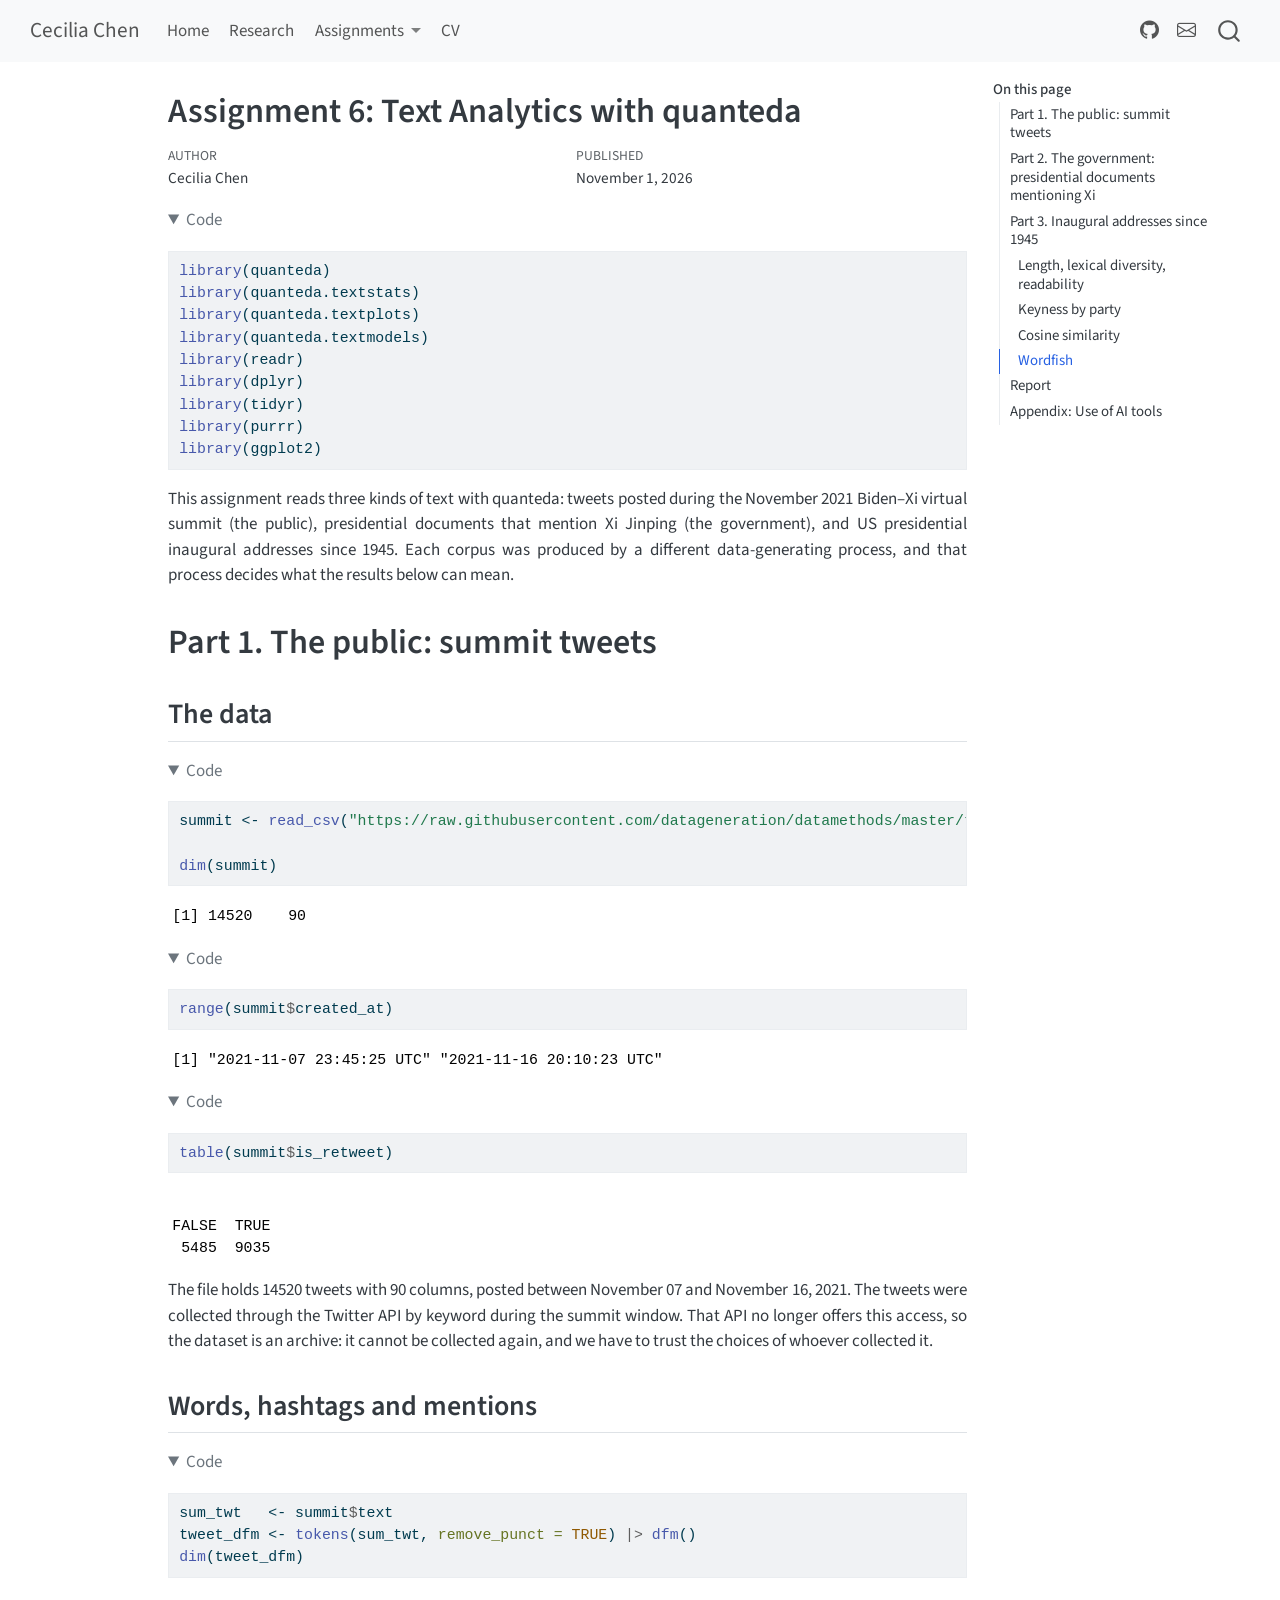
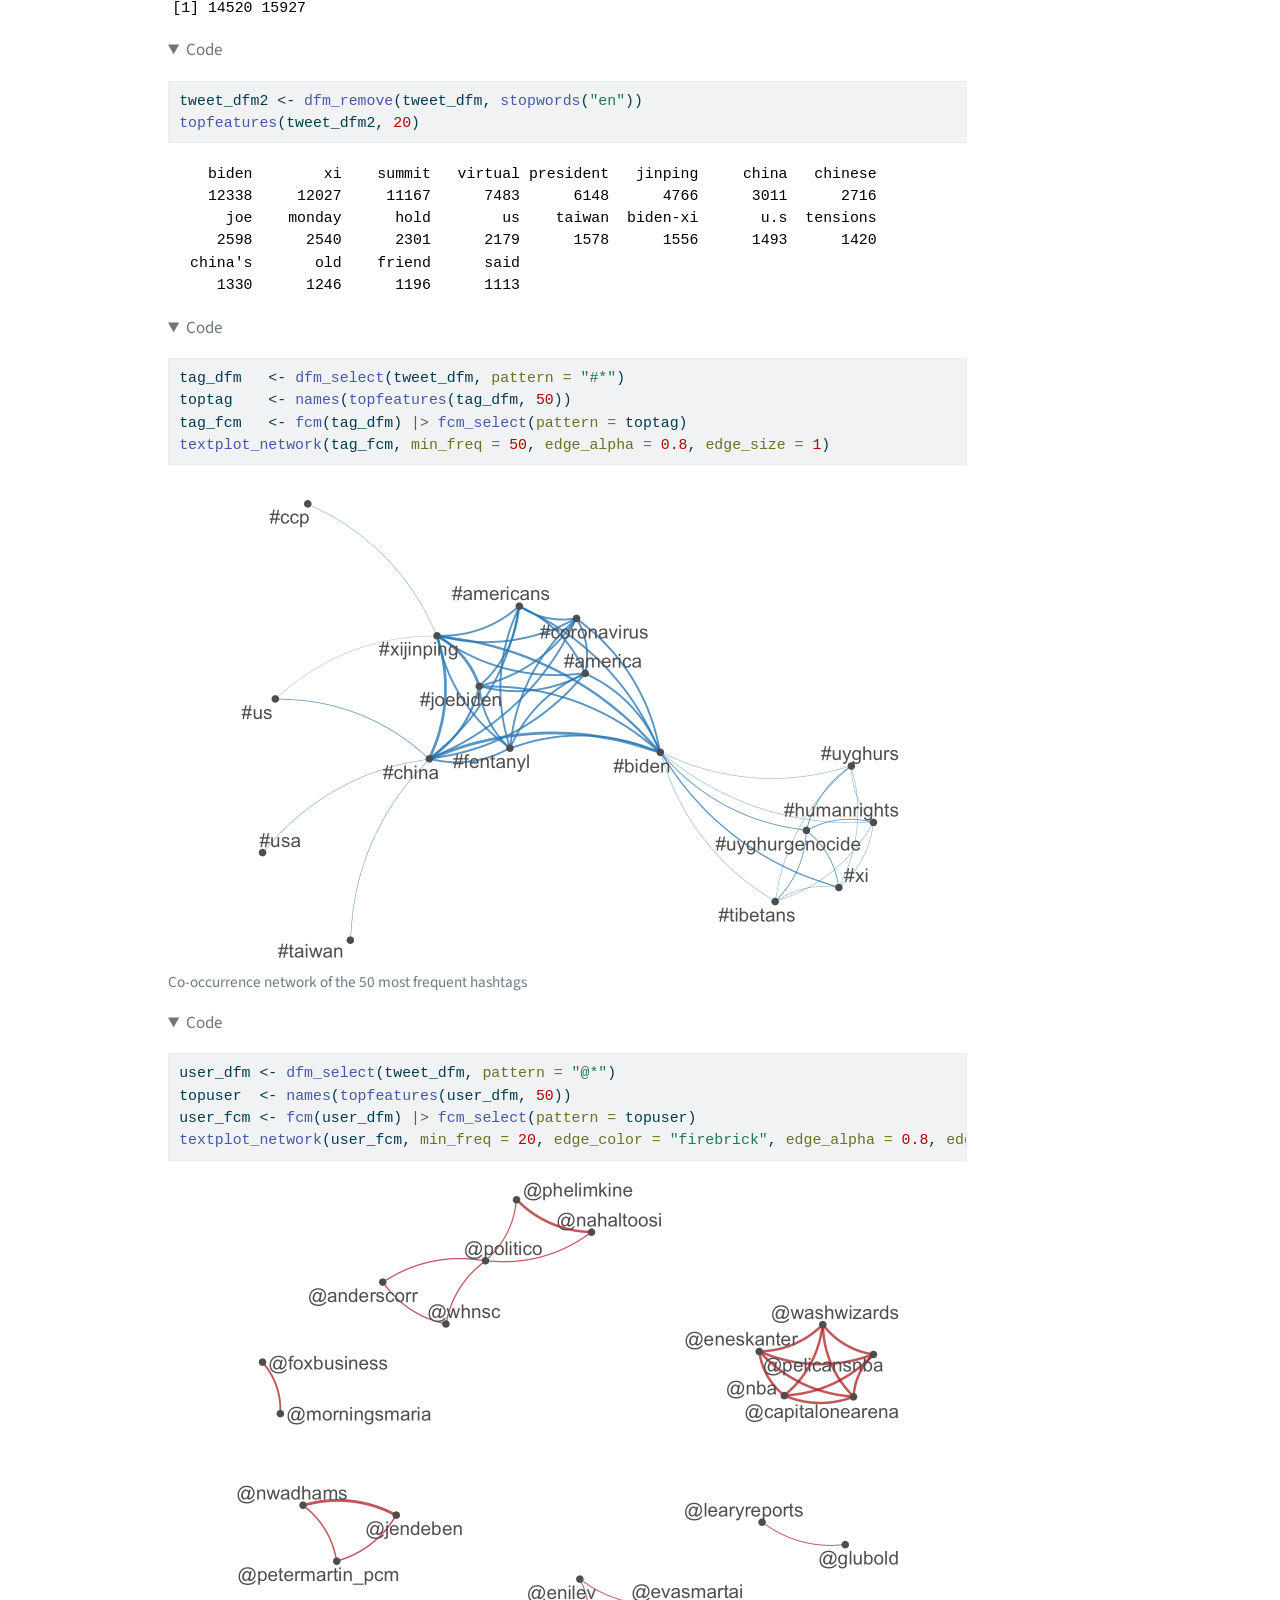
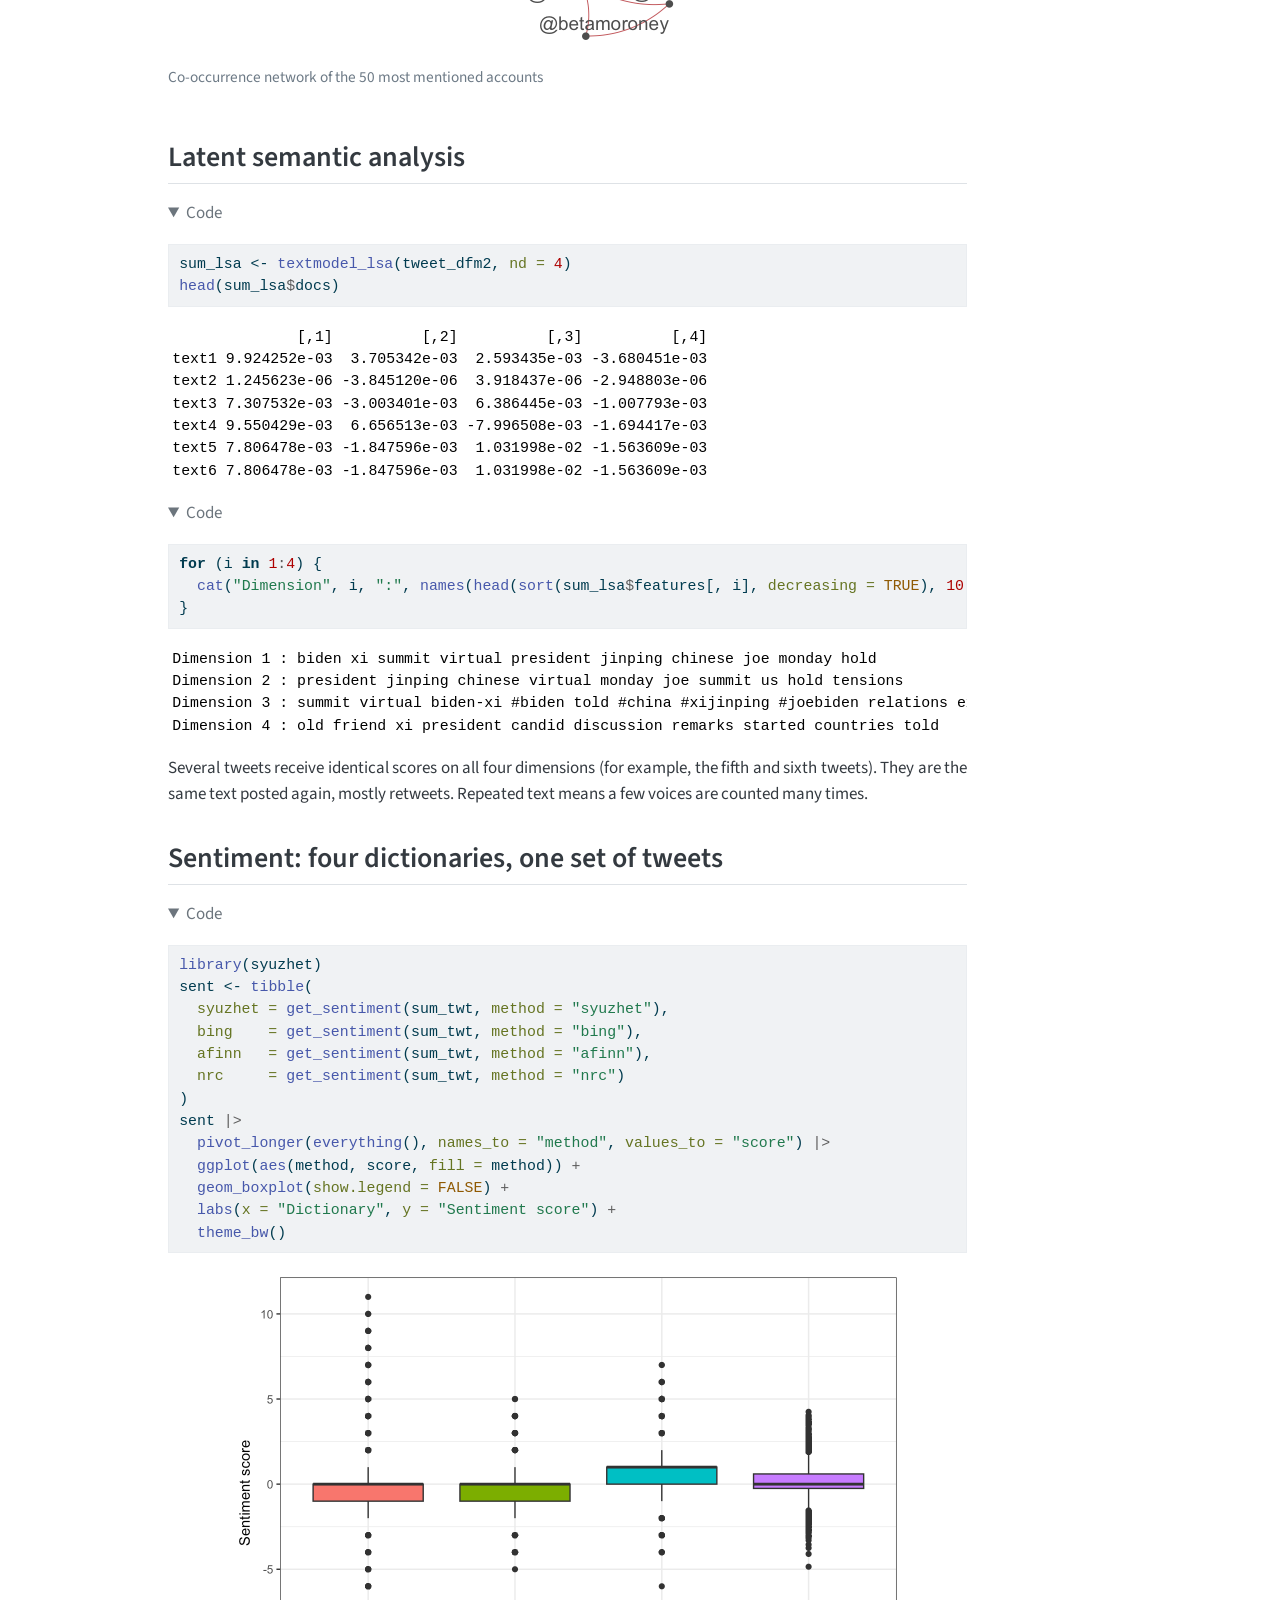
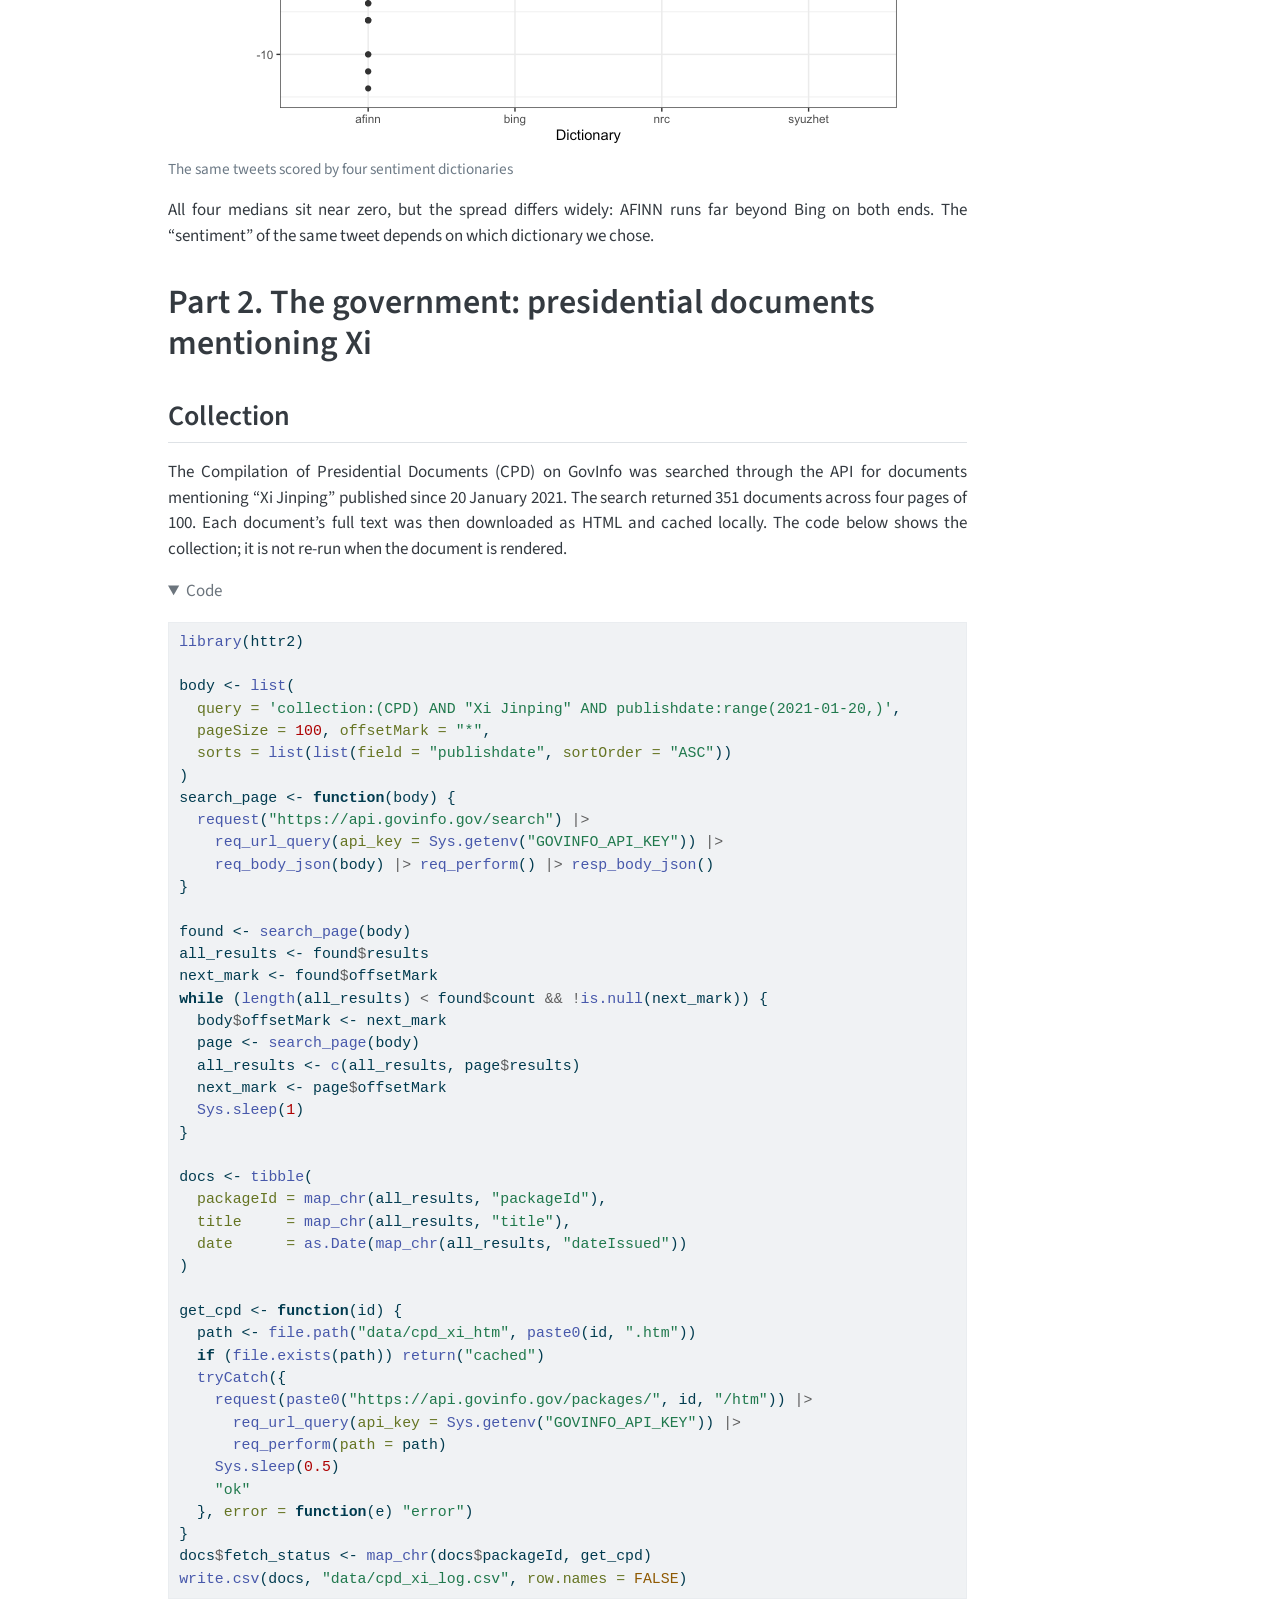
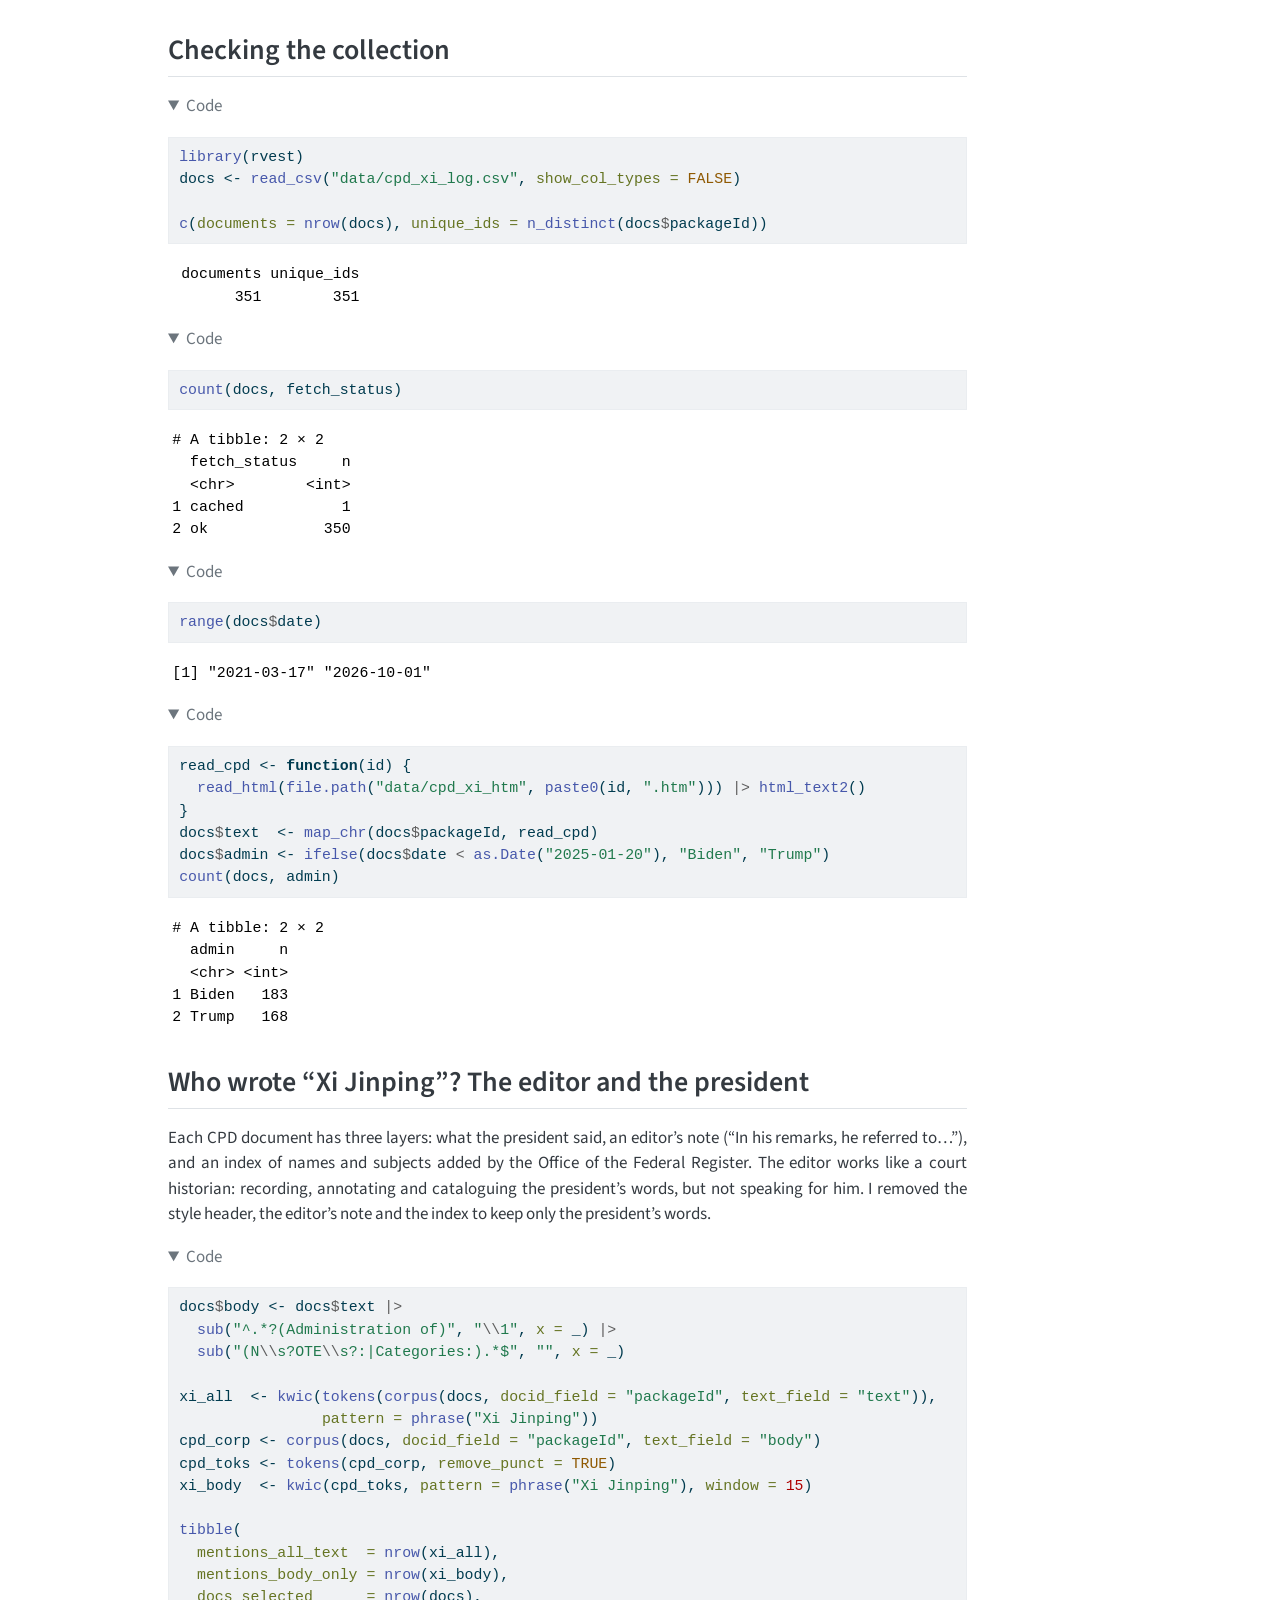
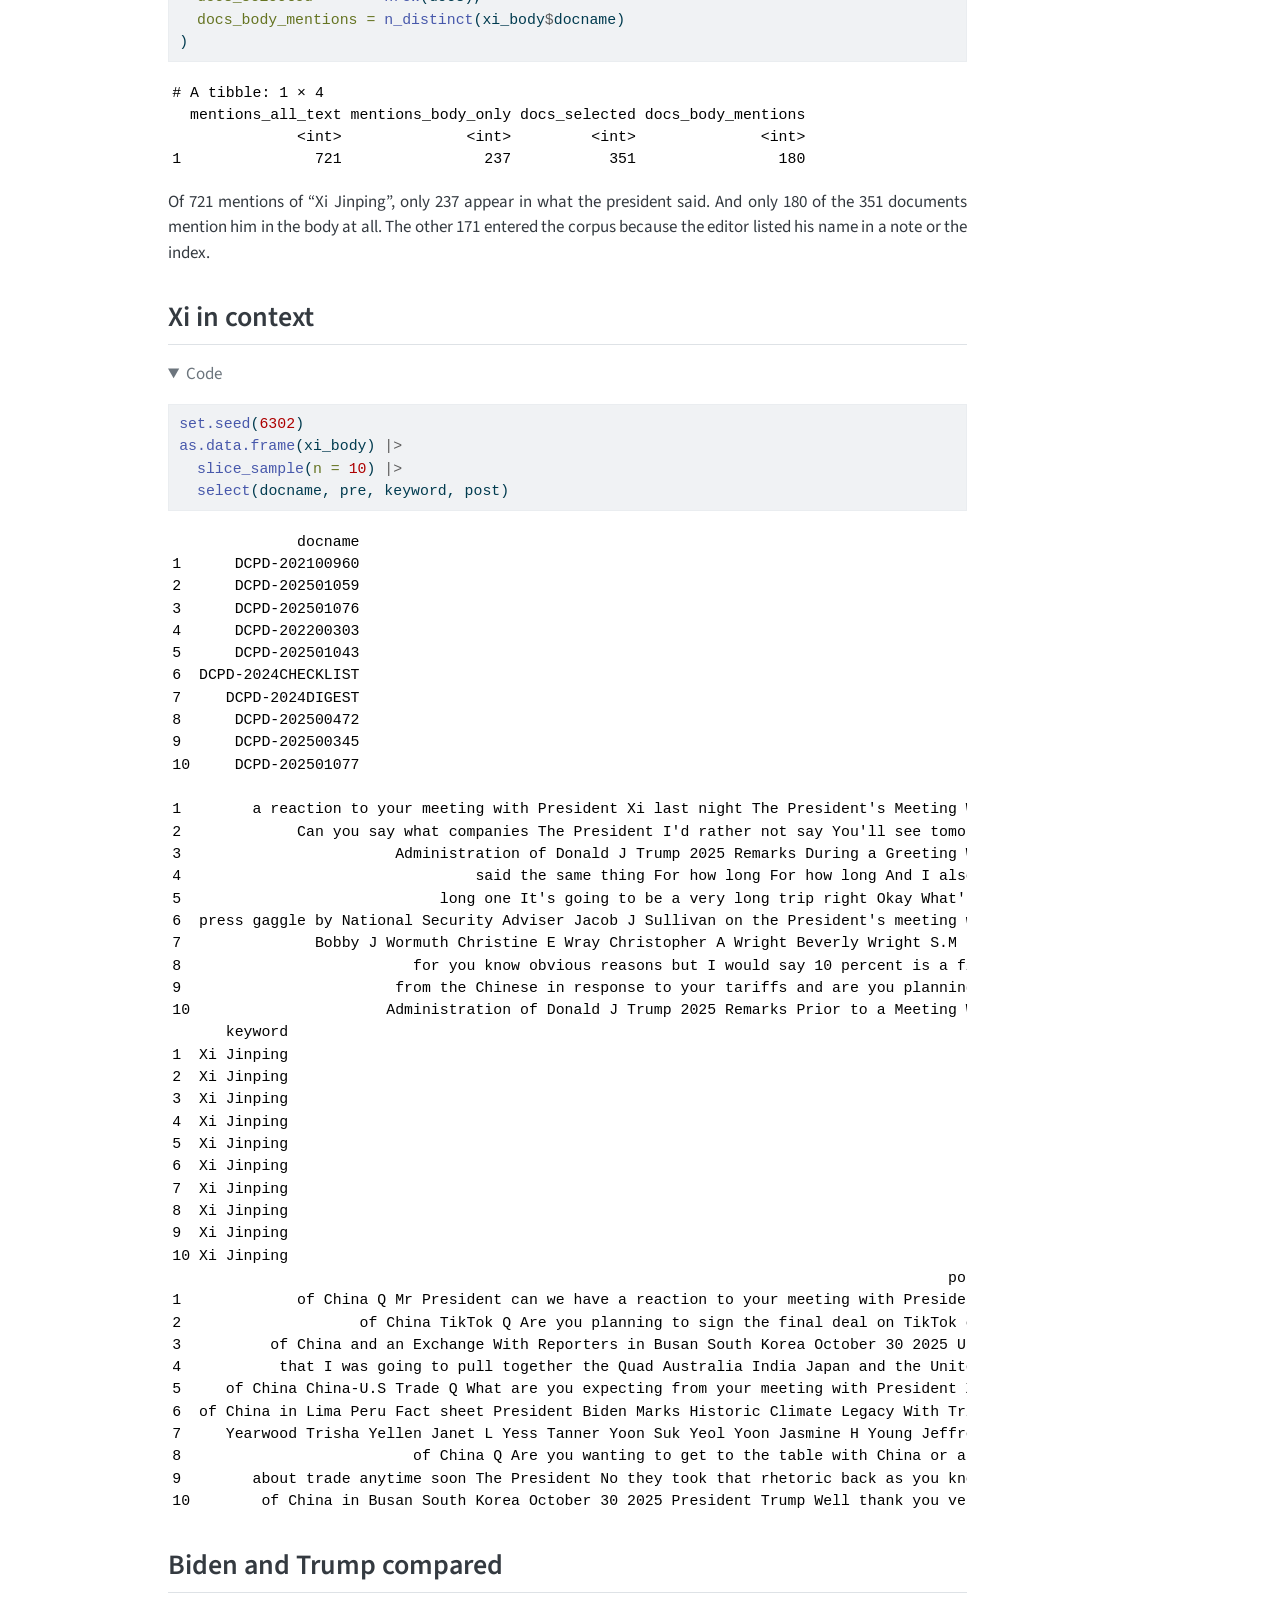
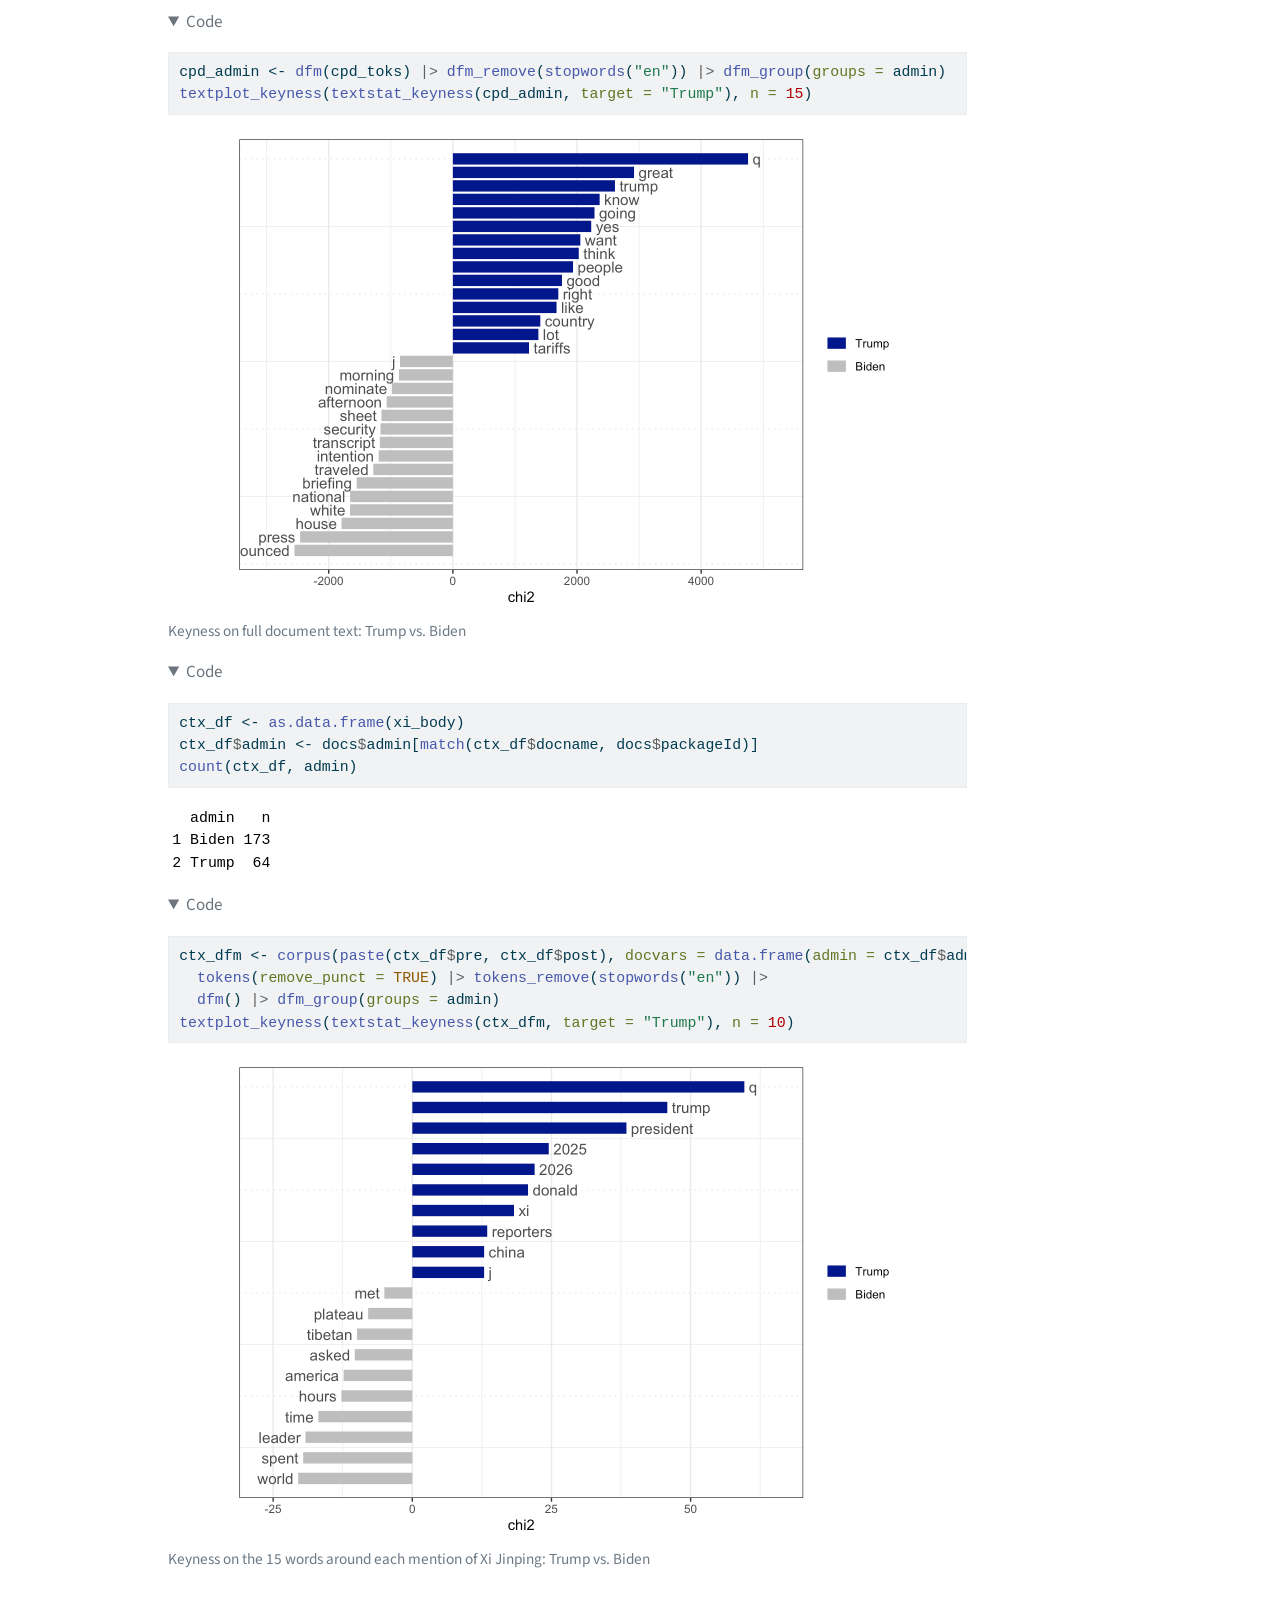
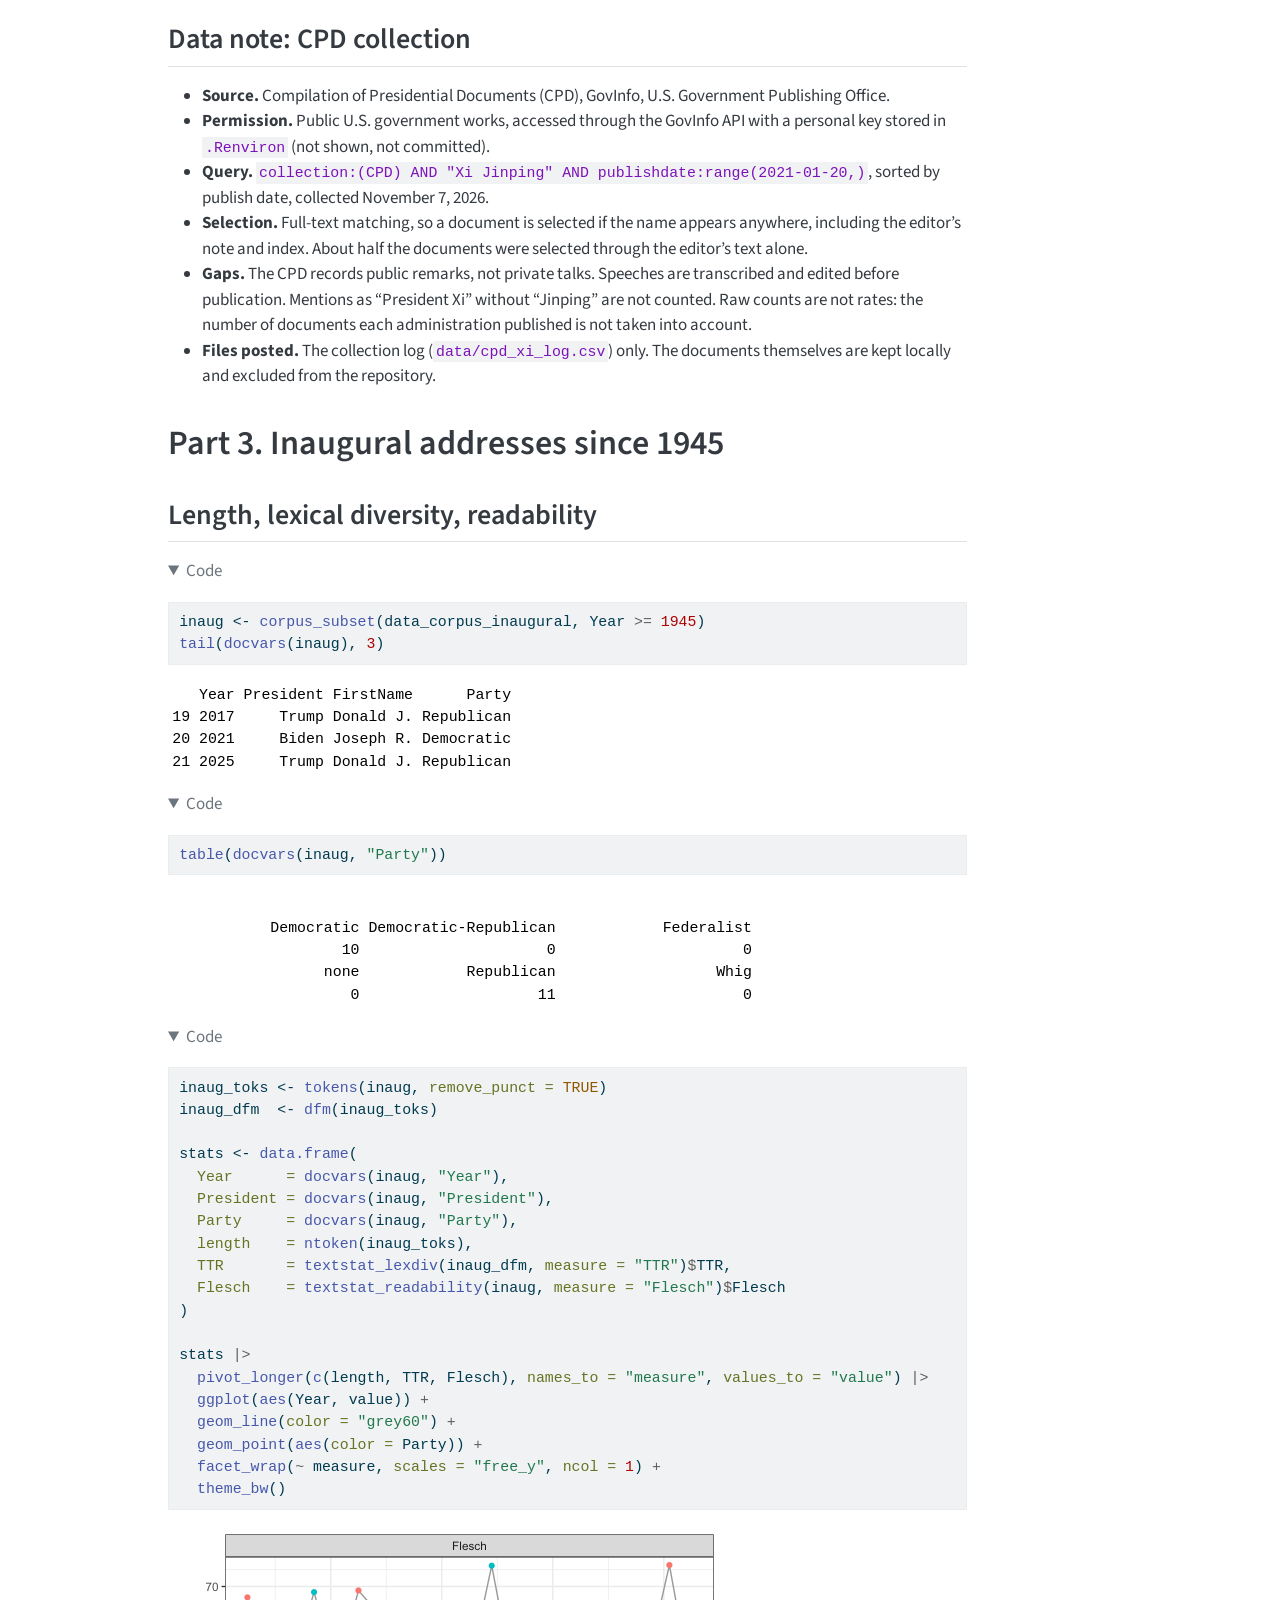
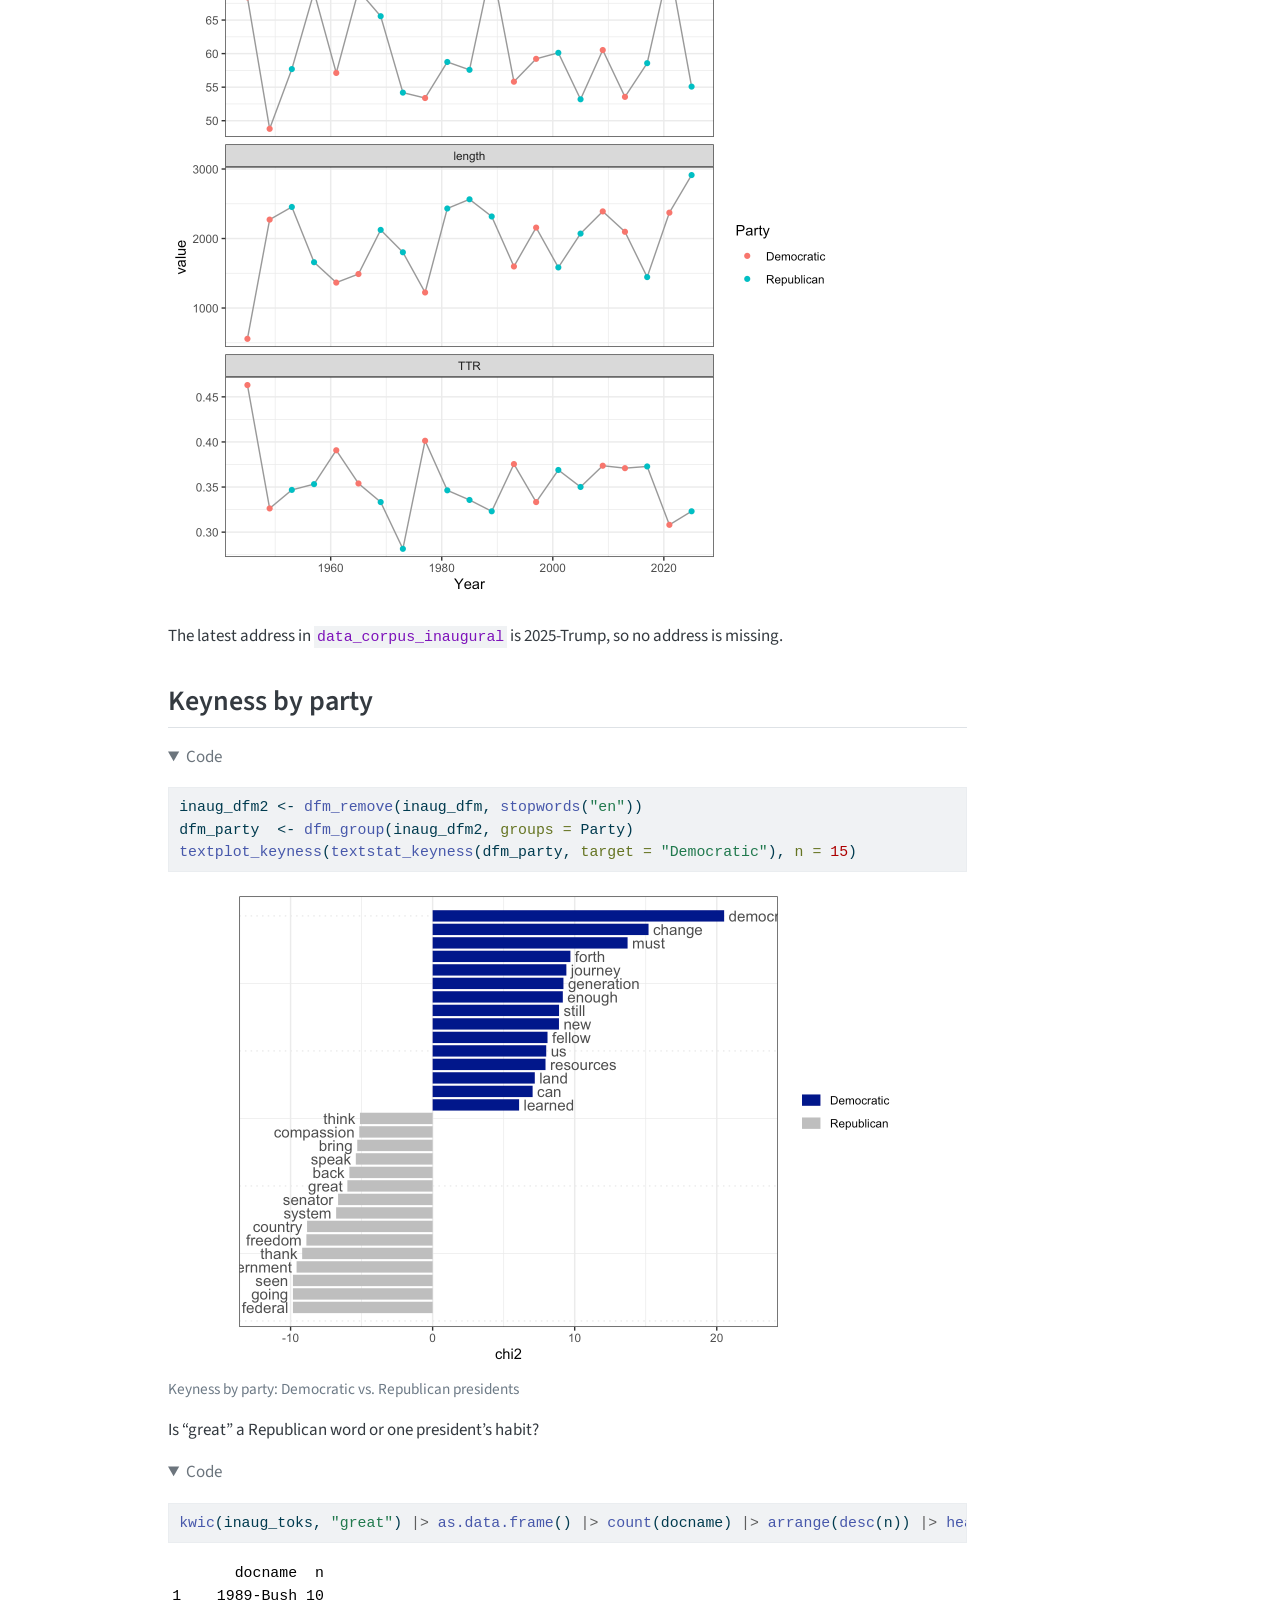
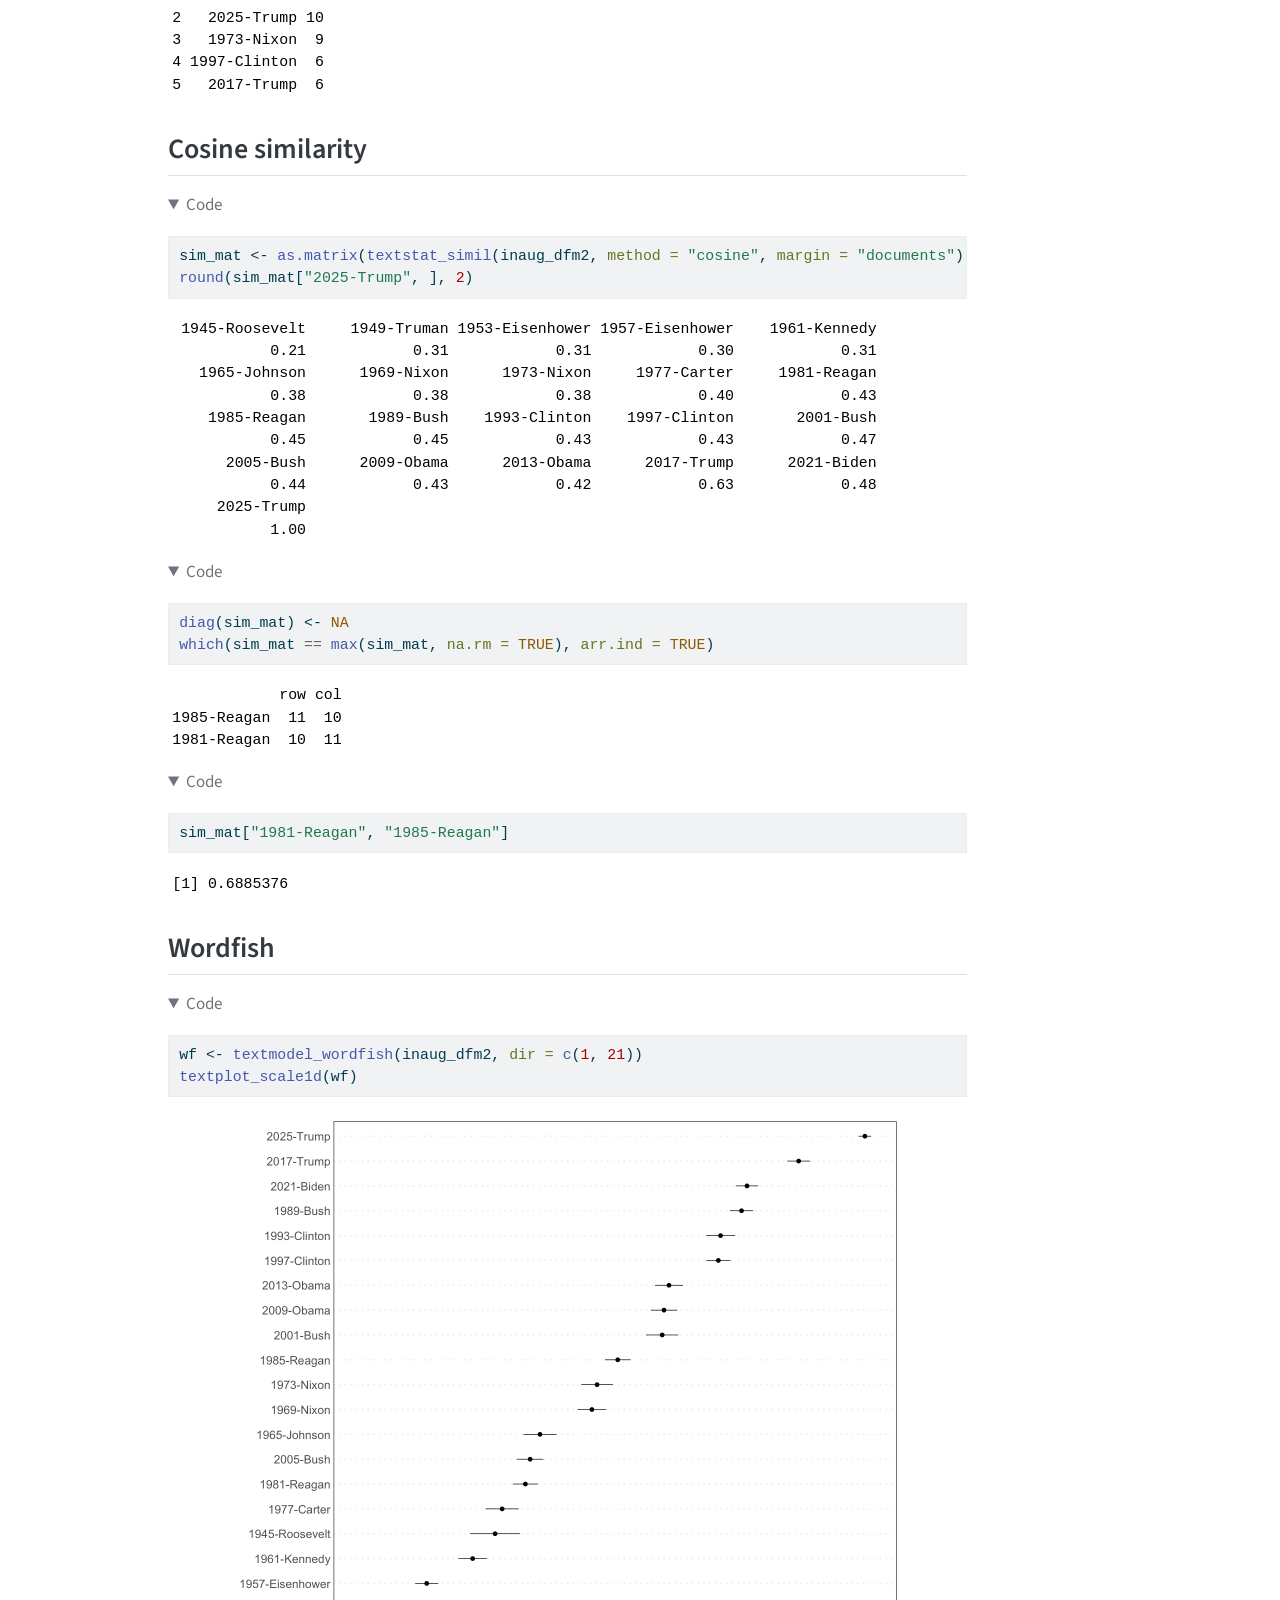
<file: docs/assign06.html>
<!DOCTYPE html>
<html xmlns="http://www.w3.org/1999/xhtml" lang="en" xml:lang="en"><head>

<meta charset="utf-8">
<meta name="generator" content="quarto-1.10.18">

<meta name="viewport" content="width=device-width, initial-scale=1.0, user-scalable=yes">

<meta name="author" content="Cecilia Chen">
<meta name="dcterms.date" content="2026-11-01">

<title>Assignment 6: Text Analytics with quanteda – Cecilia Chen</title>
<style>
/* Default styles provided by pandoc.
** See https://pandoc.org/MANUAL.html#variables-for-html for config info.
*/
span.smallcaps{font-variant: small-caps;}
div.columns{display: flex; gap: 1.5em;}
div.column{flex: auto;}
@media screen {
div.columns{gap: min(4vw, 1.5em);}
div.column{overflow-x: auto;}
}
div.hanging-indent{margin-left: 1.5em; text-indent: -1.5em;}
ul.task-list{list-style: none;}
ul.task-list li input[type="checkbox"] {
  width: 0.8em;
  margin: 0 0.8em 0.2em -1em; /* quarto-specific, see https://github.com/quarto-dev/quarto-cli/issues/4556 */ 
  vertical-align: middle;
}
/* CSS for syntax highlighting */
html { -webkit-text-size-adjust: 100%; }
pre > code.sourceCode { white-space: pre; position: relative; }
pre > code.sourceCode > span { display: inline-block; line-height: 1.25; }
pre > code.sourceCode > span:empty { height: 1.2em; }
.sourceCode { overflow: visible; }
code.sourceCode > span { color: inherit; text-decoration: inherit; }
div.sourceCode { margin: 1em 0; }
pre.sourceCode { margin: 0; }
@media screen {
div.sourceCode { overflow: auto; }
}
@media print {
pre > code.sourceCode { white-space: pre-wrap; }
pre > code.sourceCode > span { text-indent: -5em; padding-left: 5em; }
}
pre.numberSource code
  { counter-reset: source-line 0; }
pre.numberSource code > span
  { position: relative; left: -4em; counter-increment: source-line; }
pre.numberSource code > span > a:first-child::before
  { content: counter(source-line);
    position: relative; left: -1em; text-align: right; vertical-align: baseline;
    border: none; display: inline-block;
    -webkit-touch-callout: none; -webkit-user-select: none;
    -khtml-user-select: none; -moz-user-select: none;
    -ms-user-select: none; user-select: none;
    padding: 0 4px; width: 4em;
  }
pre.numberSource { margin-left: 3em;  padding-left: 4px; }
div.sourceCode
  {   }
@media screen {
pre > code.sourceCode > span > a:first-child::before { text-decoration: underline; }
}
</style>


<script src="site_libs/quarto-nav/quarto-nav.js"></script>
<script src="site_libs/quarto-nav/headroom.min.js"></script>
<script src="site_libs/clipboard/clipboard.min.js"></script>
<script src="site_libs/quarto-search/autocomplete.umd.js"></script>
<script src="site_libs/quarto-search/fuse.min.js"></script>
<script src="site_libs/quarto-search/quarto-search.js"></script>
<meta name="quarto:offset" content="./">
<script src="site_libs/quarto-html/quarto.js" type="module"></script>
<script src="site_libs/quarto-html/tabsets/tabsets.js" type="module"></script>
<script src="site_libs/quarto-html/popper.min.js"></script>
<script src="site_libs/quarto-html/tippy.umd.min.js"></script>
<script src="site_libs/quarto-html/anchor.min.js"></script>
<link href="site_libs/quarto-html/tippy.css" rel="stylesheet">
<link href="site_libs/quarto-html/quarto-syntax-highlighting-64a204ab8560d761af7679ceaba22944.css" rel="stylesheet" id="quarto-text-highlighting-styles">
<script src="site_libs/bootstrap/bootstrap.min.js"></script>
<link href="site_libs/bootstrap/bootstrap-icons.css" rel="stylesheet">
<link href="site_libs/bootstrap/bootstrap-445b8638c3d06994fee0907d791121c4.min.css" rel="stylesheet" append-hash="true" id="quarto-bootstrap" data-mode="light">
<script id="quarto-search-options" type="application/json">{
  "location": "navbar",
  "copy-button": false,
  "collapse-after": 3,
  "panel-placement": "end",
  "type": "overlay",
  "limit": 50,
  "keyboard-shortcut": [
    "f",
    "/",
    "s"
  ],
  "show-item-context": false,
  "language": {
    "search-no-results-text": "No results",
    "search-matching-documents-text": "matching documents",
    "search-copy-link-title": "Copy link to search",
    "search-hide-matches-text": "Hide additional matches",
    "search-more-match-text": "more match in this document",
    "search-more-matches-text": "more matches in this document",
    "search-clear-button-title": "Clear",
    "search-text-placeholder": "",
    "search-detached-cancel-button-title": "Cancel",
    "search-submit-button-title": "Submit",
    "search-label": "Search"
  }
}</script>


<link rel="stylesheet" href="styles.css">
</head>

<body class="nav-fixed quarto-light">

<div id="quarto-search-results"></div>
  <header id="quarto-header" class="headroom fixed-top">
    <nav class="navbar navbar-expand-lg " data-bs-theme="dark">
      <div class="navbar-container container-fluid">
      <div class="navbar-brand-container mx-auto">
    <a class="navbar-brand" href="./index.html">
    <span class="navbar-title">Cecilia Chen</span>
    </a>
  </div>
            <div id="quarto-search" class="" title="Search"></div>
          <button class="navbar-toggler" type="button" data-bs-toggle="collapse" data-bs-target="#navbarCollapse" aria-controls="navbarCollapse" role="menu" aria-expanded="false" aria-label="Toggle navigation" onclick="if (window.quartoToggleHeadroom) { window.quartoToggleHeadroom(); }">
  <span class="navbar-toggler-icon"></span>
</button>
          <div class="collapse navbar-collapse" id="navbarCollapse">
            <ul class="navbar-nav navbar-nav-scroll me-auto">
  <li class="nav-item">
    <a class="nav-link" href="./index.html"> 
<span class="menu-text">Home</span></a>
  </li>  
  <li class="nav-item">
    <a class="nav-link" href="./research.html"> 
<span class="menu-text">Research</span></a>
  </li>  
  <li class="nav-item dropdown ">
    <a class="nav-link dropdown-toggle" href="#" id="nav-menu-assignments" role="link" data-bs-toggle="dropdown" aria-expanded="false">
 <span class="menu-text">Assignments</span>
    </a>
    <ul class="dropdown-menu" aria-labelledby="nav-menu-assignments">    
        <li>
    <a class="dropdown-item" href="./assign01.html">
 <span class="dropdown-text">Assignment 1: Website Design Note</span></a>
  </li>  
        <li>
    <a class="dropdown-item" href="./assign02.html">
 <span class="dropdown-text">Assignment 2: Google Trends</span></a>
  </li>  
        <li>
    <a class="dropdown-item" href="./assign03.html">
 <span class="dropdown-text">Assignment 3: ACS via tidycensus</span></a>
  </li>  
        <li>
    <a class="dropdown-item" href="./assign04.html">
 <span class="dropdown-text">Assignment 4: Webscraping 1</span></a>
  </li>  
        <li>
    <a class="dropdown-item" href="./assign05.html">
 <span class="dropdown-text">Assignment 5: Government Data API</span></a>
  </li>  
        <li>
    <a class="dropdown-item" href="./assign06.html">
 <span class="dropdown-text">Assignment 6: Text Analytics with quanteda</span></a>
  </li>  
        <li>
    <a class="dropdown-item" href="./workshop_scraping.html">
 <span class="dropdown-text">Web Scraping Workshop</span></a>
  </li>  
    </ul>
  </li>
  <li class="nav-item">
    <a class="nav-link" href="./cv.html"> 
<span class="menu-text">CV</span></a>
  </li>  
</ul>
            <ul class="navbar-nav navbar-nav-scroll ms-auto">
  <li class="nav-item compact">
    <a class="nav-link" href="https://github.com/chen-cecilia"> <i class="bi bi-github" role="img">
</i> 
<span class="menu-text"></span></a>
  </li>  
  <li class="nav-item compact">
    <a class="nav-link" href="mailto:dal801123@utdallas.edu"> <i class="bi bi-envelope" role="img">
</i> 
<span class="menu-text"></span></a>
  </li>  
</ul>
          </div> <!-- /navcollapse -->
            <div class="quarto-navbar-tools">
</div>
      </div> <!-- /container-fluid -->
    </nav>
</header>
<!-- content -->
<div id="quarto-content" class="quarto-container page-columns page-rows-contents page-layout-article page-navbar">
<!-- sidebar -->
<!-- margin-sidebar -->
    <div id="quarto-margin-sidebar" class="sidebar margin-sidebar">
        <nav id="TOC" role="doc-toc" class="toc-active">
    <h2 id="toc-title">On this page</h2>
   
  <ul>
  <li><a href="#part-1.-the-public-summit-tweets" id="toc-part-1.-the-public-summit-tweets" class="nav-link active" data-scroll-target="#part-1.-the-public-summit-tweets">Part 1. The public: summit tweets</a>
  <ul class="collapse">
  <li><a href="#the-data" id="toc-the-data" class="nav-link" data-scroll-target="#the-data">The data</a></li>
  <li><a href="#words-hashtags-and-mentions" id="toc-words-hashtags-and-mentions" class="nav-link" data-scroll-target="#words-hashtags-and-mentions">Words, hashtags and mentions</a></li>
  <li><a href="#latent-semantic-analysis" id="toc-latent-semantic-analysis" class="nav-link" data-scroll-target="#latent-semantic-analysis">Latent semantic analysis</a></li>
  <li><a href="#sentiment-four-dictionaries-one-set-of-tweets" id="toc-sentiment-four-dictionaries-one-set-of-tweets" class="nav-link" data-scroll-target="#sentiment-four-dictionaries-one-set-of-tweets">Sentiment: four dictionaries, one set of tweets</a></li>
  </ul></li>
  <li><a href="#part-2.-the-government-presidential-documents-mentioning-xi" id="toc-part-2.-the-government-presidential-documents-mentioning-xi" class="nav-link" data-scroll-target="#part-2.-the-government-presidential-documents-mentioning-xi">Part 2. The government: presidential documents mentioning Xi</a>
  <ul class="collapse">
  <li><a href="#collection" id="toc-collection" class="nav-link" data-scroll-target="#collection">Collection</a></li>
  <li><a href="#checking-the-collection" id="toc-checking-the-collection" class="nav-link" data-scroll-target="#checking-the-collection">Checking the collection</a></li>
  <li><a href="#who-wrote-xi-jinping-the-editor-and-the-president" id="toc-who-wrote-xi-jinping-the-editor-and-the-president" class="nav-link" data-scroll-target="#who-wrote-xi-jinping-the-editor-and-the-president">Who wrote “Xi Jinping”? The editor and the president</a></li>
  <li><a href="#xi-in-context" id="toc-xi-in-context" class="nav-link" data-scroll-target="#xi-in-context">Xi in context</a></li>
  <li><a href="#biden-and-trump-compared" id="toc-biden-and-trump-compared" class="nav-link" data-scroll-target="#biden-and-trump-compared">Biden and Trump compared</a></li>
  <li><a href="#data-note-cpd-collection" id="toc-data-note-cpd-collection" class="nav-link" data-scroll-target="#data-note-cpd-collection">Data note: CPD collection</a></li>
  </ul></li>
  <li><a href="#part-3.-inaugural-addresses-since-1945" id="toc-part-3.-inaugural-addresses-since-1945" class="nav-link" data-scroll-target="#part-3.-inaugural-addresses-since-1945">Part 3. Inaugural addresses since 1945</a>
  <ul class="collapse">
  <li><a href="#length-lexical-diversity-readability" id="toc-length-lexical-diversity-readability" class="nav-link" data-scroll-target="#length-lexical-diversity-readability">Length, lexical diversity, readability</a></li>
  <li><a href="#keyness-by-party" id="toc-keyness-by-party" class="nav-link" data-scroll-target="#keyness-by-party">Keyness by party</a></li>
  <li><a href="#cosine-similarity" id="toc-cosine-similarity" class="nav-link" data-scroll-target="#cosine-similarity">Cosine similarity</a></li>
  <li><a href="#wordfish" id="toc-wordfish" class="nav-link" data-scroll-target="#wordfish">Wordfish</a></li>
  </ul></li>
  <li><a href="#report" id="toc-report" class="nav-link" data-scroll-target="#report">Report</a></li>
  <li><a href="#appendix-use-of-ai-tools" id="toc-appendix-use-of-ai-tools" class="nav-link" data-scroll-target="#appendix-use-of-ai-tools">Appendix: Use of AI tools</a></li>
  </ul>
</nav>
    </div>
<!-- main -->
<main class="content" id="quarto-document-content">

<header id="title-block-header" class="quarto-title-block default">
<div class="quarto-title">
<h1 class="title">Assignment 6: Text Analytics with quanteda</h1>
</div>



<div class="quarto-title-meta">

    <div>
    <div class="quarto-title-meta-heading">Author</div>
    <div class="quarto-title-meta-contents">
             <p>Cecilia Chen </p>
          </div>
  </div>
    
    <div>
    <div class="quarto-title-meta-heading">Published</div>
    <div class="quarto-title-meta-contents">
      <p class="date">November 1, 2026</p>
    </div>
  </div>
  
    
  </div>
  


</header>


<div class="cell">
<details open="" class="code-fold">
<summary>Code</summary>
<div class="code-copy-outer-scaffold"><div class="sourceCode cell-code" id="cb1"><pre class="sourceCode r code-with-copy"><code class="sourceCode r"><span id="cb1-1"><a href="#cb1-1" aria-hidden="true" tabindex="-1"></a><span class="fu">library</span>(quanteda)</span>
<span id="cb1-2"><a href="#cb1-2" aria-hidden="true" tabindex="-1"></a><span class="fu">library</span>(quanteda.textstats)</span>
<span id="cb1-3"><a href="#cb1-3" aria-hidden="true" tabindex="-1"></a><span class="fu">library</span>(quanteda.textplots)</span>
<span id="cb1-4"><a href="#cb1-4" aria-hidden="true" tabindex="-1"></a><span class="fu">library</span>(quanteda.textmodels)</span>
<span id="cb1-5"><a href="#cb1-5" aria-hidden="true" tabindex="-1"></a><span class="fu">library</span>(readr)</span>
<span id="cb1-6"><a href="#cb1-6" aria-hidden="true" tabindex="-1"></a><span class="fu">library</span>(dplyr)</span>
<span id="cb1-7"><a href="#cb1-7" aria-hidden="true" tabindex="-1"></a><span class="fu">library</span>(tidyr)</span>
<span id="cb1-8"><a href="#cb1-8" aria-hidden="true" tabindex="-1"></a><span class="fu">library</span>(purrr)</span>
<span id="cb1-9"><a href="#cb1-9" aria-hidden="true" tabindex="-1"></a><span class="fu">library</span>(ggplot2)</span></code></pre></div><button title="Copy to Clipboard" class="code-copy-button"><i class="bi"></i></button></div>
</details>
</div>
<p>This assignment reads three kinds of text with quanteda: tweets posted during the November 2021 Biden–Xi virtual summit (the public), presidential documents that mention Xi Jinping (the government), and US presidential inaugural addresses since 1945. Each corpus was produced by a different data-generating process, and that process decides what the results below can mean.</p>
<section id="part-1.-the-public-summit-tweets" class="level1">
<h1>Part 1. The public: summit tweets</h1>
<section id="the-data" class="level2">
<h2 class="anchored" data-anchor-id="the-data">The data</h2>
<div class="cell">
<details open="" class="code-fold">
<summary>Code</summary>
<div class="code-copy-outer-scaffold"><div class="sourceCode cell-code" id="cb2"><pre class="sourceCode r code-with-copy"><code class="sourceCode r"><span id="cb2-1"><a href="#cb2-1" aria-hidden="true" tabindex="-1"></a>summit <span class="ot">&lt;-</span> <span class="fu">read_csv</span>(<span class="st">"https://raw.githubusercontent.com/datageneration/datamethods/master/textanalytics/summit_11162021.csv"</span>)</span>
<span id="cb2-2"><a href="#cb2-2" aria-hidden="true" tabindex="-1"></a></span>
<span id="cb2-3"><a href="#cb2-3" aria-hidden="true" tabindex="-1"></a><span class="fu">dim</span>(summit)</span></code></pre></div><button title="Copy to Clipboard" class="code-copy-button"><i class="bi"></i></button></div>
</details>
<div class="cell-output cell-output-stdout">
<pre><code>[1] 14520    90</code></pre>
</div>
<details open="" class="code-fold">
<summary>Code</summary>
<div class="code-copy-outer-scaffold"><div class="sourceCode cell-code" id="cb4"><pre class="sourceCode r code-with-copy"><code class="sourceCode r"><span id="cb4-1"><a href="#cb4-1" aria-hidden="true" tabindex="-1"></a><span class="fu">range</span>(summit<span class="sc">$</span>created_at)</span></code></pre></div><button title="Copy to Clipboard" class="code-copy-button"><i class="bi"></i></button></div>
</details>
<div class="cell-output cell-output-stdout">
<pre><code>[1] "2021-11-07 23:45:25 UTC" "2021-11-16 20:10:23 UTC"</code></pre>
</div>
<details open="" class="code-fold">
<summary>Code</summary>
<div class="code-copy-outer-scaffold"><div class="sourceCode cell-code" id="cb6"><pre class="sourceCode r code-with-copy"><code class="sourceCode r"><span id="cb6-1"><a href="#cb6-1" aria-hidden="true" tabindex="-1"></a><span class="fu">table</span>(summit<span class="sc">$</span>is_retweet)</span></code></pre></div><button title="Copy to Clipboard" class="code-copy-button"><i class="bi"></i></button></div>
</details>
<div class="cell-output cell-output-stdout">
<pre><code>
FALSE  TRUE 
 5485  9035 </code></pre>
</div>
</div>
<p>The file holds 14520 tweets with 90 columns, posted between November 07 and November 16, 2021. The tweets were collected through the Twitter API by keyword during the summit window. That API no longer offers this access, so the dataset is an archive: it cannot be collected again, and we have to trust the choices of whoever collected it.</p>
</section>
<section id="words-hashtags-and-mentions" class="level2">
<h2 class="anchored" data-anchor-id="words-hashtags-and-mentions">Words, hashtags and mentions</h2>
<div class="cell">
<details open="" class="code-fold">
<summary>Code</summary>
<div class="code-copy-outer-scaffold"><div class="sourceCode cell-code" id="cb8"><pre class="sourceCode r code-with-copy"><code class="sourceCode r"><span id="cb8-1"><a href="#cb8-1" aria-hidden="true" tabindex="-1"></a>sum_twt   <span class="ot">&lt;-</span> summit<span class="sc">$</span>text</span>
<span id="cb8-2"><a href="#cb8-2" aria-hidden="true" tabindex="-1"></a>tweet_dfm <span class="ot">&lt;-</span> <span class="fu">tokens</span>(sum_twt, <span class="at">remove_punct =</span> <span class="cn">TRUE</span>) <span class="sc">|&gt;</span> <span class="fu">dfm</span>()</span>
<span id="cb8-3"><a href="#cb8-3" aria-hidden="true" tabindex="-1"></a><span class="fu">dim</span>(tweet_dfm)</span></code></pre></div><button title="Copy to Clipboard" class="code-copy-button"><i class="bi"></i></button></div>
</details>
<div class="cell-output cell-output-stdout">
<pre><code>[1] 14520 15927</code></pre>
</div>
<details open="" class="code-fold">
<summary>Code</summary>
<div class="code-copy-outer-scaffold"><div class="sourceCode cell-code" id="cb10"><pre class="sourceCode r code-with-copy"><code class="sourceCode r"><span id="cb10-1"><a href="#cb10-1" aria-hidden="true" tabindex="-1"></a>tweet_dfm2 <span class="ot">&lt;-</span> <span class="fu">dfm_remove</span>(tweet_dfm, <span class="fu">stopwords</span>(<span class="st">"en"</span>))</span>
<span id="cb10-2"><a href="#cb10-2" aria-hidden="true" tabindex="-1"></a><span class="fu">topfeatures</span>(tweet_dfm2, <span class="dv">20</span>)</span></code></pre></div><button title="Copy to Clipboard" class="code-copy-button"><i class="bi"></i></button></div>
</details>
<div class="cell-output cell-output-stdout">
<pre><code>    biden        xi    summit   virtual president   jinping     china   chinese 
    12338     12027     11167      7483      6148      4766      3011      2716 
      joe    monday      hold        us    taiwan  biden-xi       u.s  tensions 
     2598      2540      2301      2179      1578      1556      1493      1420 
  china's       old    friend      said 
     1330      1246      1196      1113 </code></pre>
</div>
</div>
<div class="cell">
<details open="" class="code-fold">
<summary>Code</summary>
<div class="code-copy-outer-scaffold"><div class="sourceCode cell-code" id="cb12"><pre class="sourceCode r code-with-copy"><code class="sourceCode r"><span id="cb12-1"><a href="#cb12-1" aria-hidden="true" tabindex="-1"></a>tag_dfm   <span class="ot">&lt;-</span> <span class="fu">dfm_select</span>(tweet_dfm, <span class="at">pattern =</span> <span class="st">"#*"</span>)</span>
<span id="cb12-2"><a href="#cb12-2" aria-hidden="true" tabindex="-1"></a>toptag    <span class="ot">&lt;-</span> <span class="fu">names</span>(<span class="fu">topfeatures</span>(tag_dfm, <span class="dv">50</span>))</span>
<span id="cb12-3"><a href="#cb12-3" aria-hidden="true" tabindex="-1"></a>tag_fcm   <span class="ot">&lt;-</span> <span class="fu">fcm</span>(tag_dfm) <span class="sc">|&gt;</span> <span class="fu">fcm_select</span>(<span class="at">pattern =</span> toptag)</span>
<span id="cb12-4"><a href="#cb12-4" aria-hidden="true" tabindex="-1"></a><span class="fu">textplot_network</span>(tag_fcm, <span class="at">min_freq =</span> <span class="dv">50</span>, <span class="at">edge_alpha =</span> <span class="fl">0.8</span>, <span class="at">edge_size =</span> <span class="dv">1</span>)</span></code></pre></div><button title="Copy to Clipboard" class="code-copy-button"><i class="bi"></i></button></div>
</details>
<div class="cell-output-display">
<div class="quarto-figure quarto-figure-center">
<figure class="figure">
<p><img src="assign06_files/figure-html/summit-hashtags-1.png" class="img-fluid figure-img" width="672"></p>
<figcaption>Co-occurrence network of the 50 most frequent hashtags</figcaption>
</figure>
</div>
</div>
</div>
<div class="cell">
<details open="" class="code-fold">
<summary>Code</summary>
<div class="code-copy-outer-scaffold"><div class="sourceCode cell-code" id="cb13"><pre class="sourceCode r code-with-copy"><code class="sourceCode r"><span id="cb13-1"><a href="#cb13-1" aria-hidden="true" tabindex="-1"></a>user_dfm <span class="ot">&lt;-</span> <span class="fu">dfm_select</span>(tweet_dfm, <span class="at">pattern =</span> <span class="st">"@*"</span>)</span>
<span id="cb13-2"><a href="#cb13-2" aria-hidden="true" tabindex="-1"></a>topuser  <span class="ot">&lt;-</span> <span class="fu">names</span>(<span class="fu">topfeatures</span>(user_dfm, <span class="dv">50</span>))</span>
<span id="cb13-3"><a href="#cb13-3" aria-hidden="true" tabindex="-1"></a>user_fcm <span class="ot">&lt;-</span> <span class="fu">fcm</span>(user_dfm) <span class="sc">|&gt;</span> <span class="fu">fcm_select</span>(<span class="at">pattern =</span> topuser)</span>
<span id="cb13-4"><a href="#cb13-4" aria-hidden="true" tabindex="-1"></a><span class="fu">textplot_network</span>(user_fcm, <span class="at">min_freq =</span> <span class="dv">20</span>, <span class="at">edge_color =</span> <span class="st">"firebrick"</span>, <span class="at">edge_alpha =</span> <span class="fl">0.8</span>, <span class="at">edge_size =</span> <span class="dv">1</span>)</span></code></pre></div><button title="Copy to Clipboard" class="code-copy-button"><i class="bi"></i></button></div>
</details>
<div class="cell-output-display">
<div class="quarto-figure quarto-figure-center">
<figure class="figure">
<p><img src="assign06_files/figure-html/summit-users-1.png" class="img-fluid figure-img" width="672"></p>
<figcaption>Co-occurrence network of the 50 most mentioned accounts</figcaption>
</figure>
</div>
</div>
</div>
</section>
<section id="latent-semantic-analysis" class="level2">
<h2 class="anchored" data-anchor-id="latent-semantic-analysis">Latent semantic analysis</h2>
<div class="cell">
<details open="" class="code-fold">
<summary>Code</summary>
<div class="code-copy-outer-scaffold"><div class="sourceCode cell-code" id="cb14"><pre class="sourceCode r code-with-copy"><code class="sourceCode r"><span id="cb14-1"><a href="#cb14-1" aria-hidden="true" tabindex="-1"></a>sum_lsa <span class="ot">&lt;-</span> <span class="fu">textmodel_lsa</span>(tweet_dfm2, <span class="at">nd =</span> <span class="dv">4</span>)</span>
<span id="cb14-2"><a href="#cb14-2" aria-hidden="true" tabindex="-1"></a><span class="fu">head</span>(sum_lsa<span class="sc">$</span>docs)</span></code></pre></div><button title="Copy to Clipboard" class="code-copy-button"><i class="bi"></i></button></div>
</details>
<div class="cell-output cell-output-stdout">
<pre><code>              [,1]          [,2]          [,3]          [,4]
text1 9.924252e-03  3.705342e-03  2.593435e-03 -3.680451e-03
text2 1.245623e-06 -3.845120e-06  3.918437e-06 -2.948803e-06
text3 7.307532e-03 -3.003401e-03  6.386445e-03 -1.007793e-03
text4 9.550429e-03  6.656513e-03 -7.996508e-03 -1.694417e-03
text5 7.806478e-03 -1.847596e-03  1.031998e-02 -1.563609e-03
text6 7.806478e-03 -1.847596e-03  1.031998e-02 -1.563609e-03</code></pre>
</div>
<details open="" class="code-fold">
<summary>Code</summary>
<div class="code-copy-outer-scaffold"><div class="sourceCode cell-code" id="cb16"><pre class="sourceCode r code-with-copy"><code class="sourceCode r"><span id="cb16-1"><a href="#cb16-1" aria-hidden="true" tabindex="-1"></a><span class="cf">for</span> (i <span class="cf">in</span> <span class="dv">1</span><span class="sc">:</span><span class="dv">4</span>) {</span>
<span id="cb16-2"><a href="#cb16-2" aria-hidden="true" tabindex="-1"></a>  <span class="fu">cat</span>(<span class="st">"Dimension"</span>, i, <span class="st">":"</span>, <span class="fu">names</span>(<span class="fu">head</span>(<span class="fu">sort</span>(sum_lsa<span class="sc">$</span>features[, i], <span class="at">decreasing =</span> <span class="cn">TRUE</span>), <span class="dv">10</span>)), <span class="st">"</span><span class="sc">\n</span><span class="st">"</span>)</span>
<span id="cb16-3"><a href="#cb16-3" aria-hidden="true" tabindex="-1"></a>}</span></code></pre></div><button title="Copy to Clipboard" class="code-copy-button"><i class="bi"></i></button></div>
</details>
<div class="cell-output cell-output-stdout">
<pre><code>Dimension 1 : biden xi summit virtual president jinping chinese joe monday hold 
Dimension 2 : president jinping chinese virtual monday joe summit us hold tensions 
Dimension 3 : summit virtual biden-xi #biden told #china #xijinping #joebiden relations exchanged 
Dimension 4 : old friend xi president candid discussion remarks started countries told </code></pre>
</div>
</div>
<p>Several tweets receive identical scores on all four dimensions (for example, the fifth and sixth tweets). They are the same text posted again, mostly retweets. Repeated text means a few voices are counted many times.</p>
</section>
<section id="sentiment-four-dictionaries-one-set-of-tweets" class="level2">
<h2 class="anchored" data-anchor-id="sentiment-four-dictionaries-one-set-of-tweets">Sentiment: four dictionaries, one set of tweets</h2>
<div class="cell">
<details open="" class="code-fold">
<summary>Code</summary>
<div class="code-copy-outer-scaffold"><div class="sourceCode cell-code" id="cb18"><pre class="sourceCode r code-with-copy"><code class="sourceCode r"><span id="cb18-1"><a href="#cb18-1" aria-hidden="true" tabindex="-1"></a><span class="fu">library</span>(syuzhet)</span>
<span id="cb18-2"><a href="#cb18-2" aria-hidden="true" tabindex="-1"></a>sent <span class="ot">&lt;-</span> <span class="fu">tibble</span>(</span>
<span id="cb18-3"><a href="#cb18-3" aria-hidden="true" tabindex="-1"></a>  <span class="at">syuzhet =</span> <span class="fu">get_sentiment</span>(sum_twt, <span class="at">method =</span> <span class="st">"syuzhet"</span>),</span>
<span id="cb18-4"><a href="#cb18-4" aria-hidden="true" tabindex="-1"></a>  <span class="at">bing    =</span> <span class="fu">get_sentiment</span>(sum_twt, <span class="at">method =</span> <span class="st">"bing"</span>),</span>
<span id="cb18-5"><a href="#cb18-5" aria-hidden="true" tabindex="-1"></a>  <span class="at">afinn   =</span> <span class="fu">get_sentiment</span>(sum_twt, <span class="at">method =</span> <span class="st">"afinn"</span>),</span>
<span id="cb18-6"><a href="#cb18-6" aria-hidden="true" tabindex="-1"></a>  <span class="at">nrc     =</span> <span class="fu">get_sentiment</span>(sum_twt, <span class="at">method =</span> <span class="st">"nrc"</span>)</span>
<span id="cb18-7"><a href="#cb18-7" aria-hidden="true" tabindex="-1"></a>)</span>
<span id="cb18-8"><a href="#cb18-8" aria-hidden="true" tabindex="-1"></a>sent <span class="sc">|&gt;</span></span>
<span id="cb18-9"><a href="#cb18-9" aria-hidden="true" tabindex="-1"></a>  <span class="fu">pivot_longer</span>(<span class="fu">everything</span>(), <span class="at">names_to =</span> <span class="st">"method"</span>, <span class="at">values_to =</span> <span class="st">"score"</span>) <span class="sc">|&gt;</span></span>
<span id="cb18-10"><a href="#cb18-10" aria-hidden="true" tabindex="-1"></a>  <span class="fu">ggplot</span>(<span class="fu">aes</span>(method, score, <span class="at">fill =</span> method)) <span class="sc">+</span></span>
<span id="cb18-11"><a href="#cb18-11" aria-hidden="true" tabindex="-1"></a>  <span class="fu">geom_boxplot</span>(<span class="at">show.legend =</span> <span class="cn">FALSE</span>) <span class="sc">+</span></span>
<span id="cb18-12"><a href="#cb18-12" aria-hidden="true" tabindex="-1"></a>  <span class="fu">labs</span>(<span class="at">x =</span> <span class="st">"Dictionary"</span>, <span class="at">y =</span> <span class="st">"Sentiment score"</span>) <span class="sc">+</span></span>
<span id="cb18-13"><a href="#cb18-13" aria-hidden="true" tabindex="-1"></a>  <span class="fu">theme_bw</span>()</span></code></pre></div><button title="Copy to Clipboard" class="code-copy-button"><i class="bi"></i></button></div>
</details>
<div class="cell-output-display">
<div class="quarto-figure quarto-figure-center">
<figure class="figure">
<p><img src="assign06_files/figure-html/summit-sentiment-1.png" class="img-fluid figure-img" width="672"></p>
<figcaption>The same tweets scored by four sentiment dictionaries</figcaption>
</figure>
</div>
</div>
</div>
<p>All four medians sit near zero, but the spread differs widely: AFINN runs far beyond Bing on both ends. The “sentiment” of the same tweet depends on which dictionary we chose.</p>
</section>
</section>
<section id="part-2.-the-government-presidential-documents-mentioning-xi" class="level1">
<h1>Part 2. The government: presidential documents mentioning Xi</h1>
<section id="collection" class="level2">
<h2 class="anchored" data-anchor-id="collection">Collection</h2>
<p>The Compilation of Presidential Documents (CPD) on GovInfo was searched through the API for documents mentioning “Xi Jinping” published since 20 January 2021. The search returned 351 documents across four pages of 100. Each document’s full text was then downloaded as HTML and cached locally. The code below shows the collection; it is not re-run when the document is rendered.</p>
<div class="cell">
<details open="" class="code-fold">
<summary>Code</summary>
<div class="code-copy-outer-scaffold"><div class="sourceCode cell-code" id="cb19"><pre class="sourceCode r code-with-copy"><code class="sourceCode r"><span id="cb19-1"><a href="#cb19-1" aria-hidden="true" tabindex="-1"></a><span class="fu">library</span>(httr2)</span>
<span id="cb19-2"><a href="#cb19-2" aria-hidden="true" tabindex="-1"></a></span>
<span id="cb19-3"><a href="#cb19-3" aria-hidden="true" tabindex="-1"></a>body <span class="ot">&lt;-</span> <span class="fu">list</span>(</span>
<span id="cb19-4"><a href="#cb19-4" aria-hidden="true" tabindex="-1"></a>  <span class="at">query =</span> <span class="st">'collection:(CPD) AND "Xi Jinping" AND publishdate:range(2021-01-20,)'</span>,</span>
<span id="cb19-5"><a href="#cb19-5" aria-hidden="true" tabindex="-1"></a>  <span class="at">pageSize =</span> <span class="dv">100</span>, <span class="at">offsetMark =</span> <span class="st">"*"</span>,</span>
<span id="cb19-6"><a href="#cb19-6" aria-hidden="true" tabindex="-1"></a>  <span class="at">sorts =</span> <span class="fu">list</span>(<span class="fu">list</span>(<span class="at">field =</span> <span class="st">"publishdate"</span>, <span class="at">sortOrder =</span> <span class="st">"ASC"</span>))</span>
<span id="cb19-7"><a href="#cb19-7" aria-hidden="true" tabindex="-1"></a>)</span>
<span id="cb19-8"><a href="#cb19-8" aria-hidden="true" tabindex="-1"></a>search_page <span class="ot">&lt;-</span> <span class="cf">function</span>(body) {</span>
<span id="cb19-9"><a href="#cb19-9" aria-hidden="true" tabindex="-1"></a>  <span class="fu">request</span>(<span class="st">"https://api.govinfo.gov/search"</span>) <span class="sc">|&gt;</span></span>
<span id="cb19-10"><a href="#cb19-10" aria-hidden="true" tabindex="-1"></a>    <span class="fu">req_url_query</span>(<span class="at">api_key =</span> <span class="fu">Sys.getenv</span>(<span class="st">"GOVINFO_API_KEY"</span>)) <span class="sc">|&gt;</span></span>
<span id="cb19-11"><a href="#cb19-11" aria-hidden="true" tabindex="-1"></a>    <span class="fu">req_body_json</span>(body) <span class="sc">|&gt;</span> <span class="fu">req_perform</span>() <span class="sc">|&gt;</span> <span class="fu">resp_body_json</span>()</span>
<span id="cb19-12"><a href="#cb19-12" aria-hidden="true" tabindex="-1"></a>}</span>
<span id="cb19-13"><a href="#cb19-13" aria-hidden="true" tabindex="-1"></a></span>
<span id="cb19-14"><a href="#cb19-14" aria-hidden="true" tabindex="-1"></a>found <span class="ot">&lt;-</span> <span class="fu">search_page</span>(body)</span>
<span id="cb19-15"><a href="#cb19-15" aria-hidden="true" tabindex="-1"></a>all_results <span class="ot">&lt;-</span> found<span class="sc">$</span>results</span>
<span id="cb19-16"><a href="#cb19-16" aria-hidden="true" tabindex="-1"></a>next_mark <span class="ot">&lt;-</span> found<span class="sc">$</span>offsetMark</span>
<span id="cb19-17"><a href="#cb19-17" aria-hidden="true" tabindex="-1"></a><span class="cf">while</span> (<span class="fu">length</span>(all_results) <span class="sc">&lt;</span> found<span class="sc">$</span>count <span class="sc">&amp;&amp;</span> <span class="sc">!</span><span class="fu">is.null</span>(next_mark)) {</span>
<span id="cb19-18"><a href="#cb19-18" aria-hidden="true" tabindex="-1"></a>  body<span class="sc">$</span>offsetMark <span class="ot">&lt;-</span> next_mark</span>
<span id="cb19-19"><a href="#cb19-19" aria-hidden="true" tabindex="-1"></a>  page <span class="ot">&lt;-</span> <span class="fu">search_page</span>(body)</span>
<span id="cb19-20"><a href="#cb19-20" aria-hidden="true" tabindex="-1"></a>  all_results <span class="ot">&lt;-</span> <span class="fu">c</span>(all_results, page<span class="sc">$</span>results)</span>
<span id="cb19-21"><a href="#cb19-21" aria-hidden="true" tabindex="-1"></a>  next_mark <span class="ot">&lt;-</span> page<span class="sc">$</span>offsetMark</span>
<span id="cb19-22"><a href="#cb19-22" aria-hidden="true" tabindex="-1"></a>  <span class="fu">Sys.sleep</span>(<span class="dv">1</span>)</span>
<span id="cb19-23"><a href="#cb19-23" aria-hidden="true" tabindex="-1"></a>}</span>
<span id="cb19-24"><a href="#cb19-24" aria-hidden="true" tabindex="-1"></a></span>
<span id="cb19-25"><a href="#cb19-25" aria-hidden="true" tabindex="-1"></a>docs <span class="ot">&lt;-</span> <span class="fu">tibble</span>(</span>
<span id="cb19-26"><a href="#cb19-26" aria-hidden="true" tabindex="-1"></a>  <span class="at">packageId =</span> <span class="fu">map_chr</span>(all_results, <span class="st">"packageId"</span>),</span>
<span id="cb19-27"><a href="#cb19-27" aria-hidden="true" tabindex="-1"></a>  <span class="at">title     =</span> <span class="fu">map_chr</span>(all_results, <span class="st">"title"</span>),</span>
<span id="cb19-28"><a href="#cb19-28" aria-hidden="true" tabindex="-1"></a>  <span class="at">date      =</span> <span class="fu">as.Date</span>(<span class="fu">map_chr</span>(all_results, <span class="st">"dateIssued"</span>))</span>
<span id="cb19-29"><a href="#cb19-29" aria-hidden="true" tabindex="-1"></a>)</span>
<span id="cb19-30"><a href="#cb19-30" aria-hidden="true" tabindex="-1"></a></span>
<span id="cb19-31"><a href="#cb19-31" aria-hidden="true" tabindex="-1"></a>get_cpd <span class="ot">&lt;-</span> <span class="cf">function</span>(id) {</span>
<span id="cb19-32"><a href="#cb19-32" aria-hidden="true" tabindex="-1"></a>  path <span class="ot">&lt;-</span> <span class="fu">file.path</span>(<span class="st">"data/cpd_xi_htm"</span>, <span class="fu">paste0</span>(id, <span class="st">".htm"</span>))</span>
<span id="cb19-33"><a href="#cb19-33" aria-hidden="true" tabindex="-1"></a>  <span class="cf">if</span> (<span class="fu">file.exists</span>(path)) <span class="fu">return</span>(<span class="st">"cached"</span>)</span>
<span id="cb19-34"><a href="#cb19-34" aria-hidden="true" tabindex="-1"></a>  <span class="fu">tryCatch</span>({</span>
<span id="cb19-35"><a href="#cb19-35" aria-hidden="true" tabindex="-1"></a>    <span class="fu">request</span>(<span class="fu">paste0</span>(<span class="st">"https://api.govinfo.gov/packages/"</span>, id, <span class="st">"/htm"</span>)) <span class="sc">|&gt;</span></span>
<span id="cb19-36"><a href="#cb19-36" aria-hidden="true" tabindex="-1"></a>      <span class="fu">req_url_query</span>(<span class="at">api_key =</span> <span class="fu">Sys.getenv</span>(<span class="st">"GOVINFO_API_KEY"</span>)) <span class="sc">|&gt;</span></span>
<span id="cb19-37"><a href="#cb19-37" aria-hidden="true" tabindex="-1"></a>      <span class="fu">req_perform</span>(<span class="at">path =</span> path)</span>
<span id="cb19-38"><a href="#cb19-38" aria-hidden="true" tabindex="-1"></a>    <span class="fu">Sys.sleep</span>(<span class="fl">0.5</span>)</span>
<span id="cb19-39"><a href="#cb19-39" aria-hidden="true" tabindex="-1"></a>    <span class="st">"ok"</span></span>
<span id="cb19-40"><a href="#cb19-40" aria-hidden="true" tabindex="-1"></a>  }, <span class="at">error =</span> <span class="cf">function</span>(e) <span class="st">"error"</span>)</span>
<span id="cb19-41"><a href="#cb19-41" aria-hidden="true" tabindex="-1"></a>}</span>
<span id="cb19-42"><a href="#cb19-42" aria-hidden="true" tabindex="-1"></a>docs<span class="sc">$</span>fetch_status <span class="ot">&lt;-</span> <span class="fu">map_chr</span>(docs<span class="sc">$</span>packageId, get_cpd)</span>
<span id="cb19-43"><a href="#cb19-43" aria-hidden="true" tabindex="-1"></a><span class="fu">write.csv</span>(docs, <span class="st">"data/cpd_xi_log.csv"</span>, <span class="at">row.names =</span> <span class="cn">FALSE</span>)</span></code></pre></div><button title="Copy to Clipboard" class="code-copy-button"><i class="bi"></i></button></div>
</details>
</div>
</section>
<section id="checking-the-collection" class="level2">
<h2 class="anchored" data-anchor-id="checking-the-collection">Checking the collection</h2>
<div class="cell">
<details open="" class="code-fold">
<summary>Code</summary>
<div class="code-copy-outer-scaffold"><div class="sourceCode cell-code" id="cb20"><pre class="sourceCode r code-with-copy"><code class="sourceCode r"><span id="cb20-1"><a href="#cb20-1" aria-hidden="true" tabindex="-1"></a><span class="fu">library</span>(rvest)</span>
<span id="cb20-2"><a href="#cb20-2" aria-hidden="true" tabindex="-1"></a>docs <span class="ot">&lt;-</span> <span class="fu">read_csv</span>(<span class="st">"data/cpd_xi_log.csv"</span>, <span class="at">show_col_types =</span> <span class="cn">FALSE</span>)</span>
<span id="cb20-3"><a href="#cb20-3" aria-hidden="true" tabindex="-1"></a></span>
<span id="cb20-4"><a href="#cb20-4" aria-hidden="true" tabindex="-1"></a><span class="fu">c</span>(<span class="at">documents =</span> <span class="fu">nrow</span>(docs), <span class="at">unique_ids =</span> <span class="fu">n_distinct</span>(docs<span class="sc">$</span>packageId))</span></code></pre></div><button title="Copy to Clipboard" class="code-copy-button"><i class="bi"></i></button></div>
</details>
<div class="cell-output cell-output-stdout">
<pre><code> documents unique_ids 
       351        351 </code></pre>
</div>
<details open="" class="code-fold">
<summary>Code</summary>
<div class="code-copy-outer-scaffold"><div class="sourceCode cell-code" id="cb22"><pre class="sourceCode r code-with-copy"><code class="sourceCode r"><span id="cb22-1"><a href="#cb22-1" aria-hidden="true" tabindex="-1"></a><span class="fu">count</span>(docs, fetch_status)</span></code></pre></div><button title="Copy to Clipboard" class="code-copy-button"><i class="bi"></i></button></div>
</details>
<div class="cell-output cell-output-stdout">
<pre><code># A tibble: 2 × 2
  fetch_status     n
  &lt;chr&gt;        &lt;int&gt;
1 cached           1
2 ok             350</code></pre>
</div>
<details open="" class="code-fold">
<summary>Code</summary>
<div class="code-copy-outer-scaffold"><div class="sourceCode cell-code" id="cb24"><pre class="sourceCode r code-with-copy"><code class="sourceCode r"><span id="cb24-1"><a href="#cb24-1" aria-hidden="true" tabindex="-1"></a><span class="fu">range</span>(docs<span class="sc">$</span>date)</span></code></pre></div><button title="Copy to Clipboard" class="code-copy-button"><i class="bi"></i></button></div>
</details>
<div class="cell-output cell-output-stdout">
<pre><code>[1] "2021-03-17" "2026-10-01"</code></pre>
</div>
<details open="" class="code-fold">
<summary>Code</summary>
<div class="code-copy-outer-scaffold"><div class="sourceCode cell-code" id="cb26"><pre class="sourceCode r code-with-copy"><code class="sourceCode r"><span id="cb26-1"><a href="#cb26-1" aria-hidden="true" tabindex="-1"></a>read_cpd <span class="ot">&lt;-</span> <span class="cf">function</span>(id) {</span>
<span id="cb26-2"><a href="#cb26-2" aria-hidden="true" tabindex="-1"></a>  <span class="fu">read_html</span>(<span class="fu">file.path</span>(<span class="st">"data/cpd_xi_htm"</span>, <span class="fu">paste0</span>(id, <span class="st">".htm"</span>))) <span class="sc">|&gt;</span> <span class="fu">html_text2</span>()</span>
<span id="cb26-3"><a href="#cb26-3" aria-hidden="true" tabindex="-1"></a>}</span>
<span id="cb26-4"><a href="#cb26-4" aria-hidden="true" tabindex="-1"></a>docs<span class="sc">$</span>text  <span class="ot">&lt;-</span> <span class="fu">map_chr</span>(docs<span class="sc">$</span>packageId, read_cpd)</span>
<span id="cb26-5"><a href="#cb26-5" aria-hidden="true" tabindex="-1"></a>docs<span class="sc">$</span>admin <span class="ot">&lt;-</span> <span class="fu">ifelse</span>(docs<span class="sc">$</span>date <span class="sc">&lt;</span> <span class="fu">as.Date</span>(<span class="st">"2025-01-20"</span>), <span class="st">"Biden"</span>, <span class="st">"Trump"</span>)</span>
<span id="cb26-6"><a href="#cb26-6" aria-hidden="true" tabindex="-1"></a><span class="fu">count</span>(docs, admin)</span></code></pre></div><button title="Copy to Clipboard" class="code-copy-button"><i class="bi"></i></button></div>
</details>
<div class="cell-output cell-output-stdout">
<pre><code># A tibble: 2 × 2
  admin     n
  &lt;chr&gt; &lt;int&gt;
1 Biden   183
2 Trump   168</code></pre>
</div>
</div>
</section>
<section id="who-wrote-xi-jinping-the-editor-and-the-president" class="level2">
<h2 class="anchored" data-anchor-id="who-wrote-xi-jinping-the-editor-and-the-president">Who wrote “Xi Jinping”? The editor and the president</h2>
<p>Each CPD document has three layers: what the president said, an editor’s note (“In his remarks, he referred to…”), and an index of names and subjects added by the Office of the Federal Register. The editor works like a court historian: recording, annotating and cataloguing the president’s words, but not speaking for him. I removed the style header, the editor’s note and the index to keep only the president’s words.</p>
<div class="cell">
<details open="" class="code-fold">
<summary>Code</summary>
<div class="code-copy-outer-scaffold"><div class="sourceCode cell-code" id="cb28"><pre class="sourceCode r code-with-copy"><code class="sourceCode r"><span id="cb28-1"><a href="#cb28-1" aria-hidden="true" tabindex="-1"></a>docs<span class="sc">$</span>body <span class="ot">&lt;-</span> docs<span class="sc">$</span>text <span class="sc">|&gt;</span></span>
<span id="cb28-2"><a href="#cb28-2" aria-hidden="true" tabindex="-1"></a>  <span class="fu">sub</span>(<span class="st">"^.*?(Administration of)"</span>, <span class="st">"</span><span class="sc">\\</span><span class="st">1"</span>, <span class="at">x =</span> _) <span class="sc">|&gt;</span></span>
<span id="cb28-3"><a href="#cb28-3" aria-hidden="true" tabindex="-1"></a>  <span class="fu">sub</span>(<span class="st">"(N</span><span class="sc">\\</span><span class="st">s?OTE</span><span class="sc">\\</span><span class="st">s?:|Categories:).*$"</span>, <span class="st">""</span>, <span class="at">x =</span> _)</span>
<span id="cb28-4"><a href="#cb28-4" aria-hidden="true" tabindex="-1"></a></span>
<span id="cb28-5"><a href="#cb28-5" aria-hidden="true" tabindex="-1"></a>xi_all  <span class="ot">&lt;-</span> <span class="fu">kwic</span>(<span class="fu">tokens</span>(<span class="fu">corpus</span>(docs, <span class="at">docid_field =</span> <span class="st">"packageId"</span>, <span class="at">text_field =</span> <span class="st">"text"</span>)),</span>
<span id="cb28-6"><a href="#cb28-6" aria-hidden="true" tabindex="-1"></a>                <span class="at">pattern =</span> <span class="fu">phrase</span>(<span class="st">"Xi Jinping"</span>))</span>
<span id="cb28-7"><a href="#cb28-7" aria-hidden="true" tabindex="-1"></a>cpd_corp <span class="ot">&lt;-</span> <span class="fu">corpus</span>(docs, <span class="at">docid_field =</span> <span class="st">"packageId"</span>, <span class="at">text_field =</span> <span class="st">"body"</span>)</span>
<span id="cb28-8"><a href="#cb28-8" aria-hidden="true" tabindex="-1"></a>cpd_toks <span class="ot">&lt;-</span> <span class="fu">tokens</span>(cpd_corp, <span class="at">remove_punct =</span> <span class="cn">TRUE</span>)</span>
<span id="cb28-9"><a href="#cb28-9" aria-hidden="true" tabindex="-1"></a>xi_body  <span class="ot">&lt;-</span> <span class="fu">kwic</span>(cpd_toks, <span class="at">pattern =</span> <span class="fu">phrase</span>(<span class="st">"Xi Jinping"</span>), <span class="at">window =</span> <span class="dv">15</span>)</span>
<span id="cb28-10"><a href="#cb28-10" aria-hidden="true" tabindex="-1"></a></span>
<span id="cb28-11"><a href="#cb28-11" aria-hidden="true" tabindex="-1"></a><span class="fu">tibble</span>(</span>
<span id="cb28-12"><a href="#cb28-12" aria-hidden="true" tabindex="-1"></a>  <span class="at">mentions_all_text  =</span> <span class="fu">nrow</span>(xi_all),</span>
<span id="cb28-13"><a href="#cb28-13" aria-hidden="true" tabindex="-1"></a>  <span class="at">mentions_body_only =</span> <span class="fu">nrow</span>(xi_body),</span>
<span id="cb28-14"><a href="#cb28-14" aria-hidden="true" tabindex="-1"></a>  <span class="at">docs_selected      =</span> <span class="fu">nrow</span>(docs),</span>
<span id="cb28-15"><a href="#cb28-15" aria-hidden="true" tabindex="-1"></a>  <span class="at">docs_body_mentions =</span> <span class="fu">n_distinct</span>(xi_body<span class="sc">$</span>docname)</span>
<span id="cb28-16"><a href="#cb28-16" aria-hidden="true" tabindex="-1"></a>)</span></code></pre></div><button title="Copy to Clipboard" class="code-copy-button"><i class="bi"></i></button></div>
</details>
<div class="cell-output cell-output-stdout">
<pre><code># A tibble: 1 × 4
  mentions_all_text mentions_body_only docs_selected docs_body_mentions
              &lt;int&gt;              &lt;int&gt;         &lt;int&gt;              &lt;int&gt;
1               721                237           351                180</code></pre>
</div>
</div>
<p>Of 721 mentions of “Xi Jinping”, only 237 appear in what the president said. And only 180 of the 351 documents mention him in the body at all. The other 171 entered the corpus because the editor listed his name in a note or the index.</p>
</section>
<section id="xi-in-context" class="level2">
<h2 class="anchored" data-anchor-id="xi-in-context">Xi in context</h2>
<div class="cell">
<details open="" class="code-fold">
<summary>Code</summary>
<div class="code-copy-outer-scaffold"><div class="sourceCode cell-code" id="cb30"><pre class="sourceCode r code-with-copy"><code class="sourceCode r"><span id="cb30-1"><a href="#cb30-1" aria-hidden="true" tabindex="-1"></a><span class="fu">set.seed</span>(<span class="dv">6302</span>)</span>
<span id="cb30-2"><a href="#cb30-2" aria-hidden="true" tabindex="-1"></a><span class="fu">as.data.frame</span>(xi_body) <span class="sc">|&gt;</span></span>
<span id="cb30-3"><a href="#cb30-3" aria-hidden="true" tabindex="-1"></a>  <span class="fu">slice_sample</span>(<span class="at">n =</span> <span class="dv">10</span>) <span class="sc">|&gt;</span></span>
<span id="cb30-4"><a href="#cb30-4" aria-hidden="true" tabindex="-1"></a>  <span class="fu">select</span>(docname, pre, keyword, post)</span></code></pre></div><button title="Copy to Clipboard" class="code-copy-button"><i class="bi"></i></button></div>
</details>
<div class="cell-output cell-output-stdout">
<pre><code>              docname
1      DCPD-202100960
2      DCPD-202501059
3      DCPD-202501076
4      DCPD-202200303
5      DCPD-202501043
6  DCPD-2024CHECKLIST
7     DCPD-2024DIGEST
8      DCPD-202500472
9      DCPD-202500345
10     DCPD-202501077
                                                                                                    pre
1        a reaction to your meeting with President Xi last night The President's Meeting With President
2             Can you say what companies The President I'd rather not say You'll see tomorrow President
3                        Administration of Donald J Trump 2025 Remarks During a Greeting With President
4                                 said the same thing For how long For how long And I also indicated to
5                             long one It's going to be a very long trip right Okay What's up President
6  press gaggle by National Security Adviser Jacob J Sullivan on the President's meeting with President
7               Bobby J Wormuth Christine E Wray Christopher A Wright Beverly Wright S.M II Wu Michelle
8                          for you know obvious reasons but I would say 10 percent is a floor President
9                        from the Chinese in response to your tariffs and are you planning to meet with
10                      Administration of Donald J Trump 2025 Remarks Prior to a Meeting With President
      keyword
1  Xi Jinping
2  Xi Jinping
3  Xi Jinping
4  Xi Jinping
5  Xi Jinping
6  Xi Jinping
7  Xi Jinping
8  Xi Jinping
9  Xi Jinping
10 Xi Jinping
                                                                                       post
1             of China Q Mr President can we have a reaction to your meeting with President
2                    of China TikTok Q Are you planning to sign the final deal on TikTok on
3          of China and an Exchange With Reporters in Busan South Korea October 30 2025 U.S
4           that I was going to pull together the Quad Australia India Japan and the United
5     of China China-U.S Trade Q What are you expecting from your meeting with President Xi
6  of China in Lima Peru Fact sheet President Biden Marks Historic Climate Legacy With Trip
7     Yearwood Trisha Yellen Janet L Yess Tanner Yoon Suk Yeol Yoon Jasmine H Young Jeffrey
8                          of China Q Are you wanting to get to the table with China or are
9        about trade anytime soon The President No they took that rhetoric back as you know
10        of China in Busan South Korea October 30 2025 President Trump Well thank you very</code></pre>
</div>
</div>
</section>
<section id="biden-and-trump-compared" class="level2">
<h2 class="anchored" data-anchor-id="biden-and-trump-compared">Biden and Trump compared</h2>
<div class="cell">
<details open="" class="code-fold">
<summary>Code</summary>
<div class="code-copy-outer-scaffold"><div class="sourceCode cell-code" id="cb32"><pre class="sourceCode r code-with-copy"><code class="sourceCode r"><span id="cb32-1"><a href="#cb32-1" aria-hidden="true" tabindex="-1"></a>cpd_admin <span class="ot">&lt;-</span> <span class="fu">dfm</span>(cpd_toks) <span class="sc">|&gt;</span> <span class="fu">dfm_remove</span>(<span class="fu">stopwords</span>(<span class="st">"en"</span>)) <span class="sc">|&gt;</span> <span class="fu">dfm_group</span>(<span class="at">groups =</span> admin)</span>
<span id="cb32-2"><a href="#cb32-2" aria-hidden="true" tabindex="-1"></a><span class="fu">textplot_keyness</span>(<span class="fu">textstat_keyness</span>(cpd_admin, <span class="at">target =</span> <span class="st">"Trump"</span>), <span class="at">n =</span> <span class="dv">15</span>)</span></code></pre></div><button title="Copy to Clipboard" class="code-copy-button"><i class="bi"></i></button></div>
</details>
<div class="cell-output-display">
<div class="quarto-figure quarto-figure-center">
<figure class="figure">
<p><img src="assign06_files/figure-html/cpd-keyness-full-1.png" class="img-fluid figure-img" width="672"></p>
<figcaption>Keyness on full document text: Trump vs.&nbsp;Biden</figcaption>
</figure>
</div>
</div>
</div>
<div class="cell">
<details open="" class="code-fold">
<summary>Code</summary>
<div class="code-copy-outer-scaffold"><div class="sourceCode cell-code" id="cb33"><pre class="sourceCode r code-with-copy"><code class="sourceCode r"><span id="cb33-1"><a href="#cb33-1" aria-hidden="true" tabindex="-1"></a>ctx_df <span class="ot">&lt;-</span> <span class="fu">as.data.frame</span>(xi_body)</span>
<span id="cb33-2"><a href="#cb33-2" aria-hidden="true" tabindex="-1"></a>ctx_df<span class="sc">$</span>admin <span class="ot">&lt;-</span> docs<span class="sc">$</span>admin[<span class="fu">match</span>(ctx_df<span class="sc">$</span>docname, docs<span class="sc">$</span>packageId)]</span>
<span id="cb33-3"><a href="#cb33-3" aria-hidden="true" tabindex="-1"></a><span class="fu">count</span>(ctx_df, admin)</span></code></pre></div><button title="Copy to Clipboard" class="code-copy-button"><i class="bi"></i></button></div>
</details>
<div class="cell-output cell-output-stdout">
<pre><code>  admin   n
1 Biden 173
2 Trump  64</code></pre>
</div>
<details open="" class="code-fold">
<summary>Code</summary>
<div class="code-copy-outer-scaffold"><div class="sourceCode cell-code" id="cb35"><pre class="sourceCode r code-with-copy"><code class="sourceCode r"><span id="cb35-1"><a href="#cb35-1" aria-hidden="true" tabindex="-1"></a>ctx_dfm <span class="ot">&lt;-</span> <span class="fu">corpus</span>(<span class="fu">paste</span>(ctx_df<span class="sc">$</span>pre, ctx_df<span class="sc">$</span>post), <span class="at">docvars =</span> <span class="fu">data.frame</span>(<span class="at">admin =</span> ctx_df<span class="sc">$</span>admin)) <span class="sc">|&gt;</span></span>
<span id="cb35-2"><a href="#cb35-2" aria-hidden="true" tabindex="-1"></a>  <span class="fu">tokens</span>(<span class="at">remove_punct =</span> <span class="cn">TRUE</span>) <span class="sc">|&gt;</span> <span class="fu">tokens_remove</span>(<span class="fu">stopwords</span>(<span class="st">"en"</span>)) <span class="sc">|&gt;</span></span>
<span id="cb35-3"><a href="#cb35-3" aria-hidden="true" tabindex="-1"></a>  <span class="fu">dfm</span>() <span class="sc">|&gt;</span> <span class="fu">dfm_group</span>(<span class="at">groups =</span> admin)</span>
<span id="cb35-4"><a href="#cb35-4" aria-hidden="true" tabindex="-1"></a><span class="fu">textplot_keyness</span>(<span class="fu">textstat_keyness</span>(ctx_dfm, <span class="at">target =</span> <span class="st">"Trump"</span>), <span class="at">n =</span> <span class="dv">10</span>)</span></code></pre></div><button title="Copy to Clipboard" class="code-copy-button"><i class="bi"></i></button></div>
</details>
<div class="cell-output-display">
<div class="quarto-figure quarto-figure-center">
<figure class="figure">
<p><img src="assign06_files/figure-html/cpd-keyness-context-1.png" class="img-fluid figure-img" width="672"></p>
<figcaption>Keyness on the 15 words around each mention of Xi Jinping: Trump vs.&nbsp;Biden</figcaption>
</figure>
</div>
</div>
</div>
</section>
<section id="data-note-cpd-collection" class="level2">
<h2 class="anchored" data-anchor-id="data-note-cpd-collection">Data note: CPD collection</h2>
<ul>
<li><strong>Source.</strong> Compilation of Presidential Documents (CPD), GovInfo, U.S. Government Publishing Office.</li>
<li><strong>Permission.</strong> Public U.S. government works, accessed through the GovInfo API with a personal key stored in <code>.Renviron</code> (not shown, not committed).</li>
<li><strong>Query.</strong> <code>collection:(CPD) AND "Xi Jinping" AND publishdate:range(2021-01-20,)</code>, sorted by publish date, collected November 7, 2026.</li>
<li><strong>Selection.</strong> Full-text matching, so a document is selected if the name appears anywhere, including the editor’s note and index. About half the documents were selected through the editor’s text alone.</li>
<li><strong>Gaps.</strong> The CPD records public remarks, not private talks. Speeches are transcribed and edited before publication. Mentions as “President Xi” without “Jinping” are not counted. Raw counts are not rates: the number of documents each administration published is not taken into account.</li>
<li><strong>Files posted.</strong> The collection log (<code>data/cpd_xi_log.csv</code>) only. The documents themselves are kept locally and excluded from the repository.</li>
</ul>
</section>
</section>
<section id="part-3.-inaugural-addresses-since-1945" class="level1">
<h1>Part 3. Inaugural addresses since 1945</h1>
<section id="length-lexical-diversity-readability" class="level2">
<h2 class="anchored" data-anchor-id="length-lexical-diversity-readability">Length, lexical diversity, readability</h2>
<div class="cell">
<details open="" class="code-fold">
<summary>Code</summary>
<div class="code-copy-outer-scaffold"><div class="sourceCode cell-code" id="cb36"><pre class="sourceCode r code-with-copy"><code class="sourceCode r"><span id="cb36-1"><a href="#cb36-1" aria-hidden="true" tabindex="-1"></a>inaug <span class="ot">&lt;-</span> <span class="fu">corpus_subset</span>(data_corpus_inaugural, Year <span class="sc">&gt;=</span> <span class="dv">1945</span>)</span>
<span id="cb36-2"><a href="#cb36-2" aria-hidden="true" tabindex="-1"></a><span class="fu">tail</span>(<span class="fu">docvars</span>(inaug), <span class="dv">3</span>)</span></code></pre></div><button title="Copy to Clipboard" class="code-copy-button"><i class="bi"></i></button></div>
</details>
<div class="cell-output cell-output-stdout">
<pre><code>   Year President FirstName      Party
19 2017     Trump Donald J. Republican
20 2021     Biden Joseph R. Democratic
21 2025     Trump Donald J. Republican</code></pre>
</div>
<details open="" class="code-fold">
<summary>Code</summary>
<div class="code-copy-outer-scaffold"><div class="sourceCode cell-code" id="cb38"><pre class="sourceCode r code-with-copy"><code class="sourceCode r"><span id="cb38-1"><a href="#cb38-1" aria-hidden="true" tabindex="-1"></a><span class="fu">table</span>(<span class="fu">docvars</span>(inaug, <span class="st">"Party"</span>))</span></code></pre></div><button title="Copy to Clipboard" class="code-copy-button"><i class="bi"></i></button></div>
</details>
<div class="cell-output cell-output-stdout">
<pre><code>
           Democratic Democratic-Republican            Federalist 
                   10                     0                     0 
                 none            Republican                  Whig 
                    0                    11                     0 </code></pre>
</div>
<details open="" class="code-fold">
<summary>Code</summary>
<div class="code-copy-outer-scaffold"><div class="sourceCode cell-code" id="cb40"><pre class="sourceCode r code-with-copy"><code class="sourceCode r"><span id="cb40-1"><a href="#cb40-1" aria-hidden="true" tabindex="-1"></a>inaug_toks <span class="ot">&lt;-</span> <span class="fu">tokens</span>(inaug, <span class="at">remove_punct =</span> <span class="cn">TRUE</span>)</span>
<span id="cb40-2"><a href="#cb40-2" aria-hidden="true" tabindex="-1"></a>inaug_dfm  <span class="ot">&lt;-</span> <span class="fu">dfm</span>(inaug_toks)</span>
<span id="cb40-3"><a href="#cb40-3" aria-hidden="true" tabindex="-1"></a></span>
<span id="cb40-4"><a href="#cb40-4" aria-hidden="true" tabindex="-1"></a>stats <span class="ot">&lt;-</span> <span class="fu">data.frame</span>(</span>
<span id="cb40-5"><a href="#cb40-5" aria-hidden="true" tabindex="-1"></a>  <span class="at">Year      =</span> <span class="fu">docvars</span>(inaug, <span class="st">"Year"</span>),</span>
<span id="cb40-6"><a href="#cb40-6" aria-hidden="true" tabindex="-1"></a>  <span class="at">President =</span> <span class="fu">docvars</span>(inaug, <span class="st">"President"</span>),</span>
<span id="cb40-7"><a href="#cb40-7" aria-hidden="true" tabindex="-1"></a>  <span class="at">Party     =</span> <span class="fu">docvars</span>(inaug, <span class="st">"Party"</span>),</span>
<span id="cb40-8"><a href="#cb40-8" aria-hidden="true" tabindex="-1"></a>  <span class="at">length    =</span> <span class="fu">ntoken</span>(inaug_toks),</span>
<span id="cb40-9"><a href="#cb40-9" aria-hidden="true" tabindex="-1"></a>  <span class="at">TTR       =</span> <span class="fu">textstat_lexdiv</span>(inaug_dfm, <span class="at">measure =</span> <span class="st">"TTR"</span>)<span class="sc">$</span>TTR,</span>
<span id="cb40-10"><a href="#cb40-10" aria-hidden="true" tabindex="-1"></a>  <span class="at">Flesch    =</span> <span class="fu">textstat_readability</span>(inaug, <span class="at">measure =</span> <span class="st">"Flesch"</span>)<span class="sc">$</span>Flesch</span>
<span id="cb40-11"><a href="#cb40-11" aria-hidden="true" tabindex="-1"></a>)</span>
<span id="cb40-12"><a href="#cb40-12" aria-hidden="true" tabindex="-1"></a></span>
<span id="cb40-13"><a href="#cb40-13" aria-hidden="true" tabindex="-1"></a>stats <span class="sc">|&gt;</span></span>
<span id="cb40-14"><a href="#cb40-14" aria-hidden="true" tabindex="-1"></a>  <span class="fu">pivot_longer</span>(<span class="fu">c</span>(length, TTR, Flesch), <span class="at">names_to =</span> <span class="st">"measure"</span>, <span class="at">values_to =</span> <span class="st">"value"</span>) <span class="sc">|&gt;</span></span>
<span id="cb40-15"><a href="#cb40-15" aria-hidden="true" tabindex="-1"></a>  <span class="fu">ggplot</span>(<span class="fu">aes</span>(Year, value)) <span class="sc">+</span></span>
<span id="cb40-16"><a href="#cb40-16" aria-hidden="true" tabindex="-1"></a>  <span class="fu">geom_line</span>(<span class="at">color =</span> <span class="st">"grey60"</span>) <span class="sc">+</span></span>
<span id="cb40-17"><a href="#cb40-17" aria-hidden="true" tabindex="-1"></a>  <span class="fu">geom_point</span>(<span class="fu">aes</span>(<span class="at">color =</span> Party)) <span class="sc">+</span></span>
<span id="cb40-18"><a href="#cb40-18" aria-hidden="true" tabindex="-1"></a>  <span class="fu">facet_wrap</span>(<span class="sc">~</span> measure, <span class="at">scales =</span> <span class="st">"free_y"</span>, <span class="at">ncol =</span> <span class="dv">1</span>) <span class="sc">+</span></span>
<span id="cb40-19"><a href="#cb40-19" aria-hidden="true" tabindex="-1"></a>  <span class="fu">theme_bw</span>()</span></code></pre></div><button title="Copy to Clipboard" class="code-copy-button"><i class="bi"></i></button></div>
</details>
<div class="cell-output-display">
<div>
<figure class="figure">
<p><img src="assign06_files/figure-html/inaug-stats-1.png" class="img-fluid figure-img" width="672"></p>
</figure>
</div>
</div>
</div>
<p>The latest address in <code>data_corpus_inaugural</code> is 2025-Trump, so no address is missing.</p>
</section>
<section id="keyness-by-party" class="level2">
<h2 class="anchored" data-anchor-id="keyness-by-party">Keyness by party</h2>
<div class="cell">
<details open="" class="code-fold">
<summary>Code</summary>
<div class="code-copy-outer-scaffold"><div class="sourceCode cell-code" id="cb41"><pre class="sourceCode r code-with-copy"><code class="sourceCode r"><span id="cb41-1"><a href="#cb41-1" aria-hidden="true" tabindex="-1"></a>inaug_dfm2 <span class="ot">&lt;-</span> <span class="fu">dfm_remove</span>(inaug_dfm, <span class="fu">stopwords</span>(<span class="st">"en"</span>))</span>
<span id="cb41-2"><a href="#cb41-2" aria-hidden="true" tabindex="-1"></a>dfm_party  <span class="ot">&lt;-</span> <span class="fu">dfm_group</span>(inaug_dfm2, <span class="at">groups =</span> Party)</span>
<span id="cb41-3"><a href="#cb41-3" aria-hidden="true" tabindex="-1"></a><span class="fu">textplot_keyness</span>(<span class="fu">textstat_keyness</span>(dfm_party, <span class="at">target =</span> <span class="st">"Democratic"</span>), <span class="at">n =</span> <span class="dv">15</span>)</span></code></pre></div><button title="Copy to Clipboard" class="code-copy-button"><i class="bi"></i></button></div>
</details>
<div class="cell-output-display">
<div class="quarto-figure quarto-figure-center">
<figure class="figure">
<p><img src="assign06_files/figure-html/inaug-keyness-1.png" class="img-fluid figure-img" width="672"></p>
<figcaption>Keyness by party: Democratic vs.&nbsp;Republican presidents</figcaption>
</figure>
</div>
</div>
</div>
<p>Is “great” a Republican word or one president’s habit?</p>
<div class="cell">
<details open="" class="code-fold">
<summary>Code</summary>
<div class="code-copy-outer-scaffold"><div class="sourceCode cell-code" id="cb42"><pre class="sourceCode r code-with-copy"><code class="sourceCode r"><span id="cb42-1"><a href="#cb42-1" aria-hidden="true" tabindex="-1"></a><span class="fu">kwic</span>(inaug_toks, <span class="st">"great"</span>) <span class="sc">|&gt;</span> <span class="fu">as.data.frame</span>() <span class="sc">|&gt;</span> <span class="fu">count</span>(docname) <span class="sc">|&gt;</span> <span class="fu">arrange</span>(<span class="fu">desc</span>(n)) <span class="sc">|&gt;</span> <span class="fu">head</span>(<span class="dv">5</span>)</span></code></pre></div><button title="Copy to Clipboard" class="code-copy-button"><i class="bi"></i></button></div>
</details>
<div class="cell-output cell-output-stdout">
<pre><code>       docname  n
1    1989-Bush 10
2   2025-Trump 10
3   1973-Nixon  9
4 1997-Clinton  6
5   2017-Trump  6</code></pre>
</div>
</div>
</section>
<section id="cosine-similarity" class="level2">
<h2 class="anchored" data-anchor-id="cosine-similarity">Cosine similarity</h2>
<div class="cell">
<details open="" class="code-fold">
<summary>Code</summary>
<div class="code-copy-outer-scaffold"><div class="sourceCode cell-code" id="cb44"><pre class="sourceCode r code-with-copy"><code class="sourceCode r"><span id="cb44-1"><a href="#cb44-1" aria-hidden="true" tabindex="-1"></a>sim_mat <span class="ot">&lt;-</span> <span class="fu">as.matrix</span>(<span class="fu">textstat_simil</span>(inaug_dfm2, <span class="at">method =</span> <span class="st">"cosine"</span>, <span class="at">margin =</span> <span class="st">"documents"</span>))</span>
<span id="cb44-2"><a href="#cb44-2" aria-hidden="true" tabindex="-1"></a><span class="fu">round</span>(sim_mat[<span class="st">"2025-Trump"</span>, ], <span class="dv">2</span>)</span></code></pre></div><button title="Copy to Clipboard" class="code-copy-button"><i class="bi"></i></button></div>
</details>
<div class="cell-output cell-output-stdout">
<pre><code> 1945-Roosevelt     1949-Truman 1953-Eisenhower 1957-Eisenhower    1961-Kennedy 
           0.21            0.31            0.31            0.30            0.31 
   1965-Johnson      1969-Nixon      1973-Nixon     1977-Carter     1981-Reagan 
           0.38            0.38            0.38            0.40            0.43 
    1985-Reagan       1989-Bush    1993-Clinton    1997-Clinton       2001-Bush 
           0.45            0.45            0.43            0.43            0.47 
      2005-Bush      2009-Obama      2013-Obama      2017-Trump      2021-Biden 
           0.44            0.43            0.42            0.63            0.48 
     2025-Trump 
           1.00 </code></pre>
</div>
<details open="" class="code-fold">
<summary>Code</summary>
<div class="code-copy-outer-scaffold"><div class="sourceCode cell-code" id="cb46"><pre class="sourceCode r code-with-copy"><code class="sourceCode r"><span id="cb46-1"><a href="#cb46-1" aria-hidden="true" tabindex="-1"></a><span class="fu">diag</span>(sim_mat) <span class="ot">&lt;-</span> <span class="cn">NA</span></span>
<span id="cb46-2"><a href="#cb46-2" aria-hidden="true" tabindex="-1"></a><span class="fu">which</span>(sim_mat <span class="sc">==</span> <span class="fu">max</span>(sim_mat, <span class="at">na.rm =</span> <span class="cn">TRUE</span>), <span class="at">arr.ind =</span> <span class="cn">TRUE</span>)</span></code></pre></div><button title="Copy to Clipboard" class="code-copy-button"><i class="bi"></i></button></div>
</details>
<div class="cell-output cell-output-stdout">
<pre><code>            row col
1985-Reagan  11  10
1981-Reagan  10  11</code></pre>
</div>
<details open="" class="code-fold">
<summary>Code</summary>
<div class="code-copy-outer-scaffold"><div class="sourceCode cell-code" id="cb48"><pre class="sourceCode r code-with-copy"><code class="sourceCode r"><span id="cb48-1"><a href="#cb48-1" aria-hidden="true" tabindex="-1"></a>sim_mat[<span class="st">"1981-Reagan"</span>, <span class="st">"1985-Reagan"</span>]</span></code></pre></div><button title="Copy to Clipboard" class="code-copy-button"><i class="bi"></i></button></div>
</details>
<div class="cell-output cell-output-stdout">
<pre><code>[1] 0.6885376</code></pre>
</div>
</div>
</section>
<section id="wordfish" class="level2">
<h2 class="anchored" data-anchor-id="wordfish">Wordfish</h2>
<div class="cell">
<details open="" class="code-fold">
<summary>Code</summary>
<div class="code-copy-outer-scaffold"><div class="sourceCode cell-code" id="cb50"><pre class="sourceCode r code-with-copy"><code class="sourceCode r"><span id="cb50-1"><a href="#cb50-1" aria-hidden="true" tabindex="-1"></a>wf <span class="ot">&lt;-</span> <span class="fu">textmodel_wordfish</span>(inaug_dfm2, <span class="at">dir =</span> <span class="fu">c</span>(<span class="dv">1</span>, <span class="dv">21</span>))</span>
<span id="cb50-2"><a href="#cb50-2" aria-hidden="true" tabindex="-1"></a><span class="fu">textplot_scale1d</span>(wf)</span></code></pre></div><button title="Copy to Clipboard" class="code-copy-button"><i class="bi"></i></button></div>
</details>
<div class="cell-output-display">
<div class="quarto-figure quarto-figure-center">
<figure class="figure">
<p><img src="assign06_files/figure-html/inaug-wordfish-1.png" class="img-fluid figure-img" width="672"></p>
<figcaption>Wordfish positions of inaugural addresses (dir: 1945-Roosevelt left, 2025-Trump right)</figcaption>
</figure>
</div>
</div>
<details open="" class="code-fold">
<summary>Code</summary>
<div class="code-copy-outer-scaffold"><div class="sourceCode cell-code" id="cb51"><pre class="sourceCode r code-with-copy"><code class="sourceCode r"><span id="cb51-1"><a href="#cb51-1" aria-hidden="true" tabindex="-1"></a><span class="fu">cor</span>(wf<span class="sc">$</span>theta, <span class="fu">docvars</span>(inaug_dfm2, <span class="st">"Year"</span>))</span></code></pre></div><button title="Copy to Clipboard" class="code-copy-button"><i class="bi"></i></button></div>
</details>
<div class="cell-output cell-output-stdout">
<pre><code>[1] 0.8552044</code></pre>
</div>
<details open="" class="code-fold">
<summary>Code</summary>
<div class="code-copy-outer-scaffold"><div class="sourceCode cell-code" id="cb53"><pre class="sourceCode r code-with-copy"><code class="sourceCode r"><span id="cb53-1"><a href="#cb53-1" aria-hidden="true" tabindex="-1"></a>words <span class="ot">&lt;-</span> <span class="fu">data.frame</span>(<span class="at">word =</span> wf<span class="sc">$</span>features, <span class="at">beta =</span> wf<span class="sc">$</span>beta)</span>
<span id="cb53-2"><a href="#cb53-2" aria-hidden="true" tabindex="-1"></a><span class="fu">head</span>(words[<span class="fu">order</span>(words<span class="sc">$</span>beta), ], <span class="dv">10</span>)</span></code></pre></div><button title="Copy to Clipboard" class="code-copy-button"><i class="bi"></i></button></div>
</details>
<div class="cell-output cell-output-stdout">
<pre><code>           word      beta
739       aided -4.660321
243       major -4.329991
324  philosophy -4.329991
375 established -3.945934
610  scientific -3.945934
636 development -3.945934
644   technical -3.945934
466       basis -3.704852
555       joint -3.704852
619  conditions -3.704852</code></pre>
</div>
<details open="" class="code-fold">
<summary>Code</summary>
<div class="code-copy-outer-scaffold"><div class="sourceCode cell-code" id="cb55"><pre class="sourceCode r code-with-copy"><code class="sourceCode r"><span id="cb55-1"><a href="#cb55-1" aria-hidden="true" tabindex="-1"></a><span class="fu">head</span>(words[<span class="fu">order</span>(words<span class="sc">$</span>beta, <span class="at">decreasing =</span> <span class="cn">TRUE</span>), ], <span class="dv">10</span>)</span></code></pre></div><button title="Copy to Clipboard" class="code-copy-button"><i class="bi"></i></button></div>
</details>
<div class="cell-output cell-output-stdout">
<pre><code>           word     beta
4573     panama 4.456807
4392     entire 3.935456
4410  emergency 3.935456
4413   applause 3.935456
4424     that’s 3.935456
4431    mandate 3.935456
4436  america’s 3.935456
4492     prices 3.935456
4570   mckinley 3.935456
4618 impossible 3.935456</code></pre>
</div>
</div>
</section>
</section>
<section id="report" class="level1">
<h1>Report</h1>
<p><strong>Three corpora, three data-generating processes.</strong> No corpus here is simply “what people said.” Each passed through a series of gates before it reached me, and each gate removed someone.</p>
<table class="caption-top table">
<colgroup>
<col style="width: 25%">
<col style="width: 25%">
<col style="width: 25%">
<col style="width: 25%">
</colgroup>
<thead>
<tr class="header">
<th></th>
<th>Tweets (Part 1)</th>
<th>Presidential documents (Part 2)</th>
<th>Inaugural addresses (Part 3)</th>
</tr>
</thead>
<tbody>
<tr class="odd">
<td>Who produced it</td>
<td>Twitter users</td>
<td>The president (often written by staff); recorded, annotated and indexed by Federal Register editors</td>
<td>Presidents and their speechwriters</td>
</tr>
<tr class="even">
<td>For whom</td>
<td>Followers and the online public, often just to express a view</td>
<td>A live audience and reporters; then the public record</td>
<td>The nation and the world, at a ceremony</td>
</tr>
<tr class="odd">
<td>What selected it</td>
<td>Keywords, the summit window, and the original collector</td>
<td>My query and date range, plus the editor’s index</td>
<td>Tradition (every inauguration), plus my 1945 cutoff</td>
</tr>
<tr class="even">
<td>Can it be collected again?</td>
<td>No: the API access is gone</td>
<td>Yes, if the query and date are recorded</td>
<td>Yes</td>
</tr>
<tr class="odd">
<td>Claims it can support</td>
<td>Discussion among people who tweeted with these keywords during the summit</td>
<td>How presidents talked about Xi in public</td>
<td>How the ceremonial speech changes across speakers and time</td>
</tr>
</tbody>
</table>
<p><strong>The public.</strong> The summit tweets cannot speak for “the public.” Only people who use Twitter, who tweet about politics, who used the collection keywords, and who did so in that week made it into the file. Retweets then amplify a few voices. Even the sentiment of these tweets is not fixed: four dictionaries scored the same tweets with very different spreads.</p>
<p><strong>The government.</strong> The presidential documents were selected by my query, but also by an editor. About two thirds of all mentions of “Xi Jinping” were written by the Federal Register’s editors in notes and indexes, and about half of the documents entered the corpus only because the editor listed his name. Comparing full documents mostly separated the administrations by document type: Trump’s documents carry more press questions (“q”, “know”, “going”), Biden’s more formal announcements (“announced”, “fact sheet”). Only the words around each mention showed how each president talked about Xi: Biden returns to a personal story (the hours they spent together, a trip to the Tibetan Plateau), while Trump mentions him in meetings and in answers to reporters. These are public statements, not private attitudes.</p>
<p><strong>Inaugural addresses.</strong> Keyness by party suggests Democrats speak of change and a new generation, Republicans of freedom, government and greatness. But party is the weakest signal. The most similar pair of addresses is Reagan’s two (cosine 0.69), and Trump’s 2025 address is closest to his own 2017 address. Similarity rises over time regardless of party: Biden’s address is closer to Trump’s than Eisenhower’s is. Some “Republican” words are ceremony rather than ideology (thanking senators), and checking “great” with <code>kwic()</code> showed several Republican presidents use it, not only Trump.</p>
<p><strong>What Wordfish measures.</strong> Wordfish assumes each document sits at one position on a single latent dimension, and that how often each word appears depends on that position. It is unsupervised: it finds the main contrast in word use but does not name it. That is also why <code>dir</code> must be set: the model can identify the dimension only up to its direction, so I fixed 1945-Roosevelt on the left and 2025-Trump on the right. Three pieces of evidence suggest the dimension is time, not left–right ideology: the addresses line up roughly by year with parties mixed together; the positions correlate with year at 0.86; and the words that pull documents to each end are early Cold War vocabulary (aided, scientific, Europe) versus issues of the 2025 address (Panama, emergency, prices). Even typography matters: curly apostrophes (“that’s”) appear only in recent transcripts, so formatting choices enter the model too. To claim the dimension is ideology, I would need to validate it against an outside measure, such as party or roll-call positions, and it fails that test here.</p>
</section>
<section id="appendix-use-of-ai-tools" class="level1">
<h1>Appendix: Use of AI tools</h1>
<ul>
<li><strong>Tools.</strong> Claude (Anthropic), used through the Claude app during a working session.</li>
<li><strong>How.</strong> Claude explained quanteda functions and the GovInfo API, proposed code for each step, and helped me interpret outputs by asking questions about what I saw. It drafted this page’s code and an English draft of the report from my own observations and explanations, given in Chinese, which I then reviewed and edited. The interpretations (for example, that the CPD editor acts like a court historian, that each filter is a gate that removes people, and that party matters less than the speaker) came from my own analysis during the session.</li>
<li><strong>Why.</strong> To learn the methods step by step, to debug code faster, and to write in English, which is not my first language.</li>
</ul>


</section>

</main> <!-- /main -->
<script id="quarto-html-after-body" type="application/javascript">
  window.document.addEventListener("DOMContentLoaded", function (event) {
    const icon = "";
    const anchorJS = new window.AnchorJS();
    anchorJS.options = {
      placement: 'right',
      icon: icon
    };
    anchorJS.add('.anchored');
    const isCodeAnnotation = (el) => {
      for (const clz of el.classList) {
        if (clz.startsWith('code-annotation-')) {                     
          return true;
        }
      }
      return false;
    }
    const onCopySuccess = function(e) {
      // button target
      const button = e.trigger;
      // don't keep focus
      button.blur();
      // flash "checked"
      button.classList.add('code-copy-button-checked');
      var currentTitle = button.getAttribute("title");
      button.setAttribute("title", "Copied!");
      let tooltip;
      if (window.bootstrap) {
        button.setAttribute("data-bs-toggle", "tooltip");
        button.setAttribute("data-bs-placement", "left");
        button.setAttribute("data-bs-title", "Copied!");
        tooltip = new bootstrap.Tooltip(button, 
          { trigger: "manual", 
            customClass: "code-copy-button-tooltip",
            offset: [0, -8]});
        tooltip.show();    
      }
      setTimeout(function() {
        if (tooltip) {
          tooltip.hide();
          button.removeAttribute("data-bs-title");
          button.removeAttribute("data-bs-toggle");
          button.removeAttribute("data-bs-placement");
        }
        button.setAttribute("title", currentTitle);
        button.classList.remove('code-copy-button-checked');
      }, 1000);
      // clear code selection
      e.clearSelection();
    }
    const getTextToCopy = function(trigger) {
      const outerScaffold = trigger.parentElement.cloneNode(true);
      const codeEl = outerScaffold.querySelector('code');
      for (const childEl of codeEl.children) {
        if (isCodeAnnotation(childEl)) {
          childEl.remove();
        }
      }
      return codeEl.innerText;
    }
    const clipboard = new window.ClipboardJS('.code-copy-button:not([data-in-quarto-modal])', {
      text: getTextToCopy
    });
    clipboard.on('success', onCopySuccess);
    if (window.document.getElementById('quarto-embedded-source-code-modal')) {
      const clipboardModal = new window.ClipboardJS('.code-copy-button[data-in-quarto-modal]', {
        text: getTextToCopy,
        container: window.document.getElementById('quarto-embedded-source-code-modal')
      });
      clipboardModal.on('success', onCopySuccess);
    }
      var localhostRegex = new RegExp(/^(?:http|https):\/\/localhost\:?[0-9]*\//);
      var mailtoRegex = new RegExp(/^mailto:/);
        var filterRegex = new RegExp('/' + window.location.host + '/');
      var isInternal = (href) => {
          return filterRegex.test(href) || localhostRegex.test(href) || mailtoRegex.test(href);
      }
      // Inspect non-navigation links and adorn them if external
     var links = window.document.querySelectorAll('a[href]:not(.nav-link):not(.navbar-brand):not(.toc-action):not(.sidebar-link):not(.sidebar-item-toggle):not(.pagination-link):not(.no-external):not([aria-hidden]):not(.dropdown-item):not(.quarto-navigation-tool):not(.about-link)');
      for (var i=0; i<links.length; i++) {
        const link = links[i];
        if (!isInternal(link.href)) {
          // undo the damage that might have been done by quarto-nav.js in the case of
          // links that we want to consider external
          if (link.dataset.originalHref !== undefined) {
            link.href = link.dataset.originalHref;
          }
        }
      }
    function tippyHover(el, contentFn, onTriggerFn, onUntriggerFn) {
      const config = {
        allowHTML: true,
        maxWidth: 500,
        delay: 100,
        arrow: false,
        appendTo: function(el) {
            return el.parentElement;
        },
        interactive: true,
        interactiveBorder: 10,
        theme: 'quarto',
        placement: 'bottom-start',
      };
      if (contentFn) {
        config.content = contentFn;
      }
      if (onTriggerFn) {
        config.onTrigger = onTriggerFn;
      }
      if (onUntriggerFn) {
        config.onUntrigger = onUntriggerFn;
      }
      window.tippy(el, config); 
    }
    const noterefs = window.document.querySelectorAll('a[role="doc-noteref"]');
    for (var i=0; i<noterefs.length; i++) {
      const ref = noterefs[i];
      tippyHover(ref, function() {
        // use id or data attribute instead here
        let href = ref.getAttribute('data-footnote-href') || ref.getAttribute('href');
        try { href = new URL(href).hash; } catch {}
        const id = href.replace(/^#\/?/, "");
        const note = window.document.getElementById(id);
        if (note) {
          return note.innerHTML;
        } else {
          return "";
        }
      });
    }
    const xrefs = window.document.querySelectorAll('a.quarto-xref');
    const processXRef = (id, note) => {
      // Strip column container classes
      const stripColumnClz = (el) => {
        el.classList.remove("page-full", "page-columns");
        if (el.children) {
          for (const child of el.children) {
            stripColumnClz(child);
          }
        }
      }
      stripColumnClz(note)
      if (id === null || id.startsWith('sec-')) {
        // Special case sections, only their first couple elements
        const container = document.createElement("div");
        if (note.children && note.children.length > 2) {
          container.appendChild(note.children[0].cloneNode(true));
          for (let i = 1; i < note.children.length; i++) {
            const child = note.children[i];
            if (child.tagName === "P" && child.innerText === "") {
              continue;
            } else {
              container.appendChild(child.cloneNode(true));
              break;
            }
          }
          if (window.Quarto?.typesetMath) {
            window.Quarto.typesetMath(container);
          }
          return container.innerHTML
        } else {
          if (window.Quarto?.typesetMath) {
            window.Quarto.typesetMath(note);
          }
          return note.innerHTML;
        }
      } else {
        // Remove any anchor links if they are present
        const anchorLink = note.querySelector('a.anchorjs-link');
        if (anchorLink) {
          anchorLink.remove();
        }
        if (window.Quarto?.typesetMath) {
          window.Quarto.typesetMath(note);
        }
        if (note.classList.contains("callout")) {
          return note.outerHTML;
        } else {
          return note.innerHTML;
        }
      }
    }
    for (var i=0; i<xrefs.length; i++) {
      const xref = xrefs[i];
      tippyHover(xref, undefined, function(instance) {
        instance.disable();
        let url = xref.getAttribute('href');
        let hash = undefined; 
        if (url.startsWith('#')) {
          hash = url;
        } else {
          try { hash = new URL(url).hash; } catch {}
        }
        if (hash) {
          const id = hash.replace(/^#\/?/, "");
          const note = window.document.getElementById(id);
          if (note !== null) {
            try {
              const html = processXRef(id, note.cloneNode(true));
              instance.setContent(html);
            } finally {
              instance.enable();
              instance.show();
            }
          } else {
            // See if we can fetch this
            fetch(url.split('#')[0])
            .then(res => res.text())
            .then(html => {
              const parser = new DOMParser();
              const htmlDoc = parser.parseFromString(html, "text/html");
              const note = htmlDoc.getElementById(id);
              if (note !== null) {
                const html = processXRef(id, note);
                instance.setContent(html);
              } 
            }).finally(() => {
              instance.enable();
              instance.show();
            });
          }
        } else {
          // See if we can fetch a full url (with no hash to target)
          // This is a special case and we should probably do some content thinning / targeting
          fetch(url)
          .then(res => res.text())
          .then(html => {
            const parser = new DOMParser();
            const htmlDoc = parser.parseFromString(html, "text/html");
            const note = htmlDoc.querySelector('main.content');
            if (note !== null) {
              // This should only happen for chapter cross references
              // (since there is no id in the URL)
              // remove the first header
              if (note.children.length > 0 && note.children[0].tagName === "HEADER") {
                note.children[0].remove();
              }
              const html = processXRef(null, note);
              instance.setContent(html);
            } 
          }).finally(() => {
            instance.enable();
            instance.show();
          });
        }
      }, function(instance) {
      });
    }
        let selectedAnnoteEl;
        const selectorForAnnotation = ( cell, annotation) => {
          let cellAttr = 'data-code-cell="' + cell + '"';
          let lineAttr = 'data-code-annotation="' +  annotation + '"';
          const selector = 'span[' + cellAttr + '][' + lineAttr + ']';
          return selector;
        }
        const selectCodeLines = (annoteEl) => {
          const doc = window.document;
          const targetCell = annoteEl.getAttribute("data-target-cell");
          const targetAnnotation = annoteEl.getAttribute("data-target-annotation");
          const annoteSpan = window.document.querySelector(selectorForAnnotation(targetCell, targetAnnotation));
          const lines = annoteSpan.getAttribute("data-code-lines").split(",");
          const lineIds = lines.map((line) => {
            return targetCell + "-" + line;
          })
          let top = null;
          let height = null;
          let parent = null;
          if (lineIds.length > 0) {
              //compute the position of the single el (top and bottom and make a div)
              const el = window.document.getElementById(lineIds[0]);
              top = el.offsetTop;
              height = el.offsetHeight;
              parent = el.parentElement.parentElement;
            if (lineIds.length > 1) {
              const lastEl = window.document.getElementById(lineIds[lineIds.length - 1]);
              const bottom = lastEl.offsetTop + lastEl.offsetHeight;
              height = bottom - top;
            }
            if (top !== null && height !== null && parent !== null) {
              // cook up a div (if necessary) and position it 
              let div = window.document.getElementById("code-annotation-line-highlight");
              if (div === null) {
                div = window.document.createElement("div");
                div.setAttribute("id", "code-annotation-line-highlight");
                div.style.position = 'absolute';
                parent.appendChild(div);
              }
              div.style.top = top - 2 + "px";
              div.style.height = height + 4 + "px";
              div.style.left = 0;
              let gutterDiv = window.document.getElementById("code-annotation-line-highlight-gutter");
              if (gutterDiv === null) {
                gutterDiv = window.document.createElement("div");
                gutterDiv.setAttribute("id", "code-annotation-line-highlight-gutter");
                gutterDiv.style.position = 'absolute';
                const codeCell = window.document.getElementById(targetCell);
                const gutter = codeCell.querySelector('.code-annotation-gutter');
                gutter.appendChild(gutterDiv);
              }
              gutterDiv.style.top = top - 2 + "px";
              gutterDiv.style.height = height + 4 + "px";
            }
            selectedAnnoteEl = annoteEl;
          }
        };
        const unselectCodeLines = () => {
          const elementsIds = ["code-annotation-line-highlight", "code-annotation-line-highlight-gutter"];
          elementsIds.forEach((elId) => {
            const div = window.document.getElementById(elId);
            if (div) {
              div.remove();
            }
          });
          selectedAnnoteEl = undefined;
        };
          // Handle positioning of the toggle
      window.addEventListener(
        "resize",
        throttle(() => {
          elRect = undefined;
          if (selectedAnnoteEl) {
            selectCodeLines(selectedAnnoteEl);
          }
        }, 10)
      );
      function throttle(fn, ms) {
      let throttle = false;
      let timer;
        return (...args) => {
          if(!throttle) { // first call gets through
              fn.apply(this, args);
              throttle = true;
          } else { // all the others get throttled
              if(timer) clearTimeout(timer); // cancel #2
              timer = setTimeout(() => {
                fn.apply(this, args);
                timer = throttle = false;
              }, ms);
          }
        };
      }
        // Attach click handler to the DT
        const annoteDls = window.document.querySelectorAll('dt[data-target-cell]');
        for (const annoteDlNode of annoteDls) {
          annoteDlNode.addEventListener('click', (event) => {
            const clickedEl = event.target;
            if (clickedEl !== selectedAnnoteEl) {
              unselectCodeLines();
              const activeEl = window.document.querySelector('dt[data-target-cell].code-annotation-active');
              if (activeEl) {
                activeEl.classList.remove('code-annotation-active');
              }
              selectCodeLines(clickedEl);
              clickedEl.classList.add('code-annotation-active');
            } else {
              // Unselect the line
              unselectCodeLines();
              clickedEl.classList.remove('code-annotation-active');
            }
          });
        }
    const findCites = (el) => {
      const parentEl = el.parentElement;
      if (parentEl) {
        const cites = parentEl.dataset.cites;
        if (cites) {
          return {
            el,
            cites: cites.split(' ')
          };
        } else {
          return findCites(el.parentElement)
        }
      } else {
        return undefined;
      }
    };
    var bibliorefs = window.document.querySelectorAll('a[role="doc-biblioref"]');
    for (var i=0; i<bibliorefs.length; i++) {
      const ref = bibliorefs[i];
      const citeInfo = findCites(ref);
      if (citeInfo) {
        tippyHover(citeInfo.el, function() {
          var popup = window.document.createElement('div');
          citeInfo.cites.forEach(function(cite) {
            var citeDiv = window.document.createElement('div');
            citeDiv.classList.add('hanging-indent');
            citeDiv.classList.add('csl-entry');
            var biblioDiv = window.document.getElementById('ref-' + cite);
            if (biblioDiv) {
              citeDiv.innerHTML = biblioDiv.innerHTML;
            }
            popup.appendChild(citeDiv);
          });
          return popup.innerHTML;
        });
      }
    }
  });
  </script>
</div> <!-- /content -->




</body></html>
</file>
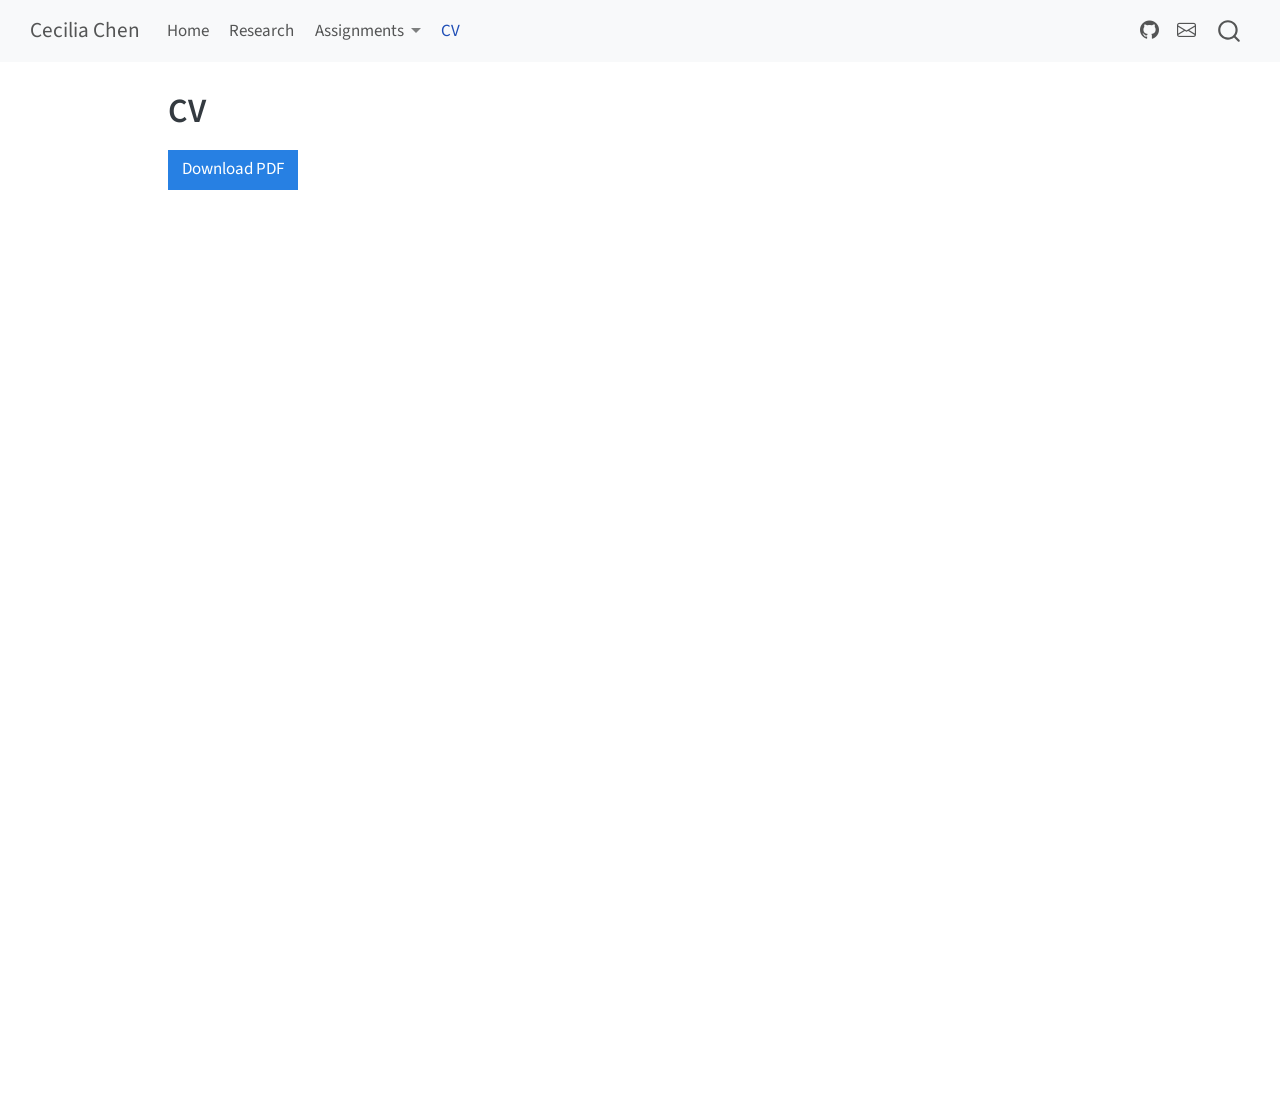
<file: docs/cv.html>
<!DOCTYPE html>
<html xmlns="http://www.w3.org/1999/xhtml" lang="en" xml:lang="en"><head>

<meta charset="utf-8">
<meta name="generator" content="quarto-1.10.18">

<meta name="viewport" content="width=device-width, initial-scale=1.0, user-scalable=yes">


<title>CV – Cecilia Chen</title>
<style>
/* Default styles provided by pandoc.
** See https://pandoc.org/MANUAL.html#variables-for-html for config info.
*/
span.smallcaps{font-variant: small-caps;}
div.columns{display: flex; gap: 1.5em;}
div.column{flex: auto;}
@media screen {
div.columns{gap: min(4vw, 1.5em);}
div.column{overflow-x: auto;}
}
div.hanging-indent{margin-left: 1.5em; text-indent: -1.5em;}
ul.task-list{list-style: none;}
ul.task-list li input[type="checkbox"] {
  width: 0.8em;
  margin: 0 0.8em 0.2em -1em; /* quarto-specific, see https://github.com/quarto-dev/quarto-cli/issues/4556 */ 
  vertical-align: middle;
}
</style>


<script src="site_libs/quarto-nav/quarto-nav.js"></script>
<script src="site_libs/quarto-nav/headroom.min.js"></script>
<script src="site_libs/clipboard/clipboard.min.js"></script>
<script src="site_libs/quarto-search/autocomplete.umd.js"></script>
<script src="site_libs/quarto-search/fuse.min.js"></script>
<script src="site_libs/quarto-search/quarto-search.js"></script>
<meta name="quarto:offset" content="./">
<script src="site_libs/quarto-html/quarto.js" type="module"></script>
<script src="site_libs/quarto-html/tabsets/tabsets.js" type="module"></script>
<script src="site_libs/quarto-html/popper.min.js"></script>
<script src="site_libs/quarto-html/tippy.umd.min.js"></script>
<script src="site_libs/quarto-html/anchor.min.js"></script>
<link href="site_libs/quarto-html/tippy.css" rel="stylesheet">
<link href="site_libs/quarto-html/quarto-syntax-highlighting-64a204ab8560d761af7679ceaba22944.css" rel="stylesheet" id="quarto-text-highlighting-styles">
<script src="site_libs/bootstrap/bootstrap.min.js"></script>
<link href="site_libs/bootstrap/bootstrap-icons.css" rel="stylesheet">
<link href="site_libs/bootstrap/bootstrap-445b8638c3d06994fee0907d791121c4.min.css" rel="stylesheet" append-hash="true" id="quarto-bootstrap" data-mode="light">
<script id="quarto-search-options" type="application/json">{
  "location": "navbar",
  "copy-button": false,
  "collapse-after": 3,
  "panel-placement": "end",
  "type": "overlay",
  "limit": 50,
  "keyboard-shortcut": [
    "f",
    "/",
    "s"
  ],
  "show-item-context": false,
  "language": {
    "search-no-results-text": "No results",
    "search-matching-documents-text": "matching documents",
    "search-copy-link-title": "Copy link to search",
    "search-hide-matches-text": "Hide additional matches",
    "search-more-match-text": "more match in this document",
    "search-more-matches-text": "more matches in this document",
    "search-clear-button-title": "Clear",
    "search-text-placeholder": "",
    "search-detached-cancel-button-title": "Cancel",
    "search-submit-button-title": "Submit",
    "search-label": "Search"
  }
}</script>


<link rel="stylesheet" href="styles.css">
</head>

<body class="nav-fixed quarto-light">

<div id="quarto-search-results"></div>
  <header id="quarto-header" class="headroom fixed-top">
    <nav class="navbar navbar-expand-lg " data-bs-theme="dark">
      <div class="navbar-container container-fluid">
      <div class="navbar-brand-container mx-auto">
    <a class="navbar-brand" href="./index.html">
    <span class="navbar-title">Cecilia Chen</span>
    </a>
  </div>
            <div id="quarto-search" class="" title="Search"></div>
          <button class="navbar-toggler" type="button" data-bs-toggle="collapse" data-bs-target="#navbarCollapse" aria-controls="navbarCollapse" role="menu" aria-expanded="false" aria-label="Toggle navigation" onclick="if (window.quartoToggleHeadroom) { window.quartoToggleHeadroom(); }">
  <span class="navbar-toggler-icon"></span>
</button>
          <div class="collapse navbar-collapse" id="navbarCollapse">
            <ul class="navbar-nav navbar-nav-scroll me-auto">
  <li class="nav-item">
    <a class="nav-link" href="./index.html"> 
<span class="menu-text">Home</span></a>
  </li>  
  <li class="nav-item">
    <a class="nav-link" href="./research.html"> 
<span class="menu-text">Research</span></a>
  </li>  
  <li class="nav-item dropdown ">
    <a class="nav-link dropdown-toggle" href="#" id="nav-menu-assignments" role="link" data-bs-toggle="dropdown" aria-expanded="false">
 <span class="menu-text">Assignments</span>
    </a>
    <ul class="dropdown-menu" aria-labelledby="nav-menu-assignments">    
        <li>
    <a class="dropdown-item" href="./assign01.html">
 <span class="dropdown-text">Assignment 1: Website Design Note</span></a>
  </li>  
        <li>
    <a class="dropdown-item" href="./assign02.html">
 <span class="dropdown-text">Assignment 2: Google Trends</span></a>
  </li>  
        <li>
    <a class="dropdown-item" href="./assign03.html">
 <span class="dropdown-text">Assignment 3: ACS via tidycensus</span></a>
  </li>  
        <li>
    <a class="dropdown-item" href="./assign04.html">
 <span class="dropdown-text">Assignment 4: Webscraping 1</span></a>
  </li>  
        <li>
    <a class="dropdown-item" href="./assign05.html">
 <span class="dropdown-text">Assignment 5: Government Data API</span></a>
  </li>  
        <li>
    <a class="dropdown-item" href="./assign06.html">
 <span class="dropdown-text">Assignment 6: Text Analytics with quanteda</span></a>
  </li>  
        <li>
    <a class="dropdown-item" href="./workshop_scraping.html">
 <span class="dropdown-text">Web Scraping Workshop</span></a>
  </li>  
    </ul>
  </li>
  <li class="nav-item">
    <a class="nav-link active" href="./cv.html" aria-current="page"> 
<span class="menu-text">CV</span></a>
  </li>  
</ul>
            <ul class="navbar-nav navbar-nav-scroll ms-auto">
  <li class="nav-item compact">
    <a class="nav-link" href="https://github.com/chen-cecilia"> <i class="bi bi-github" role="img">
</i> 
<span class="menu-text"></span></a>
  </li>  
  <li class="nav-item compact">
    <a class="nav-link" href="mailto:dal801123@utdallas.edu"> <i class="bi bi-envelope" role="img">
</i> 
<span class="menu-text"></span></a>
  </li>  
</ul>
          </div> <!-- /navcollapse -->
            <div class="quarto-navbar-tools">
</div>
      </div> <!-- /container-fluid -->
    </nav>
</header>
<!-- content -->
<div id="quarto-content" class="quarto-container page-columns page-rows-contents page-layout-article page-navbar">
<!-- sidebar -->
<!-- margin-sidebar -->
    <div id="quarto-margin-sidebar" class="sidebar margin-sidebar zindex-bottom">
        
    </div>
<!-- main -->
<main class="content" id="quarto-document-content">

<header id="title-block-header" class="quarto-title-block default">
<div class="quarto-title">
<h1 class="title">CV</h1>
</div>



<div class="quarto-title-meta">

    
  
    
  </div>
  


</header>


<p><a href="cv.pdf" class="btn btn-primary">Download PDF</a></p>
<iframe src="cv.pdf" width="100%" height="800px">
</iframe>



</main> <!-- /main -->
<script id="quarto-html-after-body" type="application/javascript">
  window.document.addEventListener("DOMContentLoaded", function (event) {
    const icon = "";
    const anchorJS = new window.AnchorJS();
    anchorJS.options = {
      placement: 'right',
      icon: icon
    };
    anchorJS.add('.anchored');
    const isCodeAnnotation = (el) => {
      for (const clz of el.classList) {
        if (clz.startsWith('code-annotation-')) {                     
          return true;
        }
      }
      return false;
    }
    const onCopySuccess = function(e) {
      // button target
      const button = e.trigger;
      // don't keep focus
      button.blur();
      // flash "checked"
      button.classList.add('code-copy-button-checked');
      var currentTitle = button.getAttribute("title");
      button.setAttribute("title", "Copied!");
      let tooltip;
      if (window.bootstrap) {
        button.setAttribute("data-bs-toggle", "tooltip");
        button.setAttribute("data-bs-placement", "left");
        button.setAttribute("data-bs-title", "Copied!");
        tooltip = new bootstrap.Tooltip(button, 
          { trigger: "manual", 
            customClass: "code-copy-button-tooltip",
            offset: [0, -8]});
        tooltip.show();    
      }
      setTimeout(function() {
        if (tooltip) {
          tooltip.hide();
          button.removeAttribute("data-bs-title");
          button.removeAttribute("data-bs-toggle");
          button.removeAttribute("data-bs-placement");
        }
        button.setAttribute("title", currentTitle);
        button.classList.remove('code-copy-button-checked');
      }, 1000);
      // clear code selection
      e.clearSelection();
    }
    const getTextToCopy = function(trigger) {
      const outerScaffold = trigger.parentElement.cloneNode(true);
      const codeEl = outerScaffold.querySelector('code');
      for (const childEl of codeEl.children) {
        if (isCodeAnnotation(childEl)) {
          childEl.remove();
        }
      }
      return codeEl.innerText;
    }
    const clipboard = new window.ClipboardJS('.code-copy-button:not([data-in-quarto-modal])', {
      text: getTextToCopy
    });
    clipboard.on('success', onCopySuccess);
    if (window.document.getElementById('quarto-embedded-source-code-modal')) {
      const clipboardModal = new window.ClipboardJS('.code-copy-button[data-in-quarto-modal]', {
        text: getTextToCopy,
        container: window.document.getElementById('quarto-embedded-source-code-modal')
      });
      clipboardModal.on('success', onCopySuccess);
    }
      var localhostRegex = new RegExp(/^(?:http|https):\/\/localhost\:?[0-9]*\//);
      var mailtoRegex = new RegExp(/^mailto:/);
        var filterRegex = new RegExp('/' + window.location.host + '/');
      var isInternal = (href) => {
          return filterRegex.test(href) || localhostRegex.test(href) || mailtoRegex.test(href);
      }
      // Inspect non-navigation links and adorn them if external
     var links = window.document.querySelectorAll('a[href]:not(.nav-link):not(.navbar-brand):not(.toc-action):not(.sidebar-link):not(.sidebar-item-toggle):not(.pagination-link):not(.no-external):not([aria-hidden]):not(.dropdown-item):not(.quarto-navigation-tool):not(.about-link)');
      for (var i=0; i<links.length; i++) {
        const link = links[i];
        if (!isInternal(link.href)) {
          // undo the damage that might have been done by quarto-nav.js in the case of
          // links that we want to consider external
          if (link.dataset.originalHref !== undefined) {
            link.href = link.dataset.originalHref;
          }
        }
      }
    function tippyHover(el, contentFn, onTriggerFn, onUntriggerFn) {
      const config = {
        allowHTML: true,
        maxWidth: 500,
        delay: 100,
        arrow: false,
        appendTo: function(el) {
            return el.parentElement;
        },
        interactive: true,
        interactiveBorder: 10,
        theme: 'quarto',
        placement: 'bottom-start',
      };
      if (contentFn) {
        config.content = contentFn;
      }
      if (onTriggerFn) {
        config.onTrigger = onTriggerFn;
      }
      if (onUntriggerFn) {
        config.onUntrigger = onUntriggerFn;
      }
      window.tippy(el, config); 
    }
    const noterefs = window.document.querySelectorAll('a[role="doc-noteref"]');
    for (var i=0; i<noterefs.length; i++) {
      const ref = noterefs[i];
      tippyHover(ref, function() {
        // use id or data attribute instead here
        let href = ref.getAttribute('data-footnote-href') || ref.getAttribute('href');
        try { href = new URL(href).hash; } catch {}
        const id = href.replace(/^#\/?/, "");
        const note = window.document.getElementById(id);
        if (note) {
          return note.innerHTML;
        } else {
          return "";
        }
      });
    }
    const xrefs = window.document.querySelectorAll('a.quarto-xref');
    const processXRef = (id, note) => {
      // Strip column container classes
      const stripColumnClz = (el) => {
        el.classList.remove("page-full", "page-columns");
        if (el.children) {
          for (const child of el.children) {
            stripColumnClz(child);
          }
        }
      }
      stripColumnClz(note)
      if (id === null || id.startsWith('sec-')) {
        // Special case sections, only their first couple elements
        const container = document.createElement("div");
        if (note.children && note.children.length > 2) {
          container.appendChild(note.children[0].cloneNode(true));
          for (let i = 1; i < note.children.length; i++) {
            const child = note.children[i];
            if (child.tagName === "P" && child.innerText === "") {
              continue;
            } else {
              container.appendChild(child.cloneNode(true));
              break;
            }
          }
          if (window.Quarto?.typesetMath) {
            window.Quarto.typesetMath(container);
          }
          return container.innerHTML
        } else {
          if (window.Quarto?.typesetMath) {
            window.Quarto.typesetMath(note);
          }
          return note.innerHTML;
        }
      } else {
        // Remove any anchor links if they are present
        const anchorLink = note.querySelector('a.anchorjs-link');
        if (anchorLink) {
          anchorLink.remove();
        }
        if (window.Quarto?.typesetMath) {
          window.Quarto.typesetMath(note);
        }
        if (note.classList.contains("callout")) {
          return note.outerHTML;
        } else {
          return note.innerHTML;
        }
      }
    }
    for (var i=0; i<xrefs.length; i++) {
      const xref = xrefs[i];
      tippyHover(xref, undefined, function(instance) {
        instance.disable();
        let url = xref.getAttribute('href');
        let hash = undefined; 
        if (url.startsWith('#')) {
          hash = url;
        } else {
          try { hash = new URL(url).hash; } catch {}
        }
        if (hash) {
          const id = hash.replace(/^#\/?/, "");
          const note = window.document.getElementById(id);
          if (note !== null) {
            try {
              const html = processXRef(id, note.cloneNode(true));
              instance.setContent(html);
            } finally {
              instance.enable();
              instance.show();
            }
          } else {
            // See if we can fetch this
            fetch(url.split('#')[0])
            .then(res => res.text())
            .then(html => {
              const parser = new DOMParser();
              const htmlDoc = parser.parseFromString(html, "text/html");
              const note = htmlDoc.getElementById(id);
              if (note !== null) {
                const html = processXRef(id, note);
                instance.setContent(html);
              } 
            }).finally(() => {
              instance.enable();
              instance.show();
            });
          }
        } else {
          // See if we can fetch a full url (with no hash to target)
          // This is a special case and we should probably do some content thinning / targeting
          fetch(url)
          .then(res => res.text())
          .then(html => {
            const parser = new DOMParser();
            const htmlDoc = parser.parseFromString(html, "text/html");
            const note = htmlDoc.querySelector('main.content');
            if (note !== null) {
              // This should only happen for chapter cross references
              // (since there is no id in the URL)
              // remove the first header
              if (note.children.length > 0 && note.children[0].tagName === "HEADER") {
                note.children[0].remove();
              }
              const html = processXRef(null, note);
              instance.setContent(html);
            } 
          }).finally(() => {
            instance.enable();
            instance.show();
          });
        }
      }, function(instance) {
      });
    }
        let selectedAnnoteEl;
        const selectorForAnnotation = ( cell, annotation) => {
          let cellAttr = 'data-code-cell="' + cell + '"';
          let lineAttr = 'data-code-annotation="' +  annotation + '"';
          const selector = 'span[' + cellAttr + '][' + lineAttr + ']';
          return selector;
        }
        const selectCodeLines = (annoteEl) => {
          const doc = window.document;
          const targetCell = annoteEl.getAttribute("data-target-cell");
          const targetAnnotation = annoteEl.getAttribute("data-target-annotation");
          const annoteSpan = window.document.querySelector(selectorForAnnotation(targetCell, targetAnnotation));
          const lines = annoteSpan.getAttribute("data-code-lines").split(",");
          const lineIds = lines.map((line) => {
            return targetCell + "-" + line;
          })
          let top = null;
          let height = null;
          let parent = null;
          if (lineIds.length > 0) {
              //compute the position of the single el (top and bottom and make a div)
              const el = window.document.getElementById(lineIds[0]);
              top = el.offsetTop;
              height = el.offsetHeight;
              parent = el.parentElement.parentElement;
            if (lineIds.length > 1) {
              const lastEl = window.document.getElementById(lineIds[lineIds.length - 1]);
              const bottom = lastEl.offsetTop + lastEl.offsetHeight;
              height = bottom - top;
            }
            if (top !== null && height !== null && parent !== null) {
              // cook up a div (if necessary) and position it 
              let div = window.document.getElementById("code-annotation-line-highlight");
              if (div === null) {
                div = window.document.createElement("div");
                div.setAttribute("id", "code-annotation-line-highlight");
                div.style.position = 'absolute';
                parent.appendChild(div);
              }
              div.style.top = top - 2 + "px";
              div.style.height = height + 4 + "px";
              div.style.left = 0;
              let gutterDiv = window.document.getElementById("code-annotation-line-highlight-gutter");
              if (gutterDiv === null) {
                gutterDiv = window.document.createElement("div");
                gutterDiv.setAttribute("id", "code-annotation-line-highlight-gutter");
                gutterDiv.style.position = 'absolute';
                const codeCell = window.document.getElementById(targetCell);
                const gutter = codeCell.querySelector('.code-annotation-gutter');
                gutter.appendChild(gutterDiv);
              }
              gutterDiv.style.top = top - 2 + "px";
              gutterDiv.style.height = height + 4 + "px";
            }
            selectedAnnoteEl = annoteEl;
          }
        };
        const unselectCodeLines = () => {
          const elementsIds = ["code-annotation-line-highlight", "code-annotation-line-highlight-gutter"];
          elementsIds.forEach((elId) => {
            const div = window.document.getElementById(elId);
            if (div) {
              div.remove();
            }
          });
          selectedAnnoteEl = undefined;
        };
          // Handle positioning of the toggle
      window.addEventListener(
        "resize",
        throttle(() => {
          elRect = undefined;
          if (selectedAnnoteEl) {
            selectCodeLines(selectedAnnoteEl);
          }
        }, 10)
      );
      function throttle(fn, ms) {
      let throttle = false;
      let timer;
        return (...args) => {
          if(!throttle) { // first call gets through
              fn.apply(this, args);
              throttle = true;
          } else { // all the others get throttled
              if(timer) clearTimeout(timer); // cancel #2
              timer = setTimeout(() => {
                fn.apply(this, args);
                timer = throttle = false;
              }, ms);
          }
        };
      }
        // Attach click handler to the DT
        const annoteDls = window.document.querySelectorAll('dt[data-target-cell]');
        for (const annoteDlNode of annoteDls) {
          annoteDlNode.addEventListener('click', (event) => {
            const clickedEl = event.target;
            if (clickedEl !== selectedAnnoteEl) {
              unselectCodeLines();
              const activeEl = window.document.querySelector('dt[data-target-cell].code-annotation-active');
              if (activeEl) {
                activeEl.classList.remove('code-annotation-active');
              }
              selectCodeLines(clickedEl);
              clickedEl.classList.add('code-annotation-active');
            } else {
              // Unselect the line
              unselectCodeLines();
              clickedEl.classList.remove('code-annotation-active');
            }
          });
        }
    const findCites = (el) => {
      const parentEl = el.parentElement;
      if (parentEl) {
        const cites = parentEl.dataset.cites;
        if (cites) {
          return {
            el,
            cites: cites.split(' ')
          };
        } else {
          return findCites(el.parentElement)
        }
      } else {
        return undefined;
      }
    };
    var bibliorefs = window.document.querySelectorAll('a[role="doc-biblioref"]');
    for (var i=0; i<bibliorefs.length; i++) {
      const ref = bibliorefs[i];
      const citeInfo = findCites(ref);
      if (citeInfo) {
        tippyHover(citeInfo.el, function() {
          var popup = window.document.createElement('div');
          citeInfo.cites.forEach(function(cite) {
            var citeDiv = window.document.createElement('div');
            citeDiv.classList.add('hanging-indent');
            citeDiv.classList.add('csl-entry');
            var biblioDiv = window.document.getElementById('ref-' + cite);
            if (biblioDiv) {
              citeDiv.innerHTML = biblioDiv.innerHTML;
            }
            popup.appendChild(citeDiv);
          });
          return popup.innerHTML;
        });
      }
    }
  });
  </script>
</div> <!-- /content -->




</body></html>
</file>
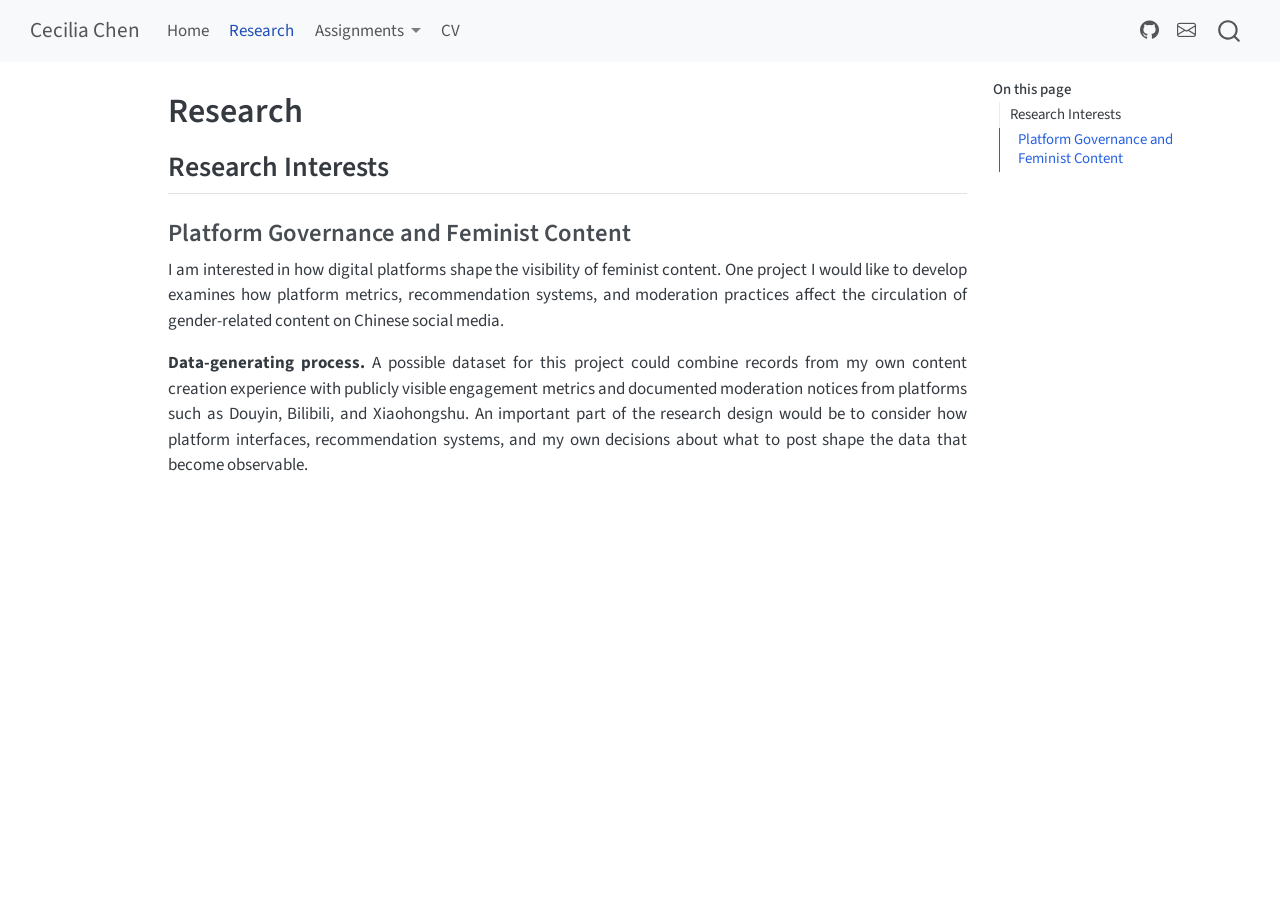
<file: docs/research.html>
<!DOCTYPE html>
<html xmlns="http://www.w3.org/1999/xhtml" lang="en" xml:lang="en"><head>

<meta charset="utf-8">
<meta name="generator" content="quarto-1.10.18">

<meta name="viewport" content="width=device-width, initial-scale=1.0, user-scalable=yes">


<title>Research – Cecilia Chen</title>
<style>
/* Default styles provided by pandoc.
** See https://pandoc.org/MANUAL.html#variables-for-html for config info.
*/
span.smallcaps{font-variant: small-caps;}
div.columns{display: flex; gap: 1.5em;}
div.column{flex: auto;}
@media screen {
div.columns{gap: min(4vw, 1.5em);}
div.column{overflow-x: auto;}
}
div.hanging-indent{margin-left: 1.5em; text-indent: -1.5em;}
ul.task-list{list-style: none;}
ul.task-list li input[type="checkbox"] {
  width: 0.8em;
  margin: 0 0.8em 0.2em -1em; /* quarto-specific, see https://github.com/quarto-dev/quarto-cli/issues/4556 */ 
  vertical-align: middle;
}
</style>


<script src="site_libs/quarto-nav/quarto-nav.js"></script>
<script src="site_libs/quarto-nav/headroom.min.js"></script>
<script src="site_libs/clipboard/clipboard.min.js"></script>
<script src="site_libs/quarto-search/autocomplete.umd.js"></script>
<script src="site_libs/quarto-search/fuse.min.js"></script>
<script src="site_libs/quarto-search/quarto-search.js"></script>
<meta name="quarto:offset" content="./">
<script src="site_libs/quarto-html/quarto.js" type="module"></script>
<script src="site_libs/quarto-html/tabsets/tabsets.js" type="module"></script>
<script src="site_libs/quarto-html/popper.min.js"></script>
<script src="site_libs/quarto-html/tippy.umd.min.js"></script>
<script src="site_libs/quarto-html/anchor.min.js"></script>
<link href="site_libs/quarto-html/tippy.css" rel="stylesheet">
<link href="site_libs/quarto-html/quarto-syntax-highlighting-64a204ab8560d761af7679ceaba22944.css" rel="stylesheet" id="quarto-text-highlighting-styles">
<script src="site_libs/bootstrap/bootstrap.min.js"></script>
<link href="site_libs/bootstrap/bootstrap-icons.css" rel="stylesheet">
<link href="site_libs/bootstrap/bootstrap-445b8638c3d06994fee0907d791121c4.min.css" rel="stylesheet" append-hash="true" id="quarto-bootstrap" data-mode="light">
<script id="quarto-search-options" type="application/json">{
  "location": "navbar",
  "copy-button": false,
  "collapse-after": 3,
  "panel-placement": "end",
  "type": "overlay",
  "limit": 50,
  "keyboard-shortcut": [
    "f",
    "/",
    "s"
  ],
  "show-item-context": false,
  "language": {
    "search-no-results-text": "No results",
    "search-matching-documents-text": "matching documents",
    "search-copy-link-title": "Copy link to search",
    "search-hide-matches-text": "Hide additional matches",
    "search-more-match-text": "more match in this document",
    "search-more-matches-text": "more matches in this document",
    "search-clear-button-title": "Clear",
    "search-text-placeholder": "",
    "search-detached-cancel-button-title": "Cancel",
    "search-submit-button-title": "Submit",
    "search-label": "Search"
  }
}</script>


<link rel="stylesheet" href="styles.css">
</head>

<body class="nav-fixed quarto-light">

<div id="quarto-search-results"></div>
  <header id="quarto-header" class="headroom fixed-top">
    <nav class="navbar navbar-expand-lg " data-bs-theme="dark">
      <div class="navbar-container container-fluid">
      <div class="navbar-brand-container mx-auto">
    <a class="navbar-brand" href="./index.html">
    <span class="navbar-title">Cecilia Chen</span>
    </a>
  </div>
            <div id="quarto-search" class="" title="Search"></div>
          <button class="navbar-toggler" type="button" data-bs-toggle="collapse" data-bs-target="#navbarCollapse" aria-controls="navbarCollapse" role="menu" aria-expanded="false" aria-label="Toggle navigation" onclick="if (window.quartoToggleHeadroom) { window.quartoToggleHeadroom(); }">
  <span class="navbar-toggler-icon"></span>
</button>
          <div class="collapse navbar-collapse" id="navbarCollapse">
            <ul class="navbar-nav navbar-nav-scroll me-auto">
  <li class="nav-item">
    <a class="nav-link" href="./index.html"> 
<span class="menu-text">Home</span></a>
  </li>  
  <li class="nav-item">
    <a class="nav-link active" href="./research.html" aria-current="page"> 
<span class="menu-text">Research</span></a>
  </li>  
  <li class="nav-item dropdown ">
    <a class="nav-link dropdown-toggle" href="#" id="nav-menu-assignments" role="link" data-bs-toggle="dropdown" aria-expanded="false">
 <span class="menu-text">Assignments</span>
    </a>
    <ul class="dropdown-menu" aria-labelledby="nav-menu-assignments">    
        <li>
    <a class="dropdown-item" href="./assign01.html">
 <span class="dropdown-text">Assignment 1: Website Design Note</span></a>
  </li>  
        <li>
    <a class="dropdown-item" href="./assign02.html">
 <span class="dropdown-text">Assignment 2: Google Trends</span></a>
  </li>  
        <li>
    <a class="dropdown-item" href="./assign03.html">
 <span class="dropdown-text">Assignment 3: ACS via tidycensus</span></a>
  </li>  
        <li>
    <a class="dropdown-item" href="./assign04.html">
 <span class="dropdown-text">Assignment 4: Webscraping 1</span></a>
  </li>  
        <li>
    <a class="dropdown-item" href="./assign05.html">
 <span class="dropdown-text">Assignment 5: Government Data API</span></a>
  </li>  
        <li>
    <a class="dropdown-item" href="./assign06.html">
 <span class="dropdown-text">Assignment 6: Text Analytics with quanteda</span></a>
  </li>  
        <li>
    <a class="dropdown-item" href="./workshop_scraping.html">
 <span class="dropdown-text">Web Scraping Workshop</span></a>
  </li>  
    </ul>
  </li>
  <li class="nav-item">
    <a class="nav-link" href="./cv.html"> 
<span class="menu-text">CV</span></a>
  </li>  
</ul>
            <ul class="navbar-nav navbar-nav-scroll ms-auto">
  <li class="nav-item compact">
    <a class="nav-link" href="https://github.com/chen-cecilia"> <i class="bi bi-github" role="img">
</i> 
<span class="menu-text"></span></a>
  </li>  
  <li class="nav-item compact">
    <a class="nav-link" href="mailto:dal801123@utdallas.edu"> <i class="bi bi-envelope" role="img">
</i> 
<span class="menu-text"></span></a>
  </li>  
</ul>
          </div> <!-- /navcollapse -->
            <div class="quarto-navbar-tools">
</div>
      </div> <!-- /container-fluid -->
    </nav>
</header>
<!-- content -->
<div id="quarto-content" class="quarto-container page-columns page-rows-contents page-layout-article page-navbar">
<!-- sidebar -->
<!-- margin-sidebar -->
    <div id="quarto-margin-sidebar" class="sidebar margin-sidebar">
        <nav id="TOC" role="doc-toc" class="toc-active">
    <h2 id="toc-title">On this page</h2>
   
  <ul>
  <li><a href="#research-interests" id="toc-research-interests" class="nav-link active" data-scroll-target="#research-interests">Research Interests</a>
  <ul class="collapse">
  <li><a href="#platform-governance-and-feminist-content" id="toc-platform-governance-and-feminist-content" class="nav-link" data-scroll-target="#platform-governance-and-feminist-content">Platform Governance and Feminist Content</a></li>
  </ul></li>
  </ul>
</nav>
    </div>
<!-- main -->
<main class="content" id="quarto-document-content">

<header id="title-block-header" class="quarto-title-block default">
<div class="quarto-title">
<h1 class="title">Research</h1>
</div>



<div class="quarto-title-meta">

    
  
    
  </div>
  


</header>


<section id="research-interests" class="level2">
<h2 class="anchored" data-anchor-id="research-interests">Research Interests</h2>
<section id="platform-governance-and-feminist-content" class="level3">
<h3 class="anchored" data-anchor-id="platform-governance-and-feminist-content">Platform Governance and Feminist Content</h3>
<p>I am interested in how digital platforms shape the visibility of feminist content. One project I would like to develop examines how platform metrics, recommendation systems, and moderation practices affect the circulation of gender-related content on Chinese social media.</p>
<p><strong>Data-generating process.</strong> A possible dataset for this project could combine records from my own content creation experience with publicly visible engagement metrics and documented moderation notices from platforms such as Douyin, Bilibili, and Xiaohongshu. An important part of the research design would be to consider how platform interfaces, recommendation systems, and my own decisions about what to post shape the data that become observable.</p>


</section>
</section>

</main> <!-- /main -->
<script id="quarto-html-after-body" type="application/javascript">
  window.document.addEventListener("DOMContentLoaded", function (event) {
    const icon = "";
    const anchorJS = new window.AnchorJS();
    anchorJS.options = {
      placement: 'right',
      icon: icon
    };
    anchorJS.add('.anchored');
    const isCodeAnnotation = (el) => {
      for (const clz of el.classList) {
        if (clz.startsWith('code-annotation-')) {                     
          return true;
        }
      }
      return false;
    }
    const onCopySuccess = function(e) {
      // button target
      const button = e.trigger;
      // don't keep focus
      button.blur();
      // flash "checked"
      button.classList.add('code-copy-button-checked');
      var currentTitle = button.getAttribute("title");
      button.setAttribute("title", "Copied!");
      let tooltip;
      if (window.bootstrap) {
        button.setAttribute("data-bs-toggle", "tooltip");
        button.setAttribute("data-bs-placement", "left");
        button.setAttribute("data-bs-title", "Copied!");
        tooltip = new bootstrap.Tooltip(button, 
          { trigger: "manual", 
            customClass: "code-copy-button-tooltip",
            offset: [0, -8]});
        tooltip.show();    
      }
      setTimeout(function() {
        if (tooltip) {
          tooltip.hide();
          button.removeAttribute("data-bs-title");
          button.removeAttribute("data-bs-toggle");
          button.removeAttribute("data-bs-placement");
        }
        button.setAttribute("title", currentTitle);
        button.classList.remove('code-copy-button-checked');
      }, 1000);
      // clear code selection
      e.clearSelection();
    }
    const getTextToCopy = function(trigger) {
      const outerScaffold = trigger.parentElement.cloneNode(true);
      const codeEl = outerScaffold.querySelector('code');
      for (const childEl of codeEl.children) {
        if (isCodeAnnotation(childEl)) {
          childEl.remove();
        }
      }
      return codeEl.innerText;
    }
    const clipboard = new window.ClipboardJS('.code-copy-button:not([data-in-quarto-modal])', {
      text: getTextToCopy
    });
    clipboard.on('success', onCopySuccess);
    if (window.document.getElementById('quarto-embedded-source-code-modal')) {
      const clipboardModal = new window.ClipboardJS('.code-copy-button[data-in-quarto-modal]', {
        text: getTextToCopy,
        container: window.document.getElementById('quarto-embedded-source-code-modal')
      });
      clipboardModal.on('success', onCopySuccess);
    }
      var localhostRegex = new RegExp(/^(?:http|https):\/\/localhost\:?[0-9]*\//);
      var mailtoRegex = new RegExp(/^mailto:/);
        var filterRegex = new RegExp('/' + window.location.host + '/');
      var isInternal = (href) => {
          return filterRegex.test(href) || localhostRegex.test(href) || mailtoRegex.test(href);
      }
      // Inspect non-navigation links and adorn them if external
     var links = window.document.querySelectorAll('a[href]:not(.nav-link):not(.navbar-brand):not(.toc-action):not(.sidebar-link):not(.sidebar-item-toggle):not(.pagination-link):not(.no-external):not([aria-hidden]):not(.dropdown-item):not(.quarto-navigation-tool):not(.about-link)');
      for (var i=0; i<links.length; i++) {
        const link = links[i];
        if (!isInternal(link.href)) {
          // undo the damage that might have been done by quarto-nav.js in the case of
          // links that we want to consider external
          if (link.dataset.originalHref !== undefined) {
            link.href = link.dataset.originalHref;
          }
        }
      }
    function tippyHover(el, contentFn, onTriggerFn, onUntriggerFn) {
      const config = {
        allowHTML: true,
        maxWidth: 500,
        delay: 100,
        arrow: false,
        appendTo: function(el) {
            return el.parentElement;
        },
        interactive: true,
        interactiveBorder: 10,
        theme: 'quarto',
        placement: 'bottom-start',
      };
      if (contentFn) {
        config.content = contentFn;
      }
      if (onTriggerFn) {
        config.onTrigger = onTriggerFn;
      }
      if (onUntriggerFn) {
        config.onUntrigger = onUntriggerFn;
      }
      window.tippy(el, config); 
    }
    const noterefs = window.document.querySelectorAll('a[role="doc-noteref"]');
    for (var i=0; i<noterefs.length; i++) {
      const ref = noterefs[i];
      tippyHover(ref, function() {
        // use id or data attribute instead here
        let href = ref.getAttribute('data-footnote-href') || ref.getAttribute('href');
        try { href = new URL(href).hash; } catch {}
        const id = href.replace(/^#\/?/, "");
        const note = window.document.getElementById(id);
        if (note) {
          return note.innerHTML;
        } else {
          return "";
        }
      });
    }
    const xrefs = window.document.querySelectorAll('a.quarto-xref');
    const processXRef = (id, note) => {
      // Strip column container classes
      const stripColumnClz = (el) => {
        el.classList.remove("page-full", "page-columns");
        if (el.children) {
          for (const child of el.children) {
            stripColumnClz(child);
          }
        }
      }
      stripColumnClz(note)
      if (id === null || id.startsWith('sec-')) {
        // Special case sections, only their first couple elements
        const container = document.createElement("div");
        if (note.children && note.children.length > 2) {
          container.appendChild(note.children[0].cloneNode(true));
          for (let i = 1; i < note.children.length; i++) {
            const child = note.children[i];
            if (child.tagName === "P" && child.innerText === "") {
              continue;
            } else {
              container.appendChild(child.cloneNode(true));
              break;
            }
          }
          if (window.Quarto?.typesetMath) {
            window.Quarto.typesetMath(container);
          }
          return container.innerHTML
        } else {
          if (window.Quarto?.typesetMath) {
            window.Quarto.typesetMath(note);
          }
          return note.innerHTML;
        }
      } else {
        // Remove any anchor links if they are present
        const anchorLink = note.querySelector('a.anchorjs-link');
        if (anchorLink) {
          anchorLink.remove();
        }
        if (window.Quarto?.typesetMath) {
          window.Quarto.typesetMath(note);
        }
        if (note.classList.contains("callout")) {
          return note.outerHTML;
        } else {
          return note.innerHTML;
        }
      }
    }
    for (var i=0; i<xrefs.length; i++) {
      const xref = xrefs[i];
      tippyHover(xref, undefined, function(instance) {
        instance.disable();
        let url = xref.getAttribute('href');
        let hash = undefined; 
        if (url.startsWith('#')) {
          hash = url;
        } else {
          try { hash = new URL(url).hash; } catch {}
        }
        if (hash) {
          const id = hash.replace(/^#\/?/, "");
          const note = window.document.getElementById(id);
          if (note !== null) {
            try {
              const html = processXRef(id, note.cloneNode(true));
              instance.setContent(html);
            } finally {
              instance.enable();
              instance.show();
            }
          } else {
            // See if we can fetch this
            fetch(url.split('#')[0])
            .then(res => res.text())
            .then(html => {
              const parser = new DOMParser();
              const htmlDoc = parser.parseFromString(html, "text/html");
              const note = htmlDoc.getElementById(id);
              if (note !== null) {
                const html = processXRef(id, note);
                instance.setContent(html);
              } 
            }).finally(() => {
              instance.enable();
              instance.show();
            });
          }
        } else {
          // See if we can fetch a full url (with no hash to target)
          // This is a special case and we should probably do some content thinning / targeting
          fetch(url)
          .then(res => res.text())
          .then(html => {
            const parser = new DOMParser();
            const htmlDoc = parser.parseFromString(html, "text/html");
            const note = htmlDoc.querySelector('main.content');
            if (note !== null) {
              // This should only happen for chapter cross references
              // (since there is no id in the URL)
              // remove the first header
              if (note.children.length > 0 && note.children[0].tagName === "HEADER") {
                note.children[0].remove();
              }
              const html = processXRef(null, note);
              instance.setContent(html);
            } 
          }).finally(() => {
            instance.enable();
            instance.show();
          });
        }
      }, function(instance) {
      });
    }
        let selectedAnnoteEl;
        const selectorForAnnotation = ( cell, annotation) => {
          let cellAttr = 'data-code-cell="' + cell + '"';
          let lineAttr = 'data-code-annotation="' +  annotation + '"';
          const selector = 'span[' + cellAttr + '][' + lineAttr + ']';
          return selector;
        }
        const selectCodeLines = (annoteEl) => {
          const doc = window.document;
          const targetCell = annoteEl.getAttribute("data-target-cell");
          const targetAnnotation = annoteEl.getAttribute("data-target-annotation");
          const annoteSpan = window.document.querySelector(selectorForAnnotation(targetCell, targetAnnotation));
          const lines = annoteSpan.getAttribute("data-code-lines").split(",");
          const lineIds = lines.map((line) => {
            return targetCell + "-" + line;
          })
          let top = null;
          let height = null;
          let parent = null;
          if (lineIds.length > 0) {
              //compute the position of the single el (top and bottom and make a div)
              const el = window.document.getElementById(lineIds[0]);
              top = el.offsetTop;
              height = el.offsetHeight;
              parent = el.parentElement.parentElement;
            if (lineIds.length > 1) {
              const lastEl = window.document.getElementById(lineIds[lineIds.length - 1]);
              const bottom = lastEl.offsetTop + lastEl.offsetHeight;
              height = bottom - top;
            }
            if (top !== null && height !== null && parent !== null) {
              // cook up a div (if necessary) and position it 
              let div = window.document.getElementById("code-annotation-line-highlight");
              if (div === null) {
                div = window.document.createElement("div");
                div.setAttribute("id", "code-annotation-line-highlight");
                div.style.position = 'absolute';
                parent.appendChild(div);
              }
              div.style.top = top - 2 + "px";
              div.style.height = height + 4 + "px";
              div.style.left = 0;
              let gutterDiv = window.document.getElementById("code-annotation-line-highlight-gutter");
              if (gutterDiv === null) {
                gutterDiv = window.document.createElement("div");
                gutterDiv.setAttribute("id", "code-annotation-line-highlight-gutter");
                gutterDiv.style.position = 'absolute';
                const codeCell = window.document.getElementById(targetCell);
                const gutter = codeCell.querySelector('.code-annotation-gutter');
                gutter.appendChild(gutterDiv);
              }
              gutterDiv.style.top = top - 2 + "px";
              gutterDiv.style.height = height + 4 + "px";
            }
            selectedAnnoteEl = annoteEl;
          }
        };
        const unselectCodeLines = () => {
          const elementsIds = ["code-annotation-line-highlight", "code-annotation-line-highlight-gutter"];
          elementsIds.forEach((elId) => {
            const div = window.document.getElementById(elId);
            if (div) {
              div.remove();
            }
          });
          selectedAnnoteEl = undefined;
        };
          // Handle positioning of the toggle
      window.addEventListener(
        "resize",
        throttle(() => {
          elRect = undefined;
          if (selectedAnnoteEl) {
            selectCodeLines(selectedAnnoteEl);
          }
        }, 10)
      );
      function throttle(fn, ms) {
      let throttle = false;
      let timer;
        return (...args) => {
          if(!throttle) { // first call gets through
              fn.apply(this, args);
              throttle = true;
          } else { // all the others get throttled
              if(timer) clearTimeout(timer); // cancel #2
              timer = setTimeout(() => {
                fn.apply(this, args);
                timer = throttle = false;
              }, ms);
          }
        };
      }
        // Attach click handler to the DT
        const annoteDls = window.document.querySelectorAll('dt[data-target-cell]');
        for (const annoteDlNode of annoteDls) {
          annoteDlNode.addEventListener('click', (event) => {
            const clickedEl = event.target;
            if (clickedEl !== selectedAnnoteEl) {
              unselectCodeLines();
              const activeEl = window.document.querySelector('dt[data-target-cell].code-annotation-active');
              if (activeEl) {
                activeEl.classList.remove('code-annotation-active');
              }
              selectCodeLines(clickedEl);
              clickedEl.classList.add('code-annotation-active');
            } else {
              // Unselect the line
              unselectCodeLines();
              clickedEl.classList.remove('code-annotation-active');
            }
          });
        }
    const findCites = (el) => {
      const parentEl = el.parentElement;
      if (parentEl) {
        const cites = parentEl.dataset.cites;
        if (cites) {
          return {
            el,
            cites: cites.split(' ')
          };
        } else {
          return findCites(el.parentElement)
        }
      } else {
        return undefined;
      }
    };
    var bibliorefs = window.document.querySelectorAll('a[role="doc-biblioref"]');
    for (var i=0; i<bibliorefs.length; i++) {
      const ref = bibliorefs[i];
      const citeInfo = findCites(ref);
      if (citeInfo) {
        tippyHover(citeInfo.el, function() {
          var popup = window.document.createElement('div');
          citeInfo.cites.forEach(function(cite) {
            var citeDiv = window.document.createElement('div');
            citeDiv.classList.add('hanging-indent');
            citeDiv.classList.add('csl-entry');
            var biblioDiv = window.document.getElementById('ref-' + cite);
            if (biblioDiv) {
              citeDiv.innerHTML = biblioDiv.innerHTML;
            }
            popup.appendChild(citeDiv);
          });
          return popup.innerHTML;
        });
      }
    }
  });
  </script>
</div> <!-- /content -->




</body></html>
</file>
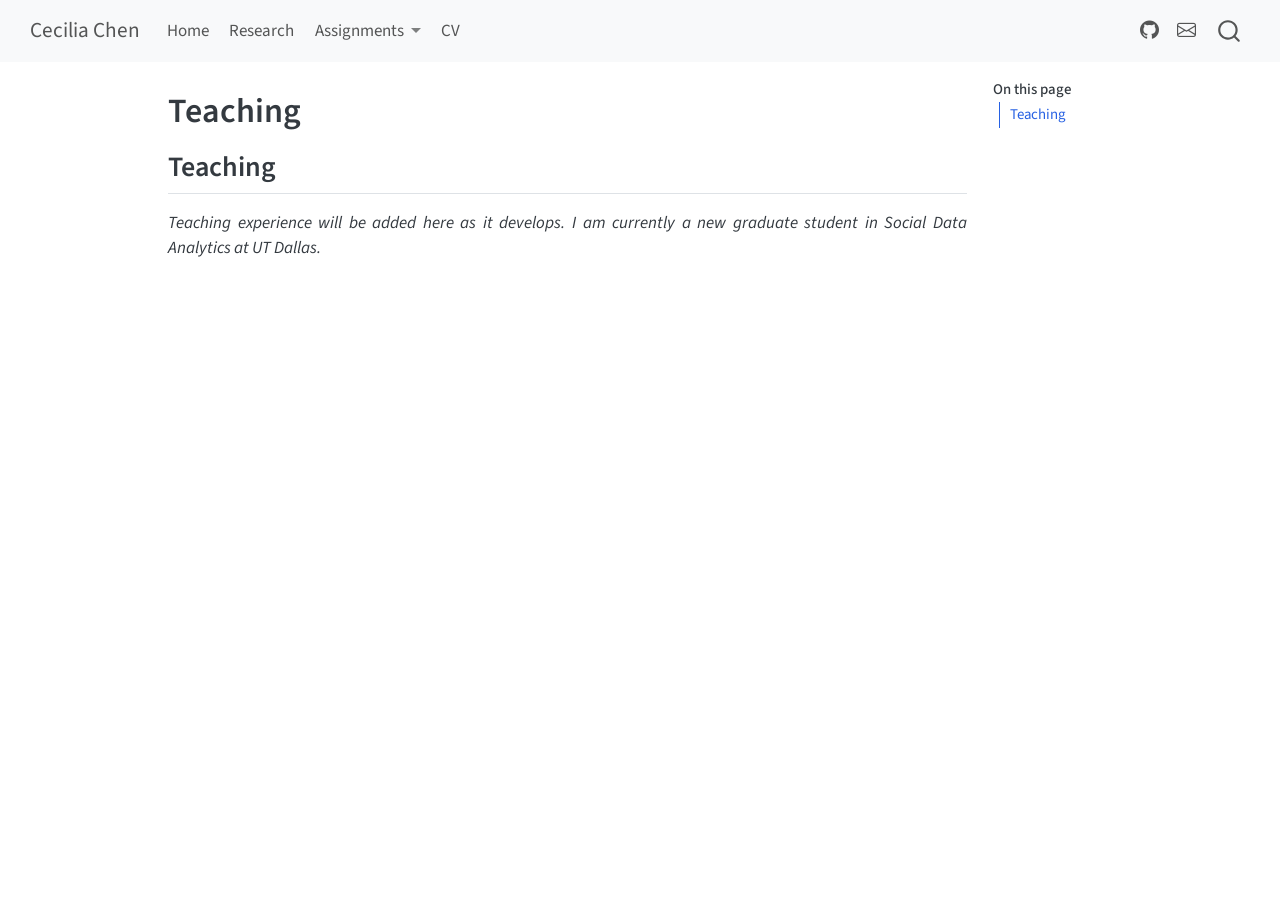
<file: docs/teaching.html>
<!DOCTYPE html>
<html xmlns="http://www.w3.org/1999/xhtml" lang="en" xml:lang="en"><head>

<meta charset="utf-8">
<meta name="generator" content="quarto-1.10.18">

<meta name="viewport" content="width=device-width, initial-scale=1.0, user-scalable=yes">


<title>Teaching – Cecilia Chen</title>
<style>
/* Default styles provided by pandoc.
** See https://pandoc.org/MANUAL.html#variables-for-html for config info.
*/
span.smallcaps{font-variant: small-caps;}
div.columns{display: flex; gap: 1.5em;}
div.column{flex: auto;}
@media screen {
div.columns{gap: min(4vw, 1.5em);}
div.column{overflow-x: auto;}
}
div.hanging-indent{margin-left: 1.5em; text-indent: -1.5em;}
ul.task-list{list-style: none;}
ul.task-list li input[type="checkbox"] {
  width: 0.8em;
  margin: 0 0.8em 0.2em -1em; /* quarto-specific, see https://github.com/quarto-dev/quarto-cli/issues/4556 */ 
  vertical-align: middle;
}
</style>


<script src="site_libs/quarto-nav/quarto-nav.js"></script>
<script src="site_libs/quarto-nav/headroom.min.js"></script>
<script src="site_libs/clipboard/clipboard.min.js"></script>
<script src="site_libs/quarto-search/autocomplete.umd.js"></script>
<script src="site_libs/quarto-search/fuse.min.js"></script>
<script src="site_libs/quarto-search/quarto-search.js"></script>
<meta name="quarto:offset" content="./">
<script src="site_libs/quarto-html/quarto.js" type="module"></script>
<script src="site_libs/quarto-html/tabsets/tabsets.js" type="module"></script>
<script src="site_libs/quarto-html/popper.min.js"></script>
<script src="site_libs/quarto-html/tippy.umd.min.js"></script>
<script src="site_libs/quarto-html/anchor.min.js"></script>
<link href="site_libs/quarto-html/tippy.css" rel="stylesheet">
<link href="site_libs/quarto-html/quarto-syntax-highlighting-64a204ab8560d761af7679ceaba22944.css" rel="stylesheet" id="quarto-text-highlighting-styles">
<script src="site_libs/bootstrap/bootstrap.min.js"></script>
<link href="site_libs/bootstrap/bootstrap-icons.css" rel="stylesheet">
<link href="site_libs/bootstrap/bootstrap-445b8638c3d06994fee0907d791121c4.min.css" rel="stylesheet" append-hash="true" id="quarto-bootstrap" data-mode="light">
<script id="quarto-search-options" type="application/json">{
  "location": "navbar",
  "copy-button": false,
  "collapse-after": 3,
  "panel-placement": "end",
  "type": "overlay",
  "limit": 50,
  "keyboard-shortcut": [
    "f",
    "/",
    "s"
  ],
  "show-item-context": false,
  "language": {
    "search-no-results-text": "No results",
    "search-matching-documents-text": "matching documents",
    "search-copy-link-title": "Copy link to search",
    "search-hide-matches-text": "Hide additional matches",
    "search-more-match-text": "more match in this document",
    "search-more-matches-text": "more matches in this document",
    "search-clear-button-title": "Clear",
    "search-text-placeholder": "",
    "search-detached-cancel-button-title": "Cancel",
    "search-submit-button-title": "Submit",
    "search-label": "Search"
  }
}</script>


<link rel="stylesheet" href="styles.css">
</head>

<body class="nav-fixed quarto-light">

<div id="quarto-search-results"></div>
  <header id="quarto-header" class="headroom fixed-top">
    <nav class="navbar navbar-expand-lg " data-bs-theme="dark">
      <div class="navbar-container container-fluid">
      <div class="navbar-brand-container mx-auto">
    <a class="navbar-brand" href="./index.html">
    <span class="navbar-title">Cecilia Chen</span>
    </a>
  </div>
            <div id="quarto-search" class="" title="Search"></div>
          <button class="navbar-toggler" type="button" data-bs-toggle="collapse" data-bs-target="#navbarCollapse" aria-controls="navbarCollapse" role="menu" aria-expanded="false" aria-label="Toggle navigation" onclick="if (window.quartoToggleHeadroom) { window.quartoToggleHeadroom(); }">
  <span class="navbar-toggler-icon"></span>
</button>
          <div class="collapse navbar-collapse" id="navbarCollapse">
            <ul class="navbar-nav navbar-nav-scroll me-auto">
  <li class="nav-item">
    <a class="nav-link" href="./index.html"> 
<span class="menu-text">Home</span></a>
  </li>  
  <li class="nav-item">
    <a class="nav-link" href="./research.html"> 
<span class="menu-text">Research</span></a>
  </li>  
  <li class="nav-item dropdown ">
    <a class="nav-link dropdown-toggle" href="#" id="nav-menu-assignments" role="link" data-bs-toggle="dropdown" aria-expanded="false">
 <span class="menu-text">Assignments</span>
    </a>
    <ul class="dropdown-menu" aria-labelledby="nav-menu-assignments">    
        <li>
    <a class="dropdown-item" href="./assign01.html">
 <span class="dropdown-text">Assignment 1: Website Design Note</span></a>
  </li>  
        <li>
    <a class="dropdown-item" href="./assign02.html">
 <span class="dropdown-text">Assignment 2: Google Trends</span></a>
  </li>  
        <li>
    <a class="dropdown-item" href="./assign03.html">
 <span class="dropdown-text">Assignment 3: ACS via tidycensus</span></a>
  </li>  
        <li>
    <a class="dropdown-item" href="./assign04.html">
 <span class="dropdown-text">Assignment 4: Webscraping 1</span></a>
  </li>  
        <li>
    <a class="dropdown-item" href="./assign05.html">
 <span class="dropdown-text">Assignment 5: Government Data API</span></a>
  </li>  
        <li>
    <a class="dropdown-item" href="./assign06.html">
 <span class="dropdown-text">Assignment 6: Text Analytics with quanteda</span></a>
  </li>  
        <li>
    <a class="dropdown-item" href="./workshop_scraping.html">
 <span class="dropdown-text">Web Scraping Workshop</span></a>
  </li>  
    </ul>
  </li>
  <li class="nav-item">
    <a class="nav-link" href="./cv.html"> 
<span class="menu-text">CV</span></a>
  </li>  
</ul>
            <ul class="navbar-nav navbar-nav-scroll ms-auto">
  <li class="nav-item compact">
    <a class="nav-link" href="https://github.com/chen-cecilia"> <i class="bi bi-github" role="img">
</i> 
<span class="menu-text"></span></a>
  </li>  
  <li class="nav-item compact">
    <a class="nav-link" href="mailto:dal801123@utdallas.edu"> <i class="bi bi-envelope" role="img">
</i> 
<span class="menu-text"></span></a>
  </li>  
</ul>
          </div> <!-- /navcollapse -->
            <div class="quarto-navbar-tools">
</div>
      </div> <!-- /container-fluid -->
    </nav>
</header>
<!-- content -->
<div id="quarto-content" class="quarto-container page-columns page-rows-contents page-layout-article page-navbar">
<!-- sidebar -->
<!-- margin-sidebar -->
    <div id="quarto-margin-sidebar" class="sidebar margin-sidebar">
        <nav id="TOC" role="doc-toc" class="toc-active">
    <h2 id="toc-title">On this page</h2>
   
  <ul>
  <li><a href="#teaching" id="toc-teaching" class="nav-link active" data-scroll-target="#teaching">Teaching</a></li>
  </ul>
</nav>
    </div>
<!-- main -->
<main class="content" id="quarto-document-content">

<header id="title-block-header" class="quarto-title-block default">
<div class="quarto-title">
<h1 class="title">Teaching</h1>
</div>



<div class="quarto-title-meta">

    
  
    
  </div>
  


</header>


<section id="teaching" class="level2">
<h2 class="anchored" data-anchor-id="teaching">Teaching</h2>
<p><em>Teaching experience will be added here as it develops. I am currently a new graduate student in Social Data Analytics at UT Dallas.</em></p>


</section>

</main> <!-- /main -->
<script id="quarto-html-after-body" type="application/javascript">
  window.document.addEventListener("DOMContentLoaded", function (event) {
    const icon = "";
    const anchorJS = new window.AnchorJS();
    anchorJS.options = {
      placement: 'right',
      icon: icon
    };
    anchorJS.add('.anchored');
    const isCodeAnnotation = (el) => {
      for (const clz of el.classList) {
        if (clz.startsWith('code-annotation-')) {                     
          return true;
        }
      }
      return false;
    }
    const onCopySuccess = function(e) {
      // button target
      const button = e.trigger;
      // don't keep focus
      button.blur();
      // flash "checked"
      button.classList.add('code-copy-button-checked');
      var currentTitle = button.getAttribute("title");
      button.setAttribute("title", "Copied!");
      let tooltip;
      if (window.bootstrap) {
        button.setAttribute("data-bs-toggle", "tooltip");
        button.setAttribute("data-bs-placement", "left");
        button.setAttribute("data-bs-title", "Copied!");
        tooltip = new bootstrap.Tooltip(button, 
          { trigger: "manual", 
            customClass: "code-copy-button-tooltip",
            offset: [0, -8]});
        tooltip.show();    
      }
      setTimeout(function() {
        if (tooltip) {
          tooltip.hide();
          button.removeAttribute("data-bs-title");
          button.removeAttribute("data-bs-toggle");
          button.removeAttribute("data-bs-placement");
        }
        button.setAttribute("title", currentTitle);
        button.classList.remove('code-copy-button-checked');
      }, 1000);
      // clear code selection
      e.clearSelection();
    }
    const getTextToCopy = function(trigger) {
      const outerScaffold = trigger.parentElement.cloneNode(true);
      const codeEl = outerScaffold.querySelector('code');
      for (const childEl of codeEl.children) {
        if (isCodeAnnotation(childEl)) {
          childEl.remove();
        }
      }
      return codeEl.innerText;
    }
    const clipboard = new window.ClipboardJS('.code-copy-button:not([data-in-quarto-modal])', {
      text: getTextToCopy
    });
    clipboard.on('success', onCopySuccess);
    if (window.document.getElementById('quarto-embedded-source-code-modal')) {
      const clipboardModal = new window.ClipboardJS('.code-copy-button[data-in-quarto-modal]', {
        text: getTextToCopy,
        container: window.document.getElementById('quarto-embedded-source-code-modal')
      });
      clipboardModal.on('success', onCopySuccess);
    }
      var localhostRegex = new RegExp(/^(?:http|https):\/\/localhost\:?[0-9]*\//);
      var mailtoRegex = new RegExp(/^mailto:/);
        var filterRegex = new RegExp('/' + window.location.host + '/');
      var isInternal = (href) => {
          return filterRegex.test(href) || localhostRegex.test(href) || mailtoRegex.test(href);
      }
      // Inspect non-navigation links and adorn them if external
     var links = window.document.querySelectorAll('a[href]:not(.nav-link):not(.navbar-brand):not(.toc-action):not(.sidebar-link):not(.sidebar-item-toggle):not(.pagination-link):not(.no-external):not([aria-hidden]):not(.dropdown-item):not(.quarto-navigation-tool):not(.about-link)');
      for (var i=0; i<links.length; i++) {
        const link = links[i];
        if (!isInternal(link.href)) {
          // undo the damage that might have been done by quarto-nav.js in the case of
          // links that we want to consider external
          if (link.dataset.originalHref !== undefined) {
            link.href = link.dataset.originalHref;
          }
        }
      }
    function tippyHover(el, contentFn, onTriggerFn, onUntriggerFn) {
      const config = {
        allowHTML: true,
        maxWidth: 500,
        delay: 100,
        arrow: false,
        appendTo: function(el) {
            return el.parentElement;
        },
        interactive: true,
        interactiveBorder: 10,
        theme: 'quarto',
        placement: 'bottom-start',
      };
      if (contentFn) {
        config.content = contentFn;
      }
      if (onTriggerFn) {
        config.onTrigger = onTriggerFn;
      }
      if (onUntriggerFn) {
        config.onUntrigger = onUntriggerFn;
      }
      window.tippy(el, config); 
    }
    const noterefs = window.document.querySelectorAll('a[role="doc-noteref"]');
    for (var i=0; i<noterefs.length; i++) {
      const ref = noterefs[i];
      tippyHover(ref, function() {
        // use id or data attribute instead here
        let href = ref.getAttribute('data-footnote-href') || ref.getAttribute('href');
        try { href = new URL(href).hash; } catch {}
        const id = href.replace(/^#\/?/, "");
        const note = window.document.getElementById(id);
        if (note) {
          return note.innerHTML;
        } else {
          return "";
        }
      });
    }
    const xrefs = window.document.querySelectorAll('a.quarto-xref');
    const processXRef = (id, note) => {
      // Strip column container classes
      const stripColumnClz = (el) => {
        el.classList.remove("page-full", "page-columns");
        if (el.children) {
          for (const child of el.children) {
            stripColumnClz(child);
          }
        }
      }
      stripColumnClz(note)
      if (id === null || id.startsWith('sec-')) {
        // Special case sections, only their first couple elements
        const container = document.createElement("div");
        if (note.children && note.children.length > 2) {
          container.appendChild(note.children[0].cloneNode(true));
          for (let i = 1; i < note.children.length; i++) {
            const child = note.children[i];
            if (child.tagName === "P" && child.innerText === "") {
              continue;
            } else {
              container.appendChild(child.cloneNode(true));
              break;
            }
          }
          if (window.Quarto?.typesetMath) {
            window.Quarto.typesetMath(container);
          }
          return container.innerHTML
        } else {
          if (window.Quarto?.typesetMath) {
            window.Quarto.typesetMath(note);
          }
          return note.innerHTML;
        }
      } else {
        // Remove any anchor links if they are present
        const anchorLink = note.querySelector('a.anchorjs-link');
        if (anchorLink) {
          anchorLink.remove();
        }
        if (window.Quarto?.typesetMath) {
          window.Quarto.typesetMath(note);
        }
        if (note.classList.contains("callout")) {
          return note.outerHTML;
        } else {
          return note.innerHTML;
        }
      }
    }
    for (var i=0; i<xrefs.length; i++) {
      const xref = xrefs[i];
      tippyHover(xref, undefined, function(instance) {
        instance.disable();
        let url = xref.getAttribute('href');
        let hash = undefined; 
        if (url.startsWith('#')) {
          hash = url;
        } else {
          try { hash = new URL(url).hash; } catch {}
        }
        if (hash) {
          const id = hash.replace(/^#\/?/, "");
          const note = window.document.getElementById(id);
          if (note !== null) {
            try {
              const html = processXRef(id, note.cloneNode(true));
              instance.setContent(html);
            } finally {
              instance.enable();
              instance.show();
            }
          } else {
            // See if we can fetch this
            fetch(url.split('#')[0])
            .then(res => res.text())
            .then(html => {
              const parser = new DOMParser();
              const htmlDoc = parser.parseFromString(html, "text/html");
              const note = htmlDoc.getElementById(id);
              if (note !== null) {
                const html = processXRef(id, note);
                instance.setContent(html);
              } 
            }).finally(() => {
              instance.enable();
              instance.show();
            });
          }
        } else {
          // See if we can fetch a full url (with no hash to target)
          // This is a special case and we should probably do some content thinning / targeting
          fetch(url)
          .then(res => res.text())
          .then(html => {
            const parser = new DOMParser();
            const htmlDoc = parser.parseFromString(html, "text/html");
            const note = htmlDoc.querySelector('main.content');
            if (note !== null) {
              // This should only happen for chapter cross references
              // (since there is no id in the URL)
              // remove the first header
              if (note.children.length > 0 && note.children[0].tagName === "HEADER") {
                note.children[0].remove();
              }
              const html = processXRef(null, note);
              instance.setContent(html);
            } 
          }).finally(() => {
            instance.enable();
            instance.show();
          });
        }
      }, function(instance) {
      });
    }
        let selectedAnnoteEl;
        const selectorForAnnotation = ( cell, annotation) => {
          let cellAttr = 'data-code-cell="' + cell + '"';
          let lineAttr = 'data-code-annotation="' +  annotation + '"';
          const selector = 'span[' + cellAttr + '][' + lineAttr + ']';
          return selector;
        }
        const selectCodeLines = (annoteEl) => {
          const doc = window.document;
          const targetCell = annoteEl.getAttribute("data-target-cell");
          const targetAnnotation = annoteEl.getAttribute("data-target-annotation");
          const annoteSpan = window.document.querySelector(selectorForAnnotation(targetCell, targetAnnotation));
          const lines = annoteSpan.getAttribute("data-code-lines").split(",");
          const lineIds = lines.map((line) => {
            return targetCell + "-" + line;
          })
          let top = null;
          let height = null;
          let parent = null;
          if (lineIds.length > 0) {
              //compute the position of the single el (top and bottom and make a div)
              const el = window.document.getElementById(lineIds[0]);
              top = el.offsetTop;
              height = el.offsetHeight;
              parent = el.parentElement.parentElement;
            if (lineIds.length > 1) {
              const lastEl = window.document.getElementById(lineIds[lineIds.length - 1]);
              const bottom = lastEl.offsetTop + lastEl.offsetHeight;
              height = bottom - top;
            }
            if (top !== null && height !== null && parent !== null) {
              // cook up a div (if necessary) and position it 
              let div = window.document.getElementById("code-annotation-line-highlight");
              if (div === null) {
                div = window.document.createElement("div");
                div.setAttribute("id", "code-annotation-line-highlight");
                div.style.position = 'absolute';
                parent.appendChild(div);
              }
              div.style.top = top - 2 + "px";
              div.style.height = height + 4 + "px";
              div.style.left = 0;
              let gutterDiv = window.document.getElementById("code-annotation-line-highlight-gutter");
              if (gutterDiv === null) {
                gutterDiv = window.document.createElement("div");
                gutterDiv.setAttribute("id", "code-annotation-line-highlight-gutter");
                gutterDiv.style.position = 'absolute';
                const codeCell = window.document.getElementById(targetCell);
                const gutter = codeCell.querySelector('.code-annotation-gutter');
                gutter.appendChild(gutterDiv);
              }
              gutterDiv.style.top = top - 2 + "px";
              gutterDiv.style.height = height + 4 + "px";
            }
            selectedAnnoteEl = annoteEl;
          }
        };
        const unselectCodeLines = () => {
          const elementsIds = ["code-annotation-line-highlight", "code-annotation-line-highlight-gutter"];
          elementsIds.forEach((elId) => {
            const div = window.document.getElementById(elId);
            if (div) {
              div.remove();
            }
          });
          selectedAnnoteEl = undefined;
        };
          // Handle positioning of the toggle
      window.addEventListener(
        "resize",
        throttle(() => {
          elRect = undefined;
          if (selectedAnnoteEl) {
            selectCodeLines(selectedAnnoteEl);
          }
        }, 10)
      );
      function throttle(fn, ms) {
      let throttle = false;
      let timer;
        return (...args) => {
          if(!throttle) { // first call gets through
              fn.apply(this, args);
              throttle = true;
          } else { // all the others get throttled
              if(timer) clearTimeout(timer); // cancel #2
              timer = setTimeout(() => {
                fn.apply(this, args);
                timer = throttle = false;
              }, ms);
          }
        };
      }
        // Attach click handler to the DT
        const annoteDls = window.document.querySelectorAll('dt[data-target-cell]');
        for (const annoteDlNode of annoteDls) {
          annoteDlNode.addEventListener('click', (event) => {
            const clickedEl = event.target;
            if (clickedEl !== selectedAnnoteEl) {
              unselectCodeLines();
              const activeEl = window.document.querySelector('dt[data-target-cell].code-annotation-active');
              if (activeEl) {
                activeEl.classList.remove('code-annotation-active');
              }
              selectCodeLines(clickedEl);
              clickedEl.classList.add('code-annotation-active');
            } else {
              // Unselect the line
              unselectCodeLines();
              clickedEl.classList.remove('code-annotation-active');
            }
          });
        }
    const findCites = (el) => {
      const parentEl = el.parentElement;
      if (parentEl) {
        const cites = parentEl.dataset.cites;
        if (cites) {
          return {
            el,
            cites: cites.split(' ')
          };
        } else {
          return findCites(el.parentElement)
        }
      } else {
        return undefined;
      }
    };
    var bibliorefs = window.document.querySelectorAll('a[role="doc-biblioref"]');
    for (var i=0; i<bibliorefs.length; i++) {
      const ref = bibliorefs[i];
      const citeInfo = findCites(ref);
      if (citeInfo) {
        tippyHover(citeInfo.el, function() {
          var popup = window.document.createElement('div');
          citeInfo.cites.forEach(function(cite) {
            var citeDiv = window.document.createElement('div');
            citeDiv.classList.add('hanging-indent');
            citeDiv.classList.add('csl-entry');
            var biblioDiv = window.document.getElementById('ref-' + cite);
            if (biblioDiv) {
              citeDiv.innerHTML = biblioDiv.innerHTML;
            }
            popup.appendChild(citeDiv);
          });
          return popup.innerHTML;
        });
      }
    }
  });
  </script>
</div> <!-- /content -->




</body></html>
</file>
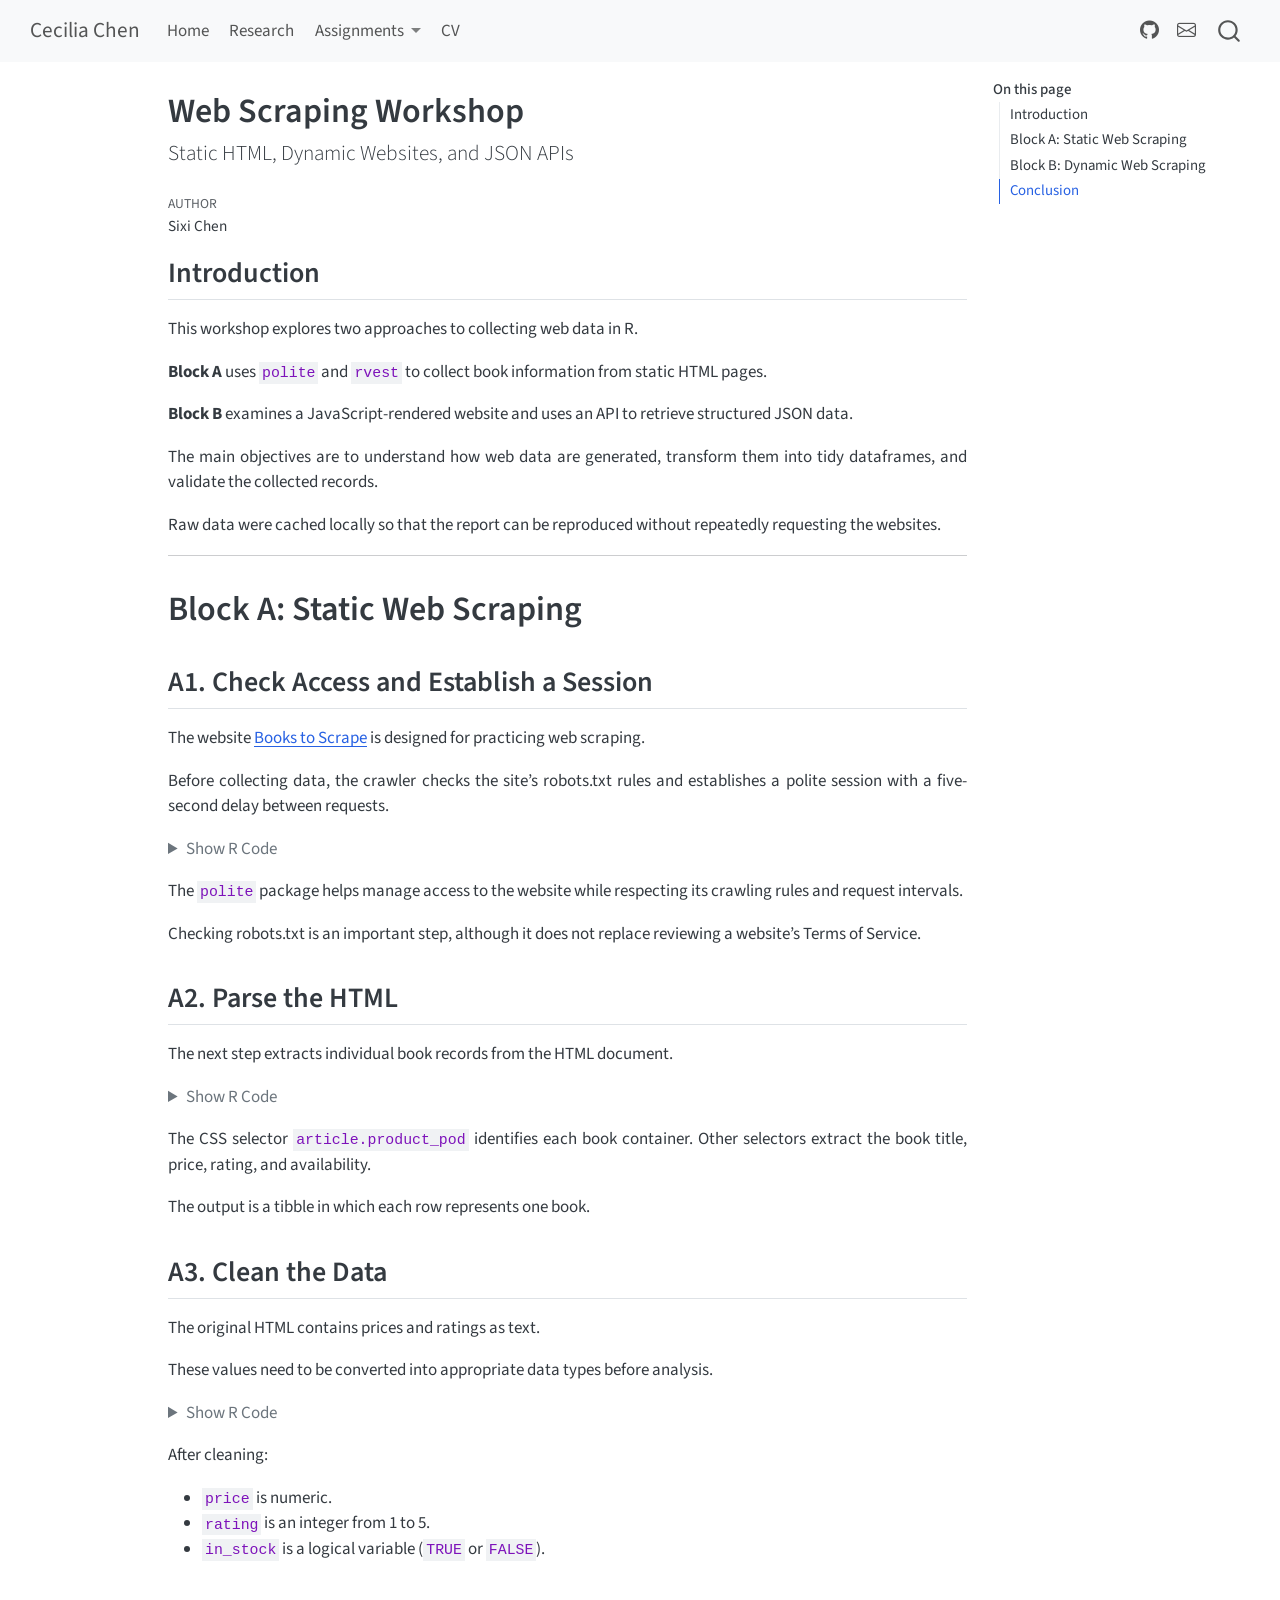
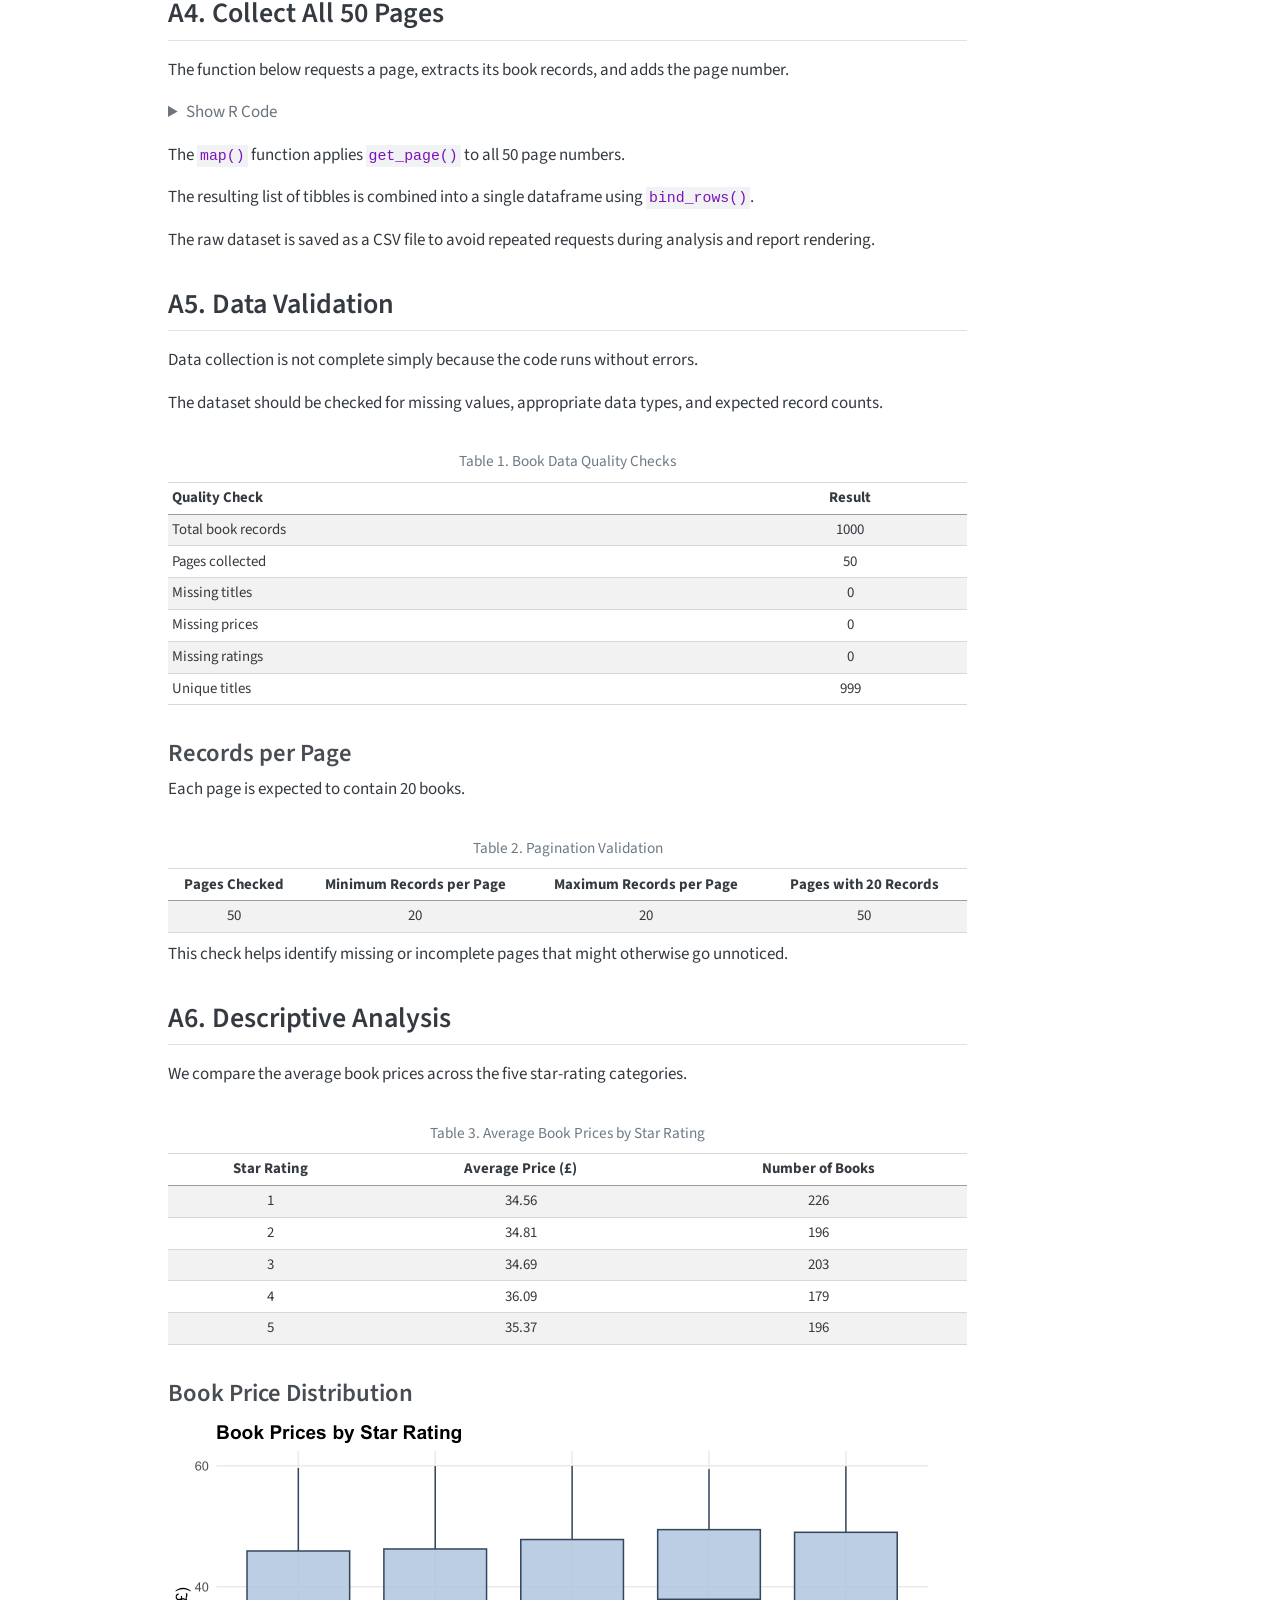
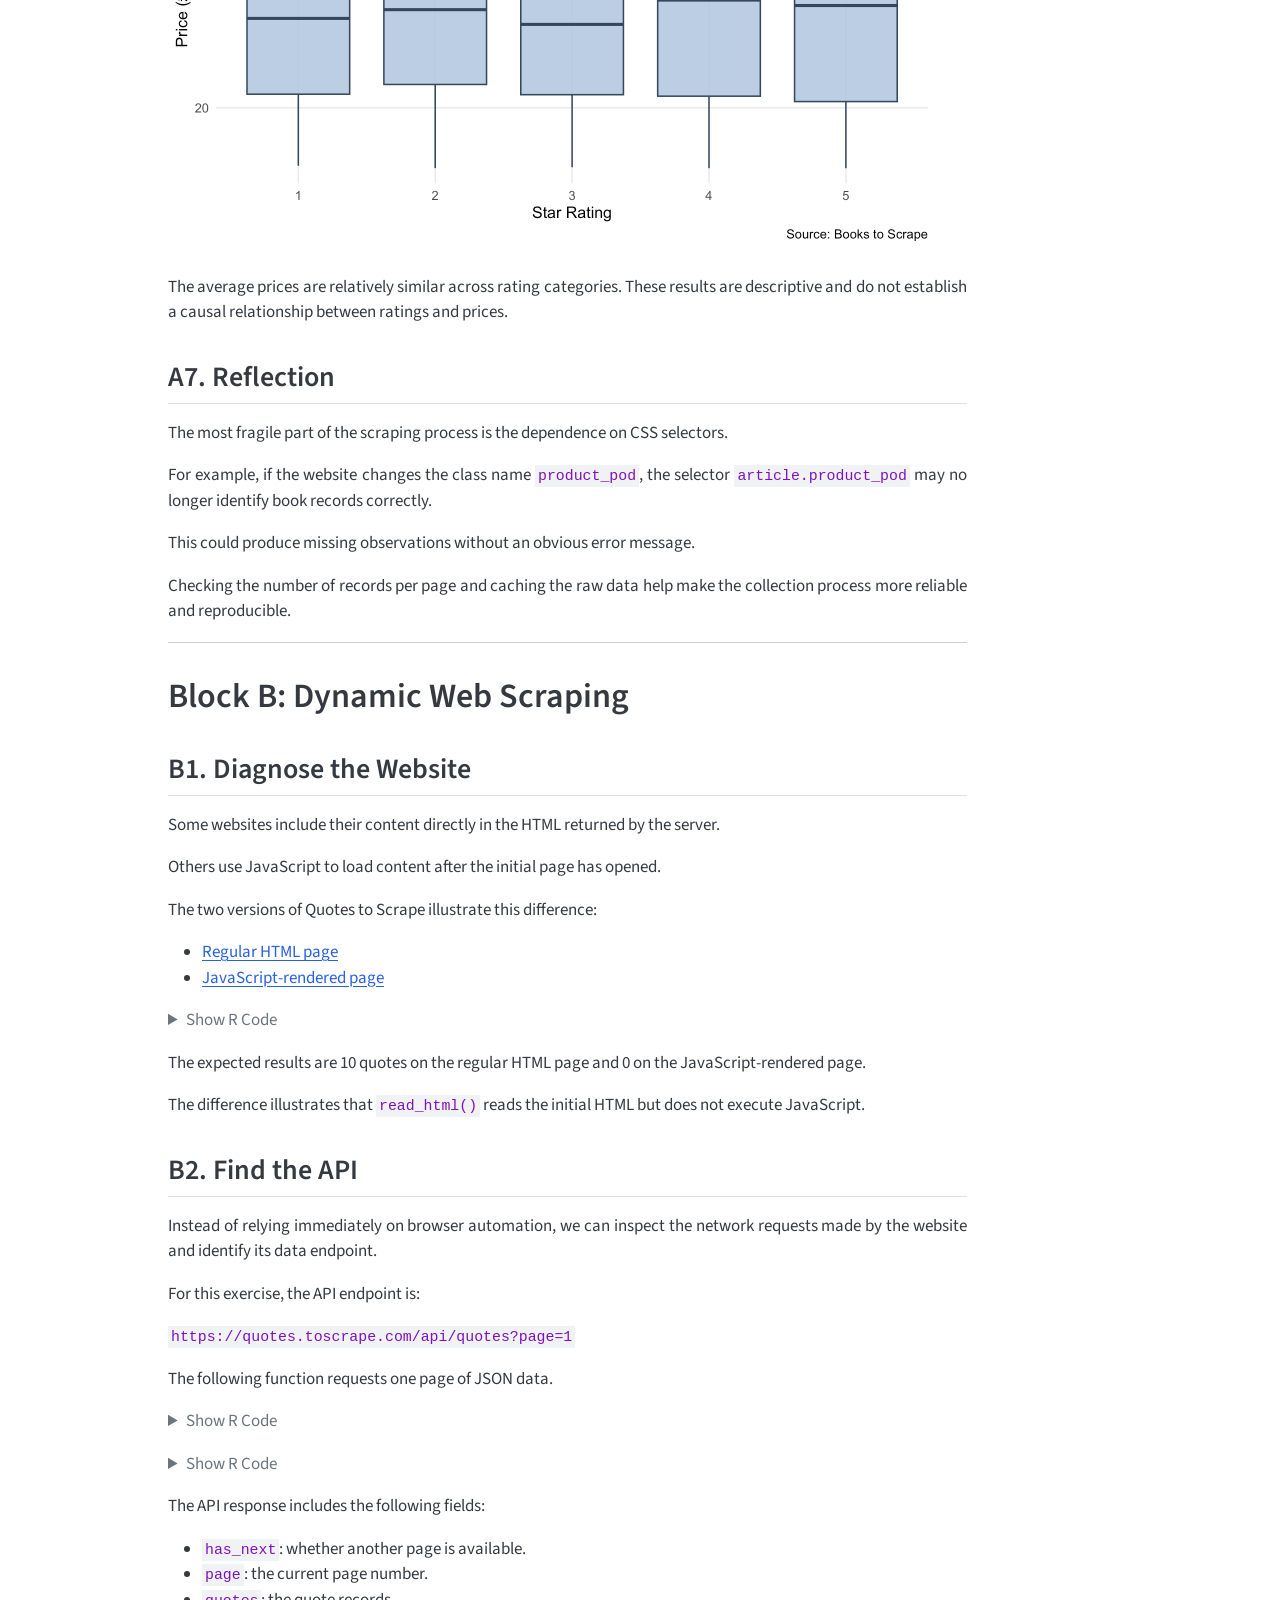
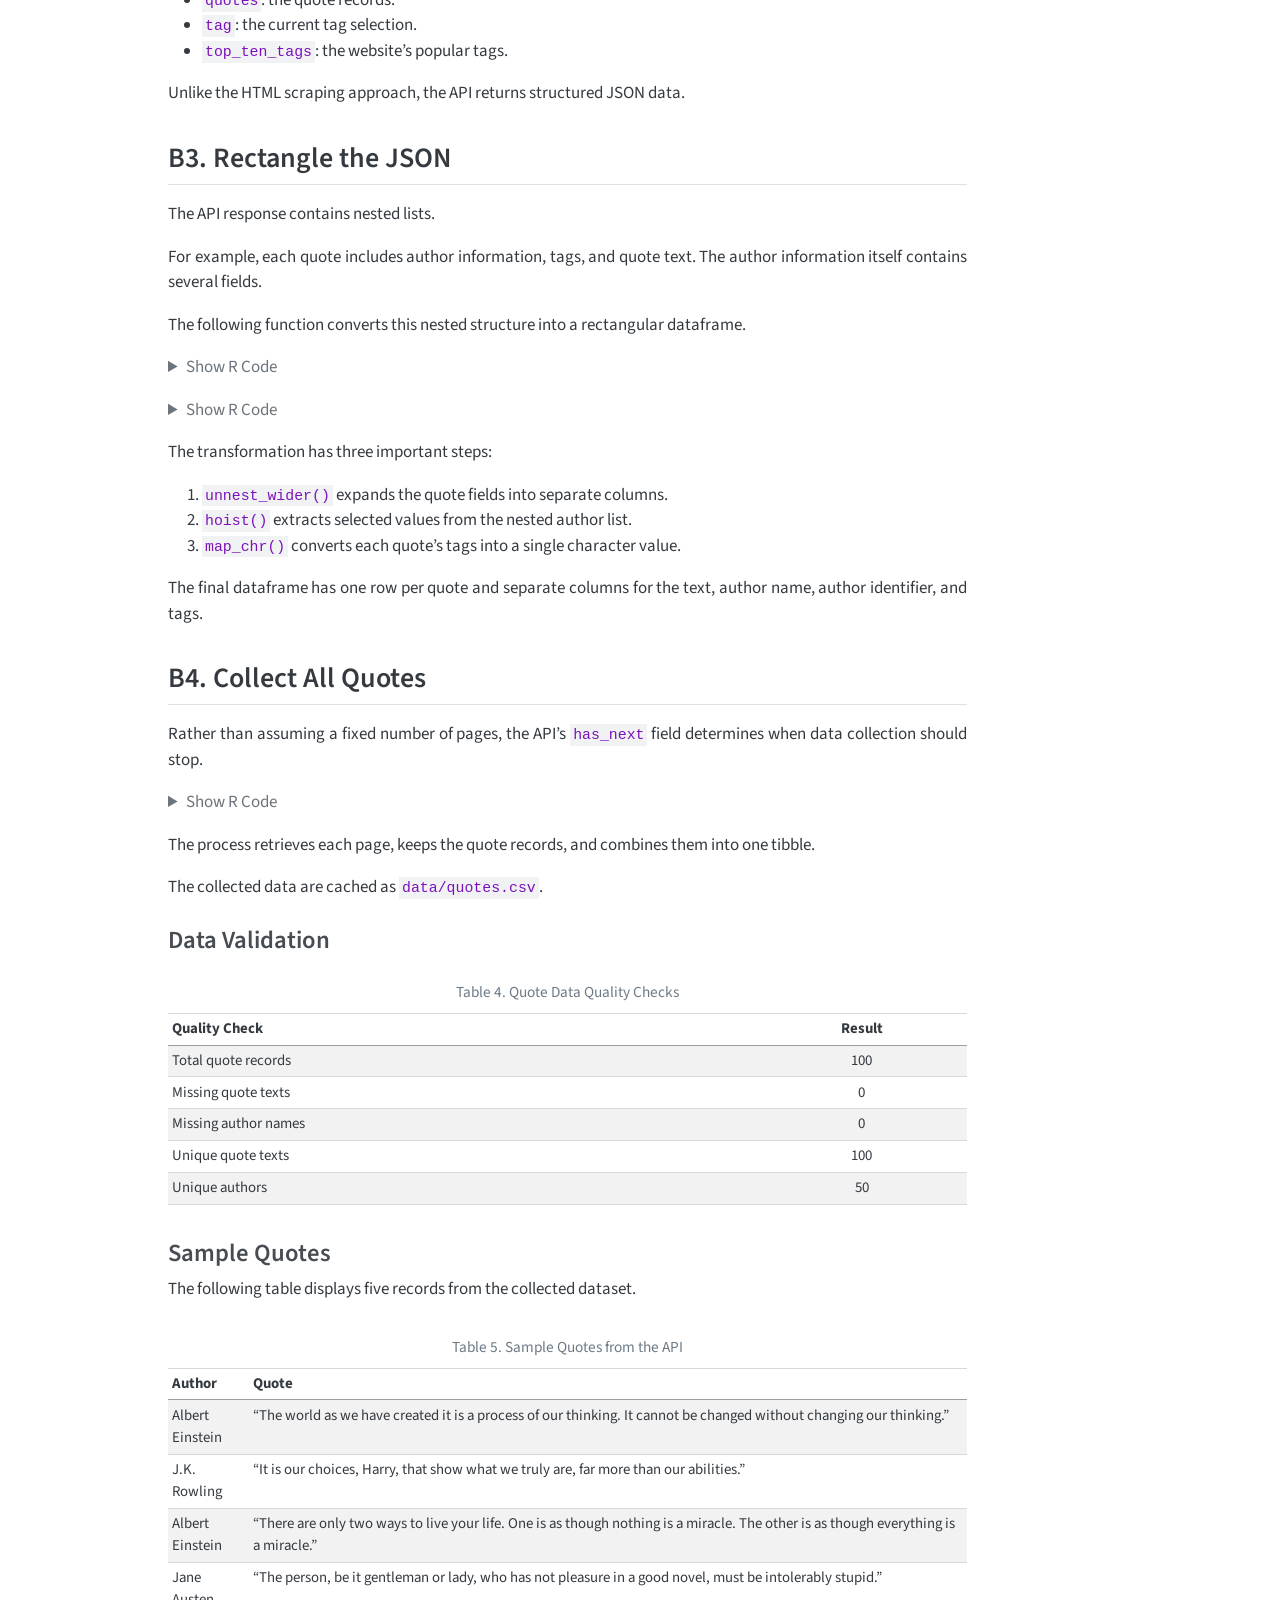
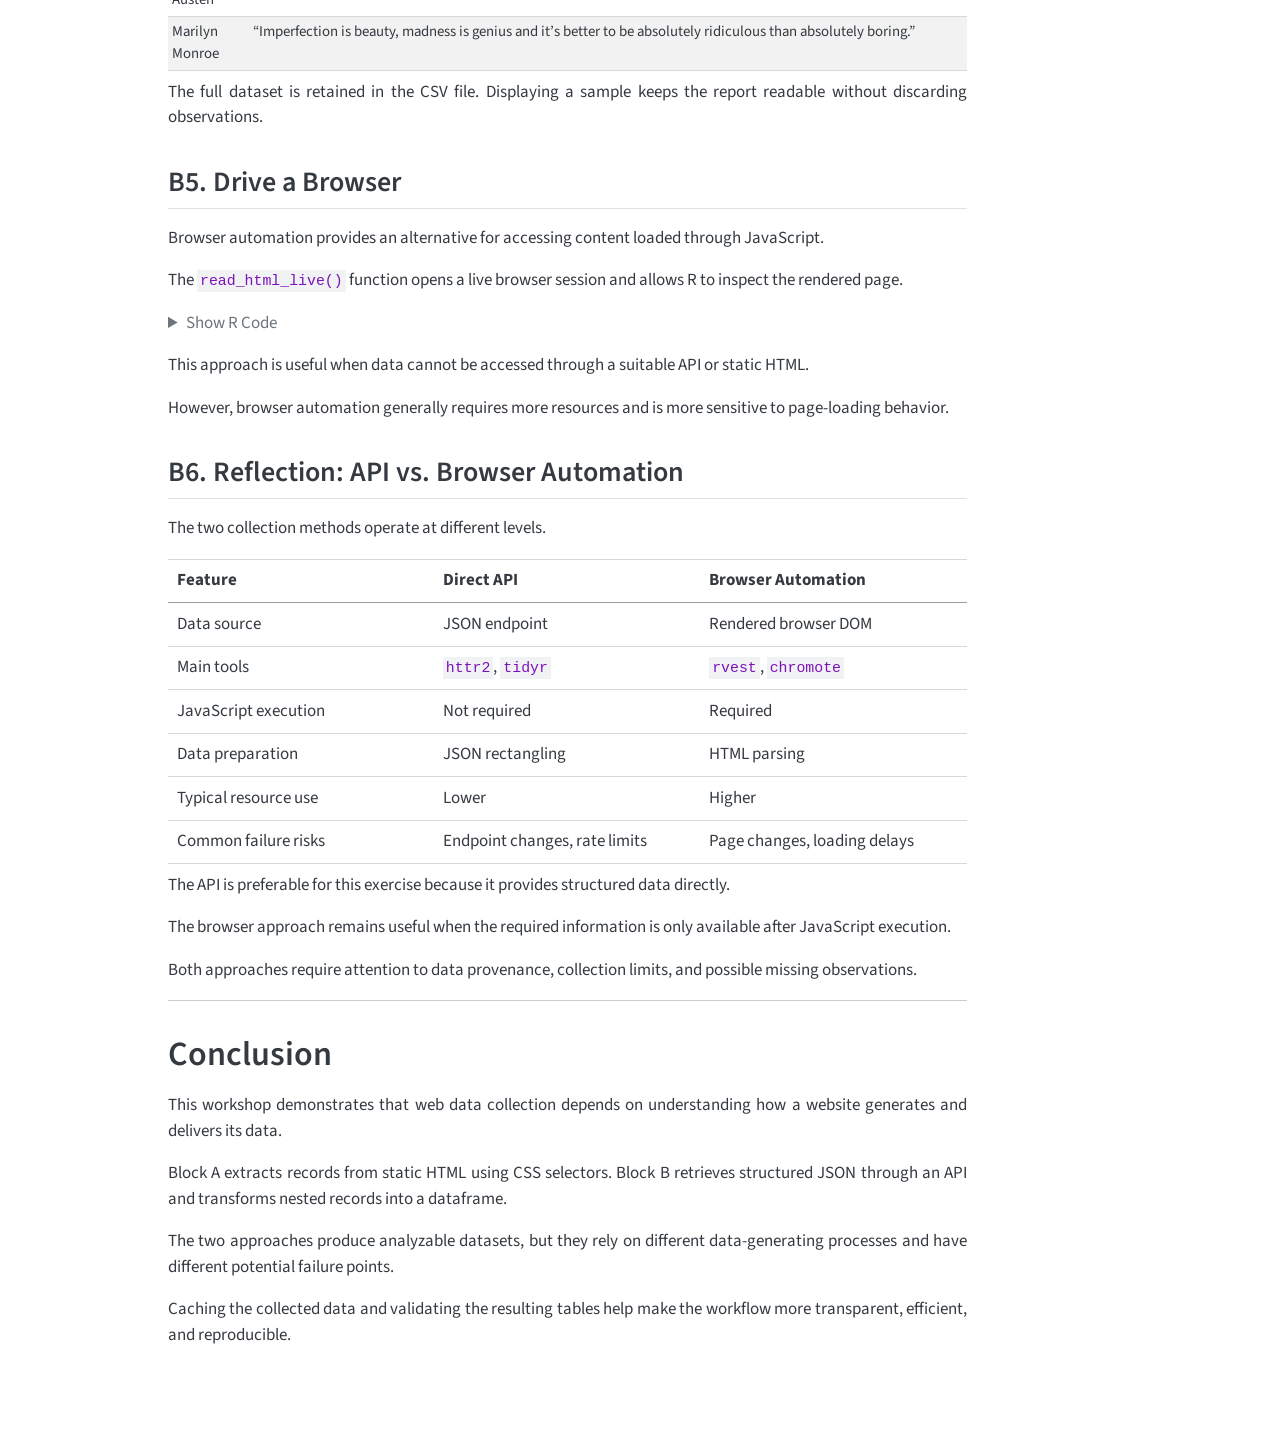
<file: docs/workshop_scraping.html>
<!DOCTYPE html>
<html xmlns="http://www.w3.org/1999/xhtml" lang="en" xml:lang="en"><head>

<meta charset="utf-8">
<meta name="generator" content="quarto-1.10.18">

<meta name="viewport" content="width=device-width, initial-scale=1.0, user-scalable=yes">

<meta name="author" content="Sixi Chen">

<title>Web Scraping Workshop – Cecilia Chen</title>
<style>
/* Default styles provided by pandoc.
** See https://pandoc.org/MANUAL.html#variables-for-html for config info.
*/
span.smallcaps{font-variant: small-caps;}
div.columns{display: flex; gap: 1.5em;}
div.column{flex: auto;}
@media screen {
div.columns{gap: min(4vw, 1.5em);}
div.column{overflow-x: auto;}
}
div.hanging-indent{margin-left: 1.5em; text-indent: -1.5em;}
ul.task-list{list-style: none;}
ul.task-list li input[type="checkbox"] {
  width: 0.8em;
  margin: 0 0.8em 0.2em -1em; /* quarto-specific, see https://github.com/quarto-dev/quarto-cli/issues/4556 */ 
  vertical-align: middle;
}
/* CSS for syntax highlighting */
html { -webkit-text-size-adjust: 100%; }
pre > code.sourceCode { white-space: pre; position: relative; }
pre > code.sourceCode > span { display: inline-block; line-height: 1.25; }
pre > code.sourceCode > span:empty { height: 1.2em; }
.sourceCode { overflow: visible; }
code.sourceCode > span { color: inherit; text-decoration: inherit; }
div.sourceCode { margin: 1em 0; }
pre.sourceCode { margin: 0; }
@media screen {
div.sourceCode { overflow: auto; }
}
@media print {
pre > code.sourceCode { white-space: pre-wrap; }
pre > code.sourceCode > span { text-indent: -5em; padding-left: 5em; }
}
pre.numberSource code
  { counter-reset: source-line 0; }
pre.numberSource code > span
  { position: relative; left: -4em; counter-increment: source-line; }
pre.numberSource code > span > a:first-child::before
  { content: counter(source-line);
    position: relative; left: -1em; text-align: right; vertical-align: baseline;
    border: none; display: inline-block;
    -webkit-touch-callout: none; -webkit-user-select: none;
    -khtml-user-select: none; -moz-user-select: none;
    -ms-user-select: none; user-select: none;
    padding: 0 4px; width: 4em;
  }
pre.numberSource { margin-left: 3em;  padding-left: 4px; }
div.sourceCode
  {   }
@media screen {
pre > code.sourceCode > span > a:first-child::before { text-decoration: underline; }
}
</style>


<script src="site_libs/quarto-nav/quarto-nav.js"></script>
<script src="site_libs/quarto-nav/headroom.min.js"></script>
<script src="site_libs/clipboard/clipboard.min.js"></script>
<script src="site_libs/quarto-search/autocomplete.umd.js"></script>
<script src="site_libs/quarto-search/fuse.min.js"></script>
<script src="site_libs/quarto-search/quarto-search.js"></script>
<meta name="quarto:offset" content="./">
<script src="site_libs/quarto-html/quarto.js" type="module"></script>
<script src="site_libs/quarto-html/tabsets/tabsets.js" type="module"></script>
<script src="site_libs/quarto-html/popper.min.js"></script>
<script src="site_libs/quarto-html/tippy.umd.min.js"></script>
<script src="site_libs/quarto-html/anchor.min.js"></script>
<link href="site_libs/quarto-html/tippy.css" rel="stylesheet">
<link href="site_libs/quarto-html/quarto-syntax-highlighting-64a204ab8560d761af7679ceaba22944.css" rel="stylesheet" id="quarto-text-highlighting-styles">
<script src="site_libs/bootstrap/bootstrap.min.js"></script>
<link href="site_libs/bootstrap/bootstrap-icons.css" rel="stylesheet">
<link href="site_libs/bootstrap/bootstrap-445b8638c3d06994fee0907d791121c4.min.css" rel="stylesheet" append-hash="true" id="quarto-bootstrap" data-mode="light">
<script id="quarto-search-options" type="application/json">{
  "location": "navbar",
  "copy-button": false,
  "collapse-after": 3,
  "panel-placement": "end",
  "type": "overlay",
  "limit": 50,
  "keyboard-shortcut": [
    "f",
    "/",
    "s"
  ],
  "show-item-context": false,
  "language": {
    "search-no-results-text": "No results",
    "search-matching-documents-text": "matching documents",
    "search-copy-link-title": "Copy link to search",
    "search-hide-matches-text": "Hide additional matches",
    "search-more-match-text": "more match in this document",
    "search-more-matches-text": "more matches in this document",
    "search-clear-button-title": "Clear",
    "search-text-placeholder": "",
    "search-detached-cancel-button-title": "Cancel",
    "search-submit-button-title": "Submit",
    "search-label": "Search"
  }
}</script>
<link href="site_libs/pagedtable-1.1/css/pagedtable.css" rel="stylesheet">
<script src="site_libs/pagedtable-1.1/js/pagedtable.js"></script>


<link rel="stylesheet" href="styles.css">
</head>

<body class="nav-fixed quarto-light">

<div id="quarto-search-results"></div>
  <header id="quarto-header" class="headroom fixed-top">
    <nav class="navbar navbar-expand-lg " data-bs-theme="dark">
      <div class="navbar-container container-fluid">
      <div class="navbar-brand-container mx-auto">
    <a class="navbar-brand" href="./index.html">
    <span class="navbar-title">Cecilia Chen</span>
    </a>
  </div>
            <div id="quarto-search" class="" title="Search"></div>
          <button class="navbar-toggler" type="button" data-bs-toggle="collapse" data-bs-target="#navbarCollapse" aria-controls="navbarCollapse" role="menu" aria-expanded="false" aria-label="Toggle navigation" onclick="if (window.quartoToggleHeadroom) { window.quartoToggleHeadroom(); }">
  <span class="navbar-toggler-icon"></span>
</button>
          <div class="collapse navbar-collapse" id="navbarCollapse">
            <ul class="navbar-nav navbar-nav-scroll me-auto">
  <li class="nav-item">
    <a class="nav-link" href="./index.html"> 
<span class="menu-text">Home</span></a>
  </li>  
  <li class="nav-item">
    <a class="nav-link" href="./research.html"> 
<span class="menu-text">Research</span></a>
  </li>  
  <li class="nav-item dropdown ">
    <a class="nav-link dropdown-toggle" href="#" id="nav-menu-assignments" role="link" data-bs-toggle="dropdown" aria-expanded="false">
 <span class="menu-text">Assignments</span>
    </a>
    <ul class="dropdown-menu" aria-labelledby="nav-menu-assignments">    
        <li>
    <a class="dropdown-item" href="./assign01.html">
 <span class="dropdown-text">Assignment 1: Website Design Note</span></a>
  </li>  
        <li>
    <a class="dropdown-item" href="./assign02.html">
 <span class="dropdown-text">Assignment 2: Google Trends</span></a>
  </li>  
        <li>
    <a class="dropdown-item" href="./assign03.html">
 <span class="dropdown-text">Assignment 3: ACS via tidycensus</span></a>
  </li>  
        <li>
    <a class="dropdown-item" href="./assign04.html">
 <span class="dropdown-text">Assignment 4: Webscraping 1</span></a>
  </li>  
        <li>
    <a class="dropdown-item" href="./assign05.html">
 <span class="dropdown-text">Assignment 5: Government Data API</span></a>
  </li>  
        <li>
    <a class="dropdown-item" href="./assign06.html">
 <span class="dropdown-text">Assignment 6: Text Analytics with quanteda</span></a>
  </li>  
        <li>
    <a class="dropdown-item" href="./workshop_scraping.html">
 <span class="dropdown-text">Web Scraping Workshop</span></a>
  </li>  
    </ul>
  </li>
  <li class="nav-item">
    <a class="nav-link" href="./cv.html"> 
<span class="menu-text">CV</span></a>
  </li>  
</ul>
            <ul class="navbar-nav navbar-nav-scroll ms-auto">
  <li class="nav-item compact">
    <a class="nav-link" href="https://github.com/chen-cecilia"> <i class="bi bi-github" role="img">
</i> 
<span class="menu-text"></span></a>
  </li>  
  <li class="nav-item compact">
    <a class="nav-link" href="mailto:dal801123@utdallas.edu"> <i class="bi bi-envelope" role="img">
</i> 
<span class="menu-text"></span></a>
  </li>  
</ul>
          </div> <!-- /navcollapse -->
            <div class="quarto-navbar-tools">
</div>
      </div> <!-- /container-fluid -->
    </nav>
</header>
<!-- content -->
<div id="quarto-content" class="quarto-container page-columns page-rows-contents page-layout-article page-navbar">
<!-- sidebar -->
<!-- margin-sidebar -->
    <div id="quarto-margin-sidebar" class="sidebar margin-sidebar">
        <nav id="TOC" role="doc-toc" class="toc-active">
    <h2 id="toc-title">On this page</h2>
   
  <ul>
  <li><a href="#introduction" id="toc-introduction" class="nav-link active" data-scroll-target="#introduction">Introduction</a></li>
  <li><a href="#block-a-static-web-scraping" id="toc-block-a-static-web-scraping" class="nav-link" data-scroll-target="#block-a-static-web-scraping">Block A: Static Web Scraping</a>
  <ul class="collapse">
  <li><a href="#a1.-check-access-and-establish-a-session" id="toc-a1.-check-access-and-establish-a-session" class="nav-link" data-scroll-target="#a1.-check-access-and-establish-a-session">A1. Check Access and Establish a Session</a></li>
  <li><a href="#a2.-parse-the-html" id="toc-a2.-parse-the-html" class="nav-link" data-scroll-target="#a2.-parse-the-html">A2. Parse the HTML</a></li>
  <li><a href="#a3.-clean-the-data" id="toc-a3.-clean-the-data" class="nav-link" data-scroll-target="#a3.-clean-the-data">A3. Clean the Data</a></li>
  <li><a href="#a4.-collect-all-50-pages" id="toc-a4.-collect-all-50-pages" class="nav-link" data-scroll-target="#a4.-collect-all-50-pages">A4. Collect All 50 Pages</a></li>
  <li><a href="#a5.-data-validation" id="toc-a5.-data-validation" class="nav-link" data-scroll-target="#a5.-data-validation">A5. Data Validation</a>
  <ul class="collapse">
  <li><a href="#records-per-page" id="toc-records-per-page" class="nav-link" data-scroll-target="#records-per-page">Records per Page</a></li>
  </ul></li>
  <li><a href="#a6.-descriptive-analysis" id="toc-a6.-descriptive-analysis" class="nav-link" data-scroll-target="#a6.-descriptive-analysis">A6. Descriptive Analysis</a>
  <ul class="collapse">
  <li><a href="#book-price-distribution" id="toc-book-price-distribution" class="nav-link" data-scroll-target="#book-price-distribution">Book Price Distribution</a></li>
  </ul></li>
  <li><a href="#a7.-reflection" id="toc-a7.-reflection" class="nav-link" data-scroll-target="#a7.-reflection">A7. Reflection</a></li>
  </ul></li>
  <li><a href="#block-b-dynamic-web-scraping" id="toc-block-b-dynamic-web-scraping" class="nav-link" data-scroll-target="#block-b-dynamic-web-scraping">Block B: Dynamic Web Scraping</a>
  <ul class="collapse">
  <li><a href="#b1.-diagnose-the-website" id="toc-b1.-diagnose-the-website" class="nav-link" data-scroll-target="#b1.-diagnose-the-website">B1. Diagnose the Website</a></li>
  <li><a href="#b2.-find-the-api" id="toc-b2.-find-the-api" class="nav-link" data-scroll-target="#b2.-find-the-api">B2. Find the API</a></li>
  <li><a href="#b3.-rectangle-the-json" id="toc-b3.-rectangle-the-json" class="nav-link" data-scroll-target="#b3.-rectangle-the-json">B3. Rectangle the JSON</a></li>
  <li><a href="#b4.-collect-all-quotes" id="toc-b4.-collect-all-quotes" class="nav-link" data-scroll-target="#b4.-collect-all-quotes">B4. Collect All Quotes</a>
  <ul class="collapse">
  <li><a href="#data-validation" id="toc-data-validation" class="nav-link" data-scroll-target="#data-validation">Data Validation</a></li>
  <li><a href="#sample-quotes" id="toc-sample-quotes" class="nav-link" data-scroll-target="#sample-quotes">Sample Quotes</a></li>
  </ul></li>
  <li><a href="#b5.-drive-a-browser" id="toc-b5.-drive-a-browser" class="nav-link" data-scroll-target="#b5.-drive-a-browser">B5. Drive a Browser</a></li>
  <li><a href="#b6.-reflection-api-vs.-browser-automation" id="toc-b6.-reflection-api-vs.-browser-automation" class="nav-link" data-scroll-target="#b6.-reflection-api-vs.-browser-automation">B6. Reflection: API vs.&nbsp;Browser Automation</a></li>
  </ul></li>
  <li><a href="#conclusion" id="toc-conclusion" class="nav-link" data-scroll-target="#conclusion">Conclusion</a></li>
  </ul>
</nav>
    </div>
<!-- main -->
<main class="content" id="quarto-document-content">

<header id="title-block-header" class="quarto-title-block default">
<div class="quarto-title">
<h1 class="title">Web Scraping Workshop</h1>
<p class="subtitle lead">Static HTML, Dynamic Websites, and JSON APIs</p>
</div>



<div class="quarto-title-meta">

    <div>
    <div class="quarto-title-meta-heading">Author</div>
    <div class="quarto-title-meta-contents">
             <p>Sixi Chen </p>
          </div>
  </div>
    
  
    
  </div>
  


</header>


<section id="introduction" class="level2">
<h2 class="anchored" data-anchor-id="introduction">Introduction</h2>
<p>This workshop explores two approaches to collecting web data in R.</p>
<p><strong>Block A</strong> uses <code>polite</code> and <code>rvest</code> to collect book information from static HTML pages.</p>
<p><strong>Block B</strong> examines a JavaScript-rendered website and uses an API to retrieve structured JSON data.</p>
<p>The main objectives are to understand how web data are generated, transform them into tidy dataframes, and validate the collected records.</p>
<p>Raw data were cached locally so that the report can be reproduced without repeatedly requesting the websites.</p>
<hr>
</section>
<section id="block-a-static-web-scraping" class="level1">
<h1>Block A: Static Web Scraping</h1>
<section id="a1.-check-access-and-establish-a-session" class="level2">
<h2 class="anchored" data-anchor-id="a1.-check-access-and-establish-a-session">A1. Check Access and Establish a Session</h2>
<p>The website <a href="https://books.toscrape.com/">Books to Scrape</a> is designed for practicing web scraping.</p>
<p>Before collecting data, the crawler checks the site’s robots.txt rules and establishes a polite session with a five-second delay between requests.</p>
<div class="cell">
<details class="code-fold">
<summary>Show R Code</summary>
<div class="code-copy-outer-scaffold"><div class="sourceCode cell-code" id="cb1"><pre class="sourceCode r code-with-copy"><code class="sourceCode r"><span id="cb1-1"><a href="#cb1-1" aria-hidden="true" tabindex="-1"></a>robotstxt<span class="sc">::</span><span class="fu">paths_allowed</span>(</span>
<span id="cb1-2"><a href="#cb1-2" aria-hidden="true" tabindex="-1"></a>  <span class="st">"https://books.toscrape.com/catalogue/"</span></span>
<span id="cb1-3"><a href="#cb1-3" aria-hidden="true" tabindex="-1"></a>)</span>
<span id="cb1-4"><a href="#cb1-4" aria-hidden="true" tabindex="-1"></a></span>
<span id="cb1-5"><a href="#cb1-5" aria-hidden="true" tabindex="-1"></a>session <span class="ot">&lt;-</span> polite<span class="sc">::</span><span class="fu">bow</span>(</span>
<span id="cb1-6"><a href="#cb1-6" aria-hidden="true" tabindex="-1"></a>  <span class="st">"https://books.toscrape.com/"</span>,</span>
<span id="cb1-7"><a href="#cb1-7" aria-hidden="true" tabindex="-1"></a>  <span class="at">user_agent =</span> <span class="st">"EPPS6302 student workshop"</span>,</span>
<span id="cb1-8"><a href="#cb1-8" aria-hidden="true" tabindex="-1"></a>  <span class="at">delay =</span> <span class="dv">5</span></span>
<span id="cb1-9"><a href="#cb1-9" aria-hidden="true" tabindex="-1"></a>)</span>
<span id="cb1-10"><a href="#cb1-10" aria-hidden="true" tabindex="-1"></a></span>
<span id="cb1-11"><a href="#cb1-11" aria-hidden="true" tabindex="-1"></a>session</span></code></pre></div><button title="Copy to Clipboard" class="code-copy-button"><i class="bi"></i></button></div>
</details>
</div>
<p>The <code>polite</code> package helps manage access to the website while respecting its crawling rules and request intervals.</p>
<p>Checking robots.txt is an important step, although it does not replace reviewing a website’s Terms of Service.</p>
</section>
<section id="a2.-parse-the-html" class="level2">
<h2 class="anchored" data-anchor-id="a2.-parse-the-html">A2. Parse the HTML</h2>
<p>The next step extracts individual book records from the HTML document.</p>
<div class="cell">
<details class="code-fold">
<summary>Show R Code</summary>
<div class="code-copy-outer-scaffold"><div class="sourceCode cell-code" id="cb2"><pre class="sourceCode r code-with-copy"><code class="sourceCode r"><span id="cb2-1"><a href="#cb2-1" aria-hidden="true" tabindex="-1"></a>parse_books <span class="ot">&lt;-</span> <span class="cf">function</span>(pg) {</span>
<span id="cb2-2"><a href="#cb2-2" aria-hidden="true" tabindex="-1"></a></span>
<span id="cb2-3"><a href="#cb2-3" aria-hidden="true" tabindex="-1"></a>  pods <span class="ot">&lt;-</span> <span class="fu">html_elements</span>(</span>
<span id="cb2-4"><a href="#cb2-4" aria-hidden="true" tabindex="-1"></a>    pg,</span>
<span id="cb2-5"><a href="#cb2-5" aria-hidden="true" tabindex="-1"></a>    <span class="st">"article.product_pod"</span></span>
<span id="cb2-6"><a href="#cb2-6" aria-hidden="true" tabindex="-1"></a>  )</span>
<span id="cb2-7"><a href="#cb2-7" aria-hidden="true" tabindex="-1"></a></span>
<span id="cb2-8"><a href="#cb2-8" aria-hidden="true" tabindex="-1"></a>  <span class="fu">tibble</span>(</span>
<span id="cb2-9"><a href="#cb2-9" aria-hidden="true" tabindex="-1"></a>    <span class="at">title =</span> pods <span class="sc">|&gt;</span></span>
<span id="cb2-10"><a href="#cb2-10" aria-hidden="true" tabindex="-1"></a>      <span class="fu">html_element</span>(<span class="st">"h3 a"</span>) <span class="sc">|&gt;</span></span>
<span id="cb2-11"><a href="#cb2-11" aria-hidden="true" tabindex="-1"></a>      <span class="fu">html_attr</span>(<span class="st">"title"</span>),</span>
<span id="cb2-12"><a href="#cb2-12" aria-hidden="true" tabindex="-1"></a></span>
<span id="cb2-13"><a href="#cb2-13" aria-hidden="true" tabindex="-1"></a>    <span class="at">price =</span> pods <span class="sc">|&gt;</span></span>
<span id="cb2-14"><a href="#cb2-14" aria-hidden="true" tabindex="-1"></a>      <span class="fu">html_element</span>(<span class="st">".price_color"</span>) <span class="sc">|&gt;</span></span>
<span id="cb2-15"><a href="#cb2-15" aria-hidden="true" tabindex="-1"></a>      <span class="fu">html_text2</span>(),</span>
<span id="cb2-16"><a href="#cb2-16" aria-hidden="true" tabindex="-1"></a></span>
<span id="cb2-17"><a href="#cb2-17" aria-hidden="true" tabindex="-1"></a>    <span class="at">rating =</span> pods <span class="sc">|&gt;</span></span>
<span id="cb2-18"><a href="#cb2-18" aria-hidden="true" tabindex="-1"></a>      <span class="fu">html_element</span>(<span class="st">".star-rating"</span>) <span class="sc">|&gt;</span></span>
<span id="cb2-19"><a href="#cb2-19" aria-hidden="true" tabindex="-1"></a>      <span class="fu">html_attr</span>(<span class="st">"class"</span>),</span>
<span id="cb2-20"><a href="#cb2-20" aria-hidden="true" tabindex="-1"></a></span>
<span id="cb2-21"><a href="#cb2-21" aria-hidden="true" tabindex="-1"></a>    <span class="at">stock =</span> pods <span class="sc">|&gt;</span></span>
<span id="cb2-22"><a href="#cb2-22" aria-hidden="true" tabindex="-1"></a>      <span class="fu">html_element</span>(<span class="st">".availability"</span>) <span class="sc">|&gt;</span></span>
<span id="cb2-23"><a href="#cb2-23" aria-hidden="true" tabindex="-1"></a>      <span class="fu">html_text2</span>()</span>
<span id="cb2-24"><a href="#cb2-24" aria-hidden="true" tabindex="-1"></a>  )</span>
<span id="cb2-25"><a href="#cb2-25" aria-hidden="true" tabindex="-1"></a>}</span>
<span id="cb2-26"><a href="#cb2-26" aria-hidden="true" tabindex="-1"></a></span>
<span id="cb2-27"><a href="#cb2-27" aria-hidden="true" tabindex="-1"></a>pg1 <span class="ot">&lt;-</span> polite<span class="sc">::</span><span class="fu">nod</span>(</span>
<span id="cb2-28"><a href="#cb2-28" aria-hidden="true" tabindex="-1"></a>  session,</span>
<span id="cb2-29"><a href="#cb2-29" aria-hidden="true" tabindex="-1"></a>  <span class="st">"catalogue/page-1.html"</span></span>
<span id="cb2-30"><a href="#cb2-30" aria-hidden="true" tabindex="-1"></a>) <span class="sc">|&gt;</span></span>
<span id="cb2-31"><a href="#cb2-31" aria-hidden="true" tabindex="-1"></a>  polite<span class="sc">::</span><span class="fu">scrape</span>()</span>
<span id="cb2-32"><a href="#cb2-32" aria-hidden="true" tabindex="-1"></a></span>
<span id="cb2-33"><a href="#cb2-33" aria-hidden="true" tabindex="-1"></a>books1 <span class="ot">&lt;-</span> <span class="fu">parse_books</span>(pg1)</span>
<span id="cb2-34"><a href="#cb2-34" aria-hidden="true" tabindex="-1"></a></span>
<span id="cb2-35"><a href="#cb2-35" aria-hidden="true" tabindex="-1"></a>books1</span></code></pre></div><button title="Copy to Clipboard" class="code-copy-button"><i class="bi"></i></button></div>
</details>
</div>
<p>The CSS selector <code>article.product_pod</code> identifies each book container. Other selectors extract the book title, price, rating, and availability.</p>
<p>The output is a tibble in which each row represents one book.</p>
</section>
<section id="a3.-clean-the-data" class="level2">
<h2 class="anchored" data-anchor-id="a3.-clean-the-data">A3. Clean the Data</h2>
<p>The original HTML contains prices and ratings as text.</p>
<p>These values need to be converted into appropriate data types before analysis.</p>
<div class="cell">
<details class="code-fold">
<summary>Show R Code</summary>
<div class="code-copy-outer-scaffold"><div class="sourceCode cell-code" id="cb3"><pre class="sourceCode r code-with-copy"><code class="sourceCode r"><span id="cb3-1"><a href="#cb3-1" aria-hidden="true" tabindex="-1"></a>stars <span class="ot">&lt;-</span> <span class="fu">c</span>(</span>
<span id="cb3-2"><a href="#cb3-2" aria-hidden="true" tabindex="-1"></a>  <span class="st">"One"</span>,</span>
<span id="cb3-3"><a href="#cb3-3" aria-hidden="true" tabindex="-1"></a>  <span class="st">"Two"</span>,</span>
<span id="cb3-4"><a href="#cb3-4" aria-hidden="true" tabindex="-1"></a>  <span class="st">"Three"</span>,</span>
<span id="cb3-5"><a href="#cb3-5" aria-hidden="true" tabindex="-1"></a>  <span class="st">"Four"</span>,</span>
<span id="cb3-6"><a href="#cb3-6" aria-hidden="true" tabindex="-1"></a>  <span class="st">"Five"</span></span>
<span id="cb3-7"><a href="#cb3-7" aria-hidden="true" tabindex="-1"></a>)</span>
<span id="cb3-8"><a href="#cb3-8" aria-hidden="true" tabindex="-1"></a></span>
<span id="cb3-9"><a href="#cb3-9" aria-hidden="true" tabindex="-1"></a>clean_books <span class="ot">&lt;-</span> <span class="cf">function</span>(df) {</span>
<span id="cb3-10"><a href="#cb3-10" aria-hidden="true" tabindex="-1"></a></span>
<span id="cb3-11"><a href="#cb3-11" aria-hidden="true" tabindex="-1"></a>  df <span class="sc">|&gt;</span></span>
<span id="cb3-12"><a href="#cb3-12" aria-hidden="true" tabindex="-1"></a>    <span class="fu">mutate</span>(</span>
<span id="cb3-13"><a href="#cb3-13" aria-hidden="true" tabindex="-1"></a>      <span class="at">price =</span> readr<span class="sc">::</span><span class="fu">parse_number</span>(price),</span>
<span id="cb3-14"><a href="#cb3-14" aria-hidden="true" tabindex="-1"></a></span>
<span id="cb3-15"><a href="#cb3-15" aria-hidden="true" tabindex="-1"></a>      <span class="at">rating =</span> <span class="fu">match</span>(</span>
<span id="cb3-16"><a href="#cb3-16" aria-hidden="true" tabindex="-1"></a>        stringr<span class="sc">::</span><span class="fu">str_remove</span>(rating, <span class="st">"star-rating "</span>),</span>
<span id="cb3-17"><a href="#cb3-17" aria-hidden="true" tabindex="-1"></a>        stars</span>
<span id="cb3-18"><a href="#cb3-18" aria-hidden="true" tabindex="-1"></a>      ),</span>
<span id="cb3-19"><a href="#cb3-19" aria-hidden="true" tabindex="-1"></a></span>
<span id="cb3-20"><a href="#cb3-20" aria-hidden="true" tabindex="-1"></a>      <span class="at">in_stock =</span> stringr<span class="sc">::</span><span class="fu">str_detect</span>(</span>
<span id="cb3-21"><a href="#cb3-21" aria-hidden="true" tabindex="-1"></a>        stock,</span>
<span id="cb3-22"><a href="#cb3-22" aria-hidden="true" tabindex="-1"></a>        <span class="st">"In stock"</span></span>
<span id="cb3-23"><a href="#cb3-23" aria-hidden="true" tabindex="-1"></a>      )</span>
<span id="cb3-24"><a href="#cb3-24" aria-hidden="true" tabindex="-1"></a>    ) <span class="sc">|&gt;</span></span>
<span id="cb3-25"><a href="#cb3-25" aria-hidden="true" tabindex="-1"></a>    <span class="fu">select</span>(<span class="sc">-</span>stock)</span>
<span id="cb3-26"><a href="#cb3-26" aria-hidden="true" tabindex="-1"></a>}</span>
<span id="cb3-27"><a href="#cb3-27" aria-hidden="true" tabindex="-1"></a></span>
<span id="cb3-28"><a href="#cb3-28" aria-hidden="true" tabindex="-1"></a>books <span class="ot">&lt;-</span> <span class="fu">clean_books</span>(books_raw)</span></code></pre></div><button title="Copy to Clipboard" class="code-copy-button"><i class="bi"></i></button></div>
</details>
</div>
<p>After cleaning:</p>
<ul>
<li><code>price</code> is numeric.</li>
<li><code>rating</code> is an integer from 1 to 5.</li>
<li><code>in_stock</code> is a logical variable (<code>TRUE</code> or <code>FALSE</code>).</li>
</ul>
</section>
<section id="a4.-collect-all-50-pages" class="level2">
<h2 class="anchored" data-anchor-id="a4.-collect-all-50-pages">A4. Collect All 50 Pages</h2>
<p>The function below requests a page, extracts its book records, and adds the page number.</p>
<div class="cell">
<details class="code-fold">
<summary>Show R Code</summary>
<div class="code-copy-outer-scaffold"><div class="sourceCode cell-code" id="cb4"><pre class="sourceCode r code-with-copy"><code class="sourceCode r"><span id="cb4-1"><a href="#cb4-1" aria-hidden="true" tabindex="-1"></a>get_page <span class="ot">&lt;-</span> <span class="cf">function</span>(i) {</span>
<span id="cb4-2"><a href="#cb4-2" aria-hidden="true" tabindex="-1"></a></span>
<span id="cb4-3"><a href="#cb4-3" aria-hidden="true" tabindex="-1"></a>  polite<span class="sc">::</span><span class="fu">nod</span>(</span>
<span id="cb4-4"><a href="#cb4-4" aria-hidden="true" tabindex="-1"></a>    session,</span>
<span id="cb4-5"><a href="#cb4-5" aria-hidden="true" tabindex="-1"></a>    <span class="fu">paste0</span>(<span class="st">"catalogue/page-"</span>, i, <span class="st">".html"</span>)</span>
<span id="cb4-6"><a href="#cb4-6" aria-hidden="true" tabindex="-1"></a>  ) <span class="sc">|&gt;</span></span>
<span id="cb4-7"><a href="#cb4-7" aria-hidden="true" tabindex="-1"></a>    polite<span class="sc">::</span><span class="fu">scrape</span>() <span class="sc">|&gt;</span></span>
<span id="cb4-8"><a href="#cb4-8" aria-hidden="true" tabindex="-1"></a>    <span class="fu">parse_books</span>() <span class="sc">|&gt;</span></span>
<span id="cb4-9"><a href="#cb4-9" aria-hidden="true" tabindex="-1"></a>    dplyr<span class="sc">::</span><span class="fu">mutate</span>(<span class="at">page =</span> i)</span>
<span id="cb4-10"><a href="#cb4-10" aria-hidden="true" tabindex="-1"></a>}</span>
<span id="cb4-11"><a href="#cb4-11" aria-hidden="true" tabindex="-1"></a></span>
<span id="cb4-12"><a href="#cb4-12" aria-hidden="true" tabindex="-1"></a>books_raw <span class="ot">&lt;-</span> purrr<span class="sc">::</span><span class="fu">map</span>(</span>
<span id="cb4-13"><a href="#cb4-13" aria-hidden="true" tabindex="-1"></a>  <span class="dv">1</span><span class="sc">:</span><span class="dv">50</span>,</span>
<span id="cb4-14"><a href="#cb4-14" aria-hidden="true" tabindex="-1"></a>  get_page</span>
<span id="cb4-15"><a href="#cb4-15" aria-hidden="true" tabindex="-1"></a>) <span class="sc">|&gt;</span></span>
<span id="cb4-16"><a href="#cb4-16" aria-hidden="true" tabindex="-1"></a>  dplyr<span class="sc">::</span><span class="fu">bind_rows</span>()</span>
<span id="cb4-17"><a href="#cb4-17" aria-hidden="true" tabindex="-1"></a></span>
<span id="cb4-18"><a href="#cb4-18" aria-hidden="true" tabindex="-1"></a><span class="fu">dir.create</span>(</span>
<span id="cb4-19"><a href="#cb4-19" aria-hidden="true" tabindex="-1"></a>  <span class="st">"data"</span>,</span>
<span id="cb4-20"><a href="#cb4-20" aria-hidden="true" tabindex="-1"></a>  <span class="at">showWarnings =</span> <span class="cn">FALSE</span></span>
<span id="cb4-21"><a href="#cb4-21" aria-hidden="true" tabindex="-1"></a>)</span>
<span id="cb4-22"><a href="#cb4-22" aria-hidden="true" tabindex="-1"></a></span>
<span id="cb4-23"><a href="#cb4-23" aria-hidden="true" tabindex="-1"></a>readr<span class="sc">::</span><span class="fu">write_csv</span>(</span>
<span id="cb4-24"><a href="#cb4-24" aria-hidden="true" tabindex="-1"></a>  books_raw,</span>
<span id="cb4-25"><a href="#cb4-25" aria-hidden="true" tabindex="-1"></a>  <span class="st">"data/books_raw.csv"</span></span>
<span id="cb4-26"><a href="#cb4-26" aria-hidden="true" tabindex="-1"></a>)</span></code></pre></div><button title="Copy to Clipboard" class="code-copy-button"><i class="bi"></i></button></div>
</details>
</div>
<p>The <code>map()</code> function applies <code>get_page()</code> to all 50 page numbers.</p>
<p>The resulting list of tibbles is combined into a single dataframe using <code>bind_rows()</code>.</p>
<p>The raw dataset is saved as a CSV file to avoid repeated requests during analysis and report rendering.</p>
</section>
<section id="a5.-data-validation" class="level2">
<h2 class="anchored" data-anchor-id="a5.-data-validation">A5. Data Validation</h2>
<p>Data collection is not complete simply because the code runs without errors.</p>
<p>The dataset should be checked for missing values, appropriate data types, and expected record counts.</p>
<div class="cell">
<div class="cell-output-display">
<table class="caption-top table table-sm table-striped small">
<caption>Table 1. Book Data Quality Checks</caption>
<thead>
<tr class="header">
<th style="text-align: left;">Quality Check</th>
<th style="text-align: center;">Result</th>
</tr>
</thead>
<tbody>
<tr class="odd">
<td style="text-align: left;">Total book records</td>
<td style="text-align: center;">1000</td>
</tr>
<tr class="even">
<td style="text-align: left;">Pages collected</td>
<td style="text-align: center;">50</td>
</tr>
<tr class="odd">
<td style="text-align: left;">Missing titles</td>
<td style="text-align: center;">0</td>
</tr>
<tr class="even">
<td style="text-align: left;">Missing prices</td>
<td style="text-align: center;">0</td>
</tr>
<tr class="odd">
<td style="text-align: left;">Missing ratings</td>
<td style="text-align: center;">0</td>
</tr>
<tr class="even">
<td style="text-align: left;">Unique titles</td>
<td style="text-align: center;">999</td>
</tr>
</tbody>
</table>
</div>
</div>
<section id="records-per-page" class="level3">
<h3 class="anchored" data-anchor-id="records-per-page">Records per Page</h3>
<p>Each page is expected to contain 20 books.</p>
<div class="cell">
<div class="cell-output-display">
<table class="caption-top table table-sm table-striped small">
<caption>Table 2. Pagination Validation</caption>
<colgroup>
<col style="width: 16%">
<col style="width: 28%">
<col style="width: 28%">
<col style="width: 25%">
</colgroup>
<thead>
<tr class="header">
<th style="text-align: center;">Pages Checked</th>
<th style="text-align: center;">Minimum Records per Page</th>
<th style="text-align: center;">Maximum Records per Page</th>
<th style="text-align: center;">Pages with 20 Records</th>
</tr>
</thead>
<tbody>
<tr class="odd">
<td style="text-align: center;">50</td>
<td style="text-align: center;">20</td>
<td style="text-align: center;">20</td>
<td style="text-align: center;">50</td>
</tr>
</tbody>
</table>
</div>
</div>
<p>This check helps identify missing or incomplete pages that might otherwise go unnoticed.</p>
</section>
</section>
<section id="a6.-descriptive-analysis" class="level2">
<h2 class="anchored" data-anchor-id="a6.-descriptive-analysis">A6. Descriptive Analysis</h2>
<p>We compare the average book prices across the five star-rating categories.</p>
<div class="cell">
<div class="cell-output-display">
<table class="caption-top table table-sm table-striped small">
<caption>Table 3. Average Book Prices by Star Rating</caption>
<thead>
<tr class="header">
<th style="text-align: center;">Star Rating</th>
<th style="text-align: center;">Average Price (£)</th>
<th style="text-align: center;">Number of Books</th>
</tr>
</thead>
<tbody>
<tr class="odd">
<td style="text-align: center;">1</td>
<td style="text-align: center;">34.56</td>
<td style="text-align: center;">226</td>
</tr>
<tr class="even">
<td style="text-align: center;">2</td>
<td style="text-align: center;">34.81</td>
<td style="text-align: center;">196</td>
</tr>
<tr class="odd">
<td style="text-align: center;">3</td>
<td style="text-align: center;">34.69</td>
<td style="text-align: center;">203</td>
</tr>
<tr class="even">
<td style="text-align: center;">4</td>
<td style="text-align: center;">36.09</td>
<td style="text-align: center;">179</td>
</tr>
<tr class="odd">
<td style="text-align: center;">5</td>
<td style="text-align: center;">35.37</td>
<td style="text-align: center;">196</td>
</tr>
</tbody>
</table>
</div>
</div>
<section id="book-price-distribution" class="level3">
<h3 class="anchored" data-anchor-id="book-price-distribution">Book Price Distribution</h3>
<div class="cell">
<div class="cell-output-display">
<div>
<figure class="figure">
<p><img src="workshop_scraping_files/figure-html/unnamed-chunk-8-1.png" class="img-fluid figure-img" width="768"></p>
</figure>
</div>
</div>
</div>
<p>The average prices are relatively similar across rating categories. These results are descriptive and do not establish a causal relationship between ratings and prices.</p>
</section>
</section>
<section id="a7.-reflection" class="level2">
<h2 class="anchored" data-anchor-id="a7.-reflection">A7. Reflection</h2>
<p>The most fragile part of the scraping process is the dependence on CSS selectors.</p>
<p>For example, if the website changes the class name <code>product_pod</code>, the selector <code>article.product_pod</code> may no longer identify book records correctly.</p>
<p>This could produce missing observations without an obvious error message.</p>
<p>Checking the number of records per page and caching the raw data help make the collection process more reliable and reproducible.</p>
<hr>
</section>
</section>
<section id="block-b-dynamic-web-scraping" class="level1">
<h1>Block B: Dynamic Web Scraping</h1>
<section id="b1.-diagnose-the-website" class="level2">
<h2 class="anchored" data-anchor-id="b1.-diagnose-the-website">B1. Diagnose the Website</h2>
<p>Some websites include their content directly in the HTML returned by the server.</p>
<p>Others use JavaScript to load content after the initial page has opened.</p>
<p>The two versions of Quotes to Scrape illustrate this difference:</p>
<ul>
<li><a href="https://quotes.toscrape.com/">Regular HTML page</a></li>
<li><a href="https://quotes.toscrape.com/js/">JavaScript-rendered page</a></li>
</ul>
<div class="cell">
<details class="code-fold">
<summary>Show R Code</summary>
<div class="code-copy-outer-scaffold"><div class="sourceCode cell-code" id="cb5"><pre class="sourceCode r code-with-copy"><code class="sourceCode r"><span id="cb5-1"><a href="#cb5-1" aria-hidden="true" tabindex="-1"></a>count_quotes <span class="ot">&lt;-</span> <span class="cf">function</span>(url) {</span>
<span id="cb5-2"><a href="#cb5-2" aria-hidden="true" tabindex="-1"></a></span>
<span id="cb5-3"><a href="#cb5-3" aria-hidden="true" tabindex="-1"></a>  <span class="fu">read_html</span>(url) <span class="sc">|&gt;</span></span>
<span id="cb5-4"><a href="#cb5-4" aria-hidden="true" tabindex="-1"></a>    <span class="fu">html_elements</span>(<span class="st">".quote"</span>) <span class="sc">|&gt;</span></span>
<span id="cb5-5"><a href="#cb5-5" aria-hidden="true" tabindex="-1"></a>    <span class="fu">length</span>()</span>
<span id="cb5-6"><a href="#cb5-6" aria-hidden="true" tabindex="-1"></a>}</span>
<span id="cb5-7"><a href="#cb5-7" aria-hidden="true" tabindex="-1"></a></span>
<span id="cb5-8"><a href="#cb5-8" aria-hidden="true" tabindex="-1"></a><span class="fu">count_quotes</span>(</span>
<span id="cb5-9"><a href="#cb5-9" aria-hidden="true" tabindex="-1"></a>  <span class="st">"https://quotes.toscrape.com/"</span></span>
<span id="cb5-10"><a href="#cb5-10" aria-hidden="true" tabindex="-1"></a>)</span>
<span id="cb5-11"><a href="#cb5-11" aria-hidden="true" tabindex="-1"></a></span>
<span id="cb5-12"><a href="#cb5-12" aria-hidden="true" tabindex="-1"></a><span class="fu">count_quotes</span>(</span>
<span id="cb5-13"><a href="#cb5-13" aria-hidden="true" tabindex="-1"></a>  <span class="st">"https://quotes.toscrape.com/js/"</span></span>
<span id="cb5-14"><a href="#cb5-14" aria-hidden="true" tabindex="-1"></a>)</span></code></pre></div><button title="Copy to Clipboard" class="code-copy-button"><i class="bi"></i></button></div>
</details>
</div>
<p>The expected results are 10 quotes on the regular HTML page and 0 on the JavaScript-rendered page.</p>
<p>The difference illustrates that <code>read_html()</code> reads the initial HTML but does not execute JavaScript.</p>
</section>
<section id="b2.-find-the-api" class="level2">
<h2 class="anchored" data-anchor-id="b2.-find-the-api">B2. Find the API</h2>
<p>Instead of relying immediately on browser automation, we can inspect the network requests made by the website and identify its data endpoint.</p>
<p>For this exercise, the API endpoint is:</p>
<p><code>https://quotes.toscrape.com/api/quotes?page=1</code></p>
<p>The following function requests one page of JSON data.</p>
<div class="cell">
<details class="code-fold">
<summary>Show R Code</summary>
<div class="code-copy-outer-scaffold"><div class="sourceCode cell-code" id="cb6"><pre class="sourceCode r code-with-copy"><code class="sourceCode r"><span id="cb6-1"><a href="#cb6-1" aria-hidden="true" tabindex="-1"></a>get_quotes <span class="ot">&lt;-</span> <span class="cf">function</span>(p) {</span>
<span id="cb6-2"><a href="#cb6-2" aria-hidden="true" tabindex="-1"></a></span>
<span id="cb6-3"><a href="#cb6-3" aria-hidden="true" tabindex="-1"></a>  httr2<span class="sc">::</span><span class="fu">request</span>(</span>
<span id="cb6-4"><a href="#cb6-4" aria-hidden="true" tabindex="-1"></a>    <span class="st">"https://quotes.toscrape.com/api/quotes"</span></span>
<span id="cb6-5"><a href="#cb6-5" aria-hidden="true" tabindex="-1"></a>  ) <span class="sc">|&gt;</span></span>
<span id="cb6-6"><a href="#cb6-6" aria-hidden="true" tabindex="-1"></a>    httr2<span class="sc">::</span><span class="fu">req_url_query</span>(<span class="at">page =</span> p) <span class="sc">|&gt;</span></span>
<span id="cb6-7"><a href="#cb6-7" aria-hidden="true" tabindex="-1"></a>    httr2<span class="sc">::</span><span class="fu">req_user_agent</span>(</span>
<span id="cb6-8"><a href="#cb6-8" aria-hidden="true" tabindex="-1"></a>      <span class="st">"EPPS6302 student workshop"</span></span>
<span id="cb6-9"><a href="#cb6-9" aria-hidden="true" tabindex="-1"></a>    ) <span class="sc">|&gt;</span></span>
<span id="cb6-10"><a href="#cb6-10" aria-hidden="true" tabindex="-1"></a>    httr2<span class="sc">::</span><span class="fu">req_retry</span>(<span class="at">max_tries =</span> <span class="dv">3</span>) <span class="sc">|&gt;</span></span>
<span id="cb6-11"><a href="#cb6-11" aria-hidden="true" tabindex="-1"></a>    httr2<span class="sc">::</span><span class="fu">req_perform</span>() <span class="sc">|&gt;</span></span>
<span id="cb6-12"><a href="#cb6-12" aria-hidden="true" tabindex="-1"></a>    httr2<span class="sc">::</span><span class="fu">resp_body_json</span>()</span>
<span id="cb6-13"><a href="#cb6-13" aria-hidden="true" tabindex="-1"></a>}</span></code></pre></div><button title="Copy to Clipboard" class="code-copy-button"><i class="bi"></i></button></div>
</details>
</div>
<div class="cell">
<details class="code-fold">
<summary>Show R Code</summary>
<div class="code-copy-outer-scaffold"><div class="sourceCode cell-code" id="cb7"><pre class="sourceCode r code-with-copy"><code class="sourceCode r"><span id="cb7-1"><a href="#cb7-1" aria-hidden="true" tabindex="-1"></a>j <span class="ot">&lt;-</span> <span class="fu">get_quotes</span>(<span class="dv">1</span>)</span>
<span id="cb7-2"><a href="#cb7-2" aria-hidden="true" tabindex="-1"></a></span>
<span id="cb7-3"><a href="#cb7-3" aria-hidden="true" tabindex="-1"></a><span class="fu">names</span>(j)</span>
<span id="cb7-4"><a href="#cb7-4" aria-hidden="true" tabindex="-1"></a></span>
<span id="cb7-5"><a href="#cb7-5" aria-hidden="true" tabindex="-1"></a><span class="fu">length</span>(j<span class="sc">$</span>quotes)</span>
<span id="cb7-6"><a href="#cb7-6" aria-hidden="true" tabindex="-1"></a></span>
<span id="cb7-7"><a href="#cb7-7" aria-hidden="true" tabindex="-1"></a>j<span class="sc">$</span>has_next</span></code></pre></div><button title="Copy to Clipboard" class="code-copy-button"><i class="bi"></i></button></div>
</details>
</div>
<p>The API response includes the following fields:</p>
<ul>
<li><code>has_next</code>: whether another page is available.</li>
<li><code>page</code>: the current page number.</li>
<li><code>quotes</code>: the quote records.</li>
<li><code>tag</code>: the current tag selection.</li>
<li><code>top_ten_tags</code>: the website’s popular tags.</li>
</ul>
<p>Unlike the HTML scraping approach, the API returns structured JSON data.</p>
</section>
<section id="b3.-rectangle-the-json" class="level2">
<h2 class="anchored" data-anchor-id="b3.-rectangle-the-json">B3. Rectangle the JSON</h2>
<p>The API response contains nested lists.</p>
<p>For example, each quote includes author information, tags, and quote text. The author information itself contains several fields.</p>
<p>The following function converts this nested structure into a rectangular dataframe.</p>
<div class="cell">
<details class="code-fold">
<summary>Show R Code</summary>
<div class="code-copy-outer-scaffold"><div class="sourceCode cell-code" id="cb8"><pre class="sourceCode r code-with-copy"><code class="sourceCode r"><span id="cb8-1"><a href="#cb8-1" aria-hidden="true" tabindex="-1"></a>rectangle <span class="ot">&lt;-</span> <span class="cf">function</span>(quote_list) {</span>
<span id="cb8-2"><a href="#cb8-2" aria-hidden="true" tabindex="-1"></a></span>
<span id="cb8-3"><a href="#cb8-3" aria-hidden="true" tabindex="-1"></a>  <span class="fu">tibble</span>(<span class="at">q =</span> quote_list) <span class="sc">|&gt;</span></span>
<span id="cb8-4"><a href="#cb8-4" aria-hidden="true" tabindex="-1"></a>    tidyr<span class="sc">::</span><span class="fu">unnest_wider</span>(q) <span class="sc">|&gt;</span></span>
<span id="cb8-5"><a href="#cb8-5" aria-hidden="true" tabindex="-1"></a>    tidyr<span class="sc">::</span><span class="fu">hoist</span>(</span>
<span id="cb8-6"><a href="#cb8-6" aria-hidden="true" tabindex="-1"></a>      author,</span>
<span id="cb8-7"><a href="#cb8-7" aria-hidden="true" tabindex="-1"></a>      <span class="at">author_name =</span> <span class="st">"name"</span>,</span>
<span id="cb8-8"><a href="#cb8-8" aria-hidden="true" tabindex="-1"></a>      <span class="at">author_slug =</span> <span class="st">"slug"</span></span>
<span id="cb8-9"><a href="#cb8-9" aria-hidden="true" tabindex="-1"></a>    ) <span class="sc">|&gt;</span></span>
<span id="cb8-10"><a href="#cb8-10" aria-hidden="true" tabindex="-1"></a>    <span class="fu">mutate</span>(</span>
<span id="cb8-11"><a href="#cb8-11" aria-hidden="true" tabindex="-1"></a>      <span class="at">tags =</span> purrr<span class="sc">::</span><span class="fu">map_chr</span>(</span>
<span id="cb8-12"><a href="#cb8-12" aria-hidden="true" tabindex="-1"></a>        tags,</span>
<span id="cb8-13"><a href="#cb8-13" aria-hidden="true" tabindex="-1"></a>        \(x) <span class="fu">paste</span>(</span>
<span id="cb8-14"><a href="#cb8-14" aria-hidden="true" tabindex="-1"></a>          <span class="fu">unlist</span>(x),</span>
<span id="cb8-15"><a href="#cb8-15" aria-hidden="true" tabindex="-1"></a>          <span class="at">collapse =</span> <span class="st">"; "</span></span>
<span id="cb8-16"><a href="#cb8-16" aria-hidden="true" tabindex="-1"></a>        )</span>
<span id="cb8-17"><a href="#cb8-17" aria-hidden="true" tabindex="-1"></a>      )</span>
<span id="cb8-18"><a href="#cb8-18" aria-hidden="true" tabindex="-1"></a>    ) <span class="sc">|&gt;</span></span>
<span id="cb8-19"><a href="#cb8-19" aria-hidden="true" tabindex="-1"></a>    <span class="fu">select</span>(</span>
<span id="cb8-20"><a href="#cb8-20" aria-hidden="true" tabindex="-1"></a>      text,</span>
<span id="cb8-21"><a href="#cb8-21" aria-hidden="true" tabindex="-1"></a>      author_name,</span>
<span id="cb8-22"><a href="#cb8-22" aria-hidden="true" tabindex="-1"></a>      author_slug,</span>
<span id="cb8-23"><a href="#cb8-23" aria-hidden="true" tabindex="-1"></a>      tags</span>
<span id="cb8-24"><a href="#cb8-24" aria-hidden="true" tabindex="-1"></a>    )</span>
<span id="cb8-25"><a href="#cb8-25" aria-hidden="true" tabindex="-1"></a>}</span></code></pre></div><button title="Copy to Clipboard" class="code-copy-button"><i class="bi"></i></button></div>
</details>
</div>
<div class="cell">
<details class="code-fold">
<summary>Show R Code</summary>
<div class="code-copy-outer-scaffold"><div class="sourceCode cell-code" id="cb9"><pre class="sourceCode r code-with-copy"><code class="sourceCode r"><span id="cb9-1"><a href="#cb9-1" aria-hidden="true" tabindex="-1"></a>quotes_page1 <span class="ot">&lt;-</span> <span class="fu">rectangle</span>(j<span class="sc">$</span>quotes)</span>
<span id="cb9-2"><a href="#cb9-2" aria-hidden="true" tabindex="-1"></a></span>
<span id="cb9-3"><a href="#cb9-3" aria-hidden="true" tabindex="-1"></a><span class="fu">glimpse</span>(quotes_page1)</span>
<span id="cb9-4"><a href="#cb9-4" aria-hidden="true" tabindex="-1"></a></span>
<span id="cb9-5"><a href="#cb9-5" aria-hidden="true" tabindex="-1"></a><span class="fu">nrow</span>(quotes_page1)</span>
<span id="cb9-6"><a href="#cb9-6" aria-hidden="true" tabindex="-1"></a></span>
<span id="cb9-7"><a href="#cb9-7" aria-hidden="true" tabindex="-1"></a><span class="fu">names</span>(quotes_page1)</span></code></pre></div><button title="Copy to Clipboard" class="code-copy-button"><i class="bi"></i></button></div>
</details>
</div>
<p>The transformation has three important steps:</p>
<ol type="1">
<li><code>unnest_wider()</code> expands the quote fields into separate columns.</li>
<li><code>hoist()</code> extracts selected values from the nested author list.</li>
<li><code>map_chr()</code> converts each quote’s tags into a single character value.</li>
</ol>
<p>The final dataframe has one row per quote and separate columns for the text, author name, author identifier, and tags.</p>
</section>
<section id="b4.-collect-all-quotes" class="level2">
<h2 class="anchored" data-anchor-id="b4.-collect-all-quotes">B4. Collect All Quotes</h2>
<p>Rather than assuming a fixed number of pages, the API’s <code>has_next</code> field determines when data collection should stop.</p>
<div class="cell">
<details class="code-fold">
<summary>Show R Code</summary>
<div class="code-copy-outer-scaffold"><div class="sourceCode cell-code" id="cb10"><pre class="sourceCode r code-with-copy"><code class="sourceCode r"><span id="cb10-1"><a href="#cb10-1" aria-hidden="true" tabindex="-1"></a>pages <span class="ot">&lt;-</span> <span class="fu">list</span>()</span>
<span id="cb10-2"><a href="#cb10-2" aria-hidden="true" tabindex="-1"></a>p <span class="ot">&lt;-</span> <span class="dv">1</span></span>
<span id="cb10-3"><a href="#cb10-3" aria-hidden="true" tabindex="-1"></a></span>
<span id="cb10-4"><a href="#cb10-4" aria-hidden="true" tabindex="-1"></a><span class="cf">repeat</span> {</span>
<span id="cb10-5"><a href="#cb10-5" aria-hidden="true" tabindex="-1"></a></span>
<span id="cb10-6"><a href="#cb10-6" aria-hidden="true" tabindex="-1"></a>  pages[[p]] <span class="ot">&lt;-</span> <span class="fu">get_quotes</span>(p)</span>
<span id="cb10-7"><a href="#cb10-7" aria-hidden="true" tabindex="-1"></a></span>
<span id="cb10-8"><a href="#cb10-8" aria-hidden="true" tabindex="-1"></a>  <span class="cf">if</span> (<span class="sc">!</span>pages[[p]]<span class="sc">$</span>has_next) {</span>
<span id="cb10-9"><a href="#cb10-9" aria-hidden="true" tabindex="-1"></a>    <span class="cf">break</span></span>
<span id="cb10-10"><a href="#cb10-10" aria-hidden="true" tabindex="-1"></a>  }</span>
<span id="cb10-11"><a href="#cb10-11" aria-hidden="true" tabindex="-1"></a></span>
<span id="cb10-12"><a href="#cb10-12" aria-hidden="true" tabindex="-1"></a>  p <span class="ot">&lt;-</span> p <span class="sc">+</span> <span class="dv">1</span></span>
<span id="cb10-13"><a href="#cb10-13" aria-hidden="true" tabindex="-1"></a>}</span>
<span id="cb10-14"><a href="#cb10-14" aria-hidden="true" tabindex="-1"></a></span>
<span id="cb10-15"><a href="#cb10-15" aria-hidden="true" tabindex="-1"></a>quotes <span class="ot">&lt;-</span> purrr<span class="sc">::</span><span class="fu">map</span>(</span>
<span id="cb10-16"><a href="#cb10-16" aria-hidden="true" tabindex="-1"></a>  pages,</span>
<span id="cb10-17"><a href="#cb10-17" aria-hidden="true" tabindex="-1"></a>  <span class="st">"quotes"</span></span>
<span id="cb10-18"><a href="#cb10-18" aria-hidden="true" tabindex="-1"></a>) <span class="sc">|&gt;</span></span>
<span id="cb10-19"><a href="#cb10-19" aria-hidden="true" tabindex="-1"></a>  purrr<span class="sc">::</span><span class="fu">list_flatten</span>() <span class="sc">|&gt;</span></span>
<span id="cb10-20"><a href="#cb10-20" aria-hidden="true" tabindex="-1"></a>  <span class="fu">rectangle</span>()</span>
<span id="cb10-21"><a href="#cb10-21" aria-hidden="true" tabindex="-1"></a></span>
<span id="cb10-22"><a href="#cb10-22" aria-hidden="true" tabindex="-1"></a><span class="fu">dir.create</span>(</span>
<span id="cb10-23"><a href="#cb10-23" aria-hidden="true" tabindex="-1"></a>  <span class="st">"data"</span>,</span>
<span id="cb10-24"><a href="#cb10-24" aria-hidden="true" tabindex="-1"></a>  <span class="at">showWarnings =</span> <span class="cn">FALSE</span></span>
<span id="cb10-25"><a href="#cb10-25" aria-hidden="true" tabindex="-1"></a>)</span>
<span id="cb10-26"><a href="#cb10-26" aria-hidden="true" tabindex="-1"></a></span>
<span id="cb10-27"><a href="#cb10-27" aria-hidden="true" tabindex="-1"></a>readr<span class="sc">::</span><span class="fu">write_csv</span>(</span>
<span id="cb10-28"><a href="#cb10-28" aria-hidden="true" tabindex="-1"></a>  quotes,</span>
<span id="cb10-29"><a href="#cb10-29" aria-hidden="true" tabindex="-1"></a>  <span class="st">"data/quotes.csv"</span></span>
<span id="cb10-30"><a href="#cb10-30" aria-hidden="true" tabindex="-1"></a>)</span></code></pre></div><button title="Copy to Clipboard" class="code-copy-button"><i class="bi"></i></button></div>
</details>
</div>
<p>The process retrieves each page, keeps the quote records, and combines them into one tibble.</p>
<p>The collected data are cached as <code>data/quotes.csv</code>.</p>
<section id="data-validation" class="level3">
<h3 class="anchored" data-anchor-id="data-validation">Data Validation</h3>
<div class="cell">
<div class="cell-output-display">
<table class="caption-top table table-sm table-striped small">
<caption>Table 4. Quote Data Quality Checks</caption>
<thead>
<tr class="header">
<th style="text-align: left;">Quality Check</th>
<th style="text-align: center;">Result</th>
</tr>
</thead>
<tbody>
<tr class="odd">
<td style="text-align: left;">Total quote records</td>
<td style="text-align: center;">100</td>
</tr>
<tr class="even">
<td style="text-align: left;">Missing quote texts</td>
<td style="text-align: center;">0</td>
</tr>
<tr class="odd">
<td style="text-align: left;">Missing author names</td>
<td style="text-align: center;">0</td>
</tr>
<tr class="even">
<td style="text-align: left;">Unique quote texts</td>
<td style="text-align: center;">100</td>
</tr>
<tr class="odd">
<td style="text-align: left;">Unique authors</td>
<td style="text-align: center;">50</td>
</tr>
</tbody>
</table>
</div>
</div>
</section>
<section id="sample-quotes" class="level3">
<h3 class="anchored" data-anchor-id="sample-quotes">Sample Quotes</h3>
<p>The following table displays five records from the collected dataset.</p>
<div class="cell">
<div class="cell-output-display">
<table class="caption-top table table-sm table-striped small">
<caption>Table 5. Sample Quotes from the API</caption>
<colgroup>
<col style="width: 10%">
<col style="width: 89%">
</colgroup>
<thead>
<tr class="header">
<th style="text-align: left;">Author</th>
<th style="text-align: left;">Quote</th>
</tr>
</thead>
<tbody>
<tr class="odd">
<td style="text-align: left;">Albert Einstein</td>
<td style="text-align: left;">“The world as we have created it is a process of our thinking. It cannot be changed without changing our thinking.”</td>
</tr>
<tr class="even">
<td style="text-align: left;">J.K. Rowling</td>
<td style="text-align: left;">“It is our choices, Harry, that show what we truly are, far more than our abilities.”</td>
</tr>
<tr class="odd">
<td style="text-align: left;">Albert Einstein</td>
<td style="text-align: left;">“There are only two ways to live your life. One is as though nothing is a miracle. The other is as though everything is a miracle.”</td>
</tr>
<tr class="even">
<td style="text-align: left;">Jane Austen</td>
<td style="text-align: left;">“The person, be it gentleman or lady, who has not pleasure in a good novel, must be intolerably stupid.”</td>
</tr>
<tr class="odd">
<td style="text-align: left;">Marilyn Monroe</td>
<td style="text-align: left;">“Imperfection is beauty, madness is genius and it’s better to be absolutely ridiculous than absolutely boring.”</td>
</tr>
</tbody>
</table>
</div>
</div>
<p>The full dataset is retained in the CSV file. Displaying a sample keeps the report readable without discarding observations.</p>
</section>
</section>
<section id="b5.-drive-a-browser" class="level2">
<h2 class="anchored" data-anchor-id="b5.-drive-a-browser">B5. Drive a Browser</h2>
<p>Browser automation provides an alternative for accessing content loaded through JavaScript.</p>
<p>The <code>read_html_live()</code> function opens a live browser session and allows R to inspect the rendered page.</p>
<div class="cell">
<details class="code-fold">
<summary>Show R Code</summary>
<div class="code-copy-outer-scaffold"><div class="sourceCode cell-code" id="cb11"><pre class="sourceCode r code-with-copy"><code class="sourceCode r"><span id="cb11-1"><a href="#cb11-1" aria-hidden="true" tabindex="-1"></a>live_page <span class="ot">&lt;-</span> rvest<span class="sc">::</span><span class="fu">read_html_live</span>(</span>
<span id="cb11-2"><a href="#cb11-2" aria-hidden="true" tabindex="-1"></a>  <span class="st">"https://quotes.toscrape.com/js/"</span></span>
<span id="cb11-3"><a href="#cb11-3" aria-hidden="true" tabindex="-1"></a>)</span>
<span id="cb11-4"><a href="#cb11-4" aria-hidden="true" tabindex="-1"></a></span>
<span id="cb11-5"><a href="#cb11-5" aria-hidden="true" tabindex="-1"></a>live_page <span class="sc">|&gt;</span></span>
<span id="cb11-6"><a href="#cb11-6" aria-hidden="true" tabindex="-1"></a>  <span class="fu">html_elements</span>(<span class="st">".quote"</span>) <span class="sc">|&gt;</span></span>
<span id="cb11-7"><a href="#cb11-7" aria-hidden="true" tabindex="-1"></a>  <span class="fu">length</span>()</span></code></pre></div><button title="Copy to Clipboard" class="code-copy-button"><i class="bi"></i></button></div>
</details>
</div>
<p>This approach is useful when data cannot be accessed through a suitable API or static HTML.</p>
<p>However, browser automation generally requires more resources and is more sensitive to page-loading behavior.</p>
</section>
<section id="b6.-reflection-api-vs.-browser-automation" class="level2">
<h2 class="anchored" data-anchor-id="b6.-reflection-api-vs.-browser-automation">B6. Reflection: API vs.&nbsp;Browser Automation</h2>
<p>The two collection methods operate at different levels.</p>
<table class="caption-top table">
<colgroup>
<col style="width: 33%">
<col style="width: 33%">
<col style="width: 33%">
</colgroup>
<thead>
<tr class="header">
<th style="text-align: left;">Feature</th>
<th style="text-align: left;">Direct API</th>
<th style="text-align: left;">Browser Automation</th>
</tr>
</thead>
<tbody>
<tr class="odd">
<td style="text-align: left;">Data source</td>
<td style="text-align: left;">JSON endpoint</td>
<td style="text-align: left;">Rendered browser DOM</td>
</tr>
<tr class="even">
<td style="text-align: left;">Main tools</td>
<td style="text-align: left;"><code>httr2</code>, <code>tidyr</code></td>
<td style="text-align: left;"><code>rvest</code>, <code>chromote</code></td>
</tr>
<tr class="odd">
<td style="text-align: left;">JavaScript execution</td>
<td style="text-align: left;">Not required</td>
<td style="text-align: left;">Required</td>
</tr>
<tr class="even">
<td style="text-align: left;">Data preparation</td>
<td style="text-align: left;">JSON rectangling</td>
<td style="text-align: left;">HTML parsing</td>
</tr>
<tr class="odd">
<td style="text-align: left;">Typical resource use</td>
<td style="text-align: left;">Lower</td>
<td style="text-align: left;">Higher</td>
</tr>
<tr class="even">
<td style="text-align: left;">Common failure risks</td>
<td style="text-align: left;">Endpoint changes, rate limits</td>
<td style="text-align: left;">Page changes, loading delays</td>
</tr>
</tbody>
</table>
<p>The API is preferable for this exercise because it provides structured data directly.</p>
<p>The browser approach remains useful when the required information is only available after JavaScript execution.</p>
<p>Both approaches require attention to data provenance, collection limits, and possible missing observations.</p>
<hr>
</section>
</section>
<section id="conclusion" class="level1">
<h1>Conclusion</h1>
<p>This workshop demonstrates that web data collection depends on understanding how a website generates and delivers its data.</p>
<p>Block A extracts records from static HTML using CSS selectors. Block B retrieves structured JSON through an API and transforms nested records into a dataframe.</p>
<p>The two approaches produce analyzable datasets, but they rely on different data-generating processes and have different potential failure points.</p>
<p>Caching the collected data and validating the resulting tables help make the workflow more transparent, efficient, and reproducible.</p>


</section>

</main> <!-- /main -->
<script id="quarto-html-after-body" type="application/javascript">
  window.document.addEventListener("DOMContentLoaded", function (event) {
    const icon = "";
    const anchorJS = new window.AnchorJS();
    anchorJS.options = {
      placement: 'right',
      icon: icon
    };
    anchorJS.add('.anchored');
    const isCodeAnnotation = (el) => {
      for (const clz of el.classList) {
        if (clz.startsWith('code-annotation-')) {                     
          return true;
        }
      }
      return false;
    }
    const onCopySuccess = function(e) {
      // button target
      const button = e.trigger;
      // don't keep focus
      button.blur();
      // flash "checked"
      button.classList.add('code-copy-button-checked');
      var currentTitle = button.getAttribute("title");
      button.setAttribute("title", "Copied!");
      let tooltip;
      if (window.bootstrap) {
        button.setAttribute("data-bs-toggle", "tooltip");
        button.setAttribute("data-bs-placement", "left");
        button.setAttribute("data-bs-title", "Copied!");
        tooltip = new bootstrap.Tooltip(button, 
          { trigger: "manual", 
            customClass: "code-copy-button-tooltip",
            offset: [0, -8]});
        tooltip.show();    
      }
      setTimeout(function() {
        if (tooltip) {
          tooltip.hide();
          button.removeAttribute("data-bs-title");
          button.removeAttribute("data-bs-toggle");
          button.removeAttribute("data-bs-placement");
        }
        button.setAttribute("title", currentTitle);
        button.classList.remove('code-copy-button-checked');
      }, 1000);
      // clear code selection
      e.clearSelection();
    }
    const getTextToCopy = function(trigger) {
      const outerScaffold = trigger.parentElement.cloneNode(true);
      const codeEl = outerScaffold.querySelector('code');
      for (const childEl of codeEl.children) {
        if (isCodeAnnotation(childEl)) {
          childEl.remove();
        }
      }
      return codeEl.innerText;
    }
    const clipboard = new window.ClipboardJS('.code-copy-button:not([data-in-quarto-modal])', {
      text: getTextToCopy
    });
    clipboard.on('success', onCopySuccess);
    if (window.document.getElementById('quarto-embedded-source-code-modal')) {
      const clipboardModal = new window.ClipboardJS('.code-copy-button[data-in-quarto-modal]', {
        text: getTextToCopy,
        container: window.document.getElementById('quarto-embedded-source-code-modal')
      });
      clipboardModal.on('success', onCopySuccess);
    }
      var localhostRegex = new RegExp(/^(?:http|https):\/\/localhost\:?[0-9]*\//);
      var mailtoRegex = new RegExp(/^mailto:/);
        var filterRegex = new RegExp('/' + window.location.host + '/');
      var isInternal = (href) => {
          return filterRegex.test(href) || localhostRegex.test(href) || mailtoRegex.test(href);
      }
      // Inspect non-navigation links and adorn them if external
     var links = window.document.querySelectorAll('a[href]:not(.nav-link):not(.navbar-brand):not(.toc-action):not(.sidebar-link):not(.sidebar-item-toggle):not(.pagination-link):not(.no-external):not([aria-hidden]):not(.dropdown-item):not(.quarto-navigation-tool):not(.about-link)');
      for (var i=0; i<links.length; i++) {
        const link = links[i];
        if (!isInternal(link.href)) {
          // undo the damage that might have been done by quarto-nav.js in the case of
          // links that we want to consider external
          if (link.dataset.originalHref !== undefined) {
            link.href = link.dataset.originalHref;
          }
        }
      }
    function tippyHover(el, contentFn, onTriggerFn, onUntriggerFn) {
      const config = {
        allowHTML: true,
        maxWidth: 500,
        delay: 100,
        arrow: false,
        appendTo: function(el) {
            return el.parentElement;
        },
        interactive: true,
        interactiveBorder: 10,
        theme: 'quarto',
        placement: 'bottom-start',
      };
      if (contentFn) {
        config.content = contentFn;
      }
      if (onTriggerFn) {
        config.onTrigger = onTriggerFn;
      }
      if (onUntriggerFn) {
        config.onUntrigger = onUntriggerFn;
      }
      window.tippy(el, config); 
    }
    const noterefs = window.document.querySelectorAll('a[role="doc-noteref"]');
    for (var i=0; i<noterefs.length; i++) {
      const ref = noterefs[i];
      tippyHover(ref, function() {
        // use id or data attribute instead here
        let href = ref.getAttribute('data-footnote-href') || ref.getAttribute('href');
        try { href = new URL(href).hash; } catch {}
        const id = href.replace(/^#\/?/, "");
        const note = window.document.getElementById(id);
        if (note) {
          return note.innerHTML;
        } else {
          return "";
        }
      });
    }
    const xrefs = window.document.querySelectorAll('a.quarto-xref');
    const processXRef = (id, note) => {
      // Strip column container classes
      const stripColumnClz = (el) => {
        el.classList.remove("page-full", "page-columns");
        if (el.children) {
          for (const child of el.children) {
            stripColumnClz(child);
          }
        }
      }
      stripColumnClz(note)
      if (id === null || id.startsWith('sec-')) {
        // Special case sections, only their first couple elements
        const container = document.createElement("div");
        if (note.children && note.children.length > 2) {
          container.appendChild(note.children[0].cloneNode(true));
          for (let i = 1; i < note.children.length; i++) {
            const child = note.children[i];
            if (child.tagName === "P" && child.innerText === "") {
              continue;
            } else {
              container.appendChild(child.cloneNode(true));
              break;
            }
          }
          if (window.Quarto?.typesetMath) {
            window.Quarto.typesetMath(container);
          }
          return container.innerHTML
        } else {
          if (window.Quarto?.typesetMath) {
            window.Quarto.typesetMath(note);
          }
          return note.innerHTML;
        }
      } else {
        // Remove any anchor links if they are present
        const anchorLink = note.querySelector('a.anchorjs-link');
        if (anchorLink) {
          anchorLink.remove();
        }
        if (window.Quarto?.typesetMath) {
          window.Quarto.typesetMath(note);
        }
        if (note.classList.contains("callout")) {
          return note.outerHTML;
        } else {
          return note.innerHTML;
        }
      }
    }
    for (var i=0; i<xrefs.length; i++) {
      const xref = xrefs[i];
      tippyHover(xref, undefined, function(instance) {
        instance.disable();
        let url = xref.getAttribute('href');
        let hash = undefined; 
        if (url.startsWith('#')) {
          hash = url;
        } else {
          try { hash = new URL(url).hash; } catch {}
        }
        if (hash) {
          const id = hash.replace(/^#\/?/, "");
          const note = window.document.getElementById(id);
          if (note !== null) {
            try {
              const html = processXRef(id, note.cloneNode(true));
              instance.setContent(html);
            } finally {
              instance.enable();
              instance.show();
            }
          } else {
            // See if we can fetch this
            fetch(url.split('#')[0])
            .then(res => res.text())
            .then(html => {
              const parser = new DOMParser();
              const htmlDoc = parser.parseFromString(html, "text/html");
              const note = htmlDoc.getElementById(id);
              if (note !== null) {
                const html = processXRef(id, note);
                instance.setContent(html);
              } 
            }).finally(() => {
              instance.enable();
              instance.show();
            });
          }
        } else {
          // See if we can fetch a full url (with no hash to target)
          // This is a special case and we should probably do some content thinning / targeting
          fetch(url)
          .then(res => res.text())
          .then(html => {
            const parser = new DOMParser();
            const htmlDoc = parser.parseFromString(html, "text/html");
            const note = htmlDoc.querySelector('main.content');
            if (note !== null) {
              // This should only happen for chapter cross references
              // (since there is no id in the URL)
              // remove the first header
              if (note.children.length > 0 && note.children[0].tagName === "HEADER") {
                note.children[0].remove();
              }
              const html = processXRef(null, note);
              instance.setContent(html);
            } 
          }).finally(() => {
            instance.enable();
            instance.show();
          });
        }
      }, function(instance) {
      });
    }
        let selectedAnnoteEl;
        const selectorForAnnotation = ( cell, annotation) => {
          let cellAttr = 'data-code-cell="' + cell + '"';
          let lineAttr = 'data-code-annotation="' +  annotation + '"';
          const selector = 'span[' + cellAttr + '][' + lineAttr + ']';
          return selector;
        }
        const selectCodeLines = (annoteEl) => {
          const doc = window.document;
          const targetCell = annoteEl.getAttribute("data-target-cell");
          const targetAnnotation = annoteEl.getAttribute("data-target-annotation");
          const annoteSpan = window.document.querySelector(selectorForAnnotation(targetCell, targetAnnotation));
          const lines = annoteSpan.getAttribute("data-code-lines").split(",");
          const lineIds = lines.map((line) => {
            return targetCell + "-" + line;
          })
          let top = null;
          let height = null;
          let parent = null;
          if (lineIds.length > 0) {
              //compute the position of the single el (top and bottom and make a div)
              const el = window.document.getElementById(lineIds[0]);
              top = el.offsetTop;
              height = el.offsetHeight;
              parent = el.parentElement.parentElement;
            if (lineIds.length > 1) {
              const lastEl = window.document.getElementById(lineIds[lineIds.length - 1]);
              const bottom = lastEl.offsetTop + lastEl.offsetHeight;
              height = bottom - top;
            }
            if (top !== null && height !== null && parent !== null) {
              // cook up a div (if necessary) and position it 
              let div = window.document.getElementById("code-annotation-line-highlight");
              if (div === null) {
                div = window.document.createElement("div");
                div.setAttribute("id", "code-annotation-line-highlight");
                div.style.position = 'absolute';
                parent.appendChild(div);
              }
              div.style.top = top - 2 + "px";
              div.style.height = height + 4 + "px";
              div.style.left = 0;
              let gutterDiv = window.document.getElementById("code-annotation-line-highlight-gutter");
              if (gutterDiv === null) {
                gutterDiv = window.document.createElement("div");
                gutterDiv.setAttribute("id", "code-annotation-line-highlight-gutter");
                gutterDiv.style.position = 'absolute';
                const codeCell = window.document.getElementById(targetCell);
                const gutter = codeCell.querySelector('.code-annotation-gutter');
                gutter.appendChild(gutterDiv);
              }
              gutterDiv.style.top = top - 2 + "px";
              gutterDiv.style.height = height + 4 + "px";
            }
            selectedAnnoteEl = annoteEl;
          }
        };
        const unselectCodeLines = () => {
          const elementsIds = ["code-annotation-line-highlight", "code-annotation-line-highlight-gutter"];
          elementsIds.forEach((elId) => {
            const div = window.document.getElementById(elId);
            if (div) {
              div.remove();
            }
          });
          selectedAnnoteEl = undefined;
        };
          // Handle positioning of the toggle
      window.addEventListener(
        "resize",
        throttle(() => {
          elRect = undefined;
          if (selectedAnnoteEl) {
            selectCodeLines(selectedAnnoteEl);
          }
        }, 10)
      );
      function throttle(fn, ms) {
      let throttle = false;
      let timer;
        return (...args) => {
          if(!throttle) { // first call gets through
              fn.apply(this, args);
              throttle = true;
          } else { // all the others get throttled
              if(timer) clearTimeout(timer); // cancel #2
              timer = setTimeout(() => {
                fn.apply(this, args);
                timer = throttle = false;
              }, ms);
          }
        };
      }
        // Attach click handler to the DT
        const annoteDls = window.document.querySelectorAll('dt[data-target-cell]');
        for (const annoteDlNode of annoteDls) {
          annoteDlNode.addEventListener('click', (event) => {
            const clickedEl = event.target;
            if (clickedEl !== selectedAnnoteEl) {
              unselectCodeLines();
              const activeEl = window.document.querySelector('dt[data-target-cell].code-annotation-active');
              if (activeEl) {
                activeEl.classList.remove('code-annotation-active');
              }
              selectCodeLines(clickedEl);
              clickedEl.classList.add('code-annotation-active');
            } else {
              // Unselect the line
              unselectCodeLines();
              clickedEl.classList.remove('code-annotation-active');
            }
          });
        }
    const findCites = (el) => {
      const parentEl = el.parentElement;
      if (parentEl) {
        const cites = parentEl.dataset.cites;
        if (cites) {
          return {
            el,
            cites: cites.split(' ')
          };
        } else {
          return findCites(el.parentElement)
        }
      } else {
        return undefined;
      }
    };
    var bibliorefs = window.document.querySelectorAll('a[role="doc-biblioref"]');
    for (var i=0; i<bibliorefs.length; i++) {
      const ref = bibliorefs[i];
      const citeInfo = findCites(ref);
      if (citeInfo) {
        tippyHover(citeInfo.el, function() {
          var popup = window.document.createElement('div');
          citeInfo.cites.forEach(function(cite) {
            var citeDiv = window.document.createElement('div');
            citeDiv.classList.add('hanging-indent');
            citeDiv.classList.add('csl-entry');
            var biblioDiv = window.document.getElementById('ref-' + cite);
            if (biblioDiv) {
              citeDiv.innerHTML = biblioDiv.innerHTML;
            }
            popup.appendChild(citeDiv);
          });
          return popup.innerHTML;
        });
      }
    }
  });
  </script>
</div> <!-- /content -->




</body></html>
</file>
<file: docs/site_libs/quarto-html/tippy.css>
.tippy-box[data-animation=fade][data-state=hidden]{opacity:0}[data-tippy-root]{max-width:calc(100vw - 10px)}.tippy-box{position:relative;background-color:#333;color:#fff;border-radius:4px;font-size:14px;line-height:1.4;white-space:normal;outline:0;transition-property:transform,visibility,opacity}.tippy-box[data-placement^=top]>.tippy-arrow{bottom:0}.tippy-box[data-placement^=top]>.tippy-arrow:before{bottom:-7px;left:0;border-width:8px 8px 0;border-top-color:initial;transform-origin:center top}.tippy-box[data-placement^=bottom]>.tippy-arrow{top:0}.tippy-box[data-placement^=bottom]>.tippy-arrow:before{top:-7px;left:0;border-width:0 8px 8px;border-bottom-color:initial;transform-origin:center bottom}.tippy-box[data-placement^=left]>.tippy-arrow{right:0}.tippy-box[data-placement^=left]>.tippy-arrow:before{border-width:8px 0 8px 8px;border-left-color:initial;right:-7px;transform-origin:center left}.tippy-box[data-placement^=right]>.tippy-arrow{left:0}.tippy-box[data-placement^=right]>.tippy-arrow:before{left:-7px;border-width:8px 8px 8px 0;border-right-color:initial;transform-origin:center right}.tippy-box[data-inertia][data-state=visible]{transition-timing-function:cubic-bezier(.54,1.5,.38,1.11)}.tippy-arrow{width:16px;height:16px;color:#333}.tippy-arrow:before{content:"";position:absolute;border-color:transparent;border-style:solid}.tippy-content{position:relative;padding:5px 9px;z-index:1}
</file>
<file: docs/site_libs/quarto-html/quarto-syntax-highlighting-64a204ab8560d761af7679ceaba22944.css>
/* quarto syntax highlight colors */
:root {
  --quarto-hl-ot-color: #003B4F;
  --quarto-hl-at-color: #657422;
  --quarto-hl-ss-color: #20794D;
  --quarto-hl-an-color: #5E5E5E;
  --quarto-hl-fu-color: #4758AB;
  --quarto-hl-st-color: #20794D;
  --quarto-hl-cf-color: #003B4F;
  --quarto-hl-op-color: #5E5E5E;
  --quarto-hl-er-color: #AD0000;
  --quarto-hl-bn-color: #AD0000;
  --quarto-hl-al-color: #AD0000;
  --quarto-hl-va-color: #111111;
  --quarto-hl-bu-color: inherit;
  --quarto-hl-ex-color: inherit;
  --quarto-hl-pp-color: #AD0000;
  --quarto-hl-in-color: #5E5E5E;
  --quarto-hl-vs-color: #20794D;
  --quarto-hl-wa-color: #5E5E5E;
  --quarto-hl-do-color: #5E5E5E;
  --quarto-hl-im-color: #00769E;
  --quarto-hl-ch-color: #20794D;
  --quarto-hl-dt-color: #AD0000;
  --quarto-hl-fl-color: #AD0000;
  --quarto-hl-co-color: #5E5E5E;
  --quarto-hl-cv-color: #5E5E5E;
  --quarto-hl-cn-color: #8f5902;
  --quarto-hl-sc-color: #5E5E5E;
  --quarto-hl-dv-color: #AD0000;
  --quarto-hl-kw-color: #003B4F;
}

/* other quarto variables */
:root {
  --quarto-font-monospace: SFMono-Regular, Menlo, Monaco, Consolas, "Liberation Mono", "Courier New", monospace;
}

/* syntax highlight based on Pandoc's rules */
pre > code.sourceCode > span {
  color: #003B4F;
}

code.sourceCode > span {
  color: #003B4F;
}

div.sourceCode,
div.sourceCode pre.sourceCode {
  color: #003B4F;
}

/* Normal */
code span {
  color: #003B4F;
}

/* Alert */
code span.al {
  color: #AD0000;
  font-style: inherit;
}

/* Annotation */
code span.an {
  color: #5E5E5E;
  font-style: inherit;
}

/* Attribute */
code span.at {
  color: #657422;
  font-style: inherit;
}

/* BaseN */
code span.bn {
  color: #AD0000;
  font-style: inherit;
}

/* BuiltIn */
code span.bu {
  font-style: inherit;
}

/* ControlFlow */
code span.cf {
  color: #003B4F;
  font-weight: bold;
  font-style: inherit;
}

/* Char */
code span.ch {
  color: #20794D;
  font-style: inherit;
}

/* Constant */
code span.cn {
  color: #8f5902;
  font-style: inherit;
}

/* Comment */
code span.co {
  color: #5E5E5E;
  font-style: inherit;
}

/* CommentVar */
code span.cv {
  color: #5E5E5E;
  font-style: italic;
}

/* Documentation */
code span.do {
  color: #5E5E5E;
  font-style: italic;
}

/* DataType */
code span.dt {
  color: #AD0000;
  font-style: inherit;
}

/* DecVal */
code span.dv {
  color: #AD0000;
  font-style: inherit;
}

/* Error */
code span.er {
  color: #AD0000;
  font-style: inherit;
}

/* Extension */
code span.ex {
  font-style: inherit;
}

/* Float */
code span.fl {
  color: #AD0000;
  font-style: inherit;
}

/* Function */
code span.fu {
  color: #4758AB;
  font-style: inherit;
}

/* Import */
code span.im {
  color: #00769E;
  font-style: inherit;
}

/* Information */
code span.in {
  color: #5E5E5E;
  font-style: inherit;
}

/* Keyword */
code span.kw {
  color: #003B4F;
  font-weight: bold;
  font-style: inherit;
}

/* Operator */
code span.op {
  color: #5E5E5E;
  font-style: inherit;
}

/* Other */
code span.ot {
  color: #003B4F;
  font-style: inherit;
}

/* Preprocessor */
code span.pp {
  color: #AD0000;
  font-style: inherit;
}

/* SpecialChar */
code span.sc {
  color: #5E5E5E;
  font-style: inherit;
}

/* SpecialString */
code span.ss {
  color: #20794D;
  font-style: inherit;
}

/* String */
code span.st {
  color: #20794D;
  font-style: inherit;
}

/* Variable */
code span.va {
  color: #111111;
  font-style: inherit;
}

/* VerbatimString */
code span.vs {
  color: #20794D;
  font-style: inherit;
}

/* Warning */
code span.wa {
  color: #5E5E5E;
  font-style: italic;
}

.prevent-inlining {
  content: "</";
}

/*# sourceMappingURL=9d8d5bb603a83b8298b89080a598c93b.css.map */
</file>
<file: docs/styles.css>
.about-entity img[src*="profile.jpg"] {
  object-fit: cover !important;
  object-position: 50% 15% !important;
}

main p {
  text-align: justify;
}
</file>
<file: docs/site_libs/pagedtable-1.1/css/pagedtable.css>
.pagedtable {
  overflow: auto;
  padding-left: 8px;
  padding-right: 8px;
}

.pagedtable-wrapper {
  border: 1px solid #ccc;
  border-radius: 4px;
  margin-bottom: 10px;
}

.pagedtable table {
  width: 100%;
  max-width: 100%;
  margin: 0;
}

.pagedtable th {
  padding: 0 5px 0 5px;
  border: none;
  border-bottom: 2px solid #dddddd;

  min-width: 45px;
}

.pagedtable-empty th {
  display: none;
}

.pagedtable td {
  padding: 0 4px 0 4px;
}

.pagedtable .even {
  background-color: rgba(140, 140, 140, 0.1);
}

.pagedtable-padding-col {
  display: none;
}

.pagedtable a {
  -webkit-touch-callout: none;
  -webkit-user-select: none;
  -khtml-user-select: none;
  -moz-user-select: none;
  -ms-user-select: none;
  user-select: none;
}

.pagedtable-index-nav {
  cursor: pointer;
  padding: 0 5px 0 5px;
  float: right;
  border: 0;
}

.pagedtable-index-nav-disabled {
  cursor: default;
  text-decoration: none;
  color: #999;
}

a.pagedtable-index-nav-disabled:hover {
  text-decoration: none;
  color: #999;
}

.pagedtable-indexes {
  cursor: pointer;
  float: right;
  border: 0;
}

.pagedtable-index-current {
  cursor: default;
  text-decoration: none;
  font-weight: bold;
  color: #333;
  border: 0;
}

a.pagedtable-index-current:hover {
  text-decoration: none;
  font-weight: bold;
  color: #333;
}

.pagedtable-index {
  width: 30px;
  display: inline-block;
  text-align: center;
  border: 0;
}

.pagedtable-index-separator-left {
  display: inline-block;
  color: #333;
  font-size: 9px;
  padding: 0 0 0 0;
  cursor: default;
}

.pagedtable-index-separator-right {
  display: inline-block;
  color: #333;
  font-size: 9px;
  padding: 0 4px 0 0;
  cursor: default;
}

.pagedtable-footer {
  padding-top: 4px;
  padding-bottom: 5px;
}

.pagedtable-not-empty .pagedtable-footer {
  border-top: 2px solid #dddddd;
}

.pagedtable-info {
  overflow: hidden;
  color: #999;
  white-space: nowrap;
  text-overflow: ellipsis;
}

.pagedtable-header-name {
  overflow: hidden;
  text-overflow: ellipsis;
}

.pagedtable-header-type {
  color: #999;
  font-weight: 400;
}

.pagedtable-na-cell {
  font-style: italic;
  opacity: 0.3;
}
</file>
